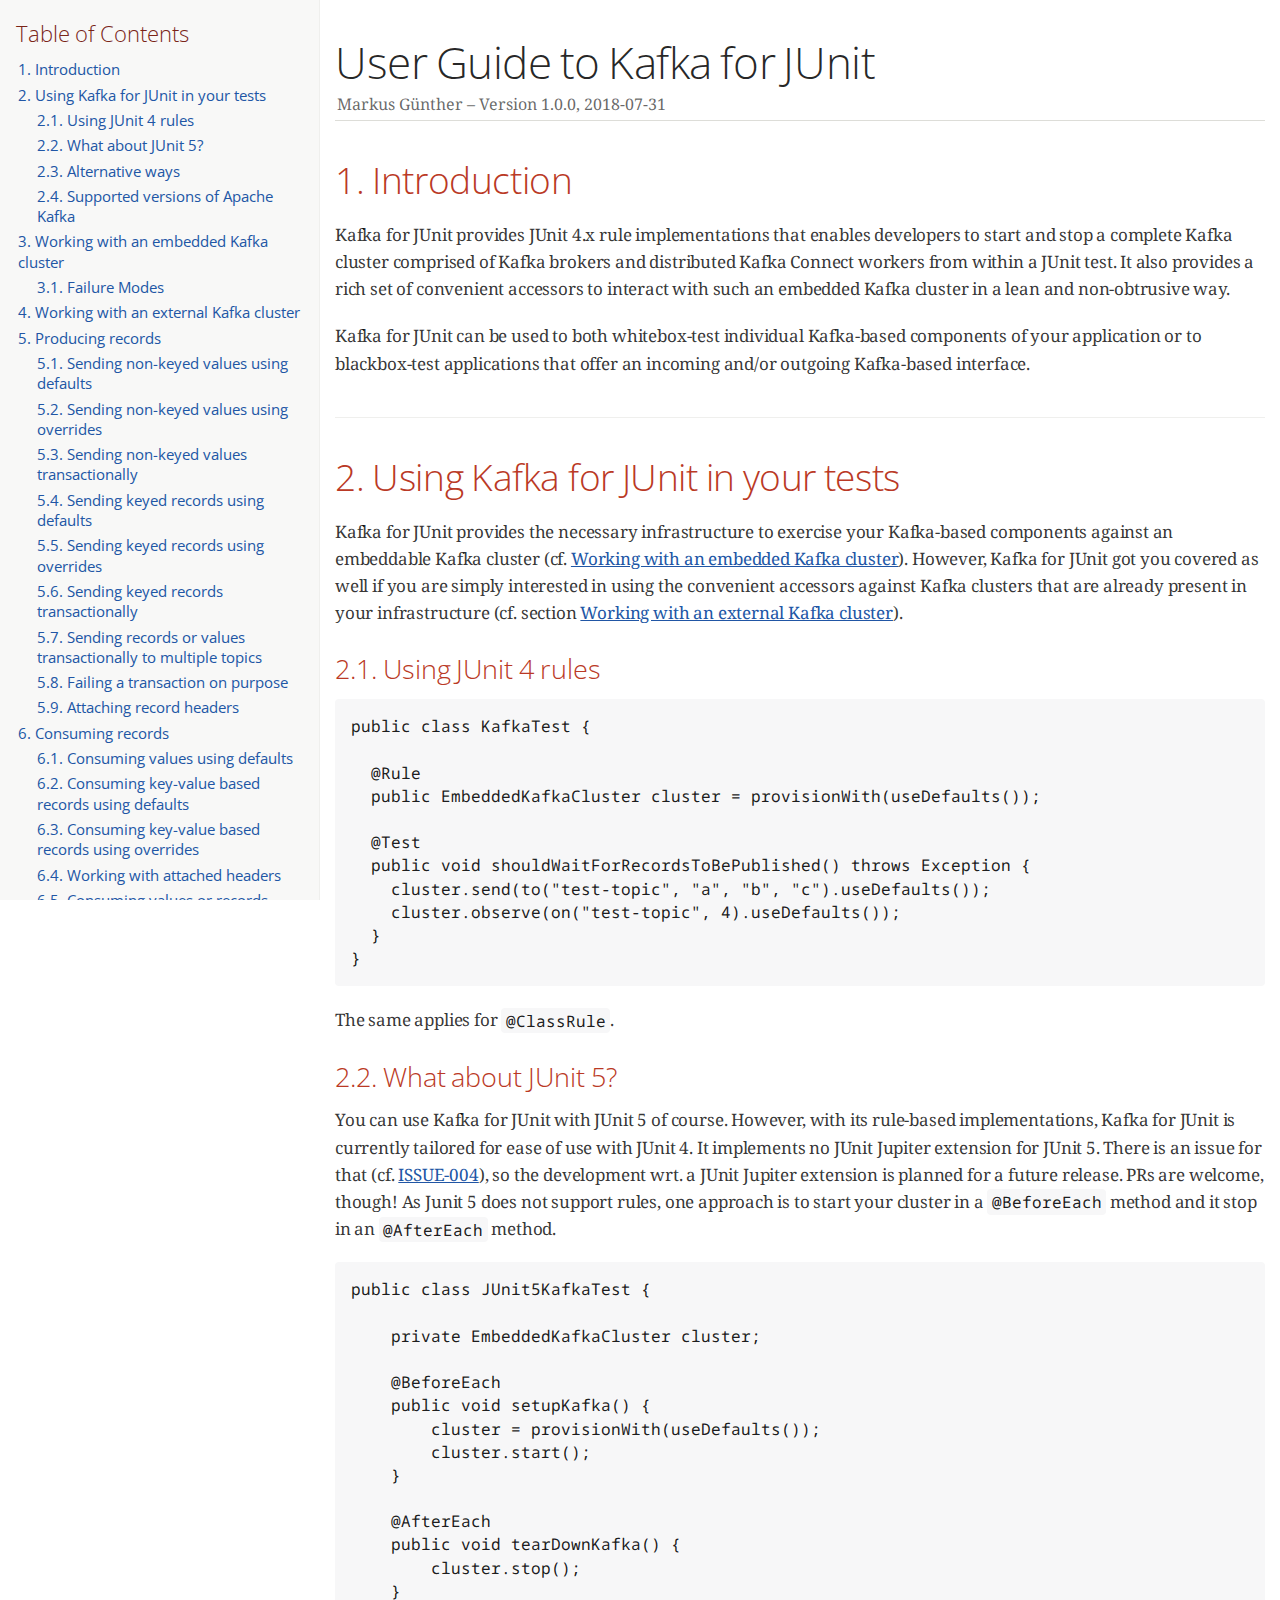
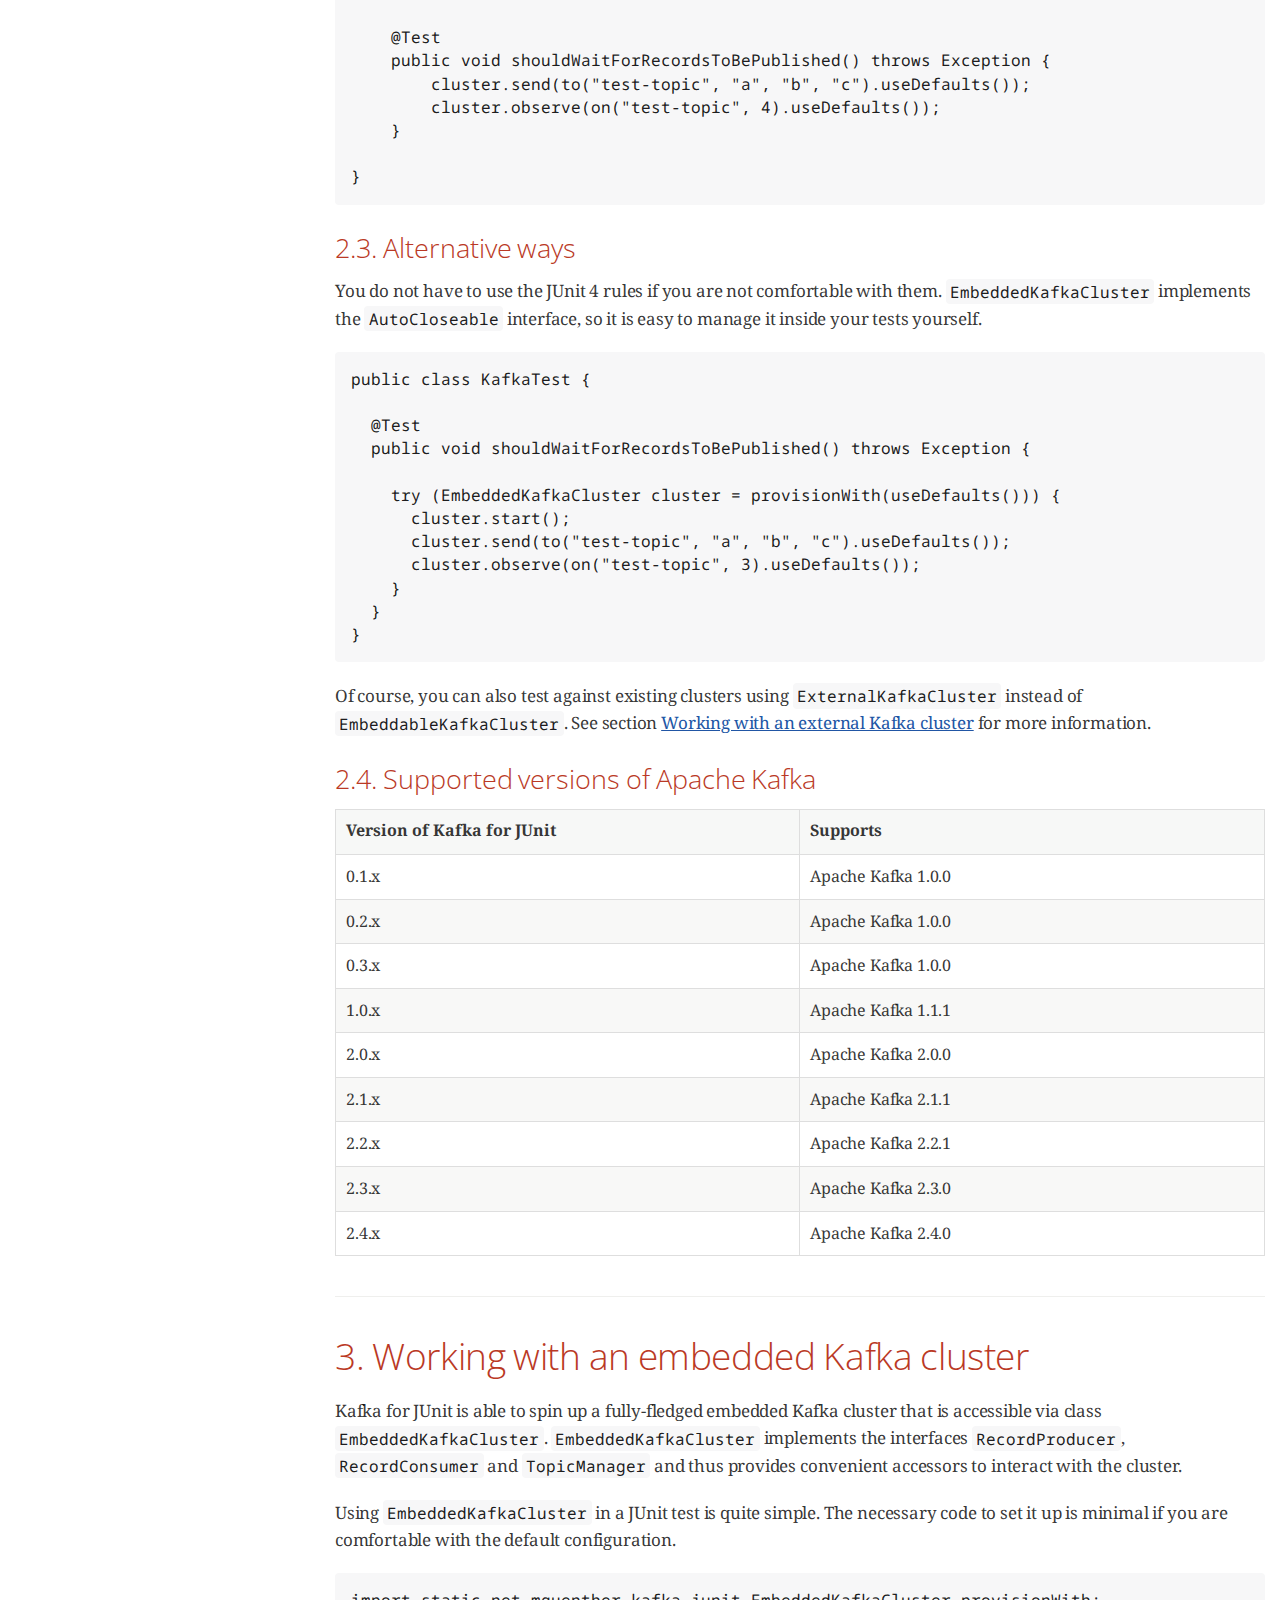
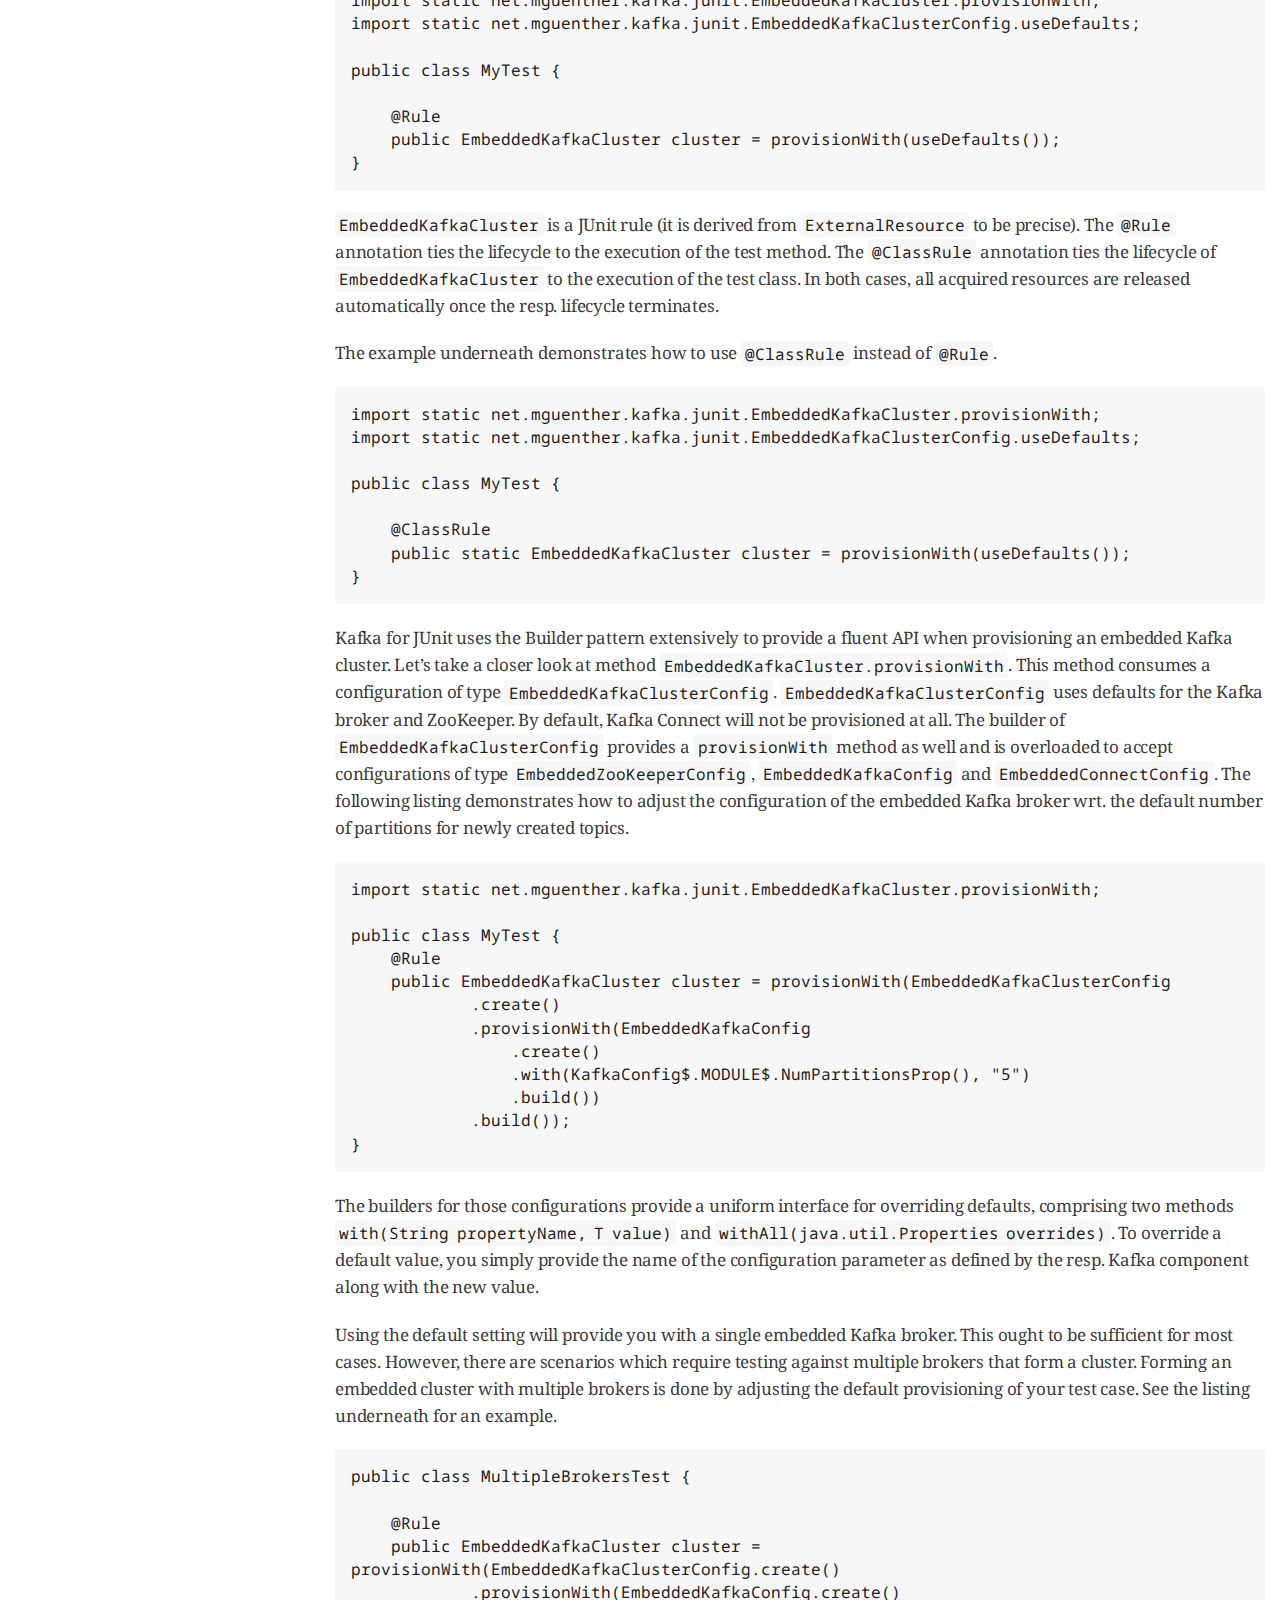
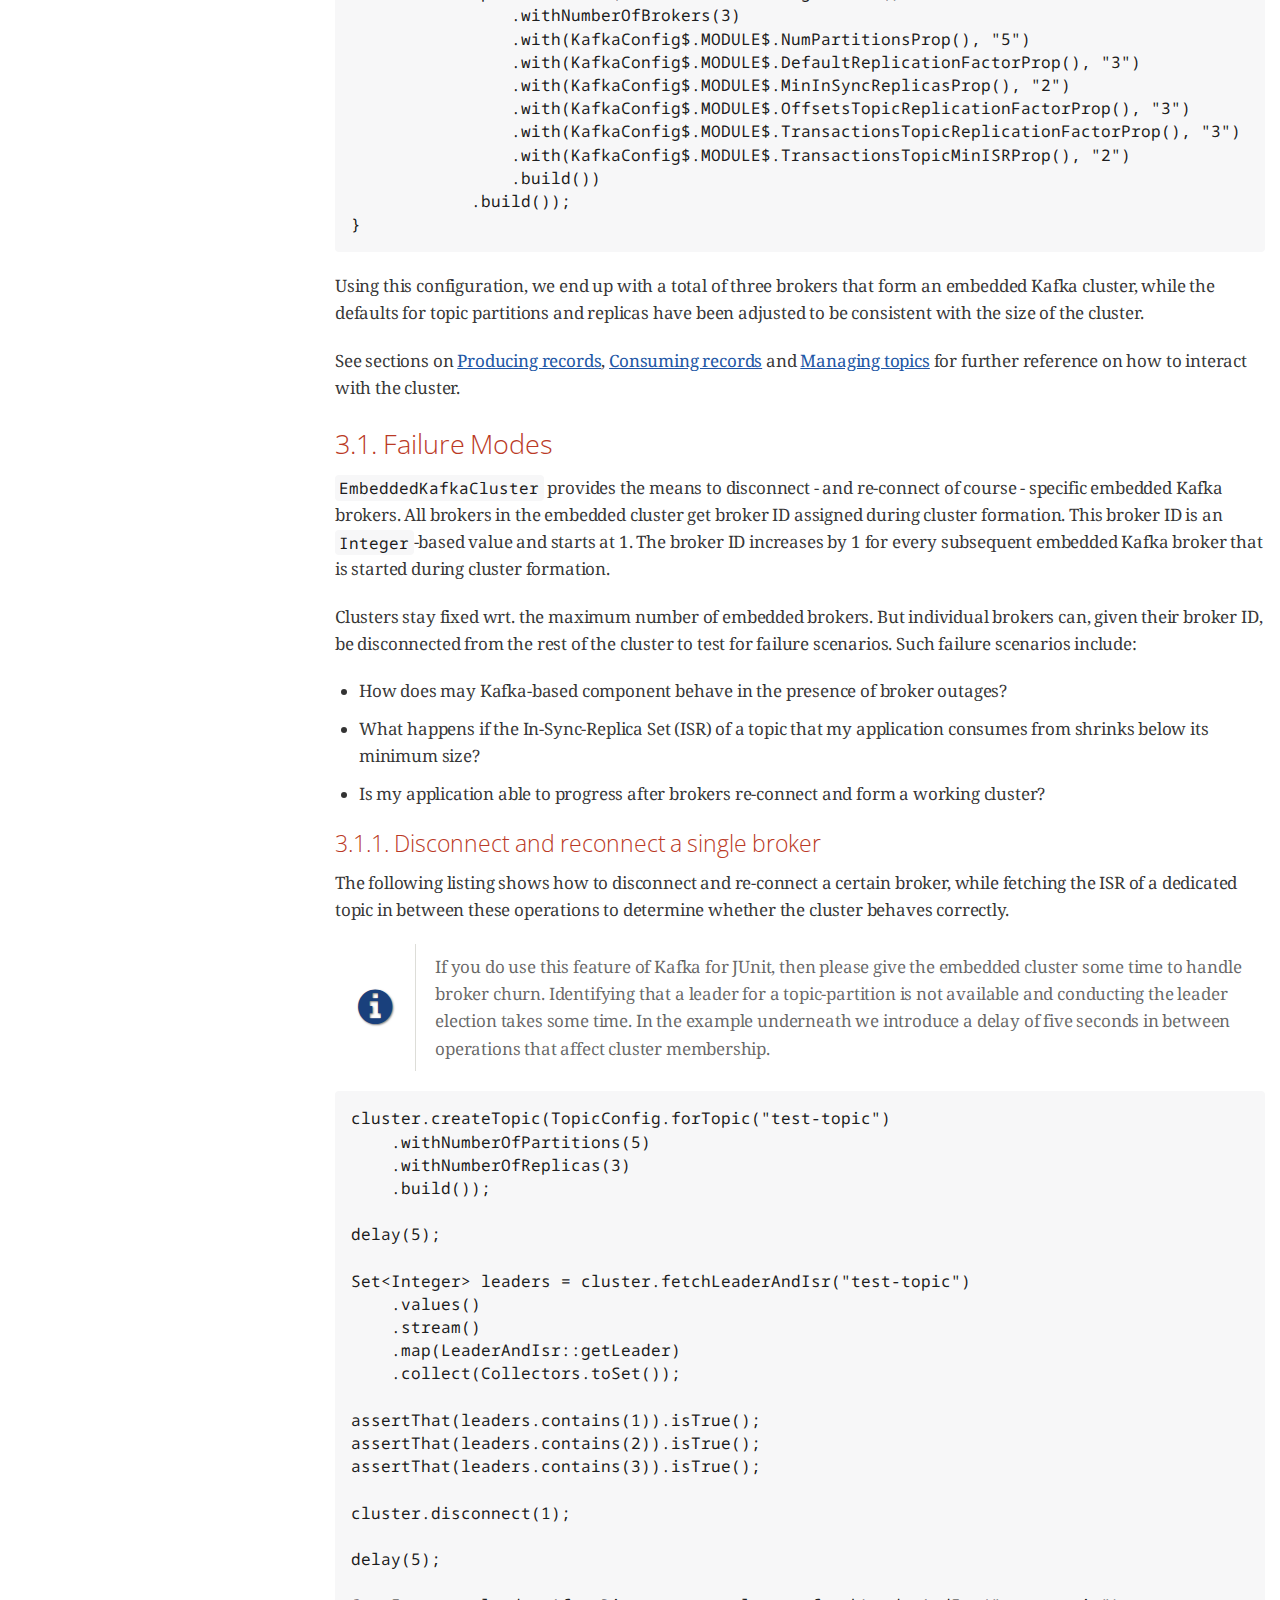
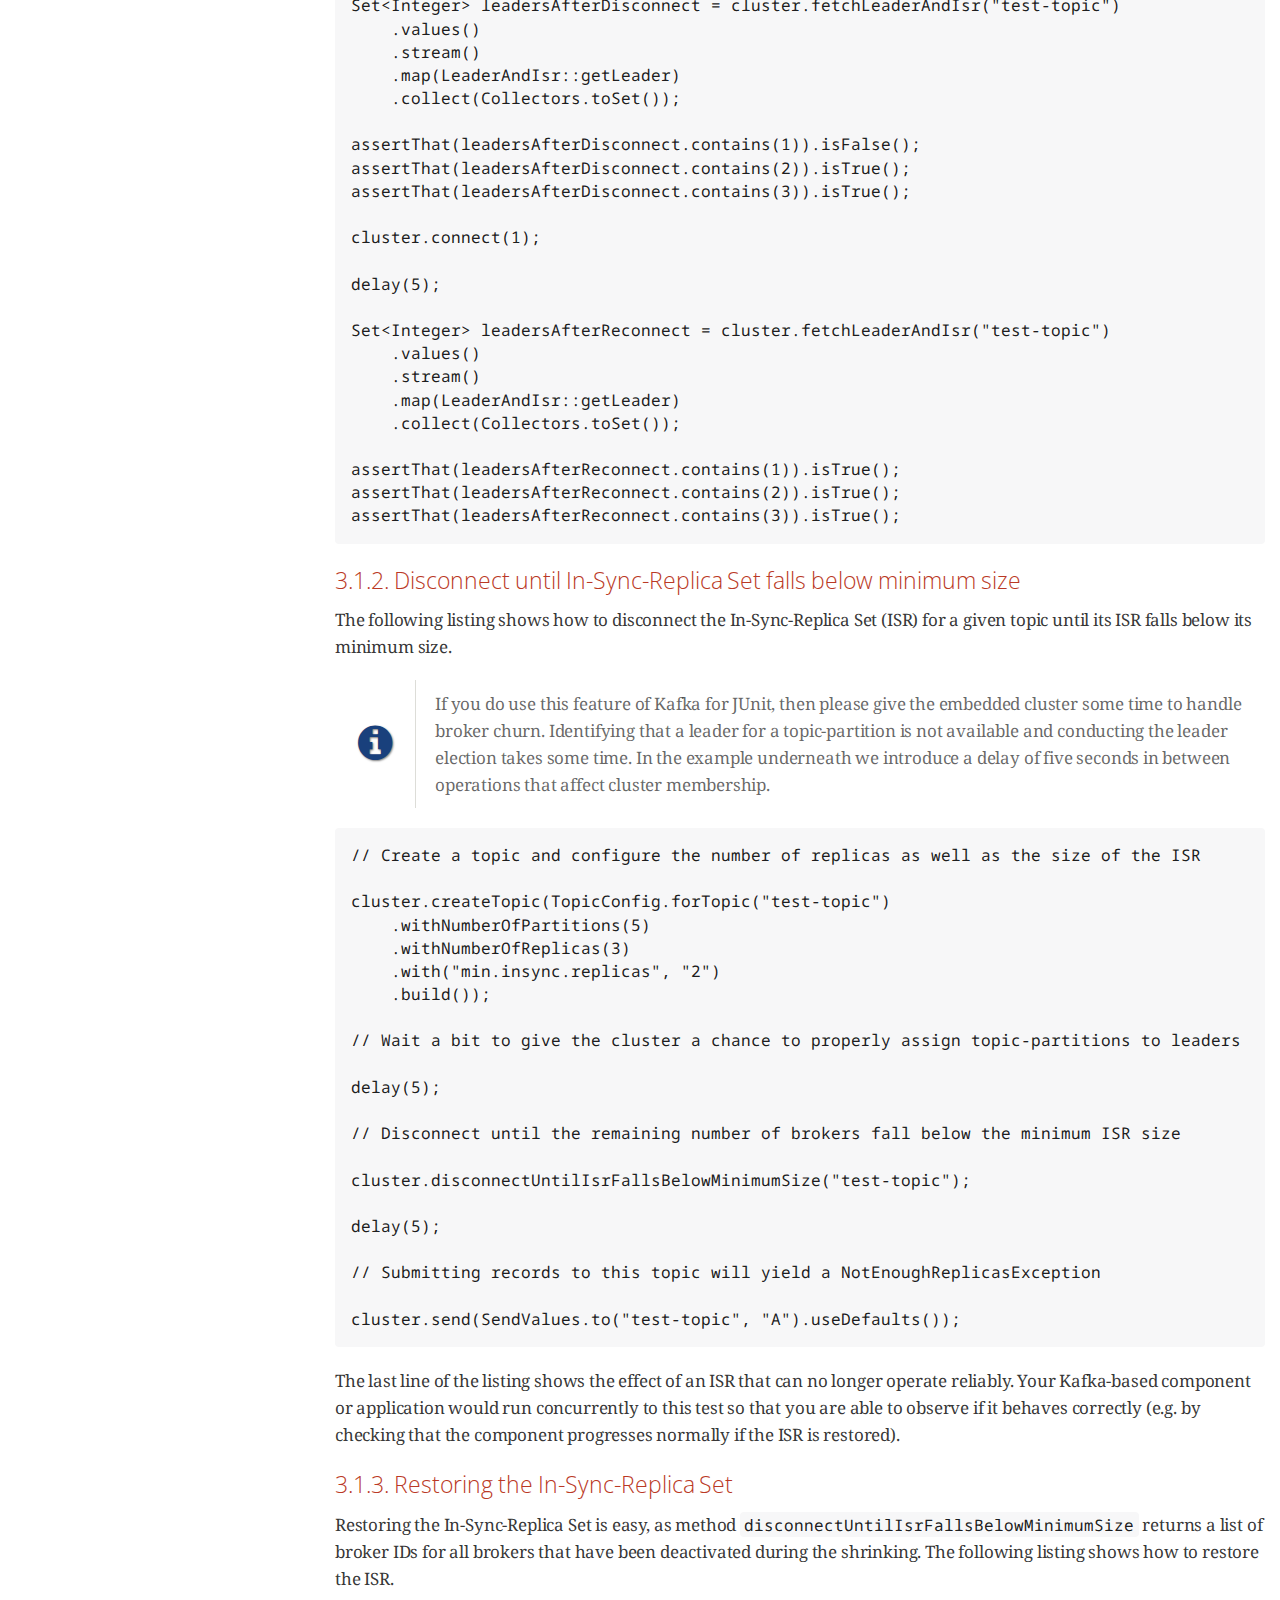
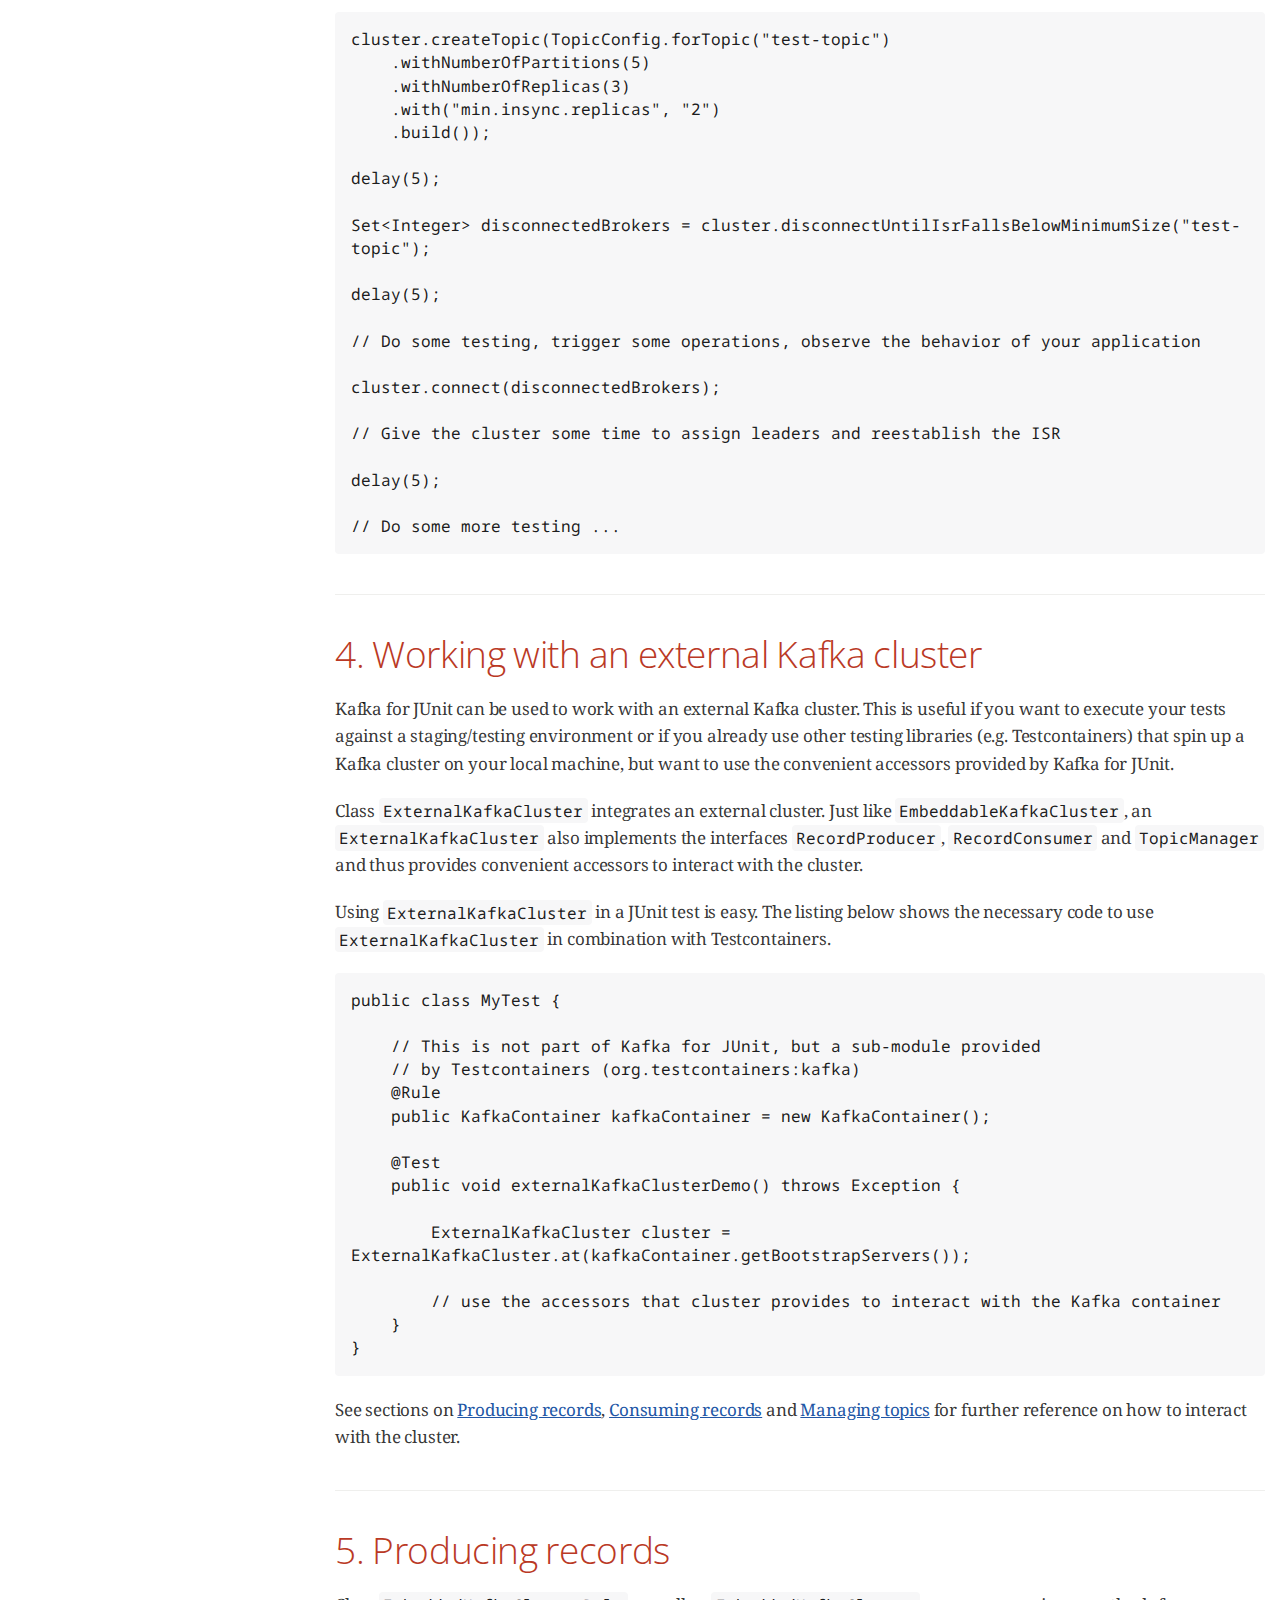
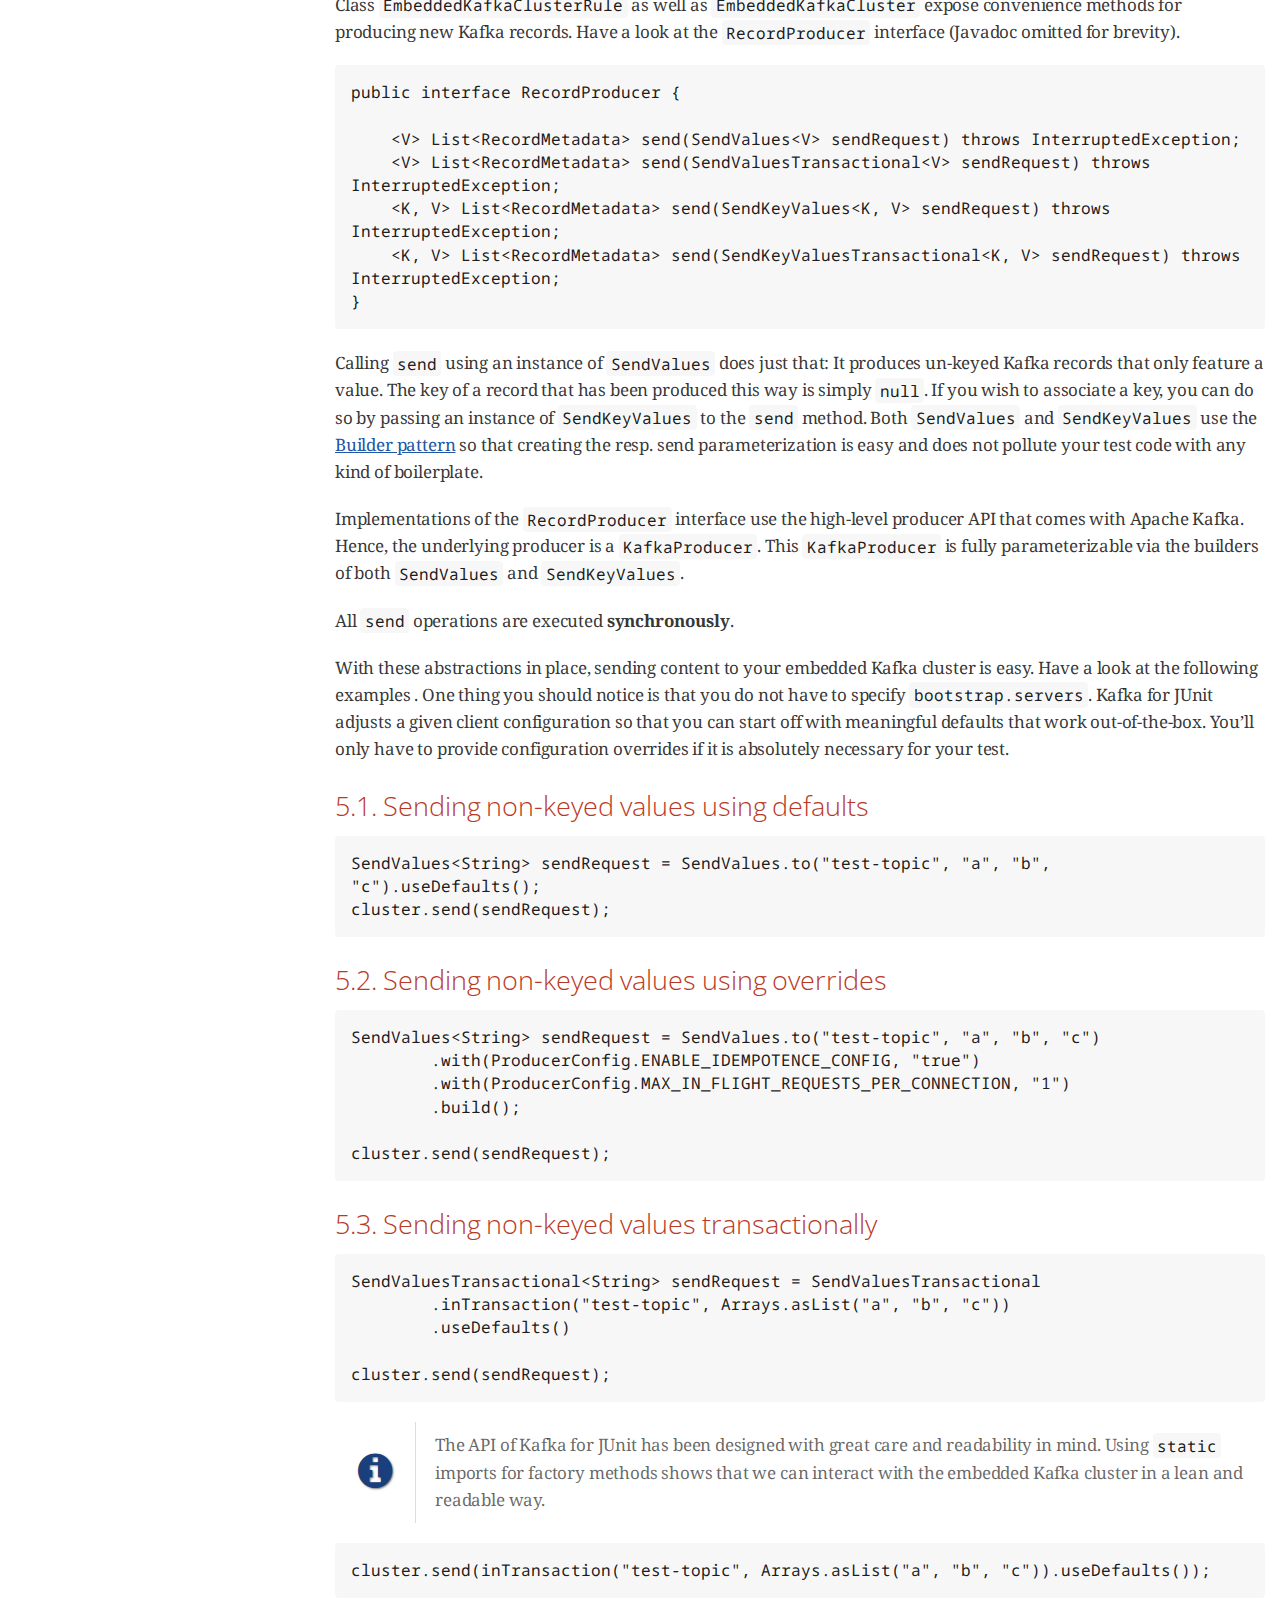
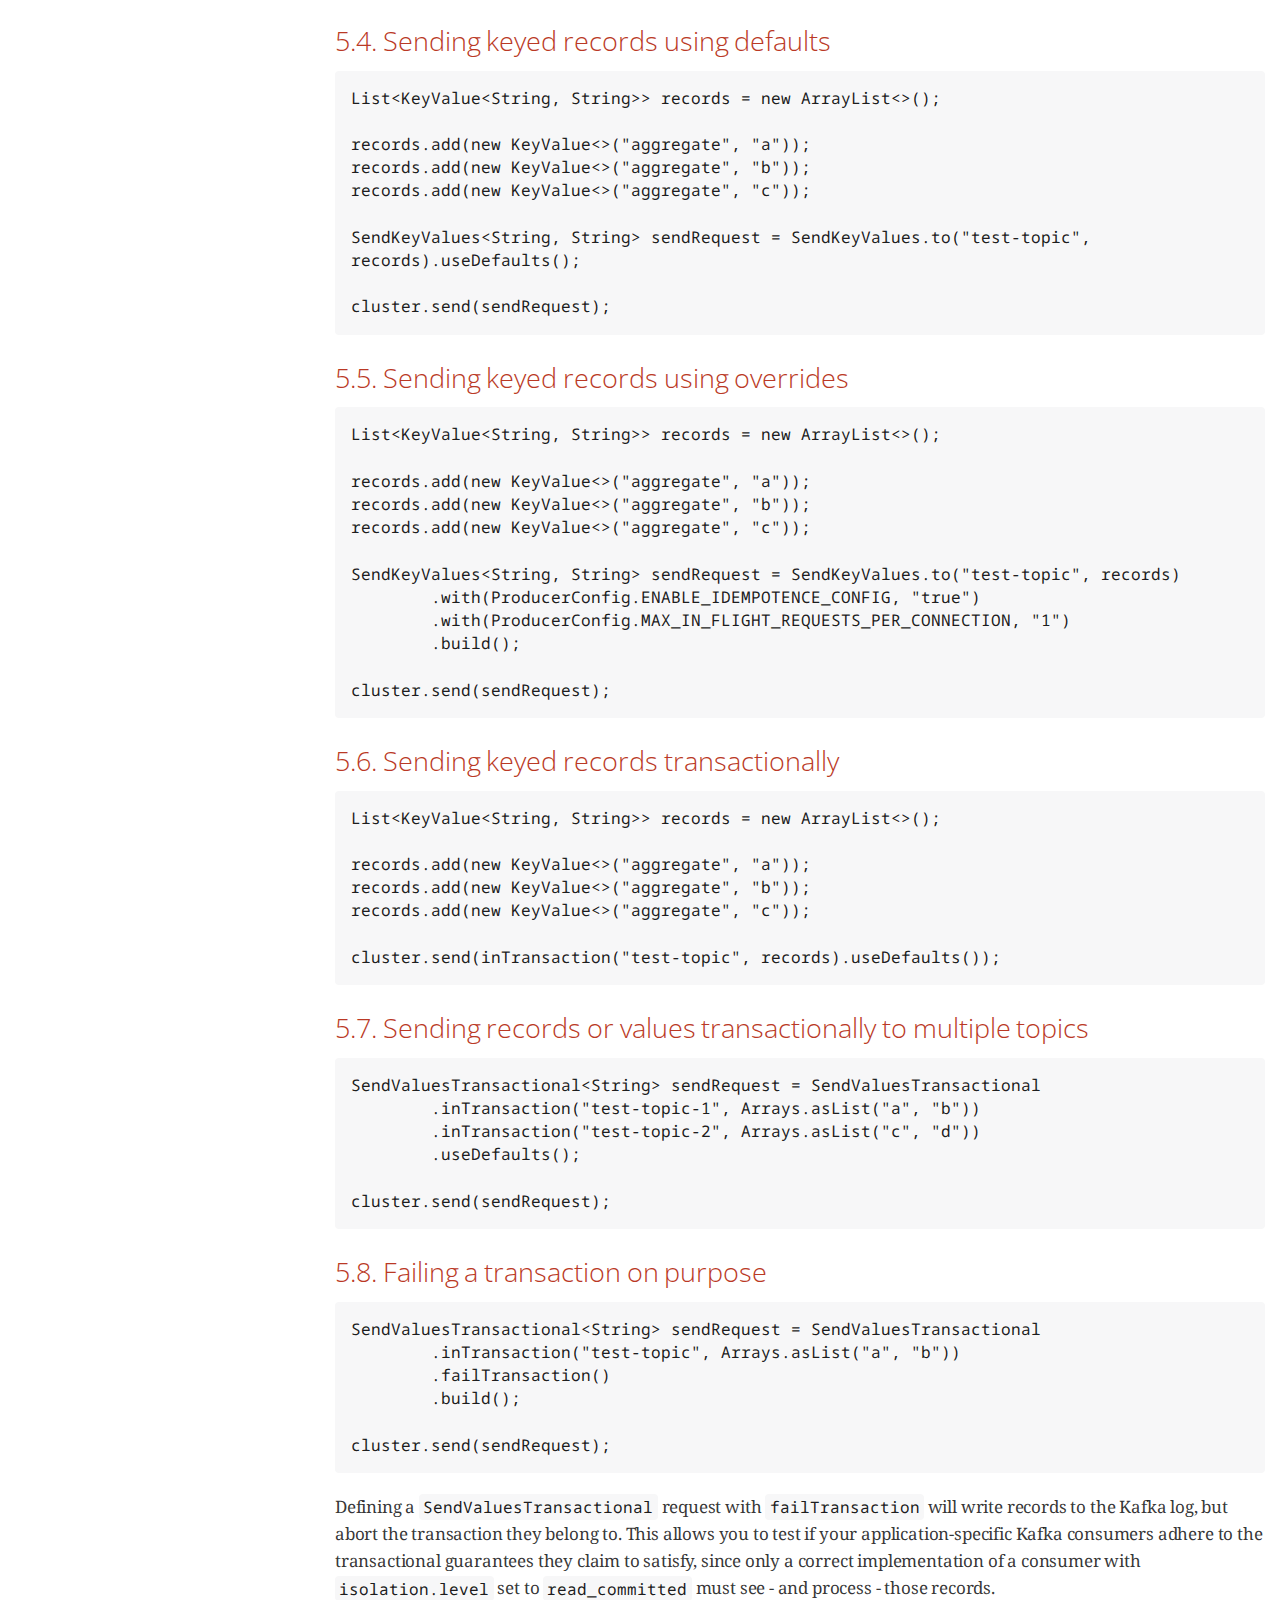
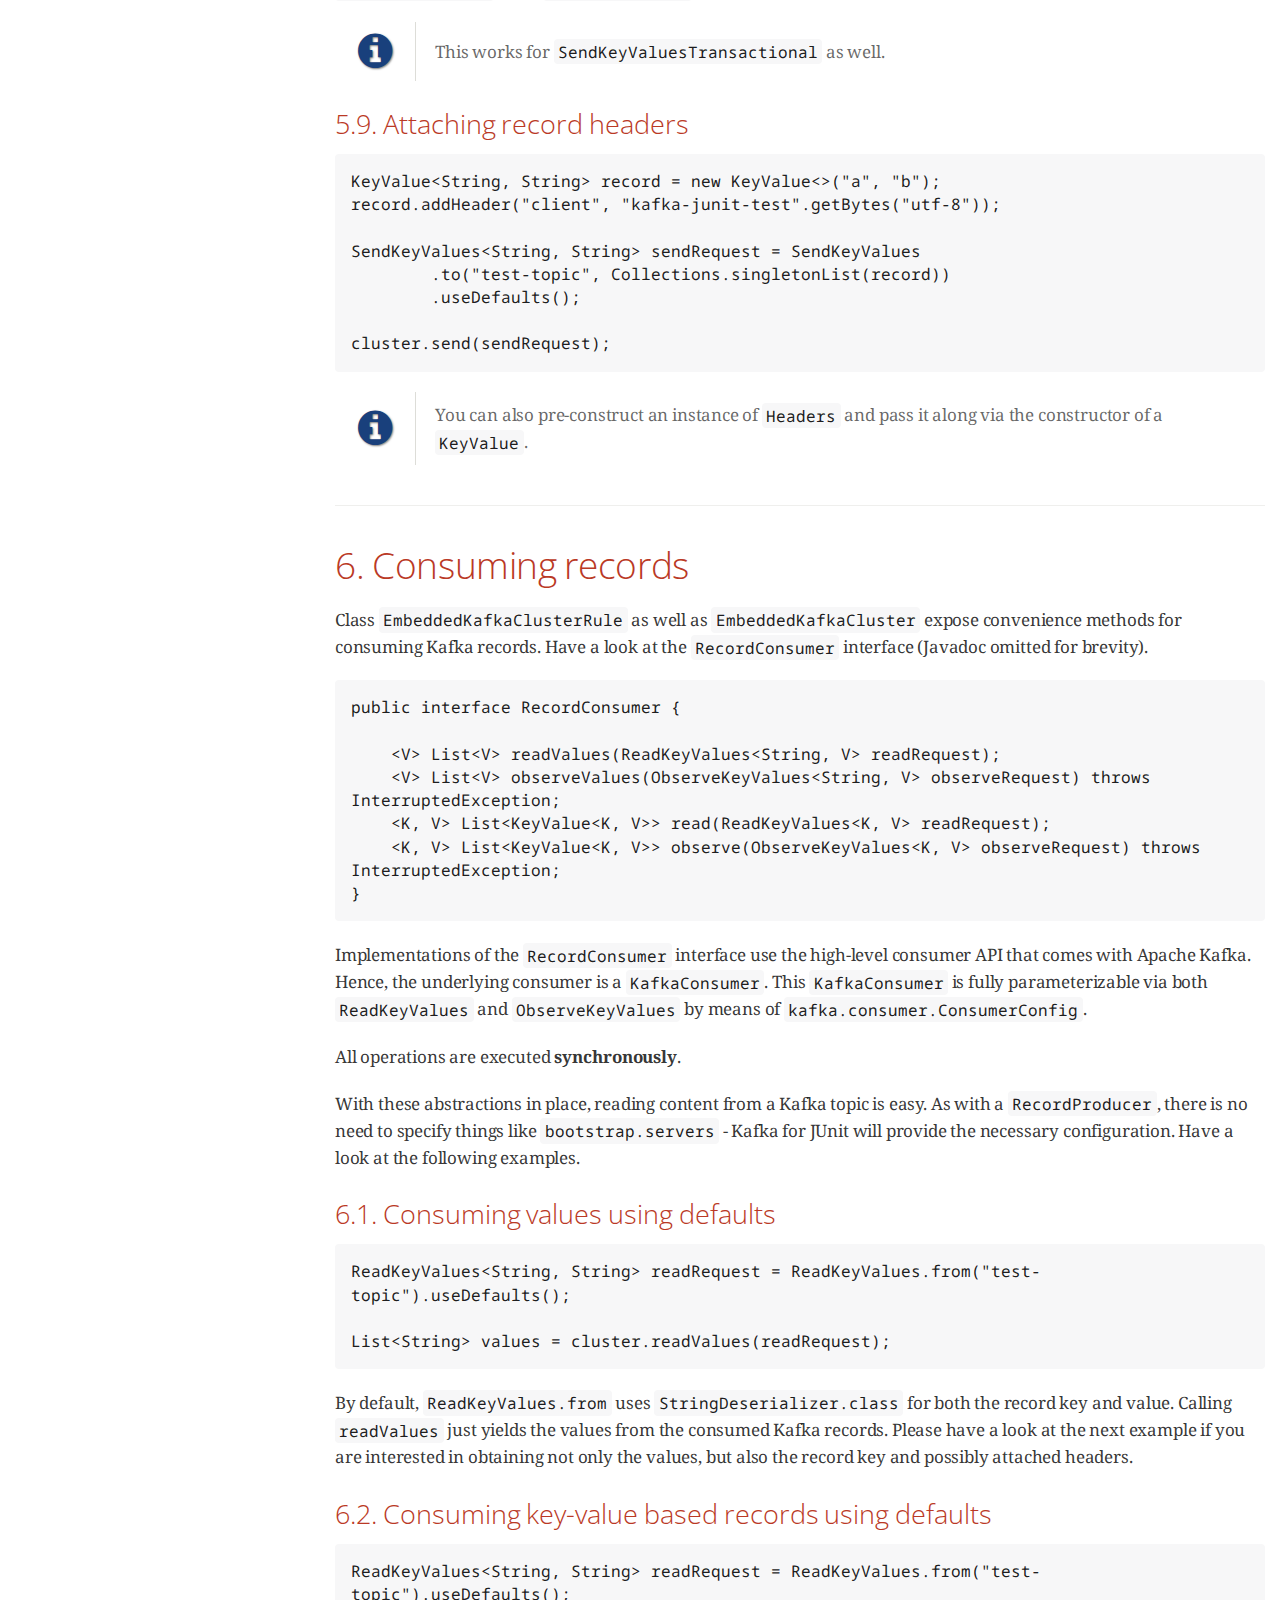
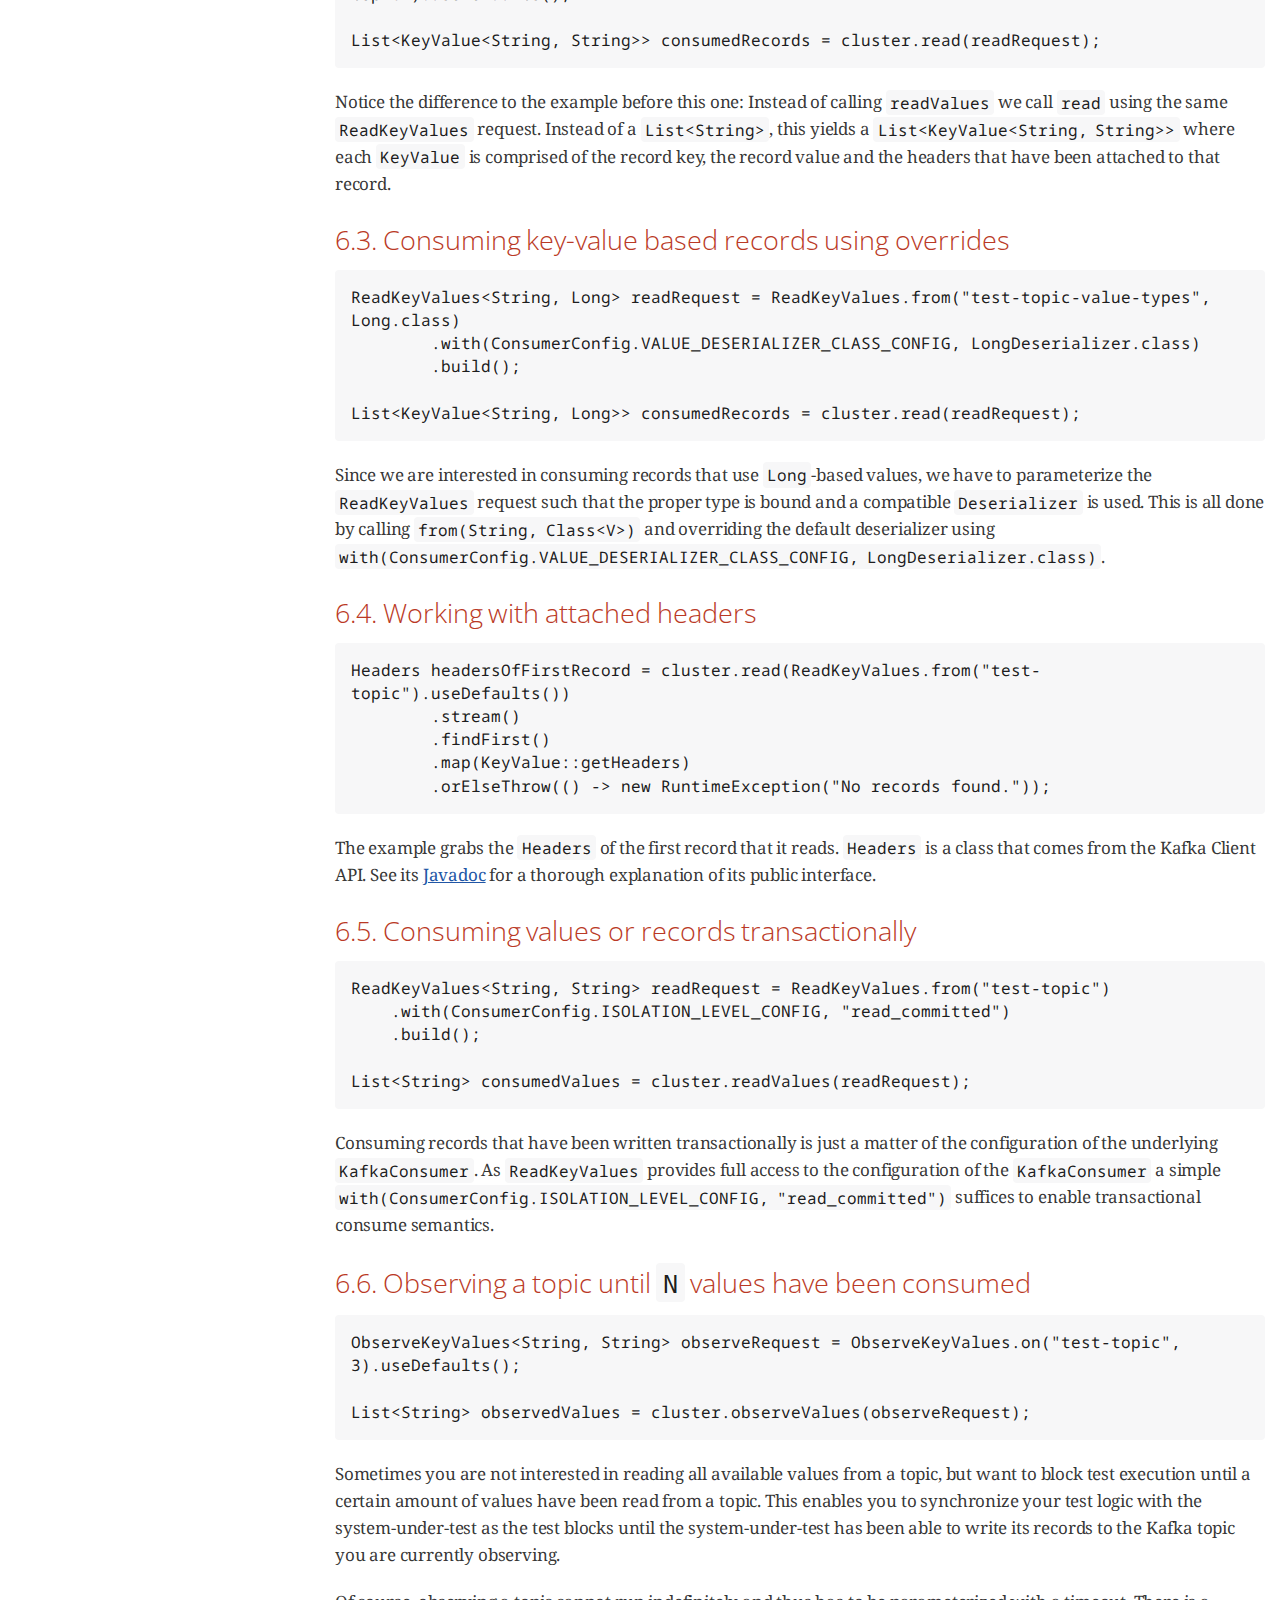
<file: index.html>
<!DOCTYPE html>
<html lang="en">
<head>
<meta charset="UTF-8">
<!--[if IE]><meta http-equiv="X-UA-Compatible" content="IE=edge"><![endif]-->
<meta name="viewport" content="width=device-width, initial-scale=1.0">
<meta name="generator" content="Asciidoctor 1.5.4">
<meta name="author" content="Markus Günther">
<title>User Guide to Kafka for JUnit</title>
<link rel="stylesheet" href="https://fonts.googleapis.com/css?family=Open+Sans:300,300italic,400,400italic,600,600italic%7CNoto+Serif:400,400italic,700,700italic%7CDroid+Sans+Mono:400,700">
<link rel="stylesheet" href="css//asciidoctor.css">
<link rel="stylesheet" href="https://cdnjs.cloudflare.com/ajax/libs/font-awesome/4.5.0/css/font-awesome.min.css">
</head>
<body class="book toc2 toc-left">
<div id="header">
<h1>User Guide to Kafka for JUnit</h1>
<div class="details">
<span id="author" class="author">Markus Günther</span><br>
<span id="revnumber">version 1.0.0,</span>
<span id="revdate">2018-07-31</span>
</div>
<div id="toc" class="toc2">
<div id="toctitle">Table of Contents</div>
<ul class="sectlevel1">
<li><a href="#section:introduction">1. Introduction</a></li>
<li><a href="#_using_kafka_for_junit_in_your_tests">2. Using Kafka for JUnit in your tests</a>
<ul class="sectlevel2">
<li><a href="#_using_junit_4_rules">2.1. Using JUnit 4 rules</a></li>
<li><a href="#_what_about_junit_5">2.2. What about JUnit 5?</a></li>
<li><a href="#_alternative_ways">2.3. Alternative ways</a></li>
<li><a href="#_supported_versions_of_apache_kafka">2.4. Supported versions of Apache Kafka</a></li>
</ul>
</li>
<li><a href="#section:embedded-kafka-cluster">3. Working with an embedded Kafka cluster</a>
<ul class="sectlevel2">
<li><a href="#_failure_modes">3.1. Failure Modes</a></li>
</ul>
</li>
<li><a href="#section:external-kafka-cluster">4. Working with an external Kafka cluster</a></li>
<li><a href="#section:producing-records">5. Producing records</a>
<ul class="sectlevel2">
<li><a href="#_sending_non_keyed_values_using_defaults">5.1. Sending non-keyed values using defaults</a></li>
<li><a href="#_sending_non_keyed_values_using_overrides">5.2. Sending non-keyed values using overrides</a></li>
<li><a href="#_sending_non_keyed_values_transactionally">5.3. Sending non-keyed values transactionally</a></li>
<li><a href="#_sending_keyed_records_using_defaults">5.4. Sending keyed records using defaults</a></li>
<li><a href="#_sending_keyed_records_using_overrides">5.5. Sending keyed records using overrides</a></li>
<li><a href="#_sending_keyed_records_transactionally">5.6. Sending keyed records transactionally</a></li>
<li><a href="#_sending_records_or_values_transactionally_to_multiple_topics">5.7. Sending records or values transactionally to multiple topics</a></li>
<li><a href="#_failing_a_transaction_on_purpose">5.8. Failing a transaction on purpose</a></li>
<li><a href="#_attaching_record_headers">5.9. Attaching record headers</a></li>
</ul>
</li>
<li><a href="#section:consuming-records">6. Consuming records</a>
<ul class="sectlevel2">
<li><a href="#_consuming_values_using_defaults">6.1. Consuming values using defaults</a></li>
<li><a href="#_consuming_key_value_based_records_using_defaults">6.2. Consuming key-value based records using defaults</a></li>
<li><a href="#_consuming_key_value_based_records_using_overrides">6.3. Consuming key-value based records using overrides</a></li>
<li><a href="#_working_with_attached_headers">6.4. Working with attached headers</a></li>
<li><a href="#_consuming_values_or_records_transactionally">6.5. Consuming values or records transactionally</a></li>
<li><a href="#_observing_a_topic_until_code_n_code_values_have_been_consumed">6.6. Observing a topic until <code>N</code> values have been consumed</a></li>
<li><a href="#_observing_a_topic_until_code_n_code_records_have_been_consumed">6.7. Observing a topic until <code>N</code> records have been consumed</a></li>
<li><a href="#_using_key_filters_when_consuming_or_observing_a_topic">6.8. Using key filters when consuming or observing a topic</a></li>
<li><a href="#_using_value_filters_when_consuming_or_observing_a_topic">6.9. Using value filters when consuming or observing a topic</a></li>
<li><a href="#_using_header_filters_when_consuming_or_observing_a_topic">6.10. Using header filters when consuming or observing a topic</a></li>
<li><a href="#_obtaining_metadata_per_record">6.11. Obtaining metadata per-record</a></li>
<li><a href="#_seeking_to_a_dedicated_offset_of_a_topic_partition">6.12. Seeking to a dedicated offset of a topic-partition</a></li>
</ul>
</li>
<li><a href="#section:managing-topics">7. Managing topics</a>
<ul class="sectlevel2">
<li><a href="#_creating_a_topic">7.1. Creating a topic</a></li>
<li><a href="#_deleting_a_topic">7.2. Deleting a topic</a></li>
<li><a href="#_determine_whether_a_topic_exists">7.3. Determine whether a topic exists</a></li>
<li><a href="#_retrieving_the_leader_and_the_in_sync_replica_set_isr">7.4. Retrieving the leader and the In-Sync-Replica Set (ISR)</a></li>
<li><a href="#_retrieving_the_topic_configuration_remotely">7.5. Retrieving the topic configuration remotely</a></li>
</ul>
</li>
<li><a href="#section:colophon">8. License</a></li>
</ul>
</div>
</div>
<div id="content">
<div class="sect1">
<h2 id="section:introduction">1. Introduction</h2>
<div class="sectionbody">
<div class="paragraph">
<p>Kafka for JUnit provides JUnit 4.x rule implementations that enables developers to start and stop a complete Kafka cluster comprised of Kafka brokers and distributed Kafka Connect workers from within a JUnit test. It also provides a rich set of convenient accessors to interact with such an embedded Kafka cluster in a lean and non-obtrusive way.</p>
</div>
<div class="paragraph">
<p>Kafka for JUnit can be used to both whitebox-test individual Kafka-based components of your application or to blackbox-test applications that offer an incoming and/or outgoing Kafka-based interface.</p>
</div>
</div>
</div>
<div class="sect1">
<h2 id="_using_kafka_for_junit_in_your_tests">2. Using Kafka for JUnit in your tests</h2>
<div class="sectionbody">
<div class="paragraph">
<p>Kafka for JUnit provides the necessary infrastructure to exercise your Kafka-based components against an embeddable Kafka cluster (cf. <a href="#section:embedded-kafka-cluster">Working with an embedded Kafka cluster</a>). However, Kafka for JUnit got you covered as well if you are simply interested in using the convenient accessors against Kafka clusters that are already present in your infrastructure (cf. section <a href="#section:external-kafka-cluster">Working with an external Kafka cluster</a>).</p>
</div>
<div class="sect2">
<h3 id="_using_junit_4_rules">2.1. Using JUnit 4 rules</h3>
<div class="listingblock">
<div class="content">
<pre class="highlight"><code class="language-java" data-lang="java">public class KafkaTest {

  @Rule
  public EmbeddedKafkaCluster cluster = provisionWith(useDefaults());

  @Test
  public void shouldWaitForRecordsToBePublished() throws Exception {
    cluster.send(to("test-topic", "a", "b", "c").useDefaults());
    cluster.observe(on("test-topic", 4).useDefaults());
  }
}</code></pre>
</div>
</div>
<div class="paragraph">
<p>The same applies for <code>@ClassRule</code>.</p>
</div>
</div>
<div class="sect2">
<h3 id="_what_about_junit_5">2.2. What about JUnit 5?</h3>
<div class="paragraph">
<p>You can use Kafka for JUnit with JUnit 5 of course. However, with its rule-based implementations, Kafka for JUnit is currently tailored for ease of use with JUnit 4. It implements no JUnit Jupiter extension for JUnit 5. There is an issue for that (cf. <a href="https://github.com/mguenther/kafka-junit/issues/4">ISSUE-004</a>), so the development wrt. a JUnit Jupiter extension is planned for a future release. PRs are welcome, though!
As Junit 5 does not support rules, one approach is to start your cluster in a <code>@BeforeEach</code> method and it stop in an <code>@AfterEach</code> method.</p>
</div>
<div class="listingblock">
<div class="content">
<pre class="highlight"><code class="language-java" data-lang="java">public class JUnit5KafkaTest {

    private EmbeddedKafkaCluster cluster;

    @BeforeEach
    public void setupKafka() {
        cluster = provisionWith(useDefaults());
        cluster.start();
    }

    @AfterEach
    public void tearDownKafka() {
        cluster.stop();
    }

    @Test
    public void shouldWaitForRecordsToBePublished() throws Exception {
        cluster.send(to("test-topic", "a", "b", "c").useDefaults());
        cluster.observe(on("test-topic", 4).useDefaults());
    }

}</code></pre>
</div>
</div>
</div>
<div class="sect2">
<h3 id="_alternative_ways">2.3. Alternative ways</h3>
<div class="paragraph">
<p>You do not have to use the JUnit 4 rules if you are not comfortable with them. <code>EmbeddedKafkaCluster</code> implements the <code>AutoCloseable</code> interface, so it is easy to manage it inside your tests yourself.</p>
</div>
<div class="listingblock">
<div class="content">
<pre class="highlight"><code class="language-java" data-lang="java">public class KafkaTest {

  @Test
  public void shouldWaitForRecordsToBePublished() throws Exception {

    try (EmbeddedKafkaCluster cluster = provisionWith(useDefaults())) {
      cluster.start();
      cluster.send(to("test-topic", "a", "b", "c").useDefaults());
      cluster.observe(on("test-topic", 3).useDefaults());
    }
  }
}</code></pre>
</div>
</div>
<div class="paragraph">
<p>Of course, you can also test against existing clusters using <code>ExternalKafkaCluster</code> instead of <code>EmbeddableKafkaCluster</code>. See section <a href="#section:external-kafka-cluster">Working with an external Kafka cluster</a> for more information.</p>
</div>
</div>
<div class="sect2">
<h3 id="_supported_versions_of_apache_kafka">2.4. Supported versions of Apache Kafka</h3>
<table class="tableblock frame-all grid-all spread">
<colgroup>
<col style="width: 50%;">
<col style="width: 50%;">
</colgroup>
<thead>
<tr>
<th class="tableblock halign-left valign-top">Version of Kafka for JUnit</th>
<th class="tableblock halign-left valign-top">Supports</th>
</tr>
</thead>
<tbody>
<tr>
<td class="tableblock halign-left valign-top"><p class="tableblock">0.1.x</p></td>
<td class="tableblock halign-left valign-top"><p class="tableblock">Apache Kafka 1.0.0</p></td>
</tr>
<tr>
<td class="tableblock halign-left valign-top"><p class="tableblock">0.2.x</p></td>
<td class="tableblock halign-left valign-top"><p class="tableblock">Apache Kafka 1.0.0</p></td>
</tr>
<tr>
<td class="tableblock halign-left valign-top"><p class="tableblock">0.3.x</p></td>
<td class="tableblock halign-left valign-top"><p class="tableblock">Apache Kafka 1.0.0</p></td>
</tr>
<tr>
<td class="tableblock halign-left valign-top"><p class="tableblock">1.0.x</p></td>
<td class="tableblock halign-left valign-top"><p class="tableblock">Apache Kafka 1.1.1</p></td>
</tr>
<tr>
<td class="tableblock halign-left valign-top"><p class="tableblock">2.0.x</p></td>
<td class="tableblock halign-left valign-top"><p class="tableblock">Apache Kafka 2.0.0</p></td>
</tr>
<tr>
<td class="tableblock halign-left valign-top"><p class="tableblock">2.1.x</p></td>
<td class="tableblock halign-left valign-top"><p class="tableblock">Apache Kafka 2.1.1</p></td>
</tr>
<tr>
<td class="tableblock halign-left valign-top"><p class="tableblock">2.2.x</p></td>
<td class="tableblock halign-left valign-top"><p class="tableblock">Apache Kafka 2.2.1</p></td>
</tr>
<tr>
<td class="tableblock halign-left valign-top"><p class="tableblock">2.3.x</p></td>
<td class="tableblock halign-left valign-top"><p class="tableblock">Apache Kafka 2.3.0</p></td>
</tr>
<tr>
<td class="tableblock halign-left valign-top"><p class="tableblock">2.4.x</p></td>
<td class="tableblock halign-left valign-top"><p class="tableblock">Apache Kafka 2.4.0</p></td>
</tr>
</tbody>
</table>
</div>
</div>
</div>
<div class="sect1">
<h2 id="section:embedded-kafka-cluster">3. Working with an embedded Kafka cluster</h2>
<div class="sectionbody">
<div class="paragraph">
<p>Kafka for JUnit is able to spin up a fully-fledged embedded Kafka cluster that is accessible via class <code>EmbeddedKafkaCluster</code>. <code>EmbeddedKafkaCluster</code> implements the interfaces <code>RecordProducer</code>, <code>RecordConsumer</code> and <code>TopicManager</code> and thus provides convenient accessors to interact with the cluster.</p>
</div>
<div class="paragraph">
<p>Using <code>EmbeddedKafkaCluster</code> in a JUnit test is quite simple. The necessary code to set it up is minimal if you are comfortable with the default configuration.</p>
</div>
<div class="listingblock">
<div class="content">
<pre class="highlight"><code class="language-java" data-lang="java">import static net.mguenther.kafka.junit.EmbeddedKafkaCluster.provisionWith;
import static net.mguenther.kafka.junit.EmbeddedKafkaClusterConfig.useDefaults;

public class MyTest {

    @Rule
    public EmbeddedKafkaCluster cluster = provisionWith(useDefaults());
}</code></pre>
</div>
</div>
<div class="paragraph">
<p><code>EmbeddedKafkaCluster</code> is a JUnit rule (it is derived from <code>ExternalResource</code> to be precise). The <code>@Rule</code> annotation ties the lifecycle to the execution of the test method. The <code>@ClassRule</code> annotation ties the lifecycle of <code>EmbeddedKafkaCluster</code> to the execution of the test class. In both cases, all acquired resources are released automatically once the resp. lifecycle terminates.</p>
</div>
<div class="paragraph">
<p>The example underneath demonstrates how to use <code>@ClassRule</code> instead of <code>@Rule</code>.</p>
</div>
<div class="listingblock">
<div class="content">
<pre class="highlight"><code class="language-java" data-lang="java">import static net.mguenther.kafka.junit.EmbeddedKafkaCluster.provisionWith;
import static net.mguenther.kafka.junit.EmbeddedKafkaClusterConfig.useDefaults;

public class MyTest {

    @ClassRule
    public static EmbeddedKafkaCluster cluster = provisionWith(useDefaults());
}</code></pre>
</div>
</div>
<div class="paragraph">
<p>Kafka for JUnit uses the Builder pattern extensively to provide a fluent API when provisioning an embedded Kafka cluster. Let&#8217;s take a closer look at method <code>EmbeddedKafkaCluster.provisionWith</code>. This method consumes a configuration of type <code>EmbeddedKafkaClusterConfig</code>. <code>EmbeddedKafkaClusterConfig</code> uses defaults for the Kafka broker and ZooKeeper. By default, Kafka Connect will not be provisioned at all. The builder of <code>EmbeddedKafkaClusterConfig</code> provides a <code>provisionWith</code> method as well and is overloaded to accept configurations of type <code>EmbeddedZooKeeperConfig</code>, <code>EmbeddedKafkaConfig</code> and <code>EmbeddedConnectConfig</code>. The following listing demonstrates how to adjust the configuration of the embedded Kafka broker wrt. the default number of partitions for newly created topics.</p>
</div>
<div class="listingblock">
<div class="content">
<pre class="highlight"><code class="language-java" data-lang="java">import static net.mguenther.kafka.junit.EmbeddedKafkaCluster.provisionWith;

public class MyTest {
    @Rule
    public EmbeddedKafkaCluster cluster = provisionWith(EmbeddedKafkaClusterConfig
            .create()
            .provisionWith(EmbeddedKafkaConfig
                .create()
                .with(KafkaConfig$.MODULE$.NumPartitionsProp(), "5")
                .build())
            .build());
}</code></pre>
</div>
</div>
<div class="paragraph">
<p>The builders for those configurations provide a uniform interface for overriding defaults, comprising two methods <code>with(String propertyName, T value)</code> and <code>withAll(java.util.Properties overrides)</code>. To override a default value, you simply provide the name of the configuration parameter as defined by the resp. Kafka component along with the new value.</p>
</div>
<div class="paragraph">
<p>Using the default setting will provide you with a single embedded Kafka broker. This ought to be sufficient for most cases. However, there are scenarios which require testing against multiple brokers that form a cluster. Forming an embedded cluster with multiple brokers is done by adjusting the default provisioning of your test case. See the listing underneath for an example.</p>
</div>
<div class="listingblock">
<div class="content">
<pre class="highlight"><code class="language-java" data-lang="java">public class MultipleBrokersTest {

    @Rule
    public EmbeddedKafkaCluster cluster = provisionWith(EmbeddedKafkaClusterConfig.create()
            .provisionWith(EmbeddedKafkaConfig.create()
                .withNumberOfBrokers(3)
                .with(KafkaConfig$.MODULE$.NumPartitionsProp(), "5")
                .with(KafkaConfig$.MODULE$.DefaultReplicationFactorProp(), "3")
                .with(KafkaConfig$.MODULE$.MinInSyncReplicasProp(), "2")
                .with(KafkaConfig$.MODULE$.OffsetsTopicReplicationFactorProp(), "3")
                .with(KafkaConfig$.MODULE$.TransactionsTopicReplicationFactorProp(), "3")
                .with(KafkaConfig$.MODULE$.TransactionsTopicMinISRProp(), "2")
                .build())
            .build());
}</code></pre>
</div>
</div>
<div class="paragraph">
<p>Using this configuration, we end up with a total of three brokers that form an embedded Kafka cluster, while the defaults for topic partitions and replicas have been adjusted to be consistent with the size of the cluster.</p>
</div>
<div class="paragraph">
<p>See sections on <a href="#section:producing-records">Producing records</a>, <a href="#section:consuming-records">Consuming records</a> and <a href="#section:managing-topics">Managing topics</a> for further reference on how to interact with the cluster.</p>
</div>
<div class="sect2">
<h3 id="_failure_modes">3.1. Failure Modes</h3>
<div class="paragraph">
<p><code>EmbeddedKafkaCluster</code> provides the means to disconnect - and re-connect of course - specific embedded Kafka brokers. All brokers in the embedded cluster get broker ID assigned during cluster formation. This broker ID is an <code>Integer</code>-based value and starts at 1. The broker ID increases by 1 for every subsequent embedded Kafka broker that is started during cluster formation.</p>
</div>
<div class="paragraph">
<p>Clusters stay fixed wrt. the maximum number of embedded brokers. But individual brokers can, given their broker ID, be disconnected from the rest of the cluster to test for failure scenarios. Such failure scenarios include:</p>
</div>
<div class="ulist">
<ul>
<li>
<p>How does may Kafka-based component behave in the presence of broker outages?</p>
</li>
<li>
<p>What happens if the In-Sync-Replica Set (ISR) of a topic that my application consumes from shrinks below its minimum size?</p>
</li>
<li>
<p>Is my application able to progress after brokers re-connect and form a working cluster?</p>
</li>
</ul>
</div>
<div class="sect3">
<h4 id="_disconnect_and_reconnect_a_single_broker">3.1.1. Disconnect and reconnect a single broker</h4>
<div class="paragraph">
<p>The following listing shows how to disconnect and re-connect a certain broker, while fetching the ISR of a dedicated topic in between these operations to determine whether the cluster behaves correctly.</p>
</div>
<div class="admonitionblock note">
<table>
<tr>
<td class="icon">
<i class="fa icon-note" title="Note"></i>
</td>
<td class="content">
If you do use this feature of Kafka for JUnit, then please give the embedded cluster some time to handle broker churn. Identifying that a leader for a topic-partition is not available and conducting the leader election takes some time. In the example underneath we introduce a delay of five seconds in between operations that affect cluster membership.
</td>
</tr>
</table>
</div>
<div class="listingblock">
<div class="content">
<pre class="highlight"><code class="language-java" data-lang="java">cluster.createTopic(TopicConfig.forTopic("test-topic")
    .withNumberOfPartitions(5)
    .withNumberOfReplicas(3)
    .build());

delay(5);

Set&lt;Integer&gt; leaders = cluster.fetchLeaderAndIsr("test-topic")
    .values()
    .stream()
    .map(LeaderAndIsr::getLeader)
    .collect(Collectors.toSet());

assertThat(leaders.contains(1)).isTrue();
assertThat(leaders.contains(2)).isTrue();
assertThat(leaders.contains(3)).isTrue();

cluster.disconnect(1);

delay(5);

Set&lt;Integer&gt; leadersAfterDisconnect = cluster.fetchLeaderAndIsr("test-topic")
    .values()
    .stream()
    .map(LeaderAndIsr::getLeader)
    .collect(Collectors.toSet());

assertThat(leadersAfterDisconnect.contains(1)).isFalse();
assertThat(leadersAfterDisconnect.contains(2)).isTrue();
assertThat(leadersAfterDisconnect.contains(3)).isTrue();

cluster.connect(1);

delay(5);

Set&lt;Integer&gt; leadersAfterReconnect = cluster.fetchLeaderAndIsr("test-topic")
    .values()
    .stream()
    .map(LeaderAndIsr::getLeader)
    .collect(Collectors.toSet());

assertThat(leadersAfterReconnect.contains(1)).isTrue();
assertThat(leadersAfterReconnect.contains(2)).isTrue();
assertThat(leadersAfterReconnect.contains(3)).isTrue();</code></pre>
</div>
</div>
</div>
<div class="sect3">
<h4 id="_disconnect_until_in_sync_replica_set_falls_below_minimum_size">3.1.2. Disconnect until In-Sync-Replica Set falls below minimum size</h4>
<div class="paragraph">
<p>The following listing shows how to disconnect the In-Sync-Replica Set (ISR) for a given topic until its ISR falls below its minimum size.</p>
</div>
<div class="admonitionblock note">
<table>
<tr>
<td class="icon">
<i class="fa icon-note" title="Note"></i>
</td>
<td class="content">
If you do use this feature of Kafka for JUnit, then please give the embedded cluster some time to handle broker churn. Identifying that a leader for a topic-partition is not available and conducting the leader election takes some time. In the example underneath we introduce a delay of five seconds in between operations that affect cluster membership.
</td>
</tr>
</table>
</div>
<div class="listingblock">
<div class="content">
<pre class="highlight"><code class="language-java" data-lang="java">// Create a topic and configure the number of replicas as well as the size of the ISR

cluster.createTopic(TopicConfig.forTopic("test-topic")
    .withNumberOfPartitions(5)
    .withNumberOfReplicas(3)
    .with("min.insync.replicas", "2")
    .build());

// Wait a bit to give the cluster a chance to properly assign topic-partitions to leaders

delay(5);

// Disconnect until the remaining number of brokers fall below the minimum ISR size

cluster.disconnectUntilIsrFallsBelowMinimumSize("test-topic");

delay(5);

// Submitting records to this topic will yield a NotEnoughReplicasException

cluster.send(SendValues.to("test-topic", "A").useDefaults());</code></pre>
</div>
</div>
<div class="paragraph">
<p>The last line of the listing shows the effect of an ISR that can no longer operate reliably. Your Kafka-based component or application would run concurrently to this test so that you are able to observe if it behaves correctly (e.g. by checking that the component progresses normally if the ISR is restored).</p>
</div>
</div>
<div class="sect3">
<h4 id="_restoring_the_in_sync_replica_set">3.1.3. Restoring the In-Sync-Replica Set</h4>
<div class="paragraph">
<p>Restoring the In-Sync-Replica Set is easy, as method <code>disconnectUntilIsrFallsBelowMinimumSize</code> returns a list of broker IDs for all brokers that have been deactivated during the shrinking. The following listing shows how to restore the ISR.</p>
</div>
<div class="listingblock">
<div class="content">
<pre class="highlight"><code class="language-java" data-lang="java">cluster.createTopic(TopicConfig.forTopic("test-topic")
    .withNumberOfPartitions(5)
    .withNumberOfReplicas(3)
    .with("min.insync.replicas", "2")
    .build());

delay(5);

Set&lt;Integer&gt; disconnectedBrokers = cluster.disconnectUntilIsrFallsBelowMinimumSize("test-topic");

delay(5);

// Do some testing, trigger some operations, observe the behavior of your application

cluster.connect(disconnectedBrokers);

// Give the cluster some time to assign leaders and reestablish the ISR

delay(5);

// Do some more testing ...</code></pre>
</div>
</div>
</div>
</div>
</div>
</div>
<div class="sect1">
<h2 id="section:external-kafka-cluster">4. Working with an external Kafka cluster</h2>
<div class="sectionbody">
<div class="paragraph">
<p>Kafka for JUnit can be used to work with an external Kafka cluster. This is useful if you want to execute your tests against a staging/testing environment or if you already use other testing libraries (e.g. Testcontainers) that spin up a Kafka cluster on your local machine, but want to use the convenient accessors provided by Kafka for JUnit.</p>
</div>
<div class="paragraph">
<p>Class <code>ExternalKafkaCluster</code> integrates an external cluster. Just like <code>EmbeddableKafkaCluster</code>, an <code>ExternalKafkaCluster</code> also implements the interfaces <code>RecordProducer</code>, <code>RecordConsumer</code> and <code>TopicManager</code> and thus provides convenient accessors to interact with the cluster.</p>
</div>
<div class="paragraph">
<p>Using <code>ExternalKafkaCluster</code> in a JUnit test is easy. The listing below shows the necessary code to use <code>ExternalKafkaCluster</code> in combination with Testcontainers.</p>
</div>
<div class="listingblock">
<div class="content">
<pre class="highlight"><code class="language-java" data-lang="java">public class MyTest {

    // This is not part of Kafka for JUnit, but a sub-module provided
    // by Testcontainers (org.testcontainers:kafka)
    @Rule
    public KafkaContainer kafkaContainer = new KafkaContainer();

    @Test
    public void externalKafkaClusterDemo() throws Exception {

        ExternalKafkaCluster cluster = ExternalKafkaCluster.at(kafkaContainer.getBootstrapServers());

        // use the accessors that cluster provides to interact with the Kafka container
    }
}</code></pre>
</div>
</div>
<div class="paragraph">
<p>See sections on <a href="#section:producing-records">Producing records</a>, <a href="#section:consuming-records">Consuming records</a> and <a href="#section:managing-topics">Managing topics</a> for further reference on how to interact with the cluster.</p>
</div>
</div>
</div>
<div class="sect1">
<h2 id="section:producing-records">5. Producing records</h2>
<div class="sectionbody">
<div class="paragraph">
<p>Class <code>EmbeddedKafkaClusterRule</code> as well as <code>EmbeddedKafkaCluster</code> expose convenience methods for producing new Kafka records. Have a look at the <code>RecordProducer</code> interface (Javadoc omitted for brevity).</p>
</div>
<div class="listingblock">
<div class="content">
<pre class="highlight"><code class="language-java" data-lang="java">public interface RecordProducer {

    &lt;V&gt; List&lt;RecordMetadata&gt; send(SendValues&lt;V&gt; sendRequest) throws InterruptedException;
    &lt;V&gt; List&lt;RecordMetadata&gt; send(SendValuesTransactional&lt;V&gt; sendRequest) throws InterruptedException;
    &lt;K, V&gt; List&lt;RecordMetadata&gt; send(SendKeyValues&lt;K, V&gt; sendRequest) throws InterruptedException;
    &lt;K, V&gt; List&lt;RecordMetadata&gt; send(SendKeyValuesTransactional&lt;K, V&gt; sendRequest) throws InterruptedException;
}</code></pre>
</div>
</div>
<div class="paragraph">
<p>Calling <code>send</code> using an instance of <code>SendValues</code> does just that: It produces un-keyed Kafka records that only feature a value. The key of a record that has been produced this way is simply <code>null</code>.  If you wish to associate a key, you can do so by passing an instance of <code>SendKeyValues</code> to the <code>send</code> method. Both <code>SendValues</code> and <code>SendKeyValues</code> use the <a href="https://en.wikipedia.org/wiki/Builder_pattern">Builder pattern</a> so that creating the resp. send parameterization is easy and does not pollute your test code with any kind of boilerplate.</p>
</div>
<div class="paragraph">
<p>Implementations of the <code>RecordProducer</code> interface use the high-level producer API that comes with Apache Kafka. Hence, the underlying producer is a <code>KafkaProducer</code>. This <code>KafkaProducer</code> is fully parameterizable via the builders of both <code>SendValues</code> and <code>SendKeyValues</code>.</p>
</div>
<div class="paragraph">
<p>All <code>send</code> operations are executed <strong>synchronously</strong>.</p>
</div>
<div class="paragraph">
<p>With these abstractions in place, sending content to your embedded Kafka cluster is easy. Have a look at the following examples . One thing you should notice is that you do not have to specify <code>bootstrap.servers</code>. Kafka for JUnit adjusts a given client configuration so that you can start off with meaningful defaults that work out-of-the-box. You&#8217;ll only have to provide configuration overrides if it is absolutely necessary for your test.</p>
</div>
<div class="sect2">
<h3 id="_sending_non_keyed_values_using_defaults">5.1. Sending non-keyed values using defaults</h3>
<div class="listingblock">
<div class="content">
<pre class="highlight"><code class="language-java" data-lang="java">SendValues&lt;String&gt; sendRequest = SendValues.to("test-topic", "a", "b", "c").useDefaults();
cluster.send(sendRequest);</code></pre>
</div>
</div>
</div>
<div class="sect2">
<h3 id="_sending_non_keyed_values_using_overrides">5.2. Sending non-keyed values using overrides</h3>
<div class="listingblock">
<div class="content">
<pre class="highlight"><code class="language-java" data-lang="java">SendValues&lt;String&gt; sendRequest = SendValues.to("test-topic", "a", "b", "c")
        .with(ProducerConfig.ENABLE_IDEMPOTENCE_CONFIG, "true")
        .with(ProducerConfig.MAX_IN_FLIGHT_REQUESTS_PER_CONNECTION, "1")
        .build();

cluster.send(sendRequest);</code></pre>
</div>
</div>
</div>
<div class="sect2">
<h3 id="_sending_non_keyed_values_transactionally">5.3. Sending non-keyed values transactionally</h3>
<div class="listingblock">
<div class="content">
<pre class="highlight"><code class="language-java" data-lang="java">SendValuesTransactional&lt;String&gt; sendRequest = SendValuesTransactional
        .inTransaction("test-topic", Arrays.asList("a", "b", "c"))
        .useDefaults()

cluster.send(sendRequest);</code></pre>
</div>
</div>
<div class="admonitionblock note">
<table>
<tr>
<td class="icon">
<i class="fa icon-note" title="Note"></i>
</td>
<td class="content">
The API of Kafka for JUnit has been designed with great care and readability in mind. Using <code>static</code> imports for factory methods shows that we can interact with the embedded Kafka cluster in a lean and readable way.
</td>
</tr>
</table>
</div>
<div class="listingblock">
<div class="content">
<pre class="highlight"><code class="language-java" data-lang="java">cluster.send(inTransaction("test-topic", Arrays.asList("a", "b", "c")).useDefaults());</code></pre>
</div>
</div>
</div>
<div class="sect2">
<h3 id="_sending_keyed_records_using_defaults">5.4. Sending keyed records using defaults</h3>
<div class="listingblock">
<div class="content">
<pre class="highlight"><code class="language-java" data-lang="java">List&lt;KeyValue&lt;String, String&gt;&gt; records = new ArrayList&lt;&gt;();

records.add(new KeyValue&lt;&gt;("aggregate", "a"));
records.add(new KeyValue&lt;&gt;("aggregate", "b"));
records.add(new KeyValue&lt;&gt;("aggregate", "c"));

SendKeyValues&lt;String, String&gt; sendRequest = SendKeyValues.to("test-topic", records).useDefaults();

cluster.send(sendRequest);</code></pre>
</div>
</div>
</div>
<div class="sect2">
<h3 id="_sending_keyed_records_using_overrides">5.5. Sending keyed records using overrides</h3>
<div class="listingblock">
<div class="content">
<pre class="highlight"><code class="language-java" data-lang="java">List&lt;KeyValue&lt;String, String&gt;&gt; records = new ArrayList&lt;&gt;();

records.add(new KeyValue&lt;&gt;("aggregate", "a"));
records.add(new KeyValue&lt;&gt;("aggregate", "b"));
records.add(new KeyValue&lt;&gt;("aggregate", "c"));

SendKeyValues&lt;String, String&gt; sendRequest = SendKeyValues.to("test-topic", records)
        .with(ProducerConfig.ENABLE_IDEMPOTENCE_CONFIG, "true")
        .with(ProducerConfig.MAX_IN_FLIGHT_REQUESTS_PER_CONNECTION, "1")
        .build();

cluster.send(sendRequest);</code></pre>
</div>
</div>
</div>
<div class="sect2">
<h3 id="_sending_keyed_records_transactionally">5.6. Sending keyed records transactionally</h3>
<div class="listingblock">
<div class="content">
<pre class="highlight"><code class="language-java" data-lang="java">List&lt;KeyValue&lt;String, String&gt;&gt; records = new ArrayList&lt;&gt;();

records.add(new KeyValue&lt;&gt;("aggregate", "a"));
records.add(new KeyValue&lt;&gt;("aggregate", "b"));
records.add(new KeyValue&lt;&gt;("aggregate", "c"));

cluster.send(inTransaction("test-topic", records).useDefaults());</code></pre>
</div>
</div>
</div>
<div class="sect2">
<h3 id="_sending_records_or_values_transactionally_to_multiple_topics">5.7. Sending records or values transactionally to multiple topics</h3>
<div class="listingblock">
<div class="content">
<pre class="highlight"><code class="language-java" data-lang="java">SendValuesTransactional&lt;String&gt; sendRequest = SendValuesTransactional
        .inTransaction("test-topic-1", Arrays.asList("a", "b"))
        .inTransaction("test-topic-2", Arrays.asList("c", "d"))
        .useDefaults();

cluster.send(sendRequest);</code></pre>
</div>
</div>
</div>
<div class="sect2">
<h3 id="_failing_a_transaction_on_purpose">5.8. Failing a transaction on purpose</h3>
<div class="listingblock">
<div class="content">
<pre class="highlight"><code class="language-java" data-lang="java">SendValuesTransactional&lt;String&gt; sendRequest = SendValuesTransactional
        .inTransaction("test-topic", Arrays.asList("a", "b"))
        .failTransaction()
        .build();

cluster.send(sendRequest);</code></pre>
</div>
</div>
<div class="paragraph">
<p>Defining a <code>SendValuesTransactional</code> request with <code>failTransaction</code> will write records to the Kafka log, but abort the transaction they belong to. This allows you to test if your application-specific Kafka consumers adhere to the transactional guarantees they claim to satisfy, since only a correct implementation of a consumer with <code>isolation.level</code> set to <code>read_committed</code> must see - and process - those records.</p>
</div>
<div class="admonitionblock note">
<table>
<tr>
<td class="icon">
<i class="fa icon-note" title="Note"></i>
</td>
<td class="content">
This works for <code>SendKeyValuesTransactional</code> as well.
</td>
</tr>
</table>
</div>
</div>
<div class="sect2">
<h3 id="_attaching_record_headers">5.9. Attaching record headers</h3>
<div class="listingblock">
<div class="content">
<pre class="highlight"><code class="language-java" data-lang="java">KeyValue&lt;String, String&gt; record = new KeyValue&lt;&gt;("a", "b");
record.addHeader("client", "kafka-junit-test".getBytes("utf-8"));

SendKeyValues&lt;String, String&gt; sendRequest = SendKeyValues
        .to("test-topic", Collections.singletonList(record))
        .useDefaults();

cluster.send(sendRequest);</code></pre>
</div>
</div>
<div class="admonitionblock note">
<table>
<tr>
<td class="icon">
<i class="fa icon-note" title="Note"></i>
</td>
<td class="content">
You can also pre-construct an instance of <code>Headers</code> and pass it along via the constructor of a <code>KeyValue</code>.
</td>
</tr>
</table>
</div>
</div>
</div>
</div>
<div class="sect1">
<h2 id="section:consuming-records">6. Consuming records</h2>
<div class="sectionbody">
<div class="paragraph">
<p>Class <code>EmbeddedKafkaClusterRule</code> as well as <code>EmbeddedKafkaCluster</code> expose convenience methods for consuming Kafka records. Have a look at the <code>RecordConsumer</code> interface (Javadoc omitted for brevity).</p>
</div>
<div class="listingblock">
<div class="content">
<pre class="highlight"><code class="language-java" data-lang="java">public interface RecordConsumer {

    &lt;V&gt; List&lt;V&gt; readValues(ReadKeyValues&lt;String, V&gt; readRequest);
    &lt;V&gt; List&lt;V&gt; observeValues(ObserveKeyValues&lt;String, V&gt; observeRequest) throws InterruptedException;
    &lt;K, V&gt; List&lt;KeyValue&lt;K, V&gt;&gt; read(ReadKeyValues&lt;K, V&gt; readRequest);
    &lt;K, V&gt; List&lt;KeyValue&lt;K, V&gt;&gt; observe(ObserveKeyValues&lt;K, V&gt; observeRequest) throws InterruptedException;
}</code></pre>
</div>
</div>
<div class="paragraph">
<p>Implementations of the <code>RecordConsumer</code> interface use the high-level consumer API that comes with Apache Kafka. Hence, the underlying consumer is a <code>KafkaConsumer</code>. This <code>KafkaConsumer</code> is fully parameterizable via both <code>ReadKeyValues</code> and <code>ObserveKeyValues</code> by means of <code>kafka.consumer.ConsumerConfig</code>.</p>
</div>
<div class="paragraph">
<p>All operations are executed <strong>synchronously</strong>.</p>
</div>
<div class="paragraph">
<p>With these abstractions in place, reading content from a Kafka topic is easy. As with a <code>RecordProducer</code>, there is no need to specify things like <code>bootstrap.servers</code> - Kafka for JUnit will provide the necessary configuration. Have a look at the following examples.</p>
</div>
<div class="sect2">
<h3 id="_consuming_values_using_defaults">6.1. Consuming values using defaults</h3>
<div class="listingblock">
<div class="content">
<pre class="highlight"><code class="language-java" data-lang="java">ReadKeyValues&lt;String, String&gt; readRequest = ReadKeyValues.from("test-topic").useDefaults();

List&lt;String&gt; values = cluster.readValues(readRequest);</code></pre>
</div>
</div>
<div class="paragraph">
<p>By default, <code>ReadKeyValues.from</code> uses <code>StringDeserializer.class</code> for both the record key and value. Calling <code>readValues</code> just yields the values from the consumed Kafka records. Please have a look at the next example if you are interested in obtaining not only the values, but also the record key and possibly attached headers.</p>
</div>
</div>
<div class="sect2">
<h3 id="_consuming_key_value_based_records_using_defaults">6.2. Consuming key-value based records using defaults</h3>
<div class="listingblock">
<div class="content">
<pre class="highlight"><code class="language-java" data-lang="java">ReadKeyValues&lt;String, String&gt; readRequest = ReadKeyValues.from("test-topic").useDefaults();

List&lt;KeyValue&lt;String, String&gt;&gt; consumedRecords = cluster.read(readRequest);</code></pre>
</div>
</div>
<div class="paragraph">
<p>Notice the difference to the example before this one: Instead of calling <code>readValues</code> we call <code>read</code> using the same <code>ReadKeyValues</code> request. Instead of a <code>List&lt;String&gt;</code>, this yields a <code>List&lt;KeyValue&lt;String, String&gt;&gt;</code> where each <code>KeyValue</code> is comprised of the record key, the record value and the headers that have been attached to that record.</p>
</div>
</div>
<div class="sect2">
<h3 id="_consuming_key_value_based_records_using_overrides">6.3. Consuming key-value based records using overrides</h3>
<div class="listingblock">
<div class="content">
<pre class="highlight"><code class="language-java" data-lang="java">ReadKeyValues&lt;String, Long&gt; readRequest = ReadKeyValues.from("test-topic-value-types", Long.class)
        .with(ConsumerConfig.VALUE_DESERIALIZER_CLASS_CONFIG, LongDeserializer.class)
        .build();

List&lt;KeyValue&lt;String, Long&gt;&gt; consumedRecords = cluster.read(readRequest);</code></pre>
</div>
</div>
<div class="paragraph">
<p>Since we are interested in consuming records that use <code>Long</code>-based values, we have to parameterize the <code>ReadKeyValues</code> request such that the proper type is bound and a compatible <code>Deserializer</code> is used. This is all done by calling <code>from(String, Class&lt;V&gt;)</code> and overriding the default deserializer using <code>with(ConsumerConfig.VALUE_DESERIALIZER_CLASS_CONFIG, LongDeserializer.class)</code>.</p>
</div>
</div>
<div class="sect2">
<h3 id="_working_with_attached_headers">6.4. Working with attached headers</h3>
<div class="listingblock">
<div class="content">
<pre class="highlight"><code class="language-java" data-lang="java">Headers headersOfFirstRecord = cluster.read(ReadKeyValues.from("test-topic").useDefaults())
        .stream()
        .findFirst()
        .map(KeyValue::getHeaders)
        .orElseThrow(() -&gt; new RuntimeException("No records found."));</code></pre>
</div>
</div>
<div class="paragraph">
<p>The example grabs the <code>Headers</code> of the first record that it reads. <code>Headers</code> is a class that comes from the Kafka Client API. See its <a href="https://kafka.apache.org/10/javadoc/org/apache/kafka/common/header/Headers.html">Javadoc</a> for a thorough explanation of its public interface.</p>
</div>
</div>
<div class="sect2">
<h3 id="_consuming_values_or_records_transactionally">6.5. Consuming values or records transactionally</h3>
<div class="listingblock">
<div class="content">
<pre class="highlight"><code class="language-java" data-lang="java">ReadKeyValues&lt;String, String&gt; readRequest = ReadKeyValues.from("test-topic")
    .with(ConsumerConfig.ISOLATION_LEVEL_CONFIG, "read_committed")
    .build();

List&lt;String&gt; consumedValues = cluster.readValues(readRequest);</code></pre>
</div>
</div>
<div class="paragraph">
<p>Consuming records that have been written transactionally is just a matter of the configuration of the underlying <code>KafkaConsumer</code>. As <code>ReadKeyValues</code> provides full access to the configuration of the <code>KafkaConsumer</code> a simple <code>with(ConsumerConfig.ISOLATION_LEVEL_CONFIG, "read_committed")</code> suffices to enable transactional consume semantics.</p>
</div>
</div>
<div class="sect2">
<h3 id="_observing_a_topic_until_code_n_code_values_have_been_consumed">6.6. Observing a topic until <code>N</code> values have been consumed</h3>
<div class="listingblock">
<div class="content">
<pre class="highlight"><code class="language-java" data-lang="java">ObserveKeyValues&lt;String, String&gt; observeRequest = ObserveKeyValues.on("test-topic", 3).useDefaults();

List&lt;String&gt; observedValues = cluster.observeValues(observeRequest);</code></pre>
</div>
</div>
<div class="paragraph">
<p>Sometimes you are not interested in reading all available values from a topic, but want to block test execution until a certain amount of values have been read from a topic. This enables you to synchronize your test logic with the system-under-test as the test blocks until the system-under-test has been able to write its records to the Kafka topic you are currently observing.</p>
</div>
<div class="paragraph">
<p>Of course, observing a topic cannot run indefinitely and thus has to be parameterized with a timeout. There is a default timeout which should be sensible for most usage scenarios. However, if you need to observe a topic for a longer amount of time, you can easily parameterize the <code>ObserveKeyValues</code> request using <code>observeFor(int, TimeUnit)</code>.</p>
</div>
<div class="paragraph">
<p>If the timeout elapses before the desired amount of values have been read from the given topic, the <code>observe</code> method will throw an <code>AssertionError</code>. Hence, if you are just interested in the fact that records have been written by the system-under-test to the topic you are observing, it fully suffices to use</p>
</div>
<div class="listingblock">
<div class="content">
<pre class="highlight"><code class="language-java" data-lang="java">cluster.observeValues(observeRequest);</code></pre>
</div>
</div>
<div class="paragraph">
<p>and let the timeout elapse to fail the test.</p>
</div>
<div class="paragraph">
<p>If you are interested in the observed values, you can however simply grab all records - like shown above - and perform additional assertions on them.</p>
</div>
</div>
<div class="sect2">
<h3 id="_observing_a_topic_until_code_n_code_records_have_been_consumed">6.7. Observing a topic until <code>N</code> records have been consumed</h3>
<div class="listingblock">
<div class="content">
<pre class="highlight"><code class="language-java" data-lang="java">ObserveKeyValues&lt;String, String&gt; observeRequest = ObserveKeyValues.on("test-topic", 3).useDefaults();

List&lt;KeyValue&lt;String, String&gt;&gt; observedValues = cluster.observe(observeRequest);</code></pre>
</div>
</div>
<div class="paragraph">
<p>This is just the same as the example above, but instead of observing and returning <code>List&lt;String&gt;</code> it returns a <code>List&lt;KeyValue&lt;String, String&gt;&gt;</code> in the example.</p>
</div>
</div>
<div class="sect2">
<h3 id="_using_key_filters_when_consuming_or_observing_a_topic">6.8. Using key filters when consuming or observing a topic</h3>
<div class="listingblock">
<div class="content">
<pre class="highlight"><code class="language-java" data-lang="java">Predicate&lt;String&gt; keyFilter = k -&gt; Integer.parseInt(k) % 2 == 0;

ReadKeyValues&lt;String, Integer&gt; readRequest = ReadKeyValues.from("test-topic", Integer.class)
        .with(ConsumerConfig.VALUE_DESERIALIZER_CLASS_CONFIG, IntegerDeserializer.class)
        .filterOnKeys(keyFilter)
        .build();

List&lt;KeyValue&lt;String, Integer&gt;&gt; consumedRecords = cluster.read(readRequest);</code></pre>
</div>
</div>
<div class="paragraph">
<p>It is possible to parameterize both <code>ReadKeyValues</code> and <code>ObserveKeyValues</code> with a key filter. The key filter is modelled using <code>java.util.function.Predicate</code> and thus can be arbitrarily complex. The default key filter evaluates to <code>true</code> every time, so unless you do not explicitly provide a filter using <code>filterOnKeys</code> like in the example, all consumed records pass the filter.</p>
</div>
<div class="paragraph">
<p>In this example, the filter is quite simply and parses the key of the record into an <code>Integer</code> and checks if it is evenly divisible by 2. So, if - for the sake of the example - the topic from which we read contains the keys <code>"1"</code>, <code>"2"</code>, <code>"3"</code> and <code>"4"</code>, only those records with keys <code>"2"</code> and <code>"4"</code> would pass the filter.</p>
</div>
<div class="admonitionblock note">
<table>
<tr>
<td class="icon">
<i class="fa icon-note" title="Note"></i>
</td>
<td class="content">
Applying a key filter is also possible when observing a topic.
</td>
</tr>
</table>
</div>
<div class="admonitionblock note">
<table>
<tr>
<td class="icon">
<i class="fa icon-note" title="Note"></i>
</td>
<td class="content">
Combining key, value and header filters is possible. Please note that in this case only such records that pass all filters are returned. Hence, conjoining key, value and header filters has <code>AND</code> semantics.
</td>
</tr>
</table>
</div>
</div>
<div class="sect2">
<h3 id="_using_value_filters_when_consuming_or_observing_a_topic">6.9. Using value filters when consuming or observing a topic</h3>
<div class="listingblock">
<div class="content">
<pre class="highlight"><code class="language-java" data-lang="java">Predicate&lt;Integer&gt; valueFilter = v -&gt; v &gt; 2;

ReadKeyValues&lt;String, Integer&gt; readRequest = ReadKeyValues.from("test-topic", Integer.class)
        .with(ConsumerConfig.VALUE_DESERIALIZER_CLASS_CONFIG, IntegerDeserializer.class)
        .filterOnValues(valueFilter)
        .build();

List&lt;KeyValue&lt;String, Integer&gt;&gt; consumedRecords = cluster.read(readRequest);</code></pre>
</div>
</div>
<div class="paragraph">
<p>It is possible to parameterize both <code>ReadKeyValues</code> and <code>ObserveKeyValues</code> with a value filter. Like the key filter, the value filter is also modelled using <code>java.util.function.Predicate</code>. The default value filter evaluates to <code>true</code> every time, so unless you do not explicitly provide a filter using <code>filterOnValues</code> like in the example, all consumed records pass the filter.</p>
</div>
<div class="paragraph">
<p>In this example, the filter only lets those records pass for which the associated <code>Integer</code>-based record value is larger than 2. So, if the topic holds records with values <code>1</code>, <code>2</code> and <code>3</code>, only the record with value <code>3</code> would pass the filter.</p>
</div>
<div class="admonitionblock note">
<table>
<tr>
<td class="icon">
<i class="fa icon-note" title="Note"></i>
</td>
<td class="content">
Applying a value filter is also possible when observing a topic.
</td>
</tr>
</table>
</div>
<div class="admonitionblock note">
<table>
<tr>
<td class="icon">
<i class="fa icon-note" title="Note"></i>
</td>
<td class="content">
Combining key, value and header filters is possible. Please note that in this case only such records that pass all filters are returned. Hence, conjoining key, value and header filters has <code>AND</code> semantics.
</td>
</tr>
</table>
</div>
</div>
<div class="sect2">
<h3 id="_using_header_filters_when_consuming_or_observing_a_topic">6.10. Using header filters when consuming or observing a topic</h3>
<div class="listingblock">
<div class="content">
<pre class="highlight"><code class="language-java" data-lang="java">Predicate&lt;Headers&gt; headersFilter = headers -&gt; new String(headers.lastHeader("aggregate").value()).equals("a");

ReadKeyValues&lt;String, Integer&gt; readRequest = ReadKeyValues.from("test-topic-header-filter", Integer.class)
        .with(ConsumerConfig.VALUE_DESERIALIZER_CLASS_CONFIG, IntegerDeserializer.class)
        .filterOnHeaders(headersFilter)
        .build();

List&lt;KeyValue&lt;String, Integer&gt;&gt; consumedRecords = cluster.read(readRequest);</code></pre>
</div>
</div>
<div class="paragraph">
<p>It is possible to parameterize both <code>ReadKeyValues</code> and <code>ObserveKeyValues</code> with a headers filter. Like key and value filters, it is modelled using a <code>java.util.function.Predicate</code> on the target type <code>org.apache.kafka.common.header.Headers</code>. The default headers filter evaluates to <code>true</code> every time, so unless you do not explicitly provide a filter using <code>filterOnHeaders</code> like in the example, all consumed records pass the filter.</p>
</div>
<div class="paragraph">
<p>In this example, the filter only lets those records pass for which the header <code>aggregate</code> is set to the <code>String</code> <code>a</code>.</p>
</div>
<div class="admonitionblock note">
<table>
<tr>
<td class="icon">
<i class="fa icon-note" title="Note"></i>
</td>
<td class="content">
Applying a header filter is also possible when observing a topic.
</td>
</tr>
</table>
</div>
<div class="admonitionblock note">
<table>
<tr>
<td class="icon">
<i class="fa icon-note" title="Note"></i>
</td>
<td class="content">
Combining key, value and header filters is possible. Please note that in this case only such records that pass all filters are returned. Hence, conjoining key, value and header filters has <code>AND</code> semantics.
</td>
</tr>
</table>
</div>
</div>
<div class="sect2">
<h3 id="_obtaining_metadata_per_record">6.11. Obtaining metadata per-record</h3>
<div class="paragraph">
<p>An instance of <code>KeyValue</code> is associated with the optional type <code>KeyValueMetadata</code>. By default, this type is not set and thus <code>KeyValue::getMetadata</code> returns <code>Optional.empty</code>. Both <code>ReadKeyValues</code> and <code>ObserveKeyValues</code> provide a method called <code>includeMetadata</code> that explicitly enables metadata on a per-record basis. The listing underneath demonstrates this:</p>
</div>
<div class="listingblock">
<div class="content">
<pre class="highlight"><code class="language-java" data-lang="java">ObserveKeyValues&lt;String, String&gt; observeRequest = ObserveKeyValues.on("test-topic", 3)
        .includeMetadata()
        .build();

List&lt;KeyValue&lt;String, String&gt;&gt; records = cluster.observe(observeRequest);</code></pre>
</div>
</div>
<div class="paragraph">
<p>In this example, all instances of <code>KeyValue</code> feature an instance of <code>Optional&lt;KeyValueMetadata&gt;</code> which contains metadata for the resp. record. Metadata is currently limited to the coordinates of the record and thus closes over the 3-tuple <code>(topic, partition, offset)</code>.</p>
</div>
</div>
<div class="sect2">
<h3 id="_seeking_to_a_dedicated_offset_of_a_topic_partition">6.12. Seeking to a dedicated offset of a topic-partition</h3>
<div class="paragraph">
<p>Consuming data continuously from topics that contain a huge amountof data may take quite some time, if a new consumer instance always starts to read from the beginning of the topic. To speed things up, you can skip to a dedicated offset for topic-partitions and start reading from there. The example underneath demonstrates how this is done when reading key-values using <code>ReadKeyValues</code>.</p>
</div>
<div class="listingblock">
<div class="content">
<pre class="highlight"><code class="language-java" data-lang="java">ReadKeyValues&lt;String, String&gt; readRequest = ReadKeyValues.from("test-topic").seekTo(0, 2).build();

List&lt;KeyValue&lt;String, String&gt;&gt; records = cluster.read(readRequest);</code></pre>
</div>
</div>
<div class="admonitionblock note">
<table>
<tr>
<td class="icon">
<i class="fa icon-note" title="Note"></i>
</td>
<td class="content">
Seeking is also a feature of <code>ObserveKeyValues</code> which means, that seeking to a dedicated offset is possible for all operations that a <code>RecordConsumer</code> provides.
</td>
</tr>
</table>
</div>
</div>
</div>
</div>
<div class="sect1">
<h2 id="section:managing-topics">7. Managing topics</h2>
<div class="sectionbody">
<div class="paragraph">
<p>Class <code>EmbeddedKafkaClusterRule</code> as well as <code>EmbeddedKafkaCluster</code> expose convenience methods for managing Kafka topics. Have a look at the <code>TopicManager</code> interface (Java omitted for brevity).</p>
</div>
<div class="listingblock">
<div class="content">
<pre class="highlight"><code class="language-java" data-lang="java">public interface TopicManager {
    void createTopic(TopicConfig config);
    void deleteTopic(String topic);
    boolean exists(String topic);
    Map&lt;Integer, LeaderAndIsr&gt; fetchLeaderAndIsr(String topic);
    Properties fetchTopicConfig(String topic);
}</code></pre>
</div>
</div>
<div class="paragraph">
<p>Implementations of the <code>TopicCreator</code> interface currently use the <code>zkclient</code> library for topic management.</p>
</div>
<div class="paragraph">
<p>All operations are executed <strong>synchronously</strong>.</p>
</div>
<div class="sect2">
<h3 id="_creating_a_topic">7.1. Creating a topic</h3>
<div class="listingblock">
<div class="content">
<pre class="highlight"><code class="language-java" data-lang="java">cluster.createTopic(TopicConfig.forTopic("test-topic").useDefaults());</code></pre>
</div>
</div>
<div class="admonitionblock note">
<table>
<tr>
<td class="icon">
<i class="fa icon-note" title="Note"></i>
</td>
<td class="content">
By default, Kafka for JUnit enables the automatic creation of topics at the broker with defaults that should be sensible for local testing. However, if you find yourself in the situation to create a topic with a specific replication factor or number of partitions that deviate from their default setting, you should create that topic with the respective settings before writing the first Kafka record to it.
</td>
</tr>
</table>
</div>
</div>
<div class="sect2">
<h3 id="_deleting_a_topic">7.2. Deleting a topic</h3>
<div class="listingblock">
<div class="content">
<pre class="highlight"><code class="language-java" data-lang="java">cluster.deleteTopic("test-topic");</code></pre>
</div>
</div>
<div class="admonitionblock note">
<table>
<tr>
<td class="icon">
<i class="fa icon-note" title="Note"></i>
</td>
<td class="content">
Deleting a topic will only set a deletion marker for that topic. The topic may not be deleted immediately after <code>deleteTopic</code> completes.
</td>
</tr>
</table>
</div>
</div>
<div class="sect2">
<h3 id="_determine_whether_a_topic_exists">7.3. Determine whether a topic exists</h3>
<div class="listingblock">
<div class="content">
<pre class="highlight"><code class="language-java" data-lang="java">cluster.exists("test-topic");</code></pre>
</div>
</div>
<div class="admonitionblock note">
<table>
<tr>
<td class="icon">
<i class="fa icon-note" title="Note"></i>
</td>
<td class="content">
Returns <code>true</code> even if the topic is marked for deletion.
</td>
</tr>
</table>
</div>
</div>
<div class="sect2">
<h3 id="_retrieving_the_leader_and_the_in_sync_replica_set_isr">7.4. Retrieving the leader and the In-Sync-Replica Set (ISR)</h3>
<div class="paragraph">
<p>In case you have multiple brokers running and want to query their assignments and roles for a specific topic, you can use <code>TopicManager#fetchLeaderAndIsr</code> to retrieve that kind of information. The method returns an unmodifiable <code>java.util.Map</code> of <code>LeaderAndIsr</code> instances by their designated partition. The listing underneath shows how to retrieve this information for the topic named <code>test-topic</code>.</p>
</div>
<div class="listingblock">
<div class="content">
<pre class="highlight"><code class="language-java" data-lang="java">Map&lt;Integer, LeaderAndIsr&gt; leaderAndIsr = cluster.fetchLeaderAndIsr("test-topic");</code></pre>
</div>
</div>
<div class="paragraph">
<p>The type <code>LeaderAndIsr</code> is not to be confused with the same type in package <code>kafka.api</code>. The <code>LeaderAndIsr</code> implementation Kafka for JUnit is a simple transfer object that only contains the ID of the leader node and the IDs of all nodes that comprise the ISR.</p>
</div>
</div>
<div class="sect2">
<h3 id="_retrieving_the_topic_configuration_remotely">7.5. Retrieving the topic configuration remotely</h3>
<div class="paragraph">
<p>Looking up the topic configuration by accessing the cluster is easily done using the <code>TopicManager</code>.</p>
</div>
<div class="listingblock">
<div class="content">
<pre class="highlight"><code class="language-java" data-lang="java">Properties topicConfig = cluster.fetchTopicConfig("test-topic");</code></pre>
</div>
</div>
</div>
</div>
</div>
<div class="sect1">
<h2 id="section:colophon">8. License</h2>
<div class="sectionbody">
<div class="paragraph">
<p>This work is released under the terms of the Apache 2.0 license.</p>
</div>
</div>
</div>
</div>
<div id="footer">
<div id="footer-text">
Version 1.0.0<br>
 2019-12-29 06:39:40 CET
</div>
</div>
</body>
</html>
</file>
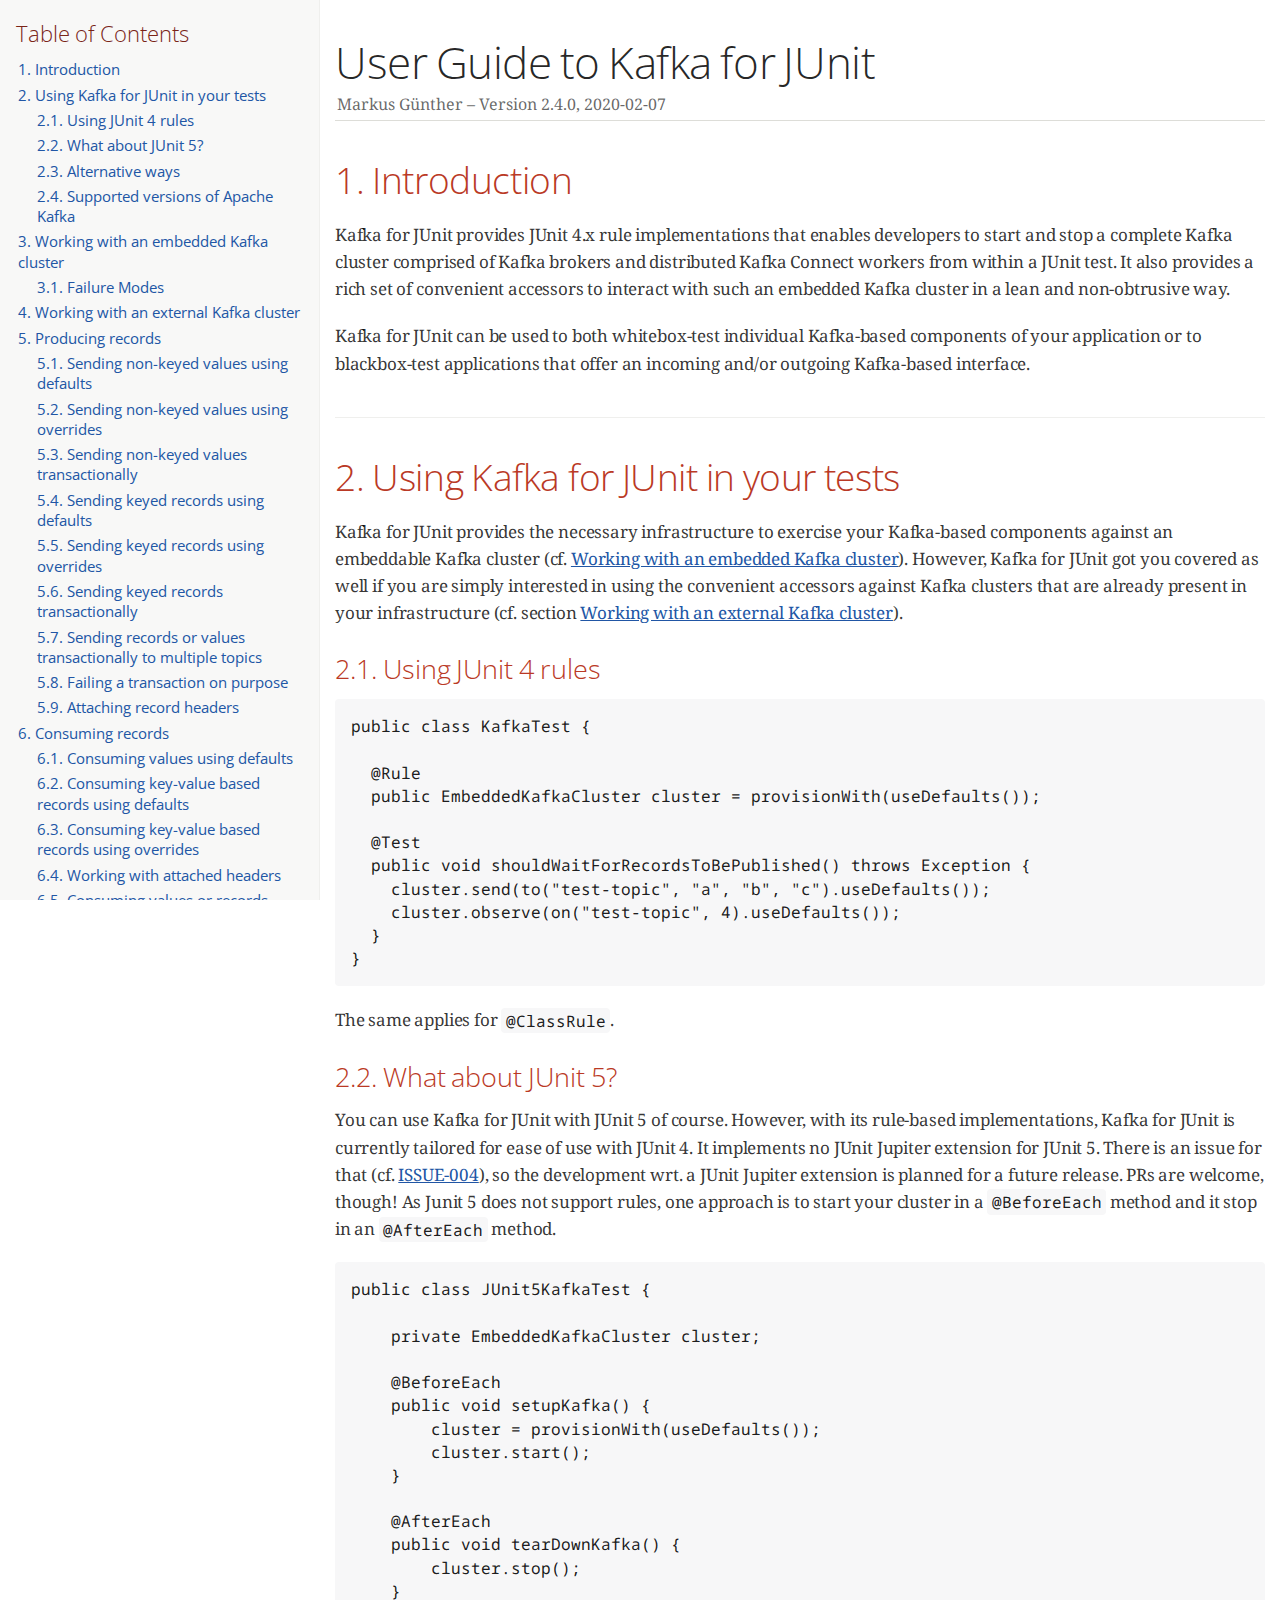
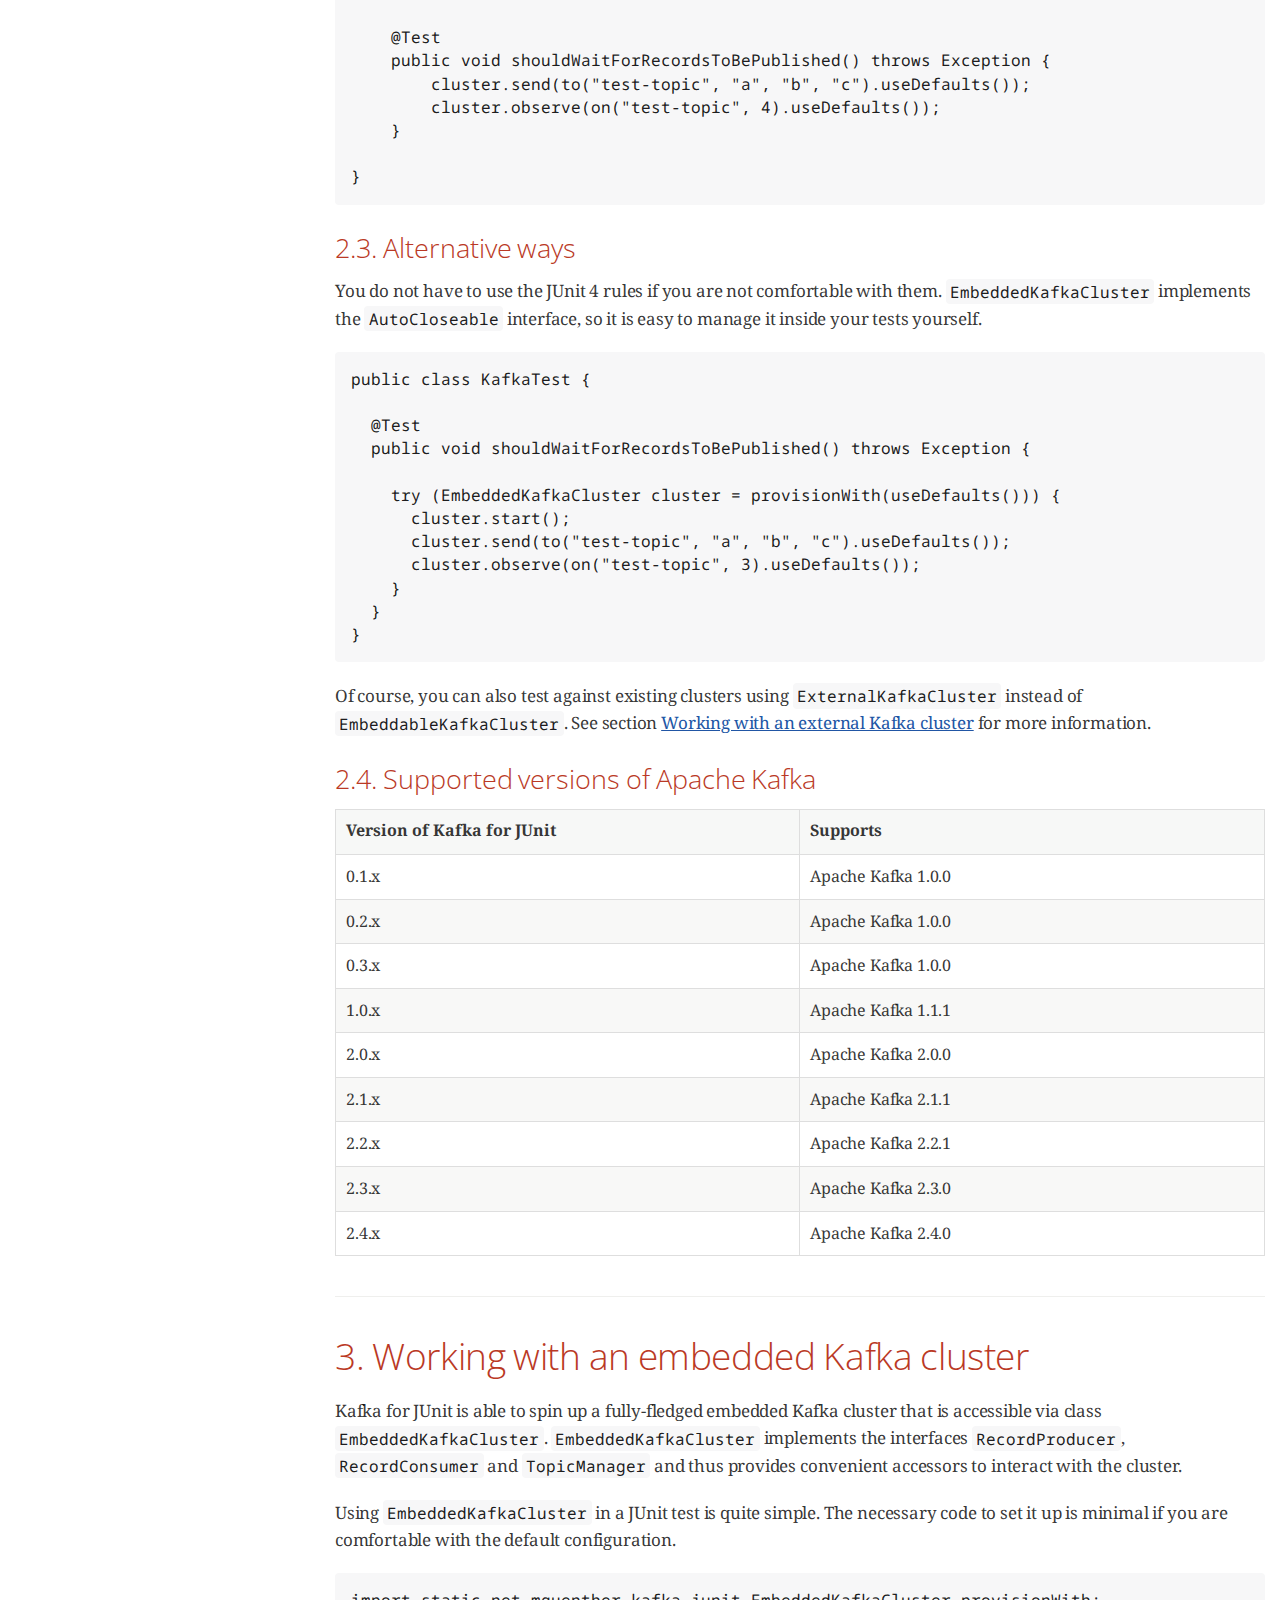
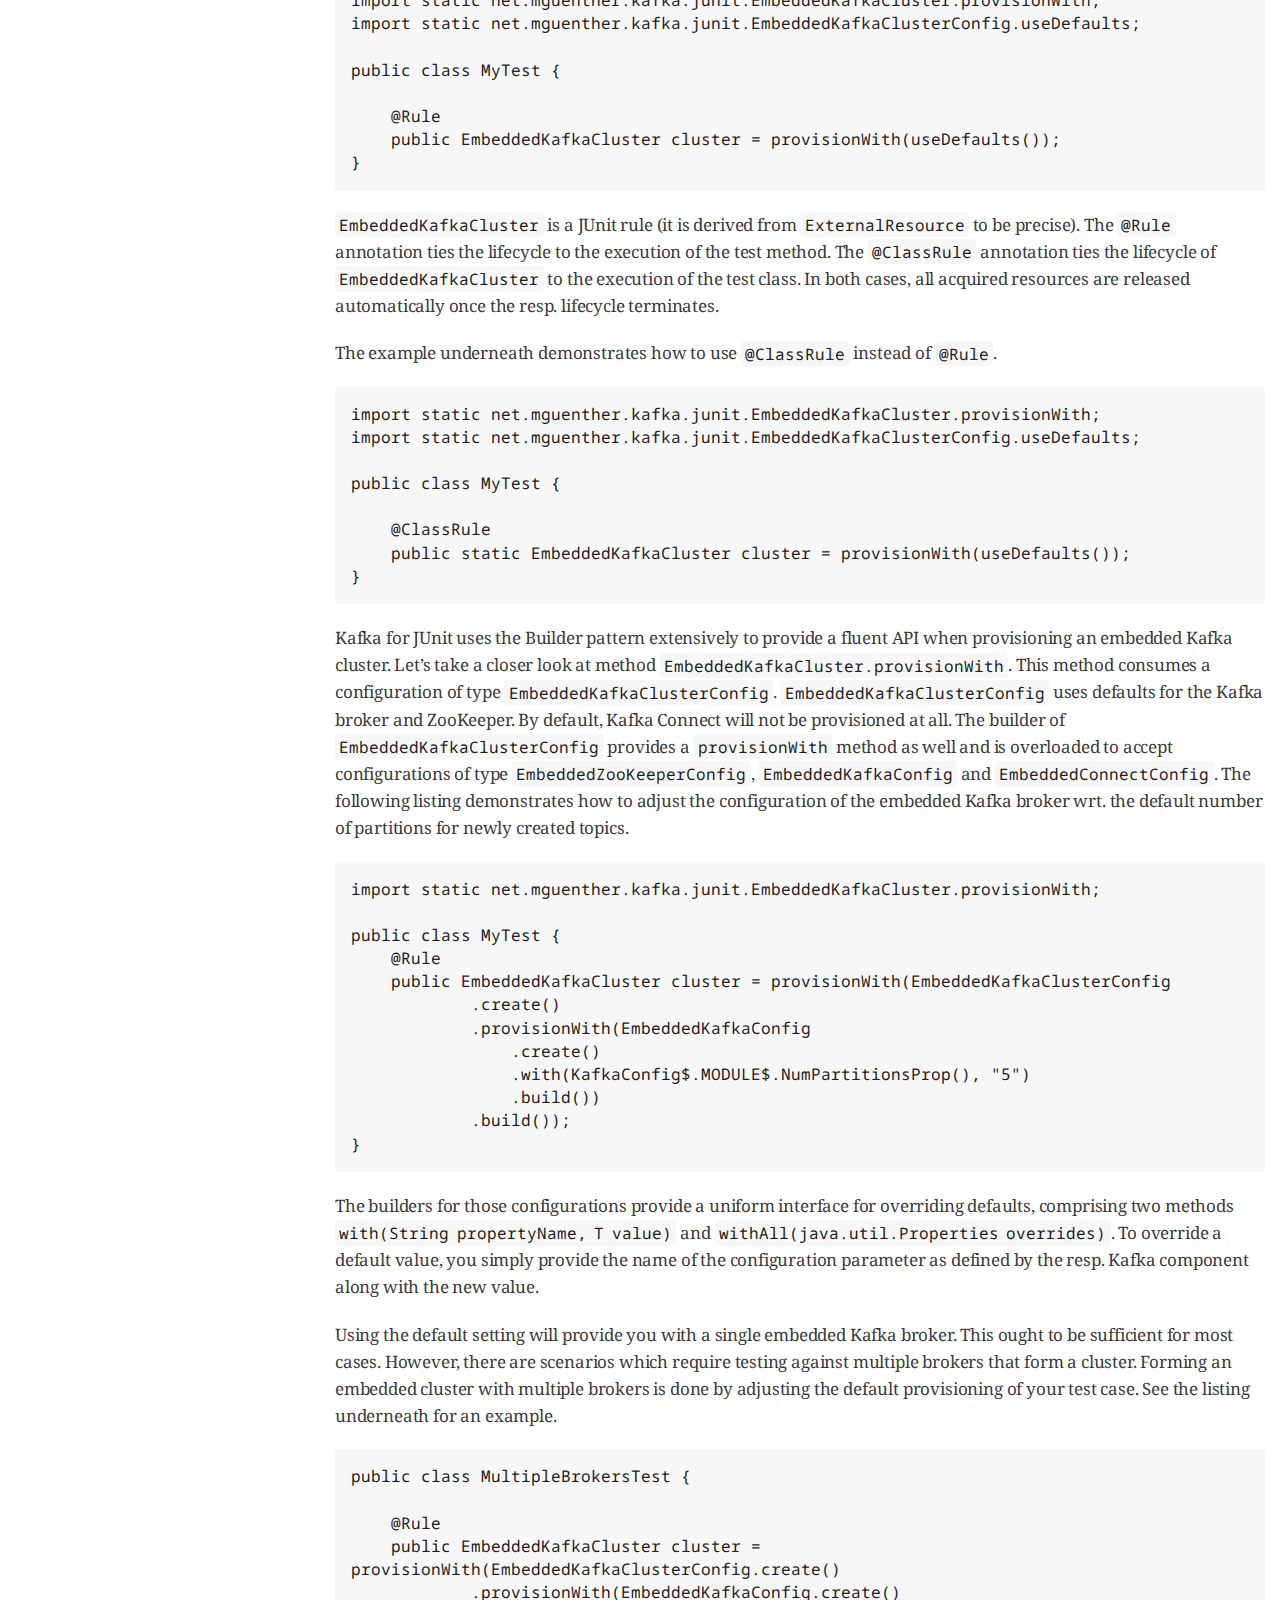
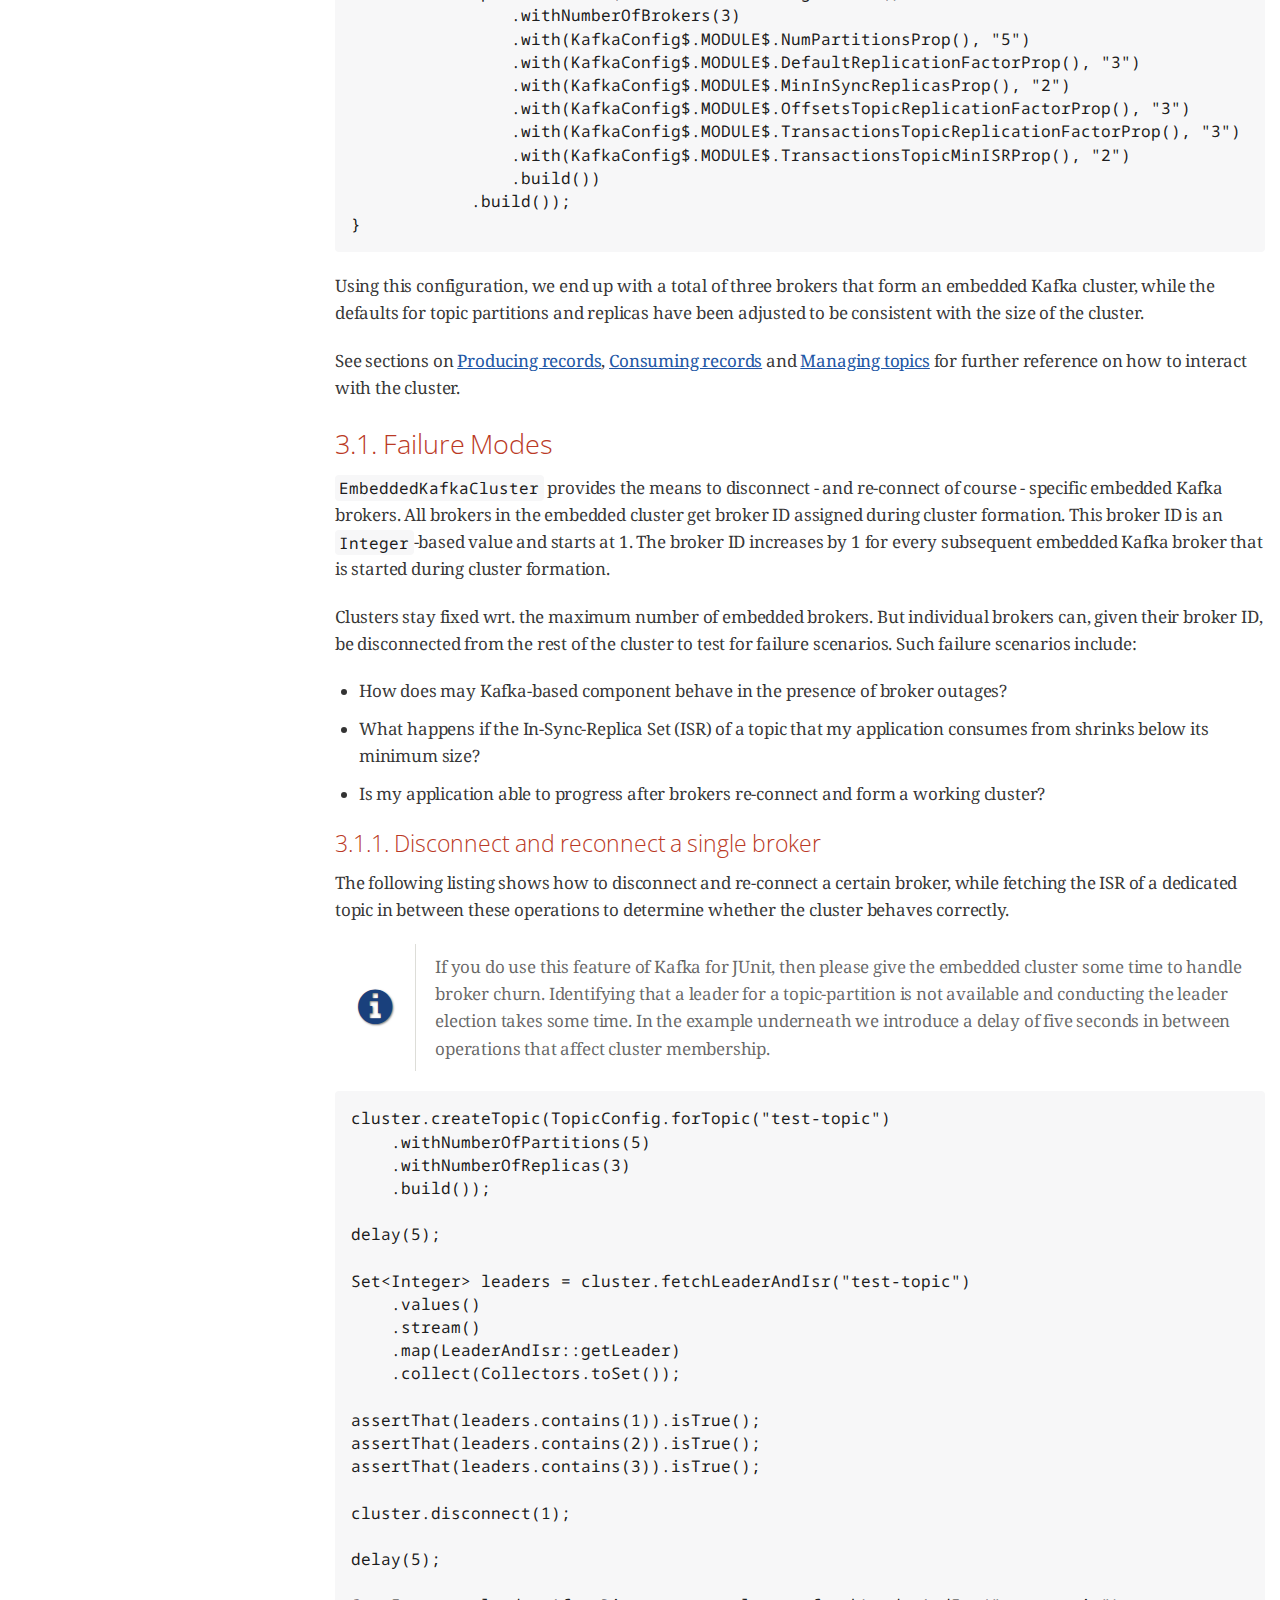
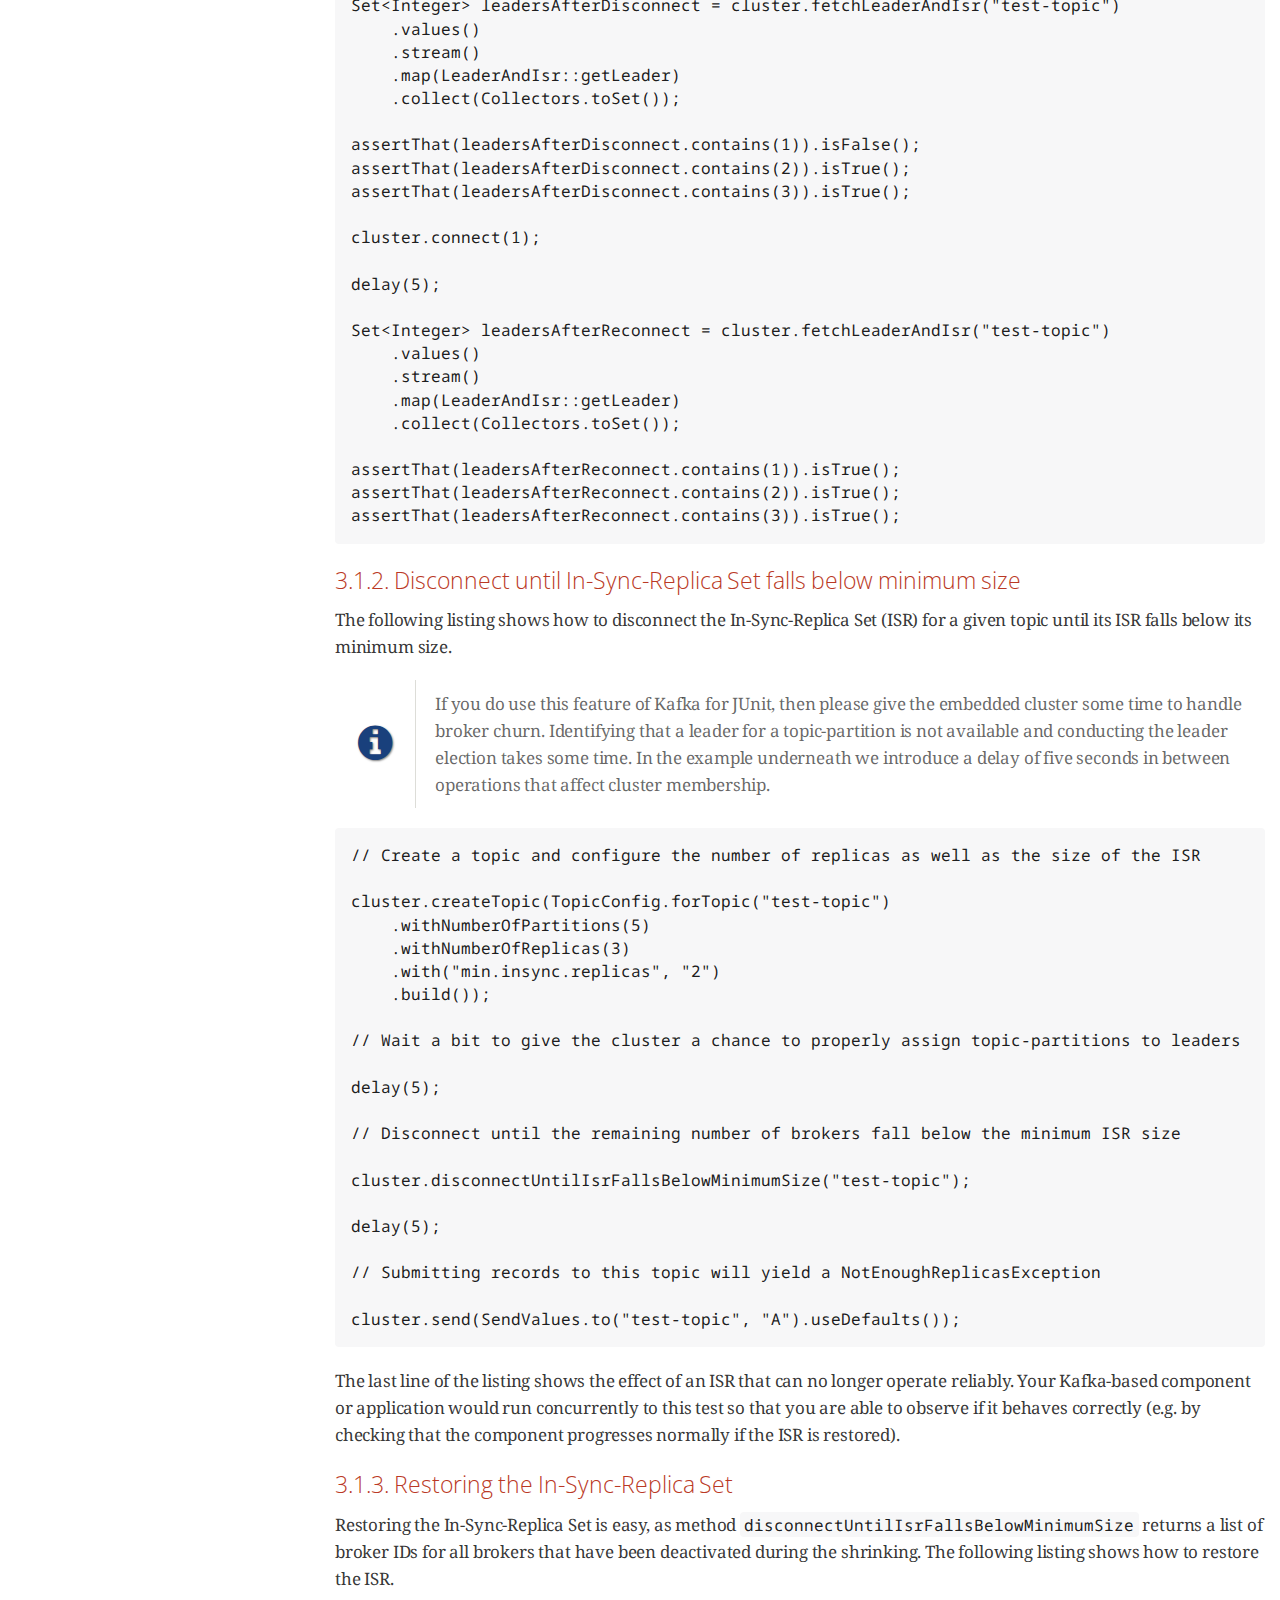
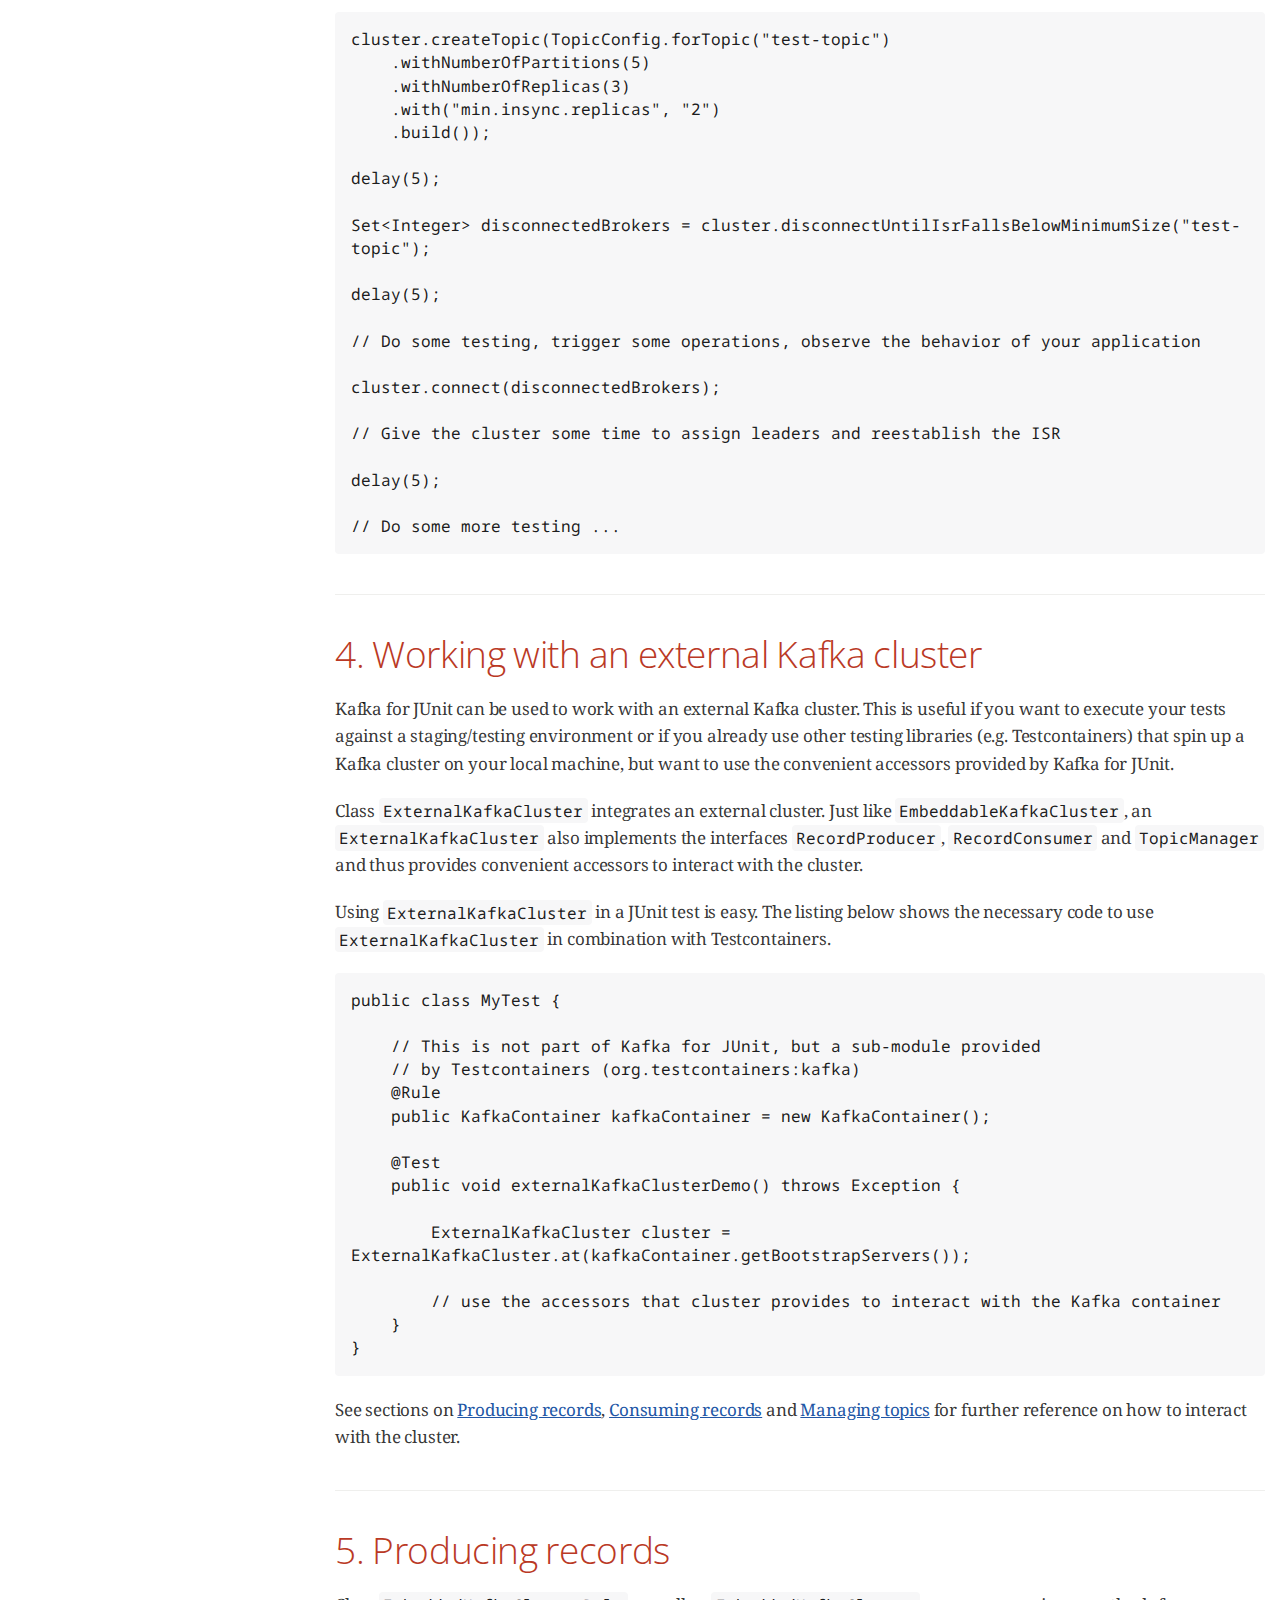
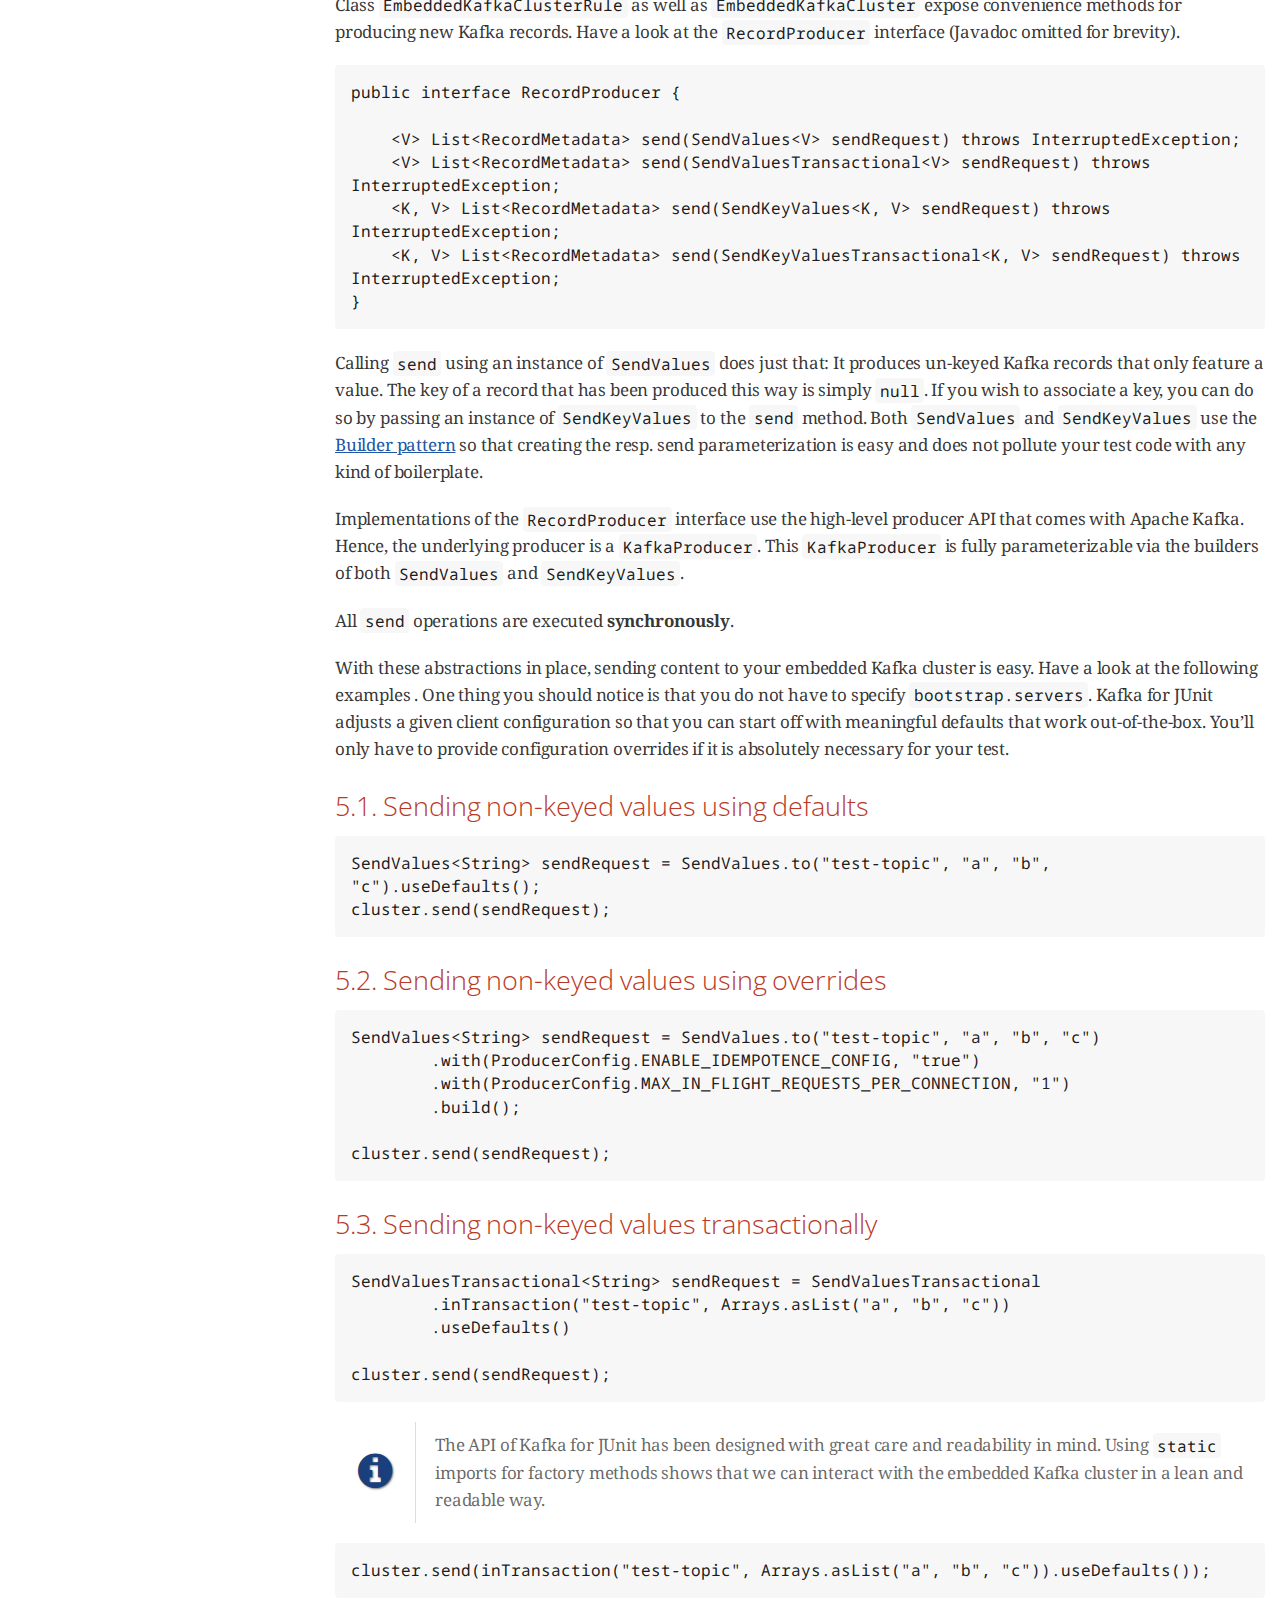
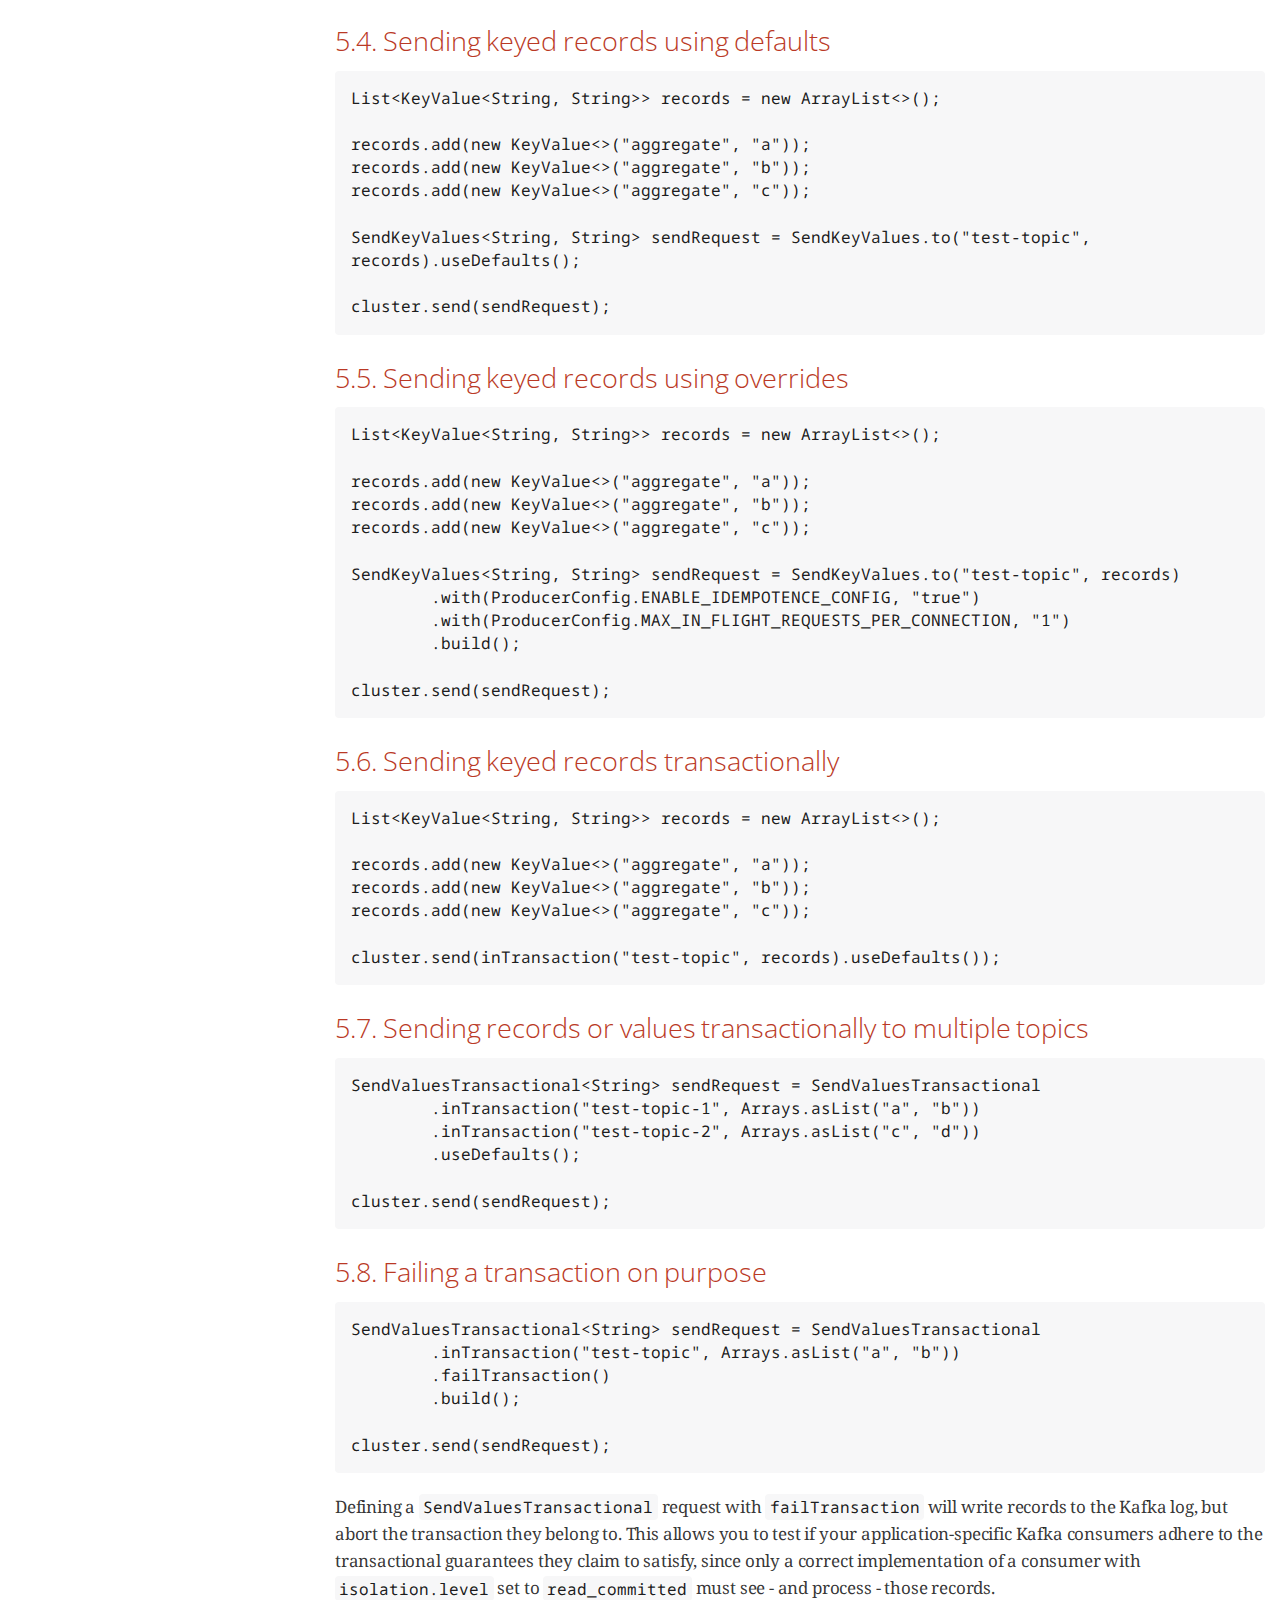
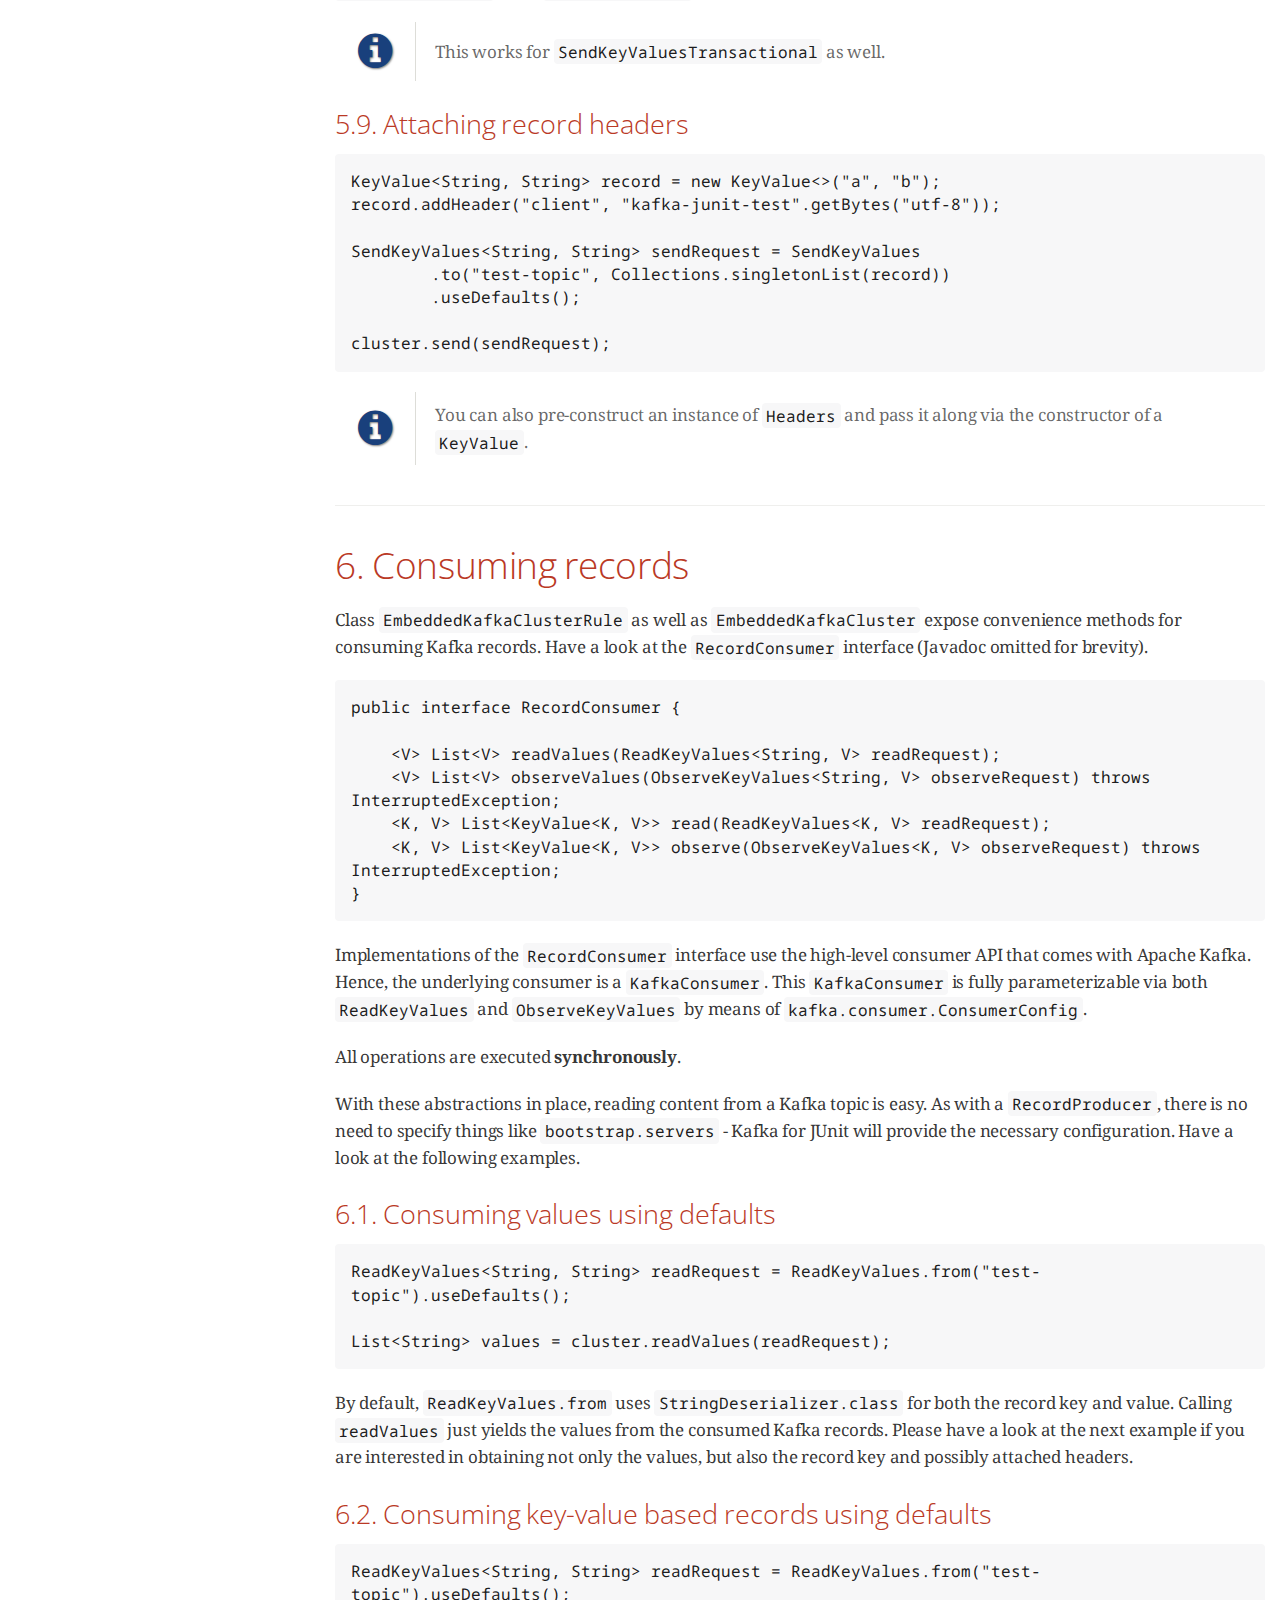
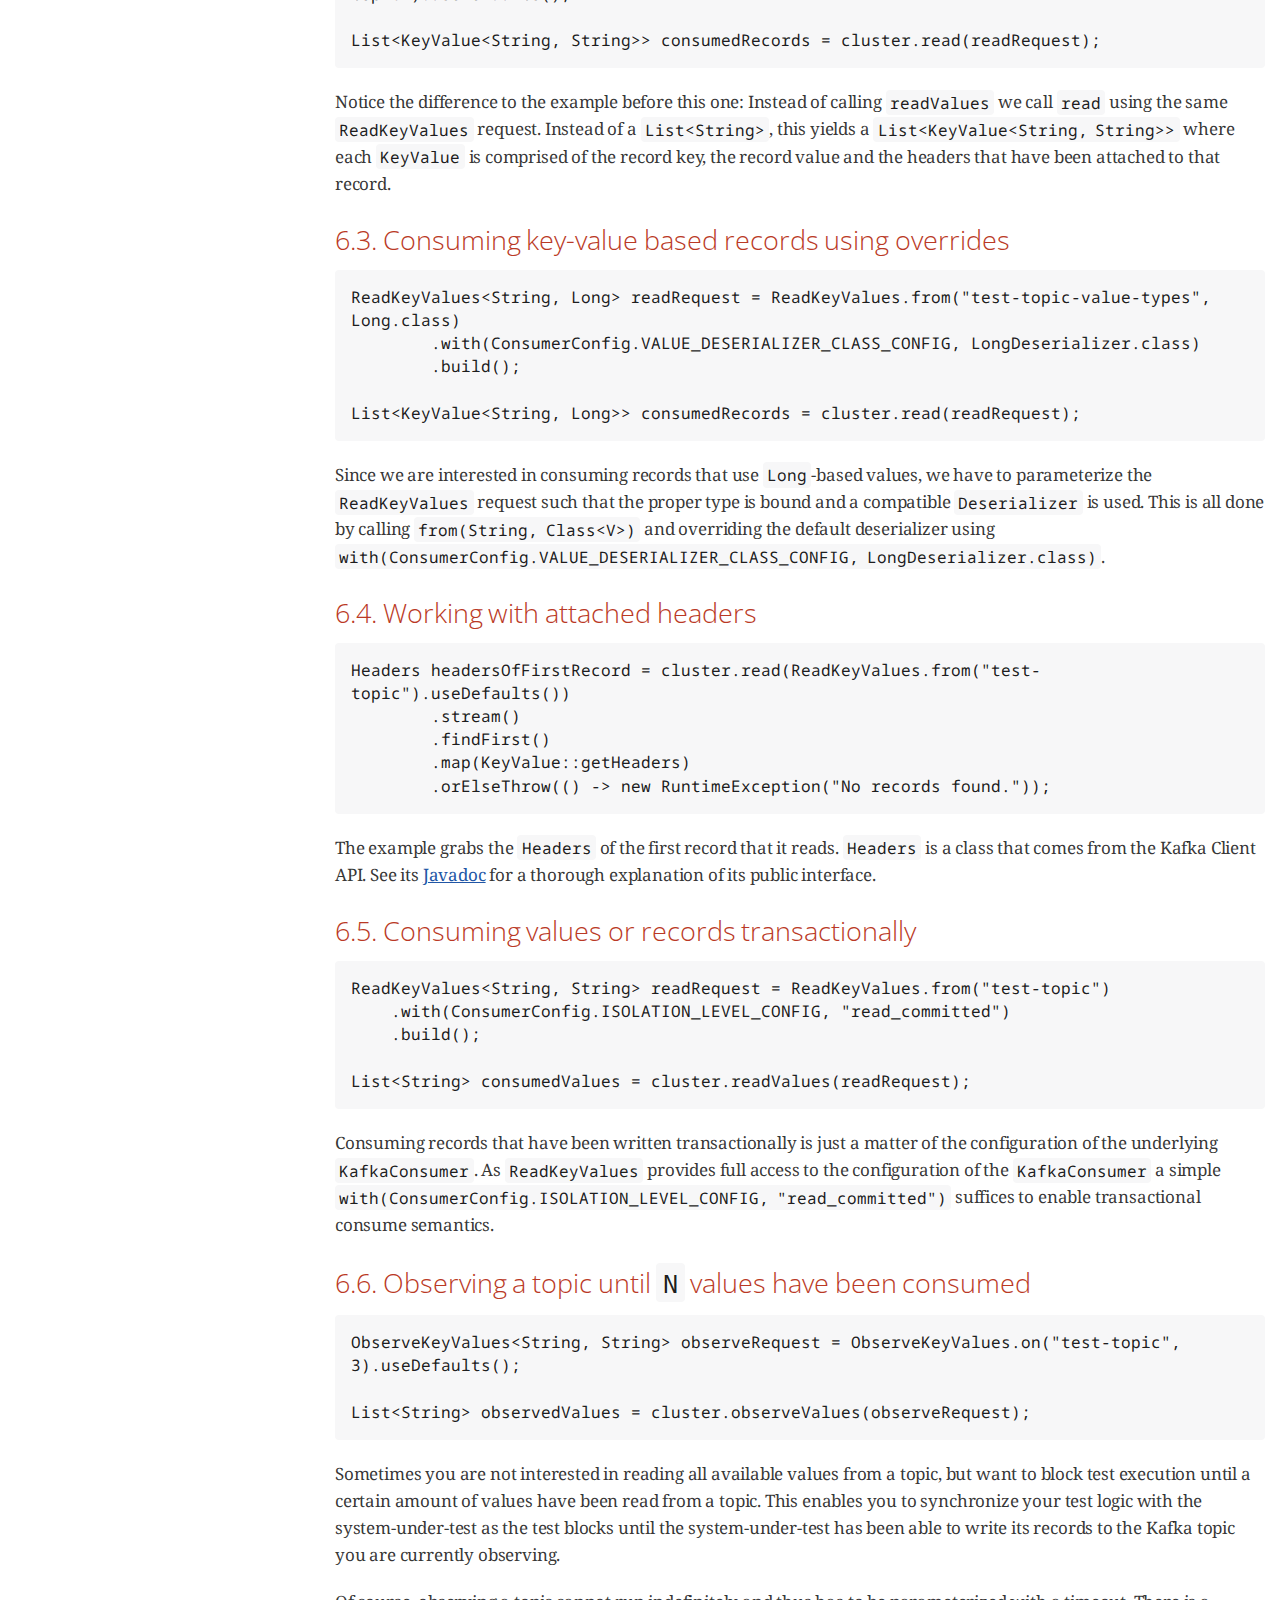
<file: 2.4.0/index.html>
<!DOCTYPE html>
<html lang="en">
<head>
<meta charset="UTF-8">
<!--[if IE]><meta http-equiv="X-UA-Compatible" content="IE=edge"><![endif]-->
<meta name="viewport" content="width=device-width, initial-scale=1.0">
<meta name="generator" content="Asciidoctor 1.5.4">
<meta name="author" content="Markus Günther">
<title>User Guide to Kafka for JUnit</title>
<link rel="stylesheet" href="https://fonts.googleapis.com/css?family=Open+Sans:300,300italic,400,400italic,600,600italic%7CNoto+Serif:400,400italic,700,700italic%7CDroid+Sans+Mono:400,700">
<link rel="stylesheet" href="css//asciidoctor.css">
<link rel="stylesheet" href="https://cdnjs.cloudflare.com/ajax/libs/font-awesome/4.5.0/css/font-awesome.min.css">
</head>
<body class="book toc2 toc-left">
<div id="header">
<h1>User Guide to Kafka for JUnit</h1>
<div class="details">
<span id="author" class="author">Markus Günther</span><br>
<span id="revnumber">version 2.4.0,</span>
<span id="revdate">2020-02-07</span>
</div>
<div id="toc" class="toc2">
<div id="toctitle">Table of Contents</div>
<ul class="sectlevel1">
<li><a href="#section:introduction">1. Introduction</a></li>
<li><a href="#_using_kafka_for_junit_in_your_tests">2. Using Kafka for JUnit in your tests</a>
<ul class="sectlevel2">
<li><a href="#_using_junit_4_rules">2.1. Using JUnit 4 rules</a></li>
<li><a href="#_what_about_junit_5">2.2. What about JUnit 5?</a></li>
<li><a href="#_alternative_ways">2.3. Alternative ways</a></li>
<li><a href="#_supported_versions_of_apache_kafka">2.4. Supported versions of Apache Kafka</a></li>
</ul>
</li>
<li><a href="#section:embedded-kafka-cluster">3. Working with an embedded Kafka cluster</a>
<ul class="sectlevel2">
<li><a href="#_failure_modes">3.1. Failure Modes</a></li>
</ul>
</li>
<li><a href="#section:external-kafka-cluster">4. Working with an external Kafka cluster</a></li>
<li><a href="#section:producing-records">5. Producing records</a>
<ul class="sectlevel2">
<li><a href="#_sending_non_keyed_values_using_defaults">5.1. Sending non-keyed values using defaults</a></li>
<li><a href="#_sending_non_keyed_values_using_overrides">5.2. Sending non-keyed values using overrides</a></li>
<li><a href="#_sending_non_keyed_values_transactionally">5.3. Sending non-keyed values transactionally</a></li>
<li><a href="#_sending_keyed_records_using_defaults">5.4. Sending keyed records using defaults</a></li>
<li><a href="#_sending_keyed_records_using_overrides">5.5. Sending keyed records using overrides</a></li>
<li><a href="#_sending_keyed_records_transactionally">5.6. Sending keyed records transactionally</a></li>
<li><a href="#_sending_records_or_values_transactionally_to_multiple_topics">5.7. Sending records or values transactionally to multiple topics</a></li>
<li><a href="#_failing_a_transaction_on_purpose">5.8. Failing a transaction on purpose</a></li>
<li><a href="#_attaching_record_headers">5.9. Attaching record headers</a></li>
</ul>
</li>
<li><a href="#section:consuming-records">6. Consuming records</a>
<ul class="sectlevel2">
<li><a href="#_consuming_values_using_defaults">6.1. Consuming values using defaults</a></li>
<li><a href="#_consuming_key_value_based_records_using_defaults">6.2. Consuming key-value based records using defaults</a></li>
<li><a href="#_consuming_key_value_based_records_using_overrides">6.3. Consuming key-value based records using overrides</a></li>
<li><a href="#_working_with_attached_headers">6.4. Working with attached headers</a></li>
<li><a href="#_consuming_values_or_records_transactionally">6.5. Consuming values or records transactionally</a></li>
<li><a href="#_observing_a_topic_until_code_n_code_values_have_been_consumed">6.6. Observing a topic until <code>N</code> values have been consumed</a></li>
<li><a href="#_observing_a_topic_until_code_n_code_records_have_been_consumed">6.7. Observing a topic until <code>N</code> records have been consumed</a></li>
<li><a href="#_using_key_filters_when_consuming_or_observing_a_topic">6.8. Using key filters when consuming or observing a topic</a></li>
<li><a href="#_using_value_filters_when_consuming_or_observing_a_topic">6.9. Using value filters when consuming or observing a topic</a></li>
<li><a href="#_using_header_filters_when_consuming_or_observing_a_topic">6.10. Using header filters when consuming or observing a topic</a></li>
<li><a href="#_obtaining_metadata_per_record">6.11. Obtaining metadata per-record</a></li>
<li><a href="#_seeking_to_a_dedicated_offset_of_a_topic_partition">6.12. Seeking to a dedicated offset of a topic-partition</a></li>
</ul>
</li>
<li><a href="#section:managing-topics">7. Managing topics</a>
<ul class="sectlevel2">
<li><a href="#_creating_a_topic">7.1. Creating a topic</a></li>
<li><a href="#_deleting_a_topic">7.2. Deleting a topic</a></li>
<li><a href="#_determine_whether_a_topic_exists">7.3. Determine whether a topic exists</a></li>
<li><a href="#_retrieving_the_leader_and_the_in_sync_replica_set_isr">7.4. Retrieving the leader and the In-Sync-Replica Set (ISR)</a></li>
<li><a href="#_retrieving_the_topic_configuration_remotely">7.5. Retrieving the topic configuration remotely</a></li>
</ul>
</li>
<li><a href="#section:colophon">8. License</a></li>
</ul>
</div>
</div>
<div id="content">
<div class="sect1">
<h2 id="section:introduction">1. Introduction</h2>
<div class="sectionbody">
<div class="paragraph">
<p>Kafka for JUnit provides JUnit 4.x rule implementations that enables developers to start and stop a complete Kafka cluster comprised of Kafka brokers and distributed Kafka Connect workers from within a JUnit test. It also provides a rich set of convenient accessors to interact with such an embedded Kafka cluster in a lean and non-obtrusive way.</p>
</div>
<div class="paragraph">
<p>Kafka for JUnit can be used to both whitebox-test individual Kafka-based components of your application or to blackbox-test applications that offer an incoming and/or outgoing Kafka-based interface.</p>
</div>
</div>
</div>
<div class="sect1">
<h2 id="_using_kafka_for_junit_in_your_tests">2. Using Kafka for JUnit in your tests</h2>
<div class="sectionbody">
<div class="paragraph">
<p>Kafka for JUnit provides the necessary infrastructure to exercise your Kafka-based components against an embeddable Kafka cluster (cf. <a href="#section:embedded-kafka-cluster">Working with an embedded Kafka cluster</a>). However, Kafka for JUnit got you covered as well if you are simply interested in using the convenient accessors against Kafka clusters that are already present in your infrastructure (cf. section <a href="#section:external-kafka-cluster">Working with an external Kafka cluster</a>).</p>
</div>
<div class="sect2">
<h3 id="_using_junit_4_rules">2.1. Using JUnit 4 rules</h3>
<div class="listingblock">
<div class="content">
<pre class="highlight"><code class="language-java" data-lang="java">public class KafkaTest {

  @Rule
  public EmbeddedKafkaCluster cluster = provisionWith(useDefaults());

  @Test
  public void shouldWaitForRecordsToBePublished() throws Exception {
    cluster.send(to("test-topic", "a", "b", "c").useDefaults());
    cluster.observe(on("test-topic", 4).useDefaults());
  }
}</code></pre>
</div>
</div>
<div class="paragraph">
<p>The same applies for <code>@ClassRule</code>.</p>
</div>
</div>
<div class="sect2">
<h3 id="_what_about_junit_5">2.2. What about JUnit 5?</h3>
<div class="paragraph">
<p>You can use Kafka for JUnit with JUnit 5 of course. However, with its rule-based implementations, Kafka for JUnit is currently tailored for ease of use with JUnit 4. It implements no JUnit Jupiter extension for JUnit 5. There is an issue for that (cf. <a href="https://github.com/mguenther/kafka-junit/issues/4">ISSUE-004</a>), so the development wrt. a JUnit Jupiter extension is planned for a future release. PRs are welcome, though!
As Junit 5 does not support rules, one approach is to start your cluster in a <code>@BeforeEach</code> method and it stop in an <code>@AfterEach</code> method.</p>
</div>
<div class="listingblock">
<div class="content">
<pre class="highlight"><code class="language-java" data-lang="java">public class JUnit5KafkaTest {

    private EmbeddedKafkaCluster cluster;

    @BeforeEach
    public void setupKafka() {
        cluster = provisionWith(useDefaults());
        cluster.start();
    }

    @AfterEach
    public void tearDownKafka() {
        cluster.stop();
    }

    @Test
    public void shouldWaitForRecordsToBePublished() throws Exception {
        cluster.send(to("test-topic", "a", "b", "c").useDefaults());
        cluster.observe(on("test-topic", 4).useDefaults());
    }

}</code></pre>
</div>
</div>
</div>
<div class="sect2">
<h3 id="_alternative_ways">2.3. Alternative ways</h3>
<div class="paragraph">
<p>You do not have to use the JUnit 4 rules if you are not comfortable with them. <code>EmbeddedKafkaCluster</code> implements the <code>AutoCloseable</code> interface, so it is easy to manage it inside your tests yourself.</p>
</div>
<div class="listingblock">
<div class="content">
<pre class="highlight"><code class="language-java" data-lang="java">public class KafkaTest {

  @Test
  public void shouldWaitForRecordsToBePublished() throws Exception {

    try (EmbeddedKafkaCluster cluster = provisionWith(useDefaults())) {
      cluster.start();
      cluster.send(to("test-topic", "a", "b", "c").useDefaults());
      cluster.observe(on("test-topic", 3).useDefaults());
    }
  }
}</code></pre>
</div>
</div>
<div class="paragraph">
<p>Of course, you can also test against existing clusters using <code>ExternalKafkaCluster</code> instead of <code>EmbeddableKafkaCluster</code>. See section <a href="#section:external-kafka-cluster">Working with an external Kafka cluster</a> for more information.</p>
</div>
</div>
<div class="sect2">
<h3 id="_supported_versions_of_apache_kafka">2.4. Supported versions of Apache Kafka</h3>
<table class="tableblock frame-all grid-all spread">
<colgroup>
<col style="width: 50%;">
<col style="width: 50%;">
</colgroup>
<thead>
<tr>
<th class="tableblock halign-left valign-top">Version of Kafka for JUnit</th>
<th class="tableblock halign-left valign-top">Supports</th>
</tr>
</thead>
<tbody>
<tr>
<td class="tableblock halign-left valign-top"><p class="tableblock">0.1.x</p></td>
<td class="tableblock halign-left valign-top"><p class="tableblock">Apache Kafka 1.0.0</p></td>
</tr>
<tr>
<td class="tableblock halign-left valign-top"><p class="tableblock">0.2.x</p></td>
<td class="tableblock halign-left valign-top"><p class="tableblock">Apache Kafka 1.0.0</p></td>
</tr>
<tr>
<td class="tableblock halign-left valign-top"><p class="tableblock">0.3.x</p></td>
<td class="tableblock halign-left valign-top"><p class="tableblock">Apache Kafka 1.0.0</p></td>
</tr>
<tr>
<td class="tableblock halign-left valign-top"><p class="tableblock">1.0.x</p></td>
<td class="tableblock halign-left valign-top"><p class="tableblock">Apache Kafka 1.1.1</p></td>
</tr>
<tr>
<td class="tableblock halign-left valign-top"><p class="tableblock">2.0.x</p></td>
<td class="tableblock halign-left valign-top"><p class="tableblock">Apache Kafka 2.0.0</p></td>
</tr>
<tr>
<td class="tableblock halign-left valign-top"><p class="tableblock">2.1.x</p></td>
<td class="tableblock halign-left valign-top"><p class="tableblock">Apache Kafka 2.1.1</p></td>
</tr>
<tr>
<td class="tableblock halign-left valign-top"><p class="tableblock">2.2.x</p></td>
<td class="tableblock halign-left valign-top"><p class="tableblock">Apache Kafka 2.2.1</p></td>
</tr>
<tr>
<td class="tableblock halign-left valign-top"><p class="tableblock">2.3.x</p></td>
<td class="tableblock halign-left valign-top"><p class="tableblock">Apache Kafka 2.3.0</p></td>
</tr>
<tr>
<td class="tableblock halign-left valign-top"><p class="tableblock">2.4.x</p></td>
<td class="tableblock halign-left valign-top"><p class="tableblock">Apache Kafka 2.4.0</p></td>
</tr>
</tbody>
</table>
</div>
</div>
</div>
<div class="sect1">
<h2 id="section:embedded-kafka-cluster">3. Working with an embedded Kafka cluster</h2>
<div class="sectionbody">
<div class="paragraph">
<p>Kafka for JUnit is able to spin up a fully-fledged embedded Kafka cluster that is accessible via class <code>EmbeddedKafkaCluster</code>. <code>EmbeddedKafkaCluster</code> implements the interfaces <code>RecordProducer</code>, <code>RecordConsumer</code> and <code>TopicManager</code> and thus provides convenient accessors to interact with the cluster.</p>
</div>
<div class="paragraph">
<p>Using <code>EmbeddedKafkaCluster</code> in a JUnit test is quite simple. The necessary code to set it up is minimal if you are comfortable with the default configuration.</p>
</div>
<div class="listingblock">
<div class="content">
<pre class="highlight"><code class="language-java" data-lang="java">import static net.mguenther.kafka.junit.EmbeddedKafkaCluster.provisionWith;
import static net.mguenther.kafka.junit.EmbeddedKafkaClusterConfig.useDefaults;

public class MyTest {

    @Rule
    public EmbeddedKafkaCluster cluster = provisionWith(useDefaults());
}</code></pre>
</div>
</div>
<div class="paragraph">
<p><code>EmbeddedKafkaCluster</code> is a JUnit rule (it is derived from <code>ExternalResource</code> to be precise). The <code>@Rule</code> annotation ties the lifecycle to the execution of the test method. The <code>@ClassRule</code> annotation ties the lifecycle of <code>EmbeddedKafkaCluster</code> to the execution of the test class. In both cases, all acquired resources are released automatically once the resp. lifecycle terminates.</p>
</div>
<div class="paragraph">
<p>The example underneath demonstrates how to use <code>@ClassRule</code> instead of <code>@Rule</code>.</p>
</div>
<div class="listingblock">
<div class="content">
<pre class="highlight"><code class="language-java" data-lang="java">import static net.mguenther.kafka.junit.EmbeddedKafkaCluster.provisionWith;
import static net.mguenther.kafka.junit.EmbeddedKafkaClusterConfig.useDefaults;

public class MyTest {

    @ClassRule
    public static EmbeddedKafkaCluster cluster = provisionWith(useDefaults());
}</code></pre>
</div>
</div>
<div class="paragraph">
<p>Kafka for JUnit uses the Builder pattern extensively to provide a fluent API when provisioning an embedded Kafka cluster. Let&#8217;s take a closer look at method <code>EmbeddedKafkaCluster.provisionWith</code>. This method consumes a configuration of type <code>EmbeddedKafkaClusterConfig</code>. <code>EmbeddedKafkaClusterConfig</code> uses defaults for the Kafka broker and ZooKeeper. By default, Kafka Connect will not be provisioned at all. The builder of <code>EmbeddedKafkaClusterConfig</code> provides a <code>provisionWith</code> method as well and is overloaded to accept configurations of type <code>EmbeddedZooKeeperConfig</code>, <code>EmbeddedKafkaConfig</code> and <code>EmbeddedConnectConfig</code>. The following listing demonstrates how to adjust the configuration of the embedded Kafka broker wrt. the default number of partitions for newly created topics.</p>
</div>
<div class="listingblock">
<div class="content">
<pre class="highlight"><code class="language-java" data-lang="java">import static net.mguenther.kafka.junit.EmbeddedKafkaCluster.provisionWith;

public class MyTest {
    @Rule
    public EmbeddedKafkaCluster cluster = provisionWith(EmbeddedKafkaClusterConfig
            .create()
            .provisionWith(EmbeddedKafkaConfig
                .create()
                .with(KafkaConfig$.MODULE$.NumPartitionsProp(), "5")
                .build())
            .build());
}</code></pre>
</div>
</div>
<div class="paragraph">
<p>The builders for those configurations provide a uniform interface for overriding defaults, comprising two methods <code>with(String propertyName, T value)</code> and <code>withAll(java.util.Properties overrides)</code>. To override a default value, you simply provide the name of the configuration parameter as defined by the resp. Kafka component along with the new value.</p>
</div>
<div class="paragraph">
<p>Using the default setting will provide you with a single embedded Kafka broker. This ought to be sufficient for most cases. However, there are scenarios which require testing against multiple brokers that form a cluster. Forming an embedded cluster with multiple brokers is done by adjusting the default provisioning of your test case. See the listing underneath for an example.</p>
</div>
<div class="listingblock">
<div class="content">
<pre class="highlight"><code class="language-java" data-lang="java">public class MultipleBrokersTest {

    @Rule
    public EmbeddedKafkaCluster cluster = provisionWith(EmbeddedKafkaClusterConfig.create()
            .provisionWith(EmbeddedKafkaConfig.create()
                .withNumberOfBrokers(3)
                .with(KafkaConfig$.MODULE$.NumPartitionsProp(), "5")
                .with(KafkaConfig$.MODULE$.DefaultReplicationFactorProp(), "3")
                .with(KafkaConfig$.MODULE$.MinInSyncReplicasProp(), "2")
                .with(KafkaConfig$.MODULE$.OffsetsTopicReplicationFactorProp(), "3")
                .with(KafkaConfig$.MODULE$.TransactionsTopicReplicationFactorProp(), "3")
                .with(KafkaConfig$.MODULE$.TransactionsTopicMinISRProp(), "2")
                .build())
            .build());
}</code></pre>
</div>
</div>
<div class="paragraph">
<p>Using this configuration, we end up with a total of three brokers that form an embedded Kafka cluster, while the defaults for topic partitions and replicas have been adjusted to be consistent with the size of the cluster.</p>
</div>
<div class="paragraph">
<p>See sections on <a href="#section:producing-records">Producing records</a>, <a href="#section:consuming-records">Consuming records</a> and <a href="#section:managing-topics">Managing topics</a> for further reference on how to interact with the cluster.</p>
</div>
<div class="sect2">
<h3 id="_failure_modes">3.1. Failure Modes</h3>
<div class="paragraph">
<p><code>EmbeddedKafkaCluster</code> provides the means to disconnect - and re-connect of course - specific embedded Kafka brokers. All brokers in the embedded cluster get broker ID assigned during cluster formation. This broker ID is an <code>Integer</code>-based value and starts at 1. The broker ID increases by 1 for every subsequent embedded Kafka broker that is started during cluster formation.</p>
</div>
<div class="paragraph">
<p>Clusters stay fixed wrt. the maximum number of embedded brokers. But individual brokers can, given their broker ID, be disconnected from the rest of the cluster to test for failure scenarios. Such failure scenarios include:</p>
</div>
<div class="ulist">
<ul>
<li>
<p>How does may Kafka-based component behave in the presence of broker outages?</p>
</li>
<li>
<p>What happens if the In-Sync-Replica Set (ISR) of a topic that my application consumes from shrinks below its minimum size?</p>
</li>
<li>
<p>Is my application able to progress after brokers re-connect and form a working cluster?</p>
</li>
</ul>
</div>
<div class="sect3">
<h4 id="_disconnect_and_reconnect_a_single_broker">3.1.1. Disconnect and reconnect a single broker</h4>
<div class="paragraph">
<p>The following listing shows how to disconnect and re-connect a certain broker, while fetching the ISR of a dedicated topic in between these operations to determine whether the cluster behaves correctly.</p>
</div>
<div class="admonitionblock note">
<table>
<tr>
<td class="icon">
<i class="fa icon-note" title="Note"></i>
</td>
<td class="content">
If you do use this feature of Kafka for JUnit, then please give the embedded cluster some time to handle broker churn. Identifying that a leader for a topic-partition is not available and conducting the leader election takes some time. In the example underneath we introduce a delay of five seconds in between operations that affect cluster membership.
</td>
</tr>
</table>
</div>
<div class="listingblock">
<div class="content">
<pre class="highlight"><code class="language-java" data-lang="java">cluster.createTopic(TopicConfig.forTopic("test-topic")
    .withNumberOfPartitions(5)
    .withNumberOfReplicas(3)
    .build());

delay(5);

Set&lt;Integer&gt; leaders = cluster.fetchLeaderAndIsr("test-topic")
    .values()
    .stream()
    .map(LeaderAndIsr::getLeader)
    .collect(Collectors.toSet());

assertThat(leaders.contains(1)).isTrue();
assertThat(leaders.contains(2)).isTrue();
assertThat(leaders.contains(3)).isTrue();

cluster.disconnect(1);

delay(5);

Set&lt;Integer&gt; leadersAfterDisconnect = cluster.fetchLeaderAndIsr("test-topic")
    .values()
    .stream()
    .map(LeaderAndIsr::getLeader)
    .collect(Collectors.toSet());

assertThat(leadersAfterDisconnect.contains(1)).isFalse();
assertThat(leadersAfterDisconnect.contains(2)).isTrue();
assertThat(leadersAfterDisconnect.contains(3)).isTrue();

cluster.connect(1);

delay(5);

Set&lt;Integer&gt; leadersAfterReconnect = cluster.fetchLeaderAndIsr("test-topic")
    .values()
    .stream()
    .map(LeaderAndIsr::getLeader)
    .collect(Collectors.toSet());

assertThat(leadersAfterReconnect.contains(1)).isTrue();
assertThat(leadersAfterReconnect.contains(2)).isTrue();
assertThat(leadersAfterReconnect.contains(3)).isTrue();</code></pre>
</div>
</div>
</div>
<div class="sect3">
<h4 id="_disconnect_until_in_sync_replica_set_falls_below_minimum_size">3.1.2. Disconnect until In-Sync-Replica Set falls below minimum size</h4>
<div class="paragraph">
<p>The following listing shows how to disconnect the In-Sync-Replica Set (ISR) for a given topic until its ISR falls below its minimum size.</p>
</div>
<div class="admonitionblock note">
<table>
<tr>
<td class="icon">
<i class="fa icon-note" title="Note"></i>
</td>
<td class="content">
If you do use this feature of Kafka for JUnit, then please give the embedded cluster some time to handle broker churn. Identifying that a leader for a topic-partition is not available and conducting the leader election takes some time. In the example underneath we introduce a delay of five seconds in between operations that affect cluster membership.
</td>
</tr>
</table>
</div>
<div class="listingblock">
<div class="content">
<pre class="highlight"><code class="language-java" data-lang="java">// Create a topic and configure the number of replicas as well as the size of the ISR

cluster.createTopic(TopicConfig.forTopic("test-topic")
    .withNumberOfPartitions(5)
    .withNumberOfReplicas(3)
    .with("min.insync.replicas", "2")
    .build());

// Wait a bit to give the cluster a chance to properly assign topic-partitions to leaders

delay(5);

// Disconnect until the remaining number of brokers fall below the minimum ISR size

cluster.disconnectUntilIsrFallsBelowMinimumSize("test-topic");

delay(5);

// Submitting records to this topic will yield a NotEnoughReplicasException

cluster.send(SendValues.to("test-topic", "A").useDefaults());</code></pre>
</div>
</div>
<div class="paragraph">
<p>The last line of the listing shows the effect of an ISR that can no longer operate reliably. Your Kafka-based component or application would run concurrently to this test so that you are able to observe if it behaves correctly (e.g. by checking that the component progresses normally if the ISR is restored).</p>
</div>
</div>
<div class="sect3">
<h4 id="_restoring_the_in_sync_replica_set">3.1.3. Restoring the In-Sync-Replica Set</h4>
<div class="paragraph">
<p>Restoring the In-Sync-Replica Set is easy, as method <code>disconnectUntilIsrFallsBelowMinimumSize</code> returns a list of broker IDs for all brokers that have been deactivated during the shrinking. The following listing shows how to restore the ISR.</p>
</div>
<div class="listingblock">
<div class="content">
<pre class="highlight"><code class="language-java" data-lang="java">cluster.createTopic(TopicConfig.forTopic("test-topic")
    .withNumberOfPartitions(5)
    .withNumberOfReplicas(3)
    .with("min.insync.replicas", "2")
    .build());

delay(5);

Set&lt;Integer&gt; disconnectedBrokers = cluster.disconnectUntilIsrFallsBelowMinimumSize("test-topic");

delay(5);

// Do some testing, trigger some operations, observe the behavior of your application

cluster.connect(disconnectedBrokers);

// Give the cluster some time to assign leaders and reestablish the ISR

delay(5);

// Do some more testing ...</code></pre>
</div>
</div>
</div>
</div>
</div>
</div>
<div class="sect1">
<h2 id="section:external-kafka-cluster">4. Working with an external Kafka cluster</h2>
<div class="sectionbody">
<div class="paragraph">
<p>Kafka for JUnit can be used to work with an external Kafka cluster. This is useful if you want to execute your tests against a staging/testing environment or if you already use other testing libraries (e.g. Testcontainers) that spin up a Kafka cluster on your local machine, but want to use the convenient accessors provided by Kafka for JUnit.</p>
</div>
<div class="paragraph">
<p>Class <code>ExternalKafkaCluster</code> integrates an external cluster. Just like <code>EmbeddableKafkaCluster</code>, an <code>ExternalKafkaCluster</code> also implements the interfaces <code>RecordProducer</code>, <code>RecordConsumer</code> and <code>TopicManager</code> and thus provides convenient accessors to interact with the cluster.</p>
</div>
<div class="paragraph">
<p>Using <code>ExternalKafkaCluster</code> in a JUnit test is easy. The listing below shows the necessary code to use <code>ExternalKafkaCluster</code> in combination with Testcontainers.</p>
</div>
<div class="listingblock">
<div class="content">
<pre class="highlight"><code class="language-java" data-lang="java">public class MyTest {

    // This is not part of Kafka for JUnit, but a sub-module provided
    // by Testcontainers (org.testcontainers:kafka)
    @Rule
    public KafkaContainer kafkaContainer = new KafkaContainer();

    @Test
    public void externalKafkaClusterDemo() throws Exception {

        ExternalKafkaCluster cluster = ExternalKafkaCluster.at(kafkaContainer.getBootstrapServers());

        // use the accessors that cluster provides to interact with the Kafka container
    }
}</code></pre>
</div>
</div>
<div class="paragraph">
<p>See sections on <a href="#section:producing-records">Producing records</a>, <a href="#section:consuming-records">Consuming records</a> and <a href="#section:managing-topics">Managing topics</a> for further reference on how to interact with the cluster.</p>
</div>
</div>
</div>
<div class="sect1">
<h2 id="section:producing-records">5. Producing records</h2>
<div class="sectionbody">
<div class="paragraph">
<p>Class <code>EmbeddedKafkaClusterRule</code> as well as <code>EmbeddedKafkaCluster</code> expose convenience methods for producing new Kafka records. Have a look at the <code>RecordProducer</code> interface (Javadoc omitted for brevity).</p>
</div>
<div class="listingblock">
<div class="content">
<pre class="highlight"><code class="language-java" data-lang="java">public interface RecordProducer {

    &lt;V&gt; List&lt;RecordMetadata&gt; send(SendValues&lt;V&gt; sendRequest) throws InterruptedException;
    &lt;V&gt; List&lt;RecordMetadata&gt; send(SendValuesTransactional&lt;V&gt; sendRequest) throws InterruptedException;
    &lt;K, V&gt; List&lt;RecordMetadata&gt; send(SendKeyValues&lt;K, V&gt; sendRequest) throws InterruptedException;
    &lt;K, V&gt; List&lt;RecordMetadata&gt; send(SendKeyValuesTransactional&lt;K, V&gt; sendRequest) throws InterruptedException;
}</code></pre>
</div>
</div>
<div class="paragraph">
<p>Calling <code>send</code> using an instance of <code>SendValues</code> does just that: It produces un-keyed Kafka records that only feature a value. The key of a record that has been produced this way is simply <code>null</code>.  If you wish to associate a key, you can do so by passing an instance of <code>SendKeyValues</code> to the <code>send</code> method. Both <code>SendValues</code> and <code>SendKeyValues</code> use the <a href="https://en.wikipedia.org/wiki/Builder_pattern">Builder pattern</a> so that creating the resp. send parameterization is easy and does not pollute your test code with any kind of boilerplate.</p>
</div>
<div class="paragraph">
<p>Implementations of the <code>RecordProducer</code> interface use the high-level producer API that comes with Apache Kafka. Hence, the underlying producer is a <code>KafkaProducer</code>. This <code>KafkaProducer</code> is fully parameterizable via the builders of both <code>SendValues</code> and <code>SendKeyValues</code>.</p>
</div>
<div class="paragraph">
<p>All <code>send</code> operations are executed <strong>synchronously</strong>.</p>
</div>
<div class="paragraph">
<p>With these abstractions in place, sending content to your embedded Kafka cluster is easy. Have a look at the following examples . One thing you should notice is that you do not have to specify <code>bootstrap.servers</code>. Kafka for JUnit adjusts a given client configuration so that you can start off with meaningful defaults that work out-of-the-box. You&#8217;ll only have to provide configuration overrides if it is absolutely necessary for your test.</p>
</div>
<div class="sect2">
<h3 id="_sending_non_keyed_values_using_defaults">5.1. Sending non-keyed values using defaults</h3>
<div class="listingblock">
<div class="content">
<pre class="highlight"><code class="language-java" data-lang="java">SendValues&lt;String&gt; sendRequest = SendValues.to("test-topic", "a", "b", "c").useDefaults();
cluster.send(sendRequest);</code></pre>
</div>
</div>
</div>
<div class="sect2">
<h3 id="_sending_non_keyed_values_using_overrides">5.2. Sending non-keyed values using overrides</h3>
<div class="listingblock">
<div class="content">
<pre class="highlight"><code class="language-java" data-lang="java">SendValues&lt;String&gt; sendRequest = SendValues.to("test-topic", "a", "b", "c")
        .with(ProducerConfig.ENABLE_IDEMPOTENCE_CONFIG, "true")
        .with(ProducerConfig.MAX_IN_FLIGHT_REQUESTS_PER_CONNECTION, "1")
        .build();

cluster.send(sendRequest);</code></pre>
</div>
</div>
</div>
<div class="sect2">
<h3 id="_sending_non_keyed_values_transactionally">5.3. Sending non-keyed values transactionally</h3>
<div class="listingblock">
<div class="content">
<pre class="highlight"><code class="language-java" data-lang="java">SendValuesTransactional&lt;String&gt; sendRequest = SendValuesTransactional
        .inTransaction("test-topic", Arrays.asList("a", "b", "c"))
        .useDefaults()

cluster.send(sendRequest);</code></pre>
</div>
</div>
<div class="admonitionblock note">
<table>
<tr>
<td class="icon">
<i class="fa icon-note" title="Note"></i>
</td>
<td class="content">
The API of Kafka for JUnit has been designed with great care and readability in mind. Using <code>static</code> imports for factory methods shows that we can interact with the embedded Kafka cluster in a lean and readable way.
</td>
</tr>
</table>
</div>
<div class="listingblock">
<div class="content">
<pre class="highlight"><code class="language-java" data-lang="java">cluster.send(inTransaction("test-topic", Arrays.asList("a", "b", "c")).useDefaults());</code></pre>
</div>
</div>
</div>
<div class="sect2">
<h3 id="_sending_keyed_records_using_defaults">5.4. Sending keyed records using defaults</h3>
<div class="listingblock">
<div class="content">
<pre class="highlight"><code class="language-java" data-lang="java">List&lt;KeyValue&lt;String, String&gt;&gt; records = new ArrayList&lt;&gt;();

records.add(new KeyValue&lt;&gt;("aggregate", "a"));
records.add(new KeyValue&lt;&gt;("aggregate", "b"));
records.add(new KeyValue&lt;&gt;("aggregate", "c"));

SendKeyValues&lt;String, String&gt; sendRequest = SendKeyValues.to("test-topic", records).useDefaults();

cluster.send(sendRequest);</code></pre>
</div>
</div>
</div>
<div class="sect2">
<h3 id="_sending_keyed_records_using_overrides">5.5. Sending keyed records using overrides</h3>
<div class="listingblock">
<div class="content">
<pre class="highlight"><code class="language-java" data-lang="java">List&lt;KeyValue&lt;String, String&gt;&gt; records = new ArrayList&lt;&gt;();

records.add(new KeyValue&lt;&gt;("aggregate", "a"));
records.add(new KeyValue&lt;&gt;("aggregate", "b"));
records.add(new KeyValue&lt;&gt;("aggregate", "c"));

SendKeyValues&lt;String, String&gt; sendRequest = SendKeyValues.to("test-topic", records)
        .with(ProducerConfig.ENABLE_IDEMPOTENCE_CONFIG, "true")
        .with(ProducerConfig.MAX_IN_FLIGHT_REQUESTS_PER_CONNECTION, "1")
        .build();

cluster.send(sendRequest);</code></pre>
</div>
</div>
</div>
<div class="sect2">
<h3 id="_sending_keyed_records_transactionally">5.6. Sending keyed records transactionally</h3>
<div class="listingblock">
<div class="content">
<pre class="highlight"><code class="language-java" data-lang="java">List&lt;KeyValue&lt;String, String&gt;&gt; records = new ArrayList&lt;&gt;();

records.add(new KeyValue&lt;&gt;("aggregate", "a"));
records.add(new KeyValue&lt;&gt;("aggregate", "b"));
records.add(new KeyValue&lt;&gt;("aggregate", "c"));

cluster.send(inTransaction("test-topic", records).useDefaults());</code></pre>
</div>
</div>
</div>
<div class="sect2">
<h3 id="_sending_records_or_values_transactionally_to_multiple_topics">5.7. Sending records or values transactionally to multiple topics</h3>
<div class="listingblock">
<div class="content">
<pre class="highlight"><code class="language-java" data-lang="java">SendValuesTransactional&lt;String&gt; sendRequest = SendValuesTransactional
        .inTransaction("test-topic-1", Arrays.asList("a", "b"))
        .inTransaction("test-topic-2", Arrays.asList("c", "d"))
        .useDefaults();

cluster.send(sendRequest);</code></pre>
</div>
</div>
</div>
<div class="sect2">
<h3 id="_failing_a_transaction_on_purpose">5.8. Failing a transaction on purpose</h3>
<div class="listingblock">
<div class="content">
<pre class="highlight"><code class="language-java" data-lang="java">SendValuesTransactional&lt;String&gt; sendRequest = SendValuesTransactional
        .inTransaction("test-topic", Arrays.asList("a", "b"))
        .failTransaction()
        .build();

cluster.send(sendRequest);</code></pre>
</div>
</div>
<div class="paragraph">
<p>Defining a <code>SendValuesTransactional</code> request with <code>failTransaction</code> will write records to the Kafka log, but abort the transaction they belong to. This allows you to test if your application-specific Kafka consumers adhere to the transactional guarantees they claim to satisfy, since only a correct implementation of a consumer with <code>isolation.level</code> set to <code>read_committed</code> must see - and process - those records.</p>
</div>
<div class="admonitionblock note">
<table>
<tr>
<td class="icon">
<i class="fa icon-note" title="Note"></i>
</td>
<td class="content">
This works for <code>SendKeyValuesTransactional</code> as well.
</td>
</tr>
</table>
</div>
</div>
<div class="sect2">
<h3 id="_attaching_record_headers">5.9. Attaching record headers</h3>
<div class="listingblock">
<div class="content">
<pre class="highlight"><code class="language-java" data-lang="java">KeyValue&lt;String, String&gt; record = new KeyValue&lt;&gt;("a", "b");
record.addHeader("client", "kafka-junit-test".getBytes("utf-8"));

SendKeyValues&lt;String, String&gt; sendRequest = SendKeyValues
        .to("test-topic", Collections.singletonList(record))
        .useDefaults();

cluster.send(sendRequest);</code></pre>
</div>
</div>
<div class="admonitionblock note">
<table>
<tr>
<td class="icon">
<i class="fa icon-note" title="Note"></i>
</td>
<td class="content">
You can also pre-construct an instance of <code>Headers</code> and pass it along via the constructor of a <code>KeyValue</code>.
</td>
</tr>
</table>
</div>
</div>
</div>
</div>
<div class="sect1">
<h2 id="section:consuming-records">6. Consuming records</h2>
<div class="sectionbody">
<div class="paragraph">
<p>Class <code>EmbeddedKafkaClusterRule</code> as well as <code>EmbeddedKafkaCluster</code> expose convenience methods for consuming Kafka records. Have a look at the <code>RecordConsumer</code> interface (Javadoc omitted for brevity).</p>
</div>
<div class="listingblock">
<div class="content">
<pre class="highlight"><code class="language-java" data-lang="java">public interface RecordConsumer {

    &lt;V&gt; List&lt;V&gt; readValues(ReadKeyValues&lt;String, V&gt; readRequest);
    &lt;V&gt; List&lt;V&gt; observeValues(ObserveKeyValues&lt;String, V&gt; observeRequest) throws InterruptedException;
    &lt;K, V&gt; List&lt;KeyValue&lt;K, V&gt;&gt; read(ReadKeyValues&lt;K, V&gt; readRequest);
    &lt;K, V&gt; List&lt;KeyValue&lt;K, V&gt;&gt; observe(ObserveKeyValues&lt;K, V&gt; observeRequest) throws InterruptedException;
}</code></pre>
</div>
</div>
<div class="paragraph">
<p>Implementations of the <code>RecordConsumer</code> interface use the high-level consumer API that comes with Apache Kafka. Hence, the underlying consumer is a <code>KafkaConsumer</code>. This <code>KafkaConsumer</code> is fully parameterizable via both <code>ReadKeyValues</code> and <code>ObserveKeyValues</code> by means of <code>kafka.consumer.ConsumerConfig</code>.</p>
</div>
<div class="paragraph">
<p>All operations are executed <strong>synchronously</strong>.</p>
</div>
<div class="paragraph">
<p>With these abstractions in place, reading content from a Kafka topic is easy. As with a <code>RecordProducer</code>, there is no need to specify things like <code>bootstrap.servers</code> - Kafka for JUnit will provide the necessary configuration. Have a look at the following examples.</p>
</div>
<div class="sect2">
<h3 id="_consuming_values_using_defaults">6.1. Consuming values using defaults</h3>
<div class="listingblock">
<div class="content">
<pre class="highlight"><code class="language-java" data-lang="java">ReadKeyValues&lt;String, String&gt; readRequest = ReadKeyValues.from("test-topic").useDefaults();

List&lt;String&gt; values = cluster.readValues(readRequest);</code></pre>
</div>
</div>
<div class="paragraph">
<p>By default, <code>ReadKeyValues.from</code> uses <code>StringDeserializer.class</code> for both the record key and value. Calling <code>readValues</code> just yields the values from the consumed Kafka records. Please have a look at the next example if you are interested in obtaining not only the values, but also the record key and possibly attached headers.</p>
</div>
</div>
<div class="sect2">
<h3 id="_consuming_key_value_based_records_using_defaults">6.2. Consuming key-value based records using defaults</h3>
<div class="listingblock">
<div class="content">
<pre class="highlight"><code class="language-java" data-lang="java">ReadKeyValues&lt;String, String&gt; readRequest = ReadKeyValues.from("test-topic").useDefaults();

List&lt;KeyValue&lt;String, String&gt;&gt; consumedRecords = cluster.read(readRequest);</code></pre>
</div>
</div>
<div class="paragraph">
<p>Notice the difference to the example before this one: Instead of calling <code>readValues</code> we call <code>read</code> using the same <code>ReadKeyValues</code> request. Instead of a <code>List&lt;String&gt;</code>, this yields a <code>List&lt;KeyValue&lt;String, String&gt;&gt;</code> where each <code>KeyValue</code> is comprised of the record key, the record value and the headers that have been attached to that record.</p>
</div>
</div>
<div class="sect2">
<h3 id="_consuming_key_value_based_records_using_overrides">6.3. Consuming key-value based records using overrides</h3>
<div class="listingblock">
<div class="content">
<pre class="highlight"><code class="language-java" data-lang="java">ReadKeyValues&lt;String, Long&gt; readRequest = ReadKeyValues.from("test-topic-value-types", Long.class)
        .with(ConsumerConfig.VALUE_DESERIALIZER_CLASS_CONFIG, LongDeserializer.class)
        .build();

List&lt;KeyValue&lt;String, Long&gt;&gt; consumedRecords = cluster.read(readRequest);</code></pre>
</div>
</div>
<div class="paragraph">
<p>Since we are interested in consuming records that use <code>Long</code>-based values, we have to parameterize the <code>ReadKeyValues</code> request such that the proper type is bound and a compatible <code>Deserializer</code> is used. This is all done by calling <code>from(String, Class&lt;V&gt;)</code> and overriding the default deserializer using <code>with(ConsumerConfig.VALUE_DESERIALIZER_CLASS_CONFIG, LongDeserializer.class)</code>.</p>
</div>
</div>
<div class="sect2">
<h3 id="_working_with_attached_headers">6.4. Working with attached headers</h3>
<div class="listingblock">
<div class="content">
<pre class="highlight"><code class="language-java" data-lang="java">Headers headersOfFirstRecord = cluster.read(ReadKeyValues.from("test-topic").useDefaults())
        .stream()
        .findFirst()
        .map(KeyValue::getHeaders)
        .orElseThrow(() -&gt; new RuntimeException("No records found."));</code></pre>
</div>
</div>
<div class="paragraph">
<p>The example grabs the <code>Headers</code> of the first record that it reads. <code>Headers</code> is a class that comes from the Kafka Client API. See its <a href="https://kafka.apache.org/10/javadoc/org/apache/kafka/common/header/Headers.html">Javadoc</a> for a thorough explanation of its public interface.</p>
</div>
</div>
<div class="sect2">
<h3 id="_consuming_values_or_records_transactionally">6.5. Consuming values or records transactionally</h3>
<div class="listingblock">
<div class="content">
<pre class="highlight"><code class="language-java" data-lang="java">ReadKeyValues&lt;String, String&gt; readRequest = ReadKeyValues.from("test-topic")
    .with(ConsumerConfig.ISOLATION_LEVEL_CONFIG, "read_committed")
    .build();

List&lt;String&gt; consumedValues = cluster.readValues(readRequest);</code></pre>
</div>
</div>
<div class="paragraph">
<p>Consuming records that have been written transactionally is just a matter of the configuration of the underlying <code>KafkaConsumer</code>. As <code>ReadKeyValues</code> provides full access to the configuration of the <code>KafkaConsumer</code> a simple <code>with(ConsumerConfig.ISOLATION_LEVEL_CONFIG, "read_committed")</code> suffices to enable transactional consume semantics.</p>
</div>
</div>
<div class="sect2">
<h3 id="_observing_a_topic_until_code_n_code_values_have_been_consumed">6.6. Observing a topic until <code>N</code> values have been consumed</h3>
<div class="listingblock">
<div class="content">
<pre class="highlight"><code class="language-java" data-lang="java">ObserveKeyValues&lt;String, String&gt; observeRequest = ObserveKeyValues.on("test-topic", 3).useDefaults();

List&lt;String&gt; observedValues = cluster.observeValues(observeRequest);</code></pre>
</div>
</div>
<div class="paragraph">
<p>Sometimes you are not interested in reading all available values from a topic, but want to block test execution until a certain amount of values have been read from a topic. This enables you to synchronize your test logic with the system-under-test as the test blocks until the system-under-test has been able to write its records to the Kafka topic you are currently observing.</p>
</div>
<div class="paragraph">
<p>Of course, observing a topic cannot run indefinitely and thus has to be parameterized with a timeout. There is a default timeout which should be sensible for most usage scenarios. However, if you need to observe a topic for a longer amount of time, you can easily parameterize the <code>ObserveKeyValues</code> request using <code>observeFor(int, TimeUnit)</code>.</p>
</div>
<div class="paragraph">
<p>If the timeout elapses before the desired amount of values have been read from the given topic, the <code>observe</code> method will throw an <code>AssertionError</code>. Hence, if you are just interested in the fact that records have been written by the system-under-test to the topic you are observing, it fully suffices to use</p>
</div>
<div class="listingblock">
<div class="content">
<pre class="highlight"><code class="language-java" data-lang="java">cluster.observeValues(observeRequest);</code></pre>
</div>
</div>
<div class="paragraph">
<p>and let the timeout elapse to fail the test.</p>
</div>
<div class="paragraph">
<p>If you are interested in the observed values, you can however simply grab all records - like shown above - and perform additional assertions on them.</p>
</div>
</div>
<div class="sect2">
<h3 id="_observing_a_topic_until_code_n_code_records_have_been_consumed">6.7. Observing a topic until <code>N</code> records have been consumed</h3>
<div class="listingblock">
<div class="content">
<pre class="highlight"><code class="language-java" data-lang="java">ObserveKeyValues&lt;String, String&gt; observeRequest = ObserveKeyValues.on("test-topic", 3).useDefaults();

List&lt;KeyValue&lt;String, String&gt;&gt; observedValues = cluster.observe(observeRequest);</code></pre>
</div>
</div>
<div class="paragraph">
<p>This is just the same as the example above, but instead of observing and returning <code>List&lt;String&gt;</code> it returns a <code>List&lt;KeyValue&lt;String, String&gt;&gt;</code> in the example.</p>
</div>
</div>
<div class="sect2">
<h3 id="_using_key_filters_when_consuming_or_observing_a_topic">6.8. Using key filters when consuming or observing a topic</h3>
<div class="listingblock">
<div class="content">
<pre class="highlight"><code class="language-java" data-lang="java">Predicate&lt;String&gt; keyFilter = k -&gt; Integer.parseInt(k) % 2 == 0;

ReadKeyValues&lt;String, Integer&gt; readRequest = ReadKeyValues.from("test-topic", Integer.class)
        .with(ConsumerConfig.VALUE_DESERIALIZER_CLASS_CONFIG, IntegerDeserializer.class)
        .filterOnKeys(keyFilter)
        .build();

List&lt;KeyValue&lt;String, Integer&gt;&gt; consumedRecords = cluster.read(readRequest);</code></pre>
</div>
</div>
<div class="paragraph">
<p>It is possible to parameterize both <code>ReadKeyValues</code> and <code>ObserveKeyValues</code> with a key filter. The key filter is modelled using <code>java.util.function.Predicate</code> and thus can be arbitrarily complex. The default key filter evaluates to <code>true</code> every time, so unless you do not explicitly provide a filter using <code>filterOnKeys</code> like in the example, all consumed records pass the filter.</p>
</div>
<div class="paragraph">
<p>In this example, the filter is quite simply and parses the key of the record into an <code>Integer</code> and checks if it is evenly divisible by 2. So, if - for the sake of the example - the topic from which we read contains the keys <code>"1"</code>, <code>"2"</code>, <code>"3"</code> and <code>"4"</code>, only those records with keys <code>"2"</code> and <code>"4"</code> would pass the filter.</p>
</div>
<div class="admonitionblock note">
<table>
<tr>
<td class="icon">
<i class="fa icon-note" title="Note"></i>
</td>
<td class="content">
Applying a key filter is also possible when observing a topic.
</td>
</tr>
</table>
</div>
<div class="admonitionblock note">
<table>
<tr>
<td class="icon">
<i class="fa icon-note" title="Note"></i>
</td>
<td class="content">
Combining key, value and header filters is possible. Please note that in this case only such records that pass all filters are returned. Hence, conjoining key, value and header filters has <code>AND</code> semantics.
</td>
</tr>
</table>
</div>
</div>
<div class="sect2">
<h3 id="_using_value_filters_when_consuming_or_observing_a_topic">6.9. Using value filters when consuming or observing a topic</h3>
<div class="listingblock">
<div class="content">
<pre class="highlight"><code class="language-java" data-lang="java">Predicate&lt;Integer&gt; valueFilter = v -&gt; v &gt; 2;

ReadKeyValues&lt;String, Integer&gt; readRequest = ReadKeyValues.from("test-topic", Integer.class)
        .with(ConsumerConfig.VALUE_DESERIALIZER_CLASS_CONFIG, IntegerDeserializer.class)
        .filterOnValues(valueFilter)
        .build();

List&lt;KeyValue&lt;String, Integer&gt;&gt; consumedRecords = cluster.read(readRequest);</code></pre>
</div>
</div>
<div class="paragraph">
<p>It is possible to parameterize both <code>ReadKeyValues</code> and <code>ObserveKeyValues</code> with a value filter. Like the key filter, the value filter is also modelled using <code>java.util.function.Predicate</code>. The default value filter evaluates to <code>true</code> every time, so unless you do not explicitly provide a filter using <code>filterOnValues</code> like in the example, all consumed records pass the filter.</p>
</div>
<div class="paragraph">
<p>In this example, the filter only lets those records pass for which the associated <code>Integer</code>-based record value is larger than 2. So, if the topic holds records with values <code>1</code>, <code>2</code> and <code>3</code>, only the record with value <code>3</code> would pass the filter.</p>
</div>
<div class="admonitionblock note">
<table>
<tr>
<td class="icon">
<i class="fa icon-note" title="Note"></i>
</td>
<td class="content">
Applying a value filter is also possible when observing a topic.
</td>
</tr>
</table>
</div>
<div class="admonitionblock note">
<table>
<tr>
<td class="icon">
<i class="fa icon-note" title="Note"></i>
</td>
<td class="content">
Combining key, value and header filters is possible. Please note that in this case only such records that pass all filters are returned. Hence, conjoining key, value and header filters has <code>AND</code> semantics.
</td>
</tr>
</table>
</div>
</div>
<div class="sect2">
<h3 id="_using_header_filters_when_consuming_or_observing_a_topic">6.10. Using header filters when consuming or observing a topic</h3>
<div class="listingblock">
<div class="content">
<pre class="highlight"><code class="language-java" data-lang="java">Predicate&lt;Headers&gt; headersFilter = headers -&gt; new String(headers.lastHeader("aggregate").value()).equals("a");

ReadKeyValues&lt;String, Integer&gt; readRequest = ReadKeyValues.from("test-topic-header-filter", Integer.class)
        .with(ConsumerConfig.VALUE_DESERIALIZER_CLASS_CONFIG, IntegerDeserializer.class)
        .filterOnHeaders(headersFilter)
        .build();

List&lt;KeyValue&lt;String, Integer&gt;&gt; consumedRecords = cluster.read(readRequest);</code></pre>
</div>
</div>
<div class="paragraph">
<p>It is possible to parameterize both <code>ReadKeyValues</code> and <code>ObserveKeyValues</code> with a headers filter. Like key and value filters, it is modelled using a <code>java.util.function.Predicate</code> on the target type <code>org.apache.kafka.common.header.Headers</code>. The default headers filter evaluates to <code>true</code> every time, so unless you do not explicitly provide a filter using <code>filterOnHeaders</code> like in the example, all consumed records pass the filter.</p>
</div>
<div class="paragraph">
<p>In this example, the filter only lets those records pass for which the header <code>aggregate</code> is set to the <code>String</code> <code>a</code>.</p>
</div>
<div class="admonitionblock note">
<table>
<tr>
<td class="icon">
<i class="fa icon-note" title="Note"></i>
</td>
<td class="content">
Applying a header filter is also possible when observing a topic.
</td>
</tr>
</table>
</div>
<div class="admonitionblock note">
<table>
<tr>
<td class="icon">
<i class="fa icon-note" title="Note"></i>
</td>
<td class="content">
Combining key, value and header filters is possible. Please note that in this case only such records that pass all filters are returned. Hence, conjoining key, value and header filters has <code>AND</code> semantics.
</td>
</tr>
</table>
</div>
</div>
<div class="sect2">
<h3 id="_obtaining_metadata_per_record">6.11. Obtaining metadata per-record</h3>
<div class="paragraph">
<p>An instance of <code>KeyValue</code> is associated with the optional type <code>KeyValueMetadata</code>. By default, this type is not set and thus <code>KeyValue::getMetadata</code> returns <code>Optional.empty</code>. Both <code>ReadKeyValues</code> and <code>ObserveKeyValues</code> provide a method called <code>includeMetadata</code> that explicitly enables metadata on a per-record basis. The listing underneath demonstrates this:</p>
</div>
<div class="listingblock">
<div class="content">
<pre class="highlight"><code class="language-java" data-lang="java">ObserveKeyValues&lt;String, String&gt; observeRequest = ObserveKeyValues.on("test-topic", 3)
        .includeMetadata()
        .build();

List&lt;KeyValue&lt;String, String&gt;&gt; records = cluster.observe(observeRequest);</code></pre>
</div>
</div>
<div class="paragraph">
<p>In this example, all instances of <code>KeyValue</code> feature an instance of <code>Optional&lt;KeyValueMetadata&gt;</code> which contains metadata for the resp. record. Metadata is currently limited to the coordinates of the record and thus closes over the 3-tuple <code>(topic, partition, offset)</code>.</p>
</div>
</div>
<div class="sect2">
<h3 id="_seeking_to_a_dedicated_offset_of_a_topic_partition">6.12. Seeking to a dedicated offset of a topic-partition</h3>
<div class="paragraph">
<p>Consuming data continuously from topics that contain a huge amountof data may take quite some time, if a new consumer instance always starts to read from the beginning of the topic. To speed things up, you can skip to a dedicated offset for topic-partitions and start reading from there. The example underneath demonstrates how this is done when reading key-values using <code>ReadKeyValues</code>.</p>
</div>
<div class="listingblock">
<div class="content">
<pre class="highlight"><code class="language-java" data-lang="java">ReadKeyValues&lt;String, String&gt; readRequest = ReadKeyValues.from("test-topic").seekTo(0, 2).build();

List&lt;KeyValue&lt;String, String&gt;&gt; records = cluster.read(readRequest);</code></pre>
</div>
</div>
<div class="admonitionblock note">
<table>
<tr>
<td class="icon">
<i class="fa icon-note" title="Note"></i>
</td>
<td class="content">
Seeking is also a feature of <code>ObserveKeyValues</code> which means, that seeking to a dedicated offset is possible for all operations that a <code>RecordConsumer</code> provides.
</td>
</tr>
</table>
</div>
</div>
</div>
</div>
<div class="sect1">
<h2 id="section:managing-topics">7. Managing topics</h2>
<div class="sectionbody">
<div class="paragraph">
<p>Class <code>EmbeddedKafkaClusterRule</code> as well as <code>EmbeddedKafkaCluster</code> expose convenience methods for managing Kafka topics. Have a look at the <code>TopicManager</code> interface (Java omitted for brevity).</p>
</div>
<div class="listingblock">
<div class="content">
<pre class="highlight"><code class="language-java" data-lang="java">public interface TopicManager {
    void createTopic(TopicConfig config);
    void deleteTopic(String topic);
    boolean exists(String topic);
    Map&lt;Integer, LeaderAndIsr&gt; fetchLeaderAndIsr(String topic);
    Properties fetchTopicConfig(String topic);
}</code></pre>
</div>
</div>
<div class="paragraph">
<p>Implementations of the <code>TopicCreator</code> interface currently use the <code>zkclient</code> library for topic management.</p>
</div>
<div class="paragraph">
<p>All operations are executed <strong>synchronously</strong>.</p>
</div>
<div class="sect2">
<h3 id="_creating_a_topic">7.1. Creating a topic</h3>
<div class="listingblock">
<div class="content">
<pre class="highlight"><code class="language-java" data-lang="java">cluster.createTopic(TopicConfig.forTopic("test-topic").useDefaults());</code></pre>
</div>
</div>
<div class="admonitionblock note">
<table>
<tr>
<td class="icon">
<i class="fa icon-note" title="Note"></i>
</td>
<td class="content">
By default, Kafka for JUnit enables the automatic creation of topics at the broker with defaults that should be sensible for local testing. However, if you find yourself in the situation to create a topic with a specific replication factor or number of partitions that deviate from their default setting, you should create that topic with the respective settings before writing the first Kafka record to it.
</td>
</tr>
</table>
</div>
</div>
<div class="sect2">
<h3 id="_deleting_a_topic">7.2. Deleting a topic</h3>
<div class="listingblock">
<div class="content">
<pre class="highlight"><code class="language-java" data-lang="java">cluster.deleteTopic("test-topic");</code></pre>
</div>
</div>
<div class="admonitionblock note">
<table>
<tr>
<td class="icon">
<i class="fa icon-note" title="Note"></i>
</td>
<td class="content">
Deleting a topic will only set a deletion marker for that topic. The topic may not be deleted immediately after <code>deleteTopic</code> completes.
</td>
</tr>
</table>
</div>
</div>
<div class="sect2">
<h3 id="_determine_whether_a_topic_exists">7.3. Determine whether a topic exists</h3>
<div class="listingblock">
<div class="content">
<pre class="highlight"><code class="language-java" data-lang="java">cluster.exists("test-topic");</code></pre>
</div>
</div>
<div class="admonitionblock note">
<table>
<tr>
<td class="icon">
<i class="fa icon-note" title="Note"></i>
</td>
<td class="content">
Returns <code>true</code> even if the topic is marked for deletion.
</td>
</tr>
</table>
</div>
</div>
<div class="sect2">
<h3 id="_retrieving_the_leader_and_the_in_sync_replica_set_isr">7.4. Retrieving the leader and the In-Sync-Replica Set (ISR)</h3>
<div class="paragraph">
<p>In case you have multiple brokers running and want to query their assignments and roles for a specific topic, you can use <code>TopicManager#fetchLeaderAndIsr</code> to retrieve that kind of information. The method returns an unmodifiable <code>java.util.Map</code> of <code>LeaderAndIsr</code> instances by their designated partition. The listing underneath shows how to retrieve this information for the topic named <code>test-topic</code>.</p>
</div>
<div class="listingblock">
<div class="content">
<pre class="highlight"><code class="language-java" data-lang="java">Map&lt;Integer, LeaderAndIsr&gt; leaderAndIsr = cluster.fetchLeaderAndIsr("test-topic");</code></pre>
</div>
</div>
<div class="paragraph">
<p>The type <code>LeaderAndIsr</code> is not to be confused with the same type in package <code>kafka.api</code>. The <code>LeaderAndIsr</code> implementation Kafka for JUnit is a simple transfer object that only contains the ID of the leader node and the IDs of all nodes that comprise the ISR.</p>
</div>
</div>
<div class="sect2">
<h3 id="_retrieving_the_topic_configuration_remotely">7.5. Retrieving the topic configuration remotely</h3>
<div class="paragraph">
<p>Looking up the topic configuration by accessing the cluster is easily done using the <code>TopicManager</code>.</p>
</div>
<div class="listingblock">
<div class="content">
<pre class="highlight"><code class="language-java" data-lang="java">Properties topicConfig = cluster.fetchTopicConfig("test-topic");</code></pre>
</div>
</div>
</div>
</div>
</div>
<div class="sect1">
<h2 id="section:colophon">8. License</h2>
<div class="sectionbody">
<div class="paragraph">
<p>This work is released under the terms of the Apache 2.0 license.</p>
</div>
</div>
</div>
</div>
<div id="footer">
<div id="footer-text">
Version 2.4.0<br>
 2020-02-07 20:02:00 CET
</div>
</div>
</body>
</html>
</file>
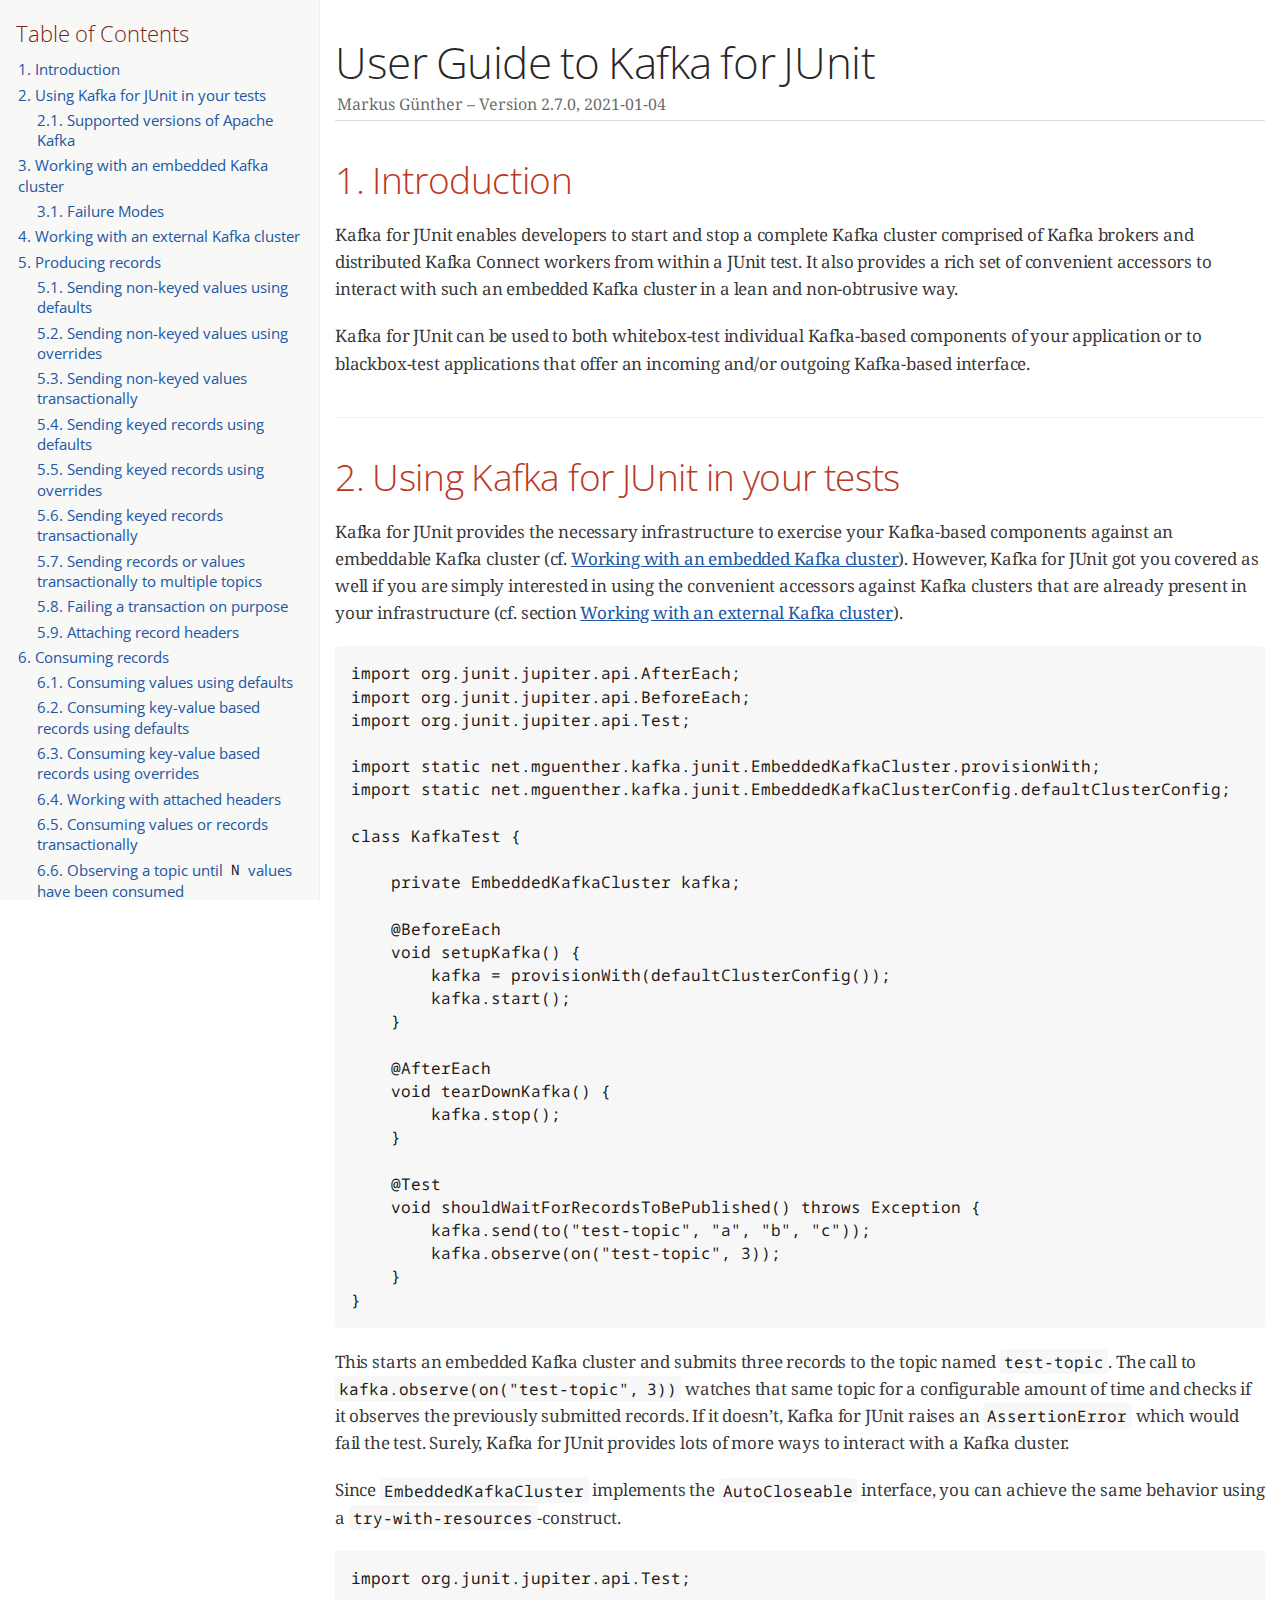
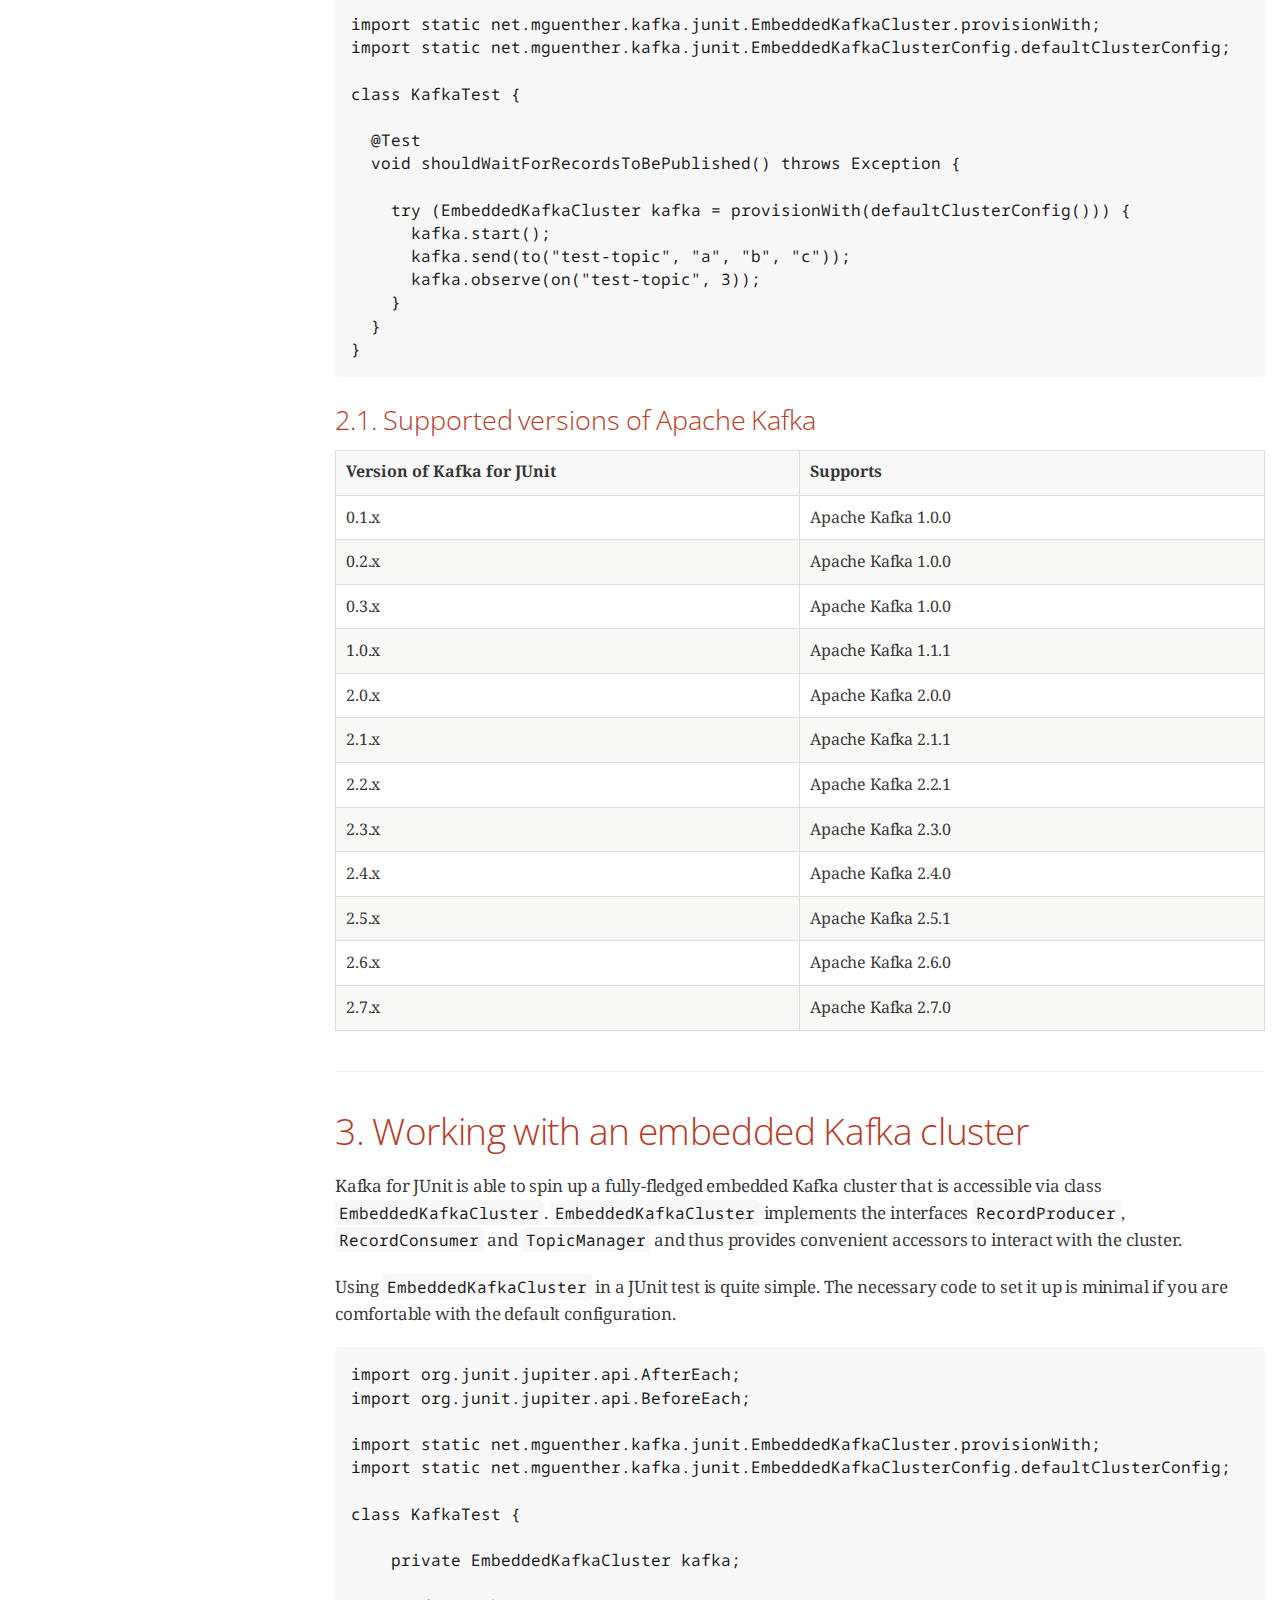
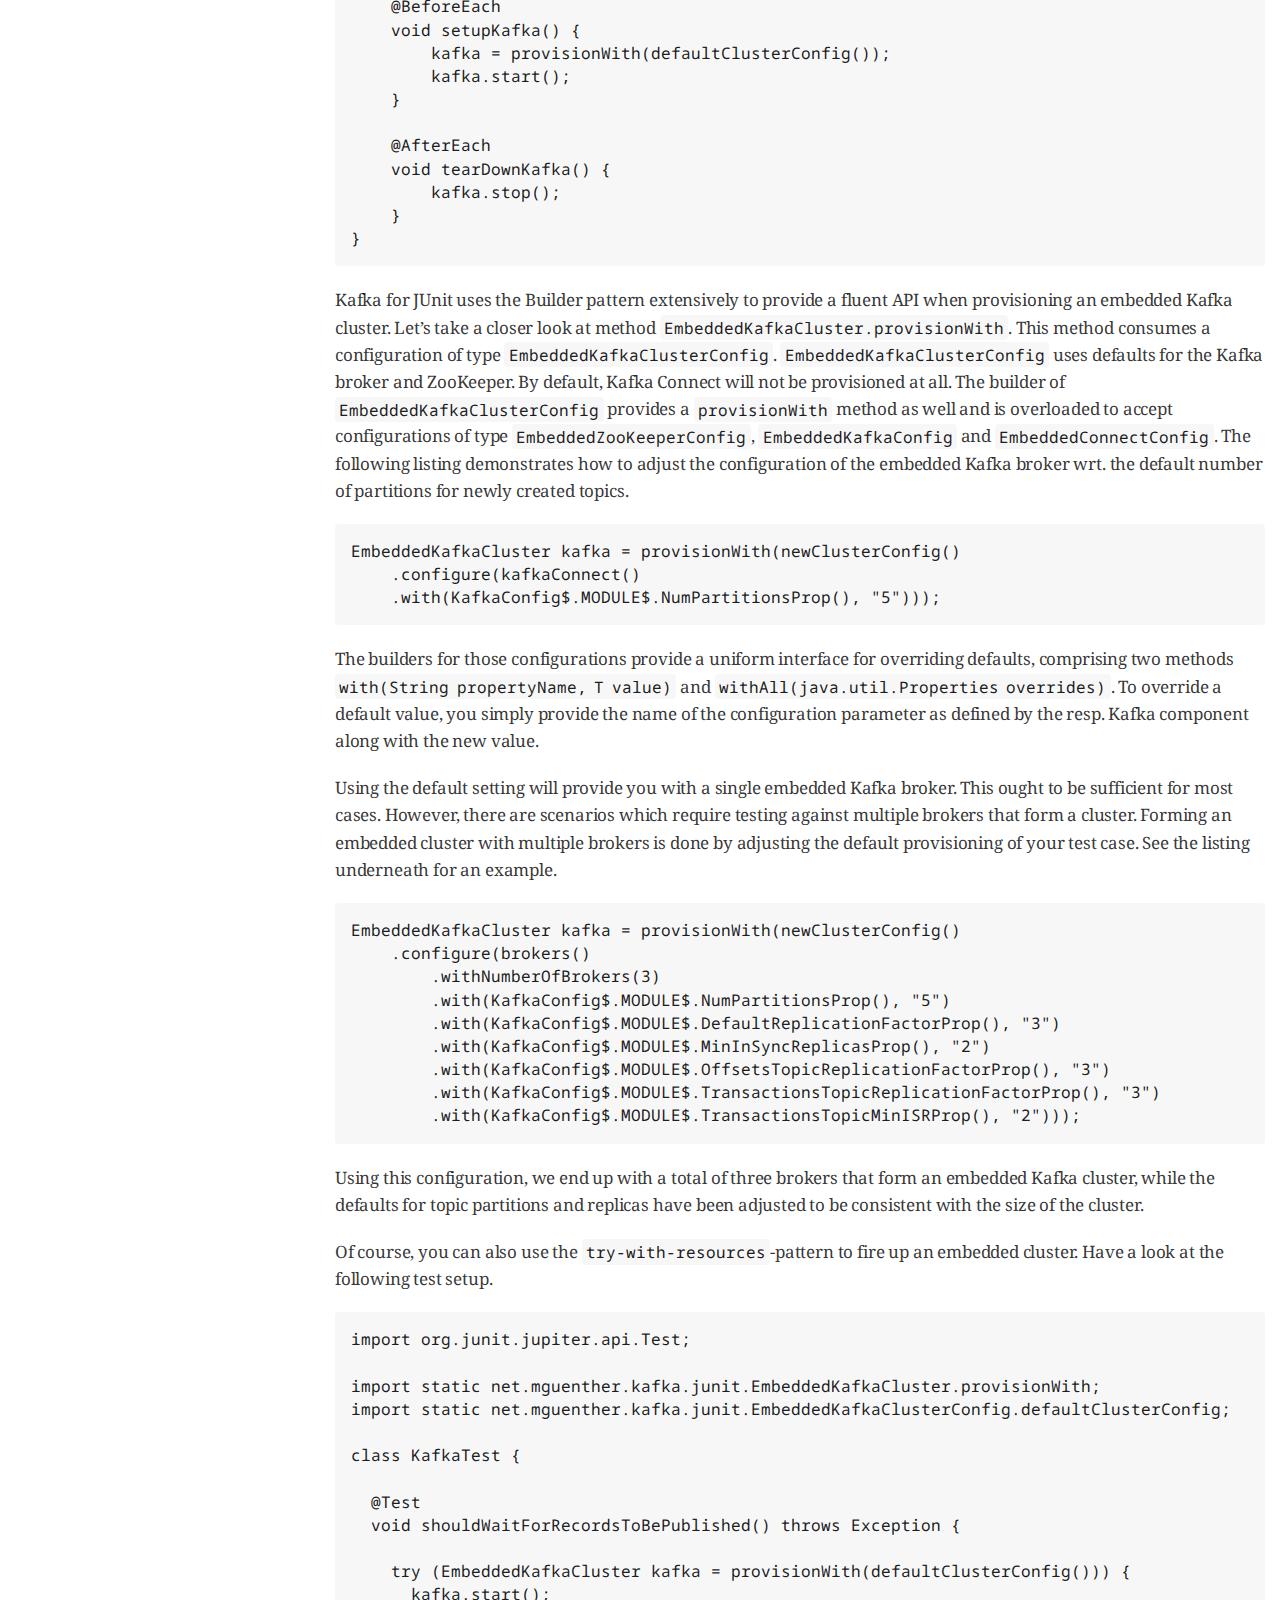
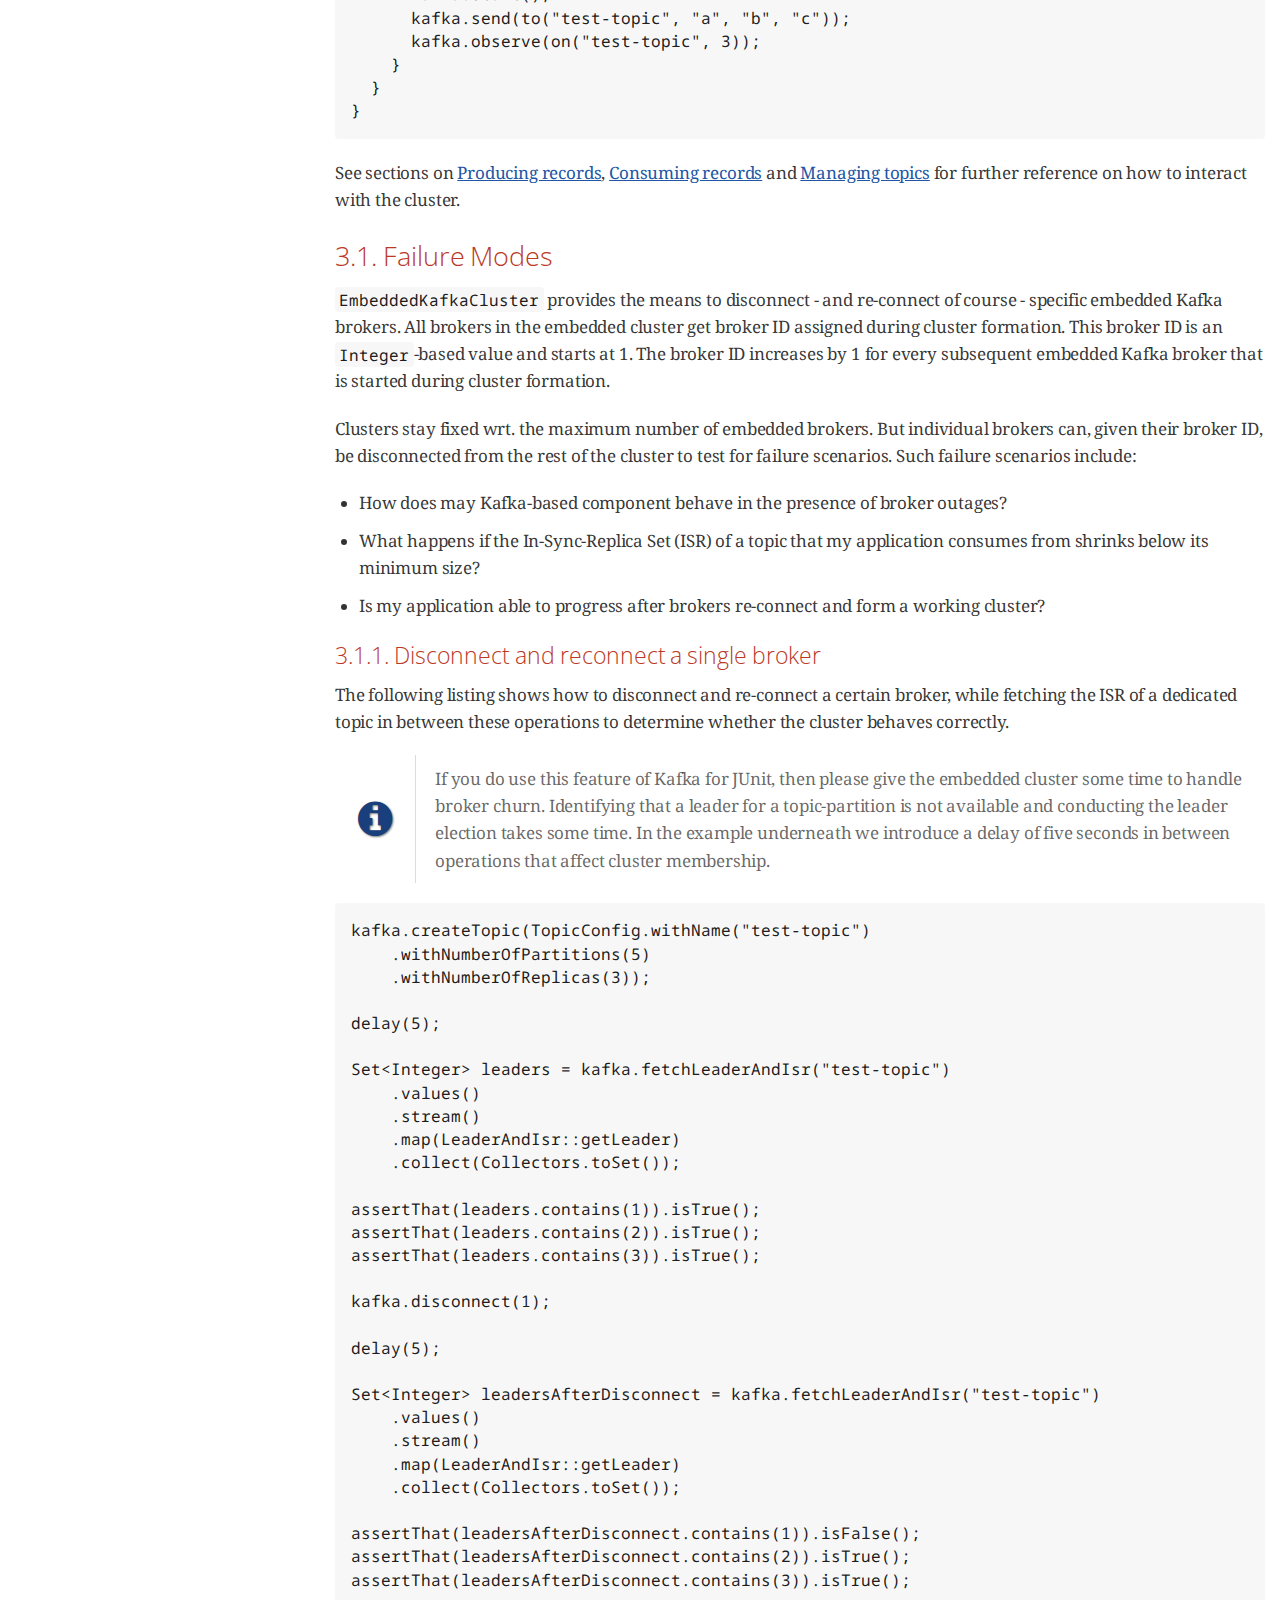
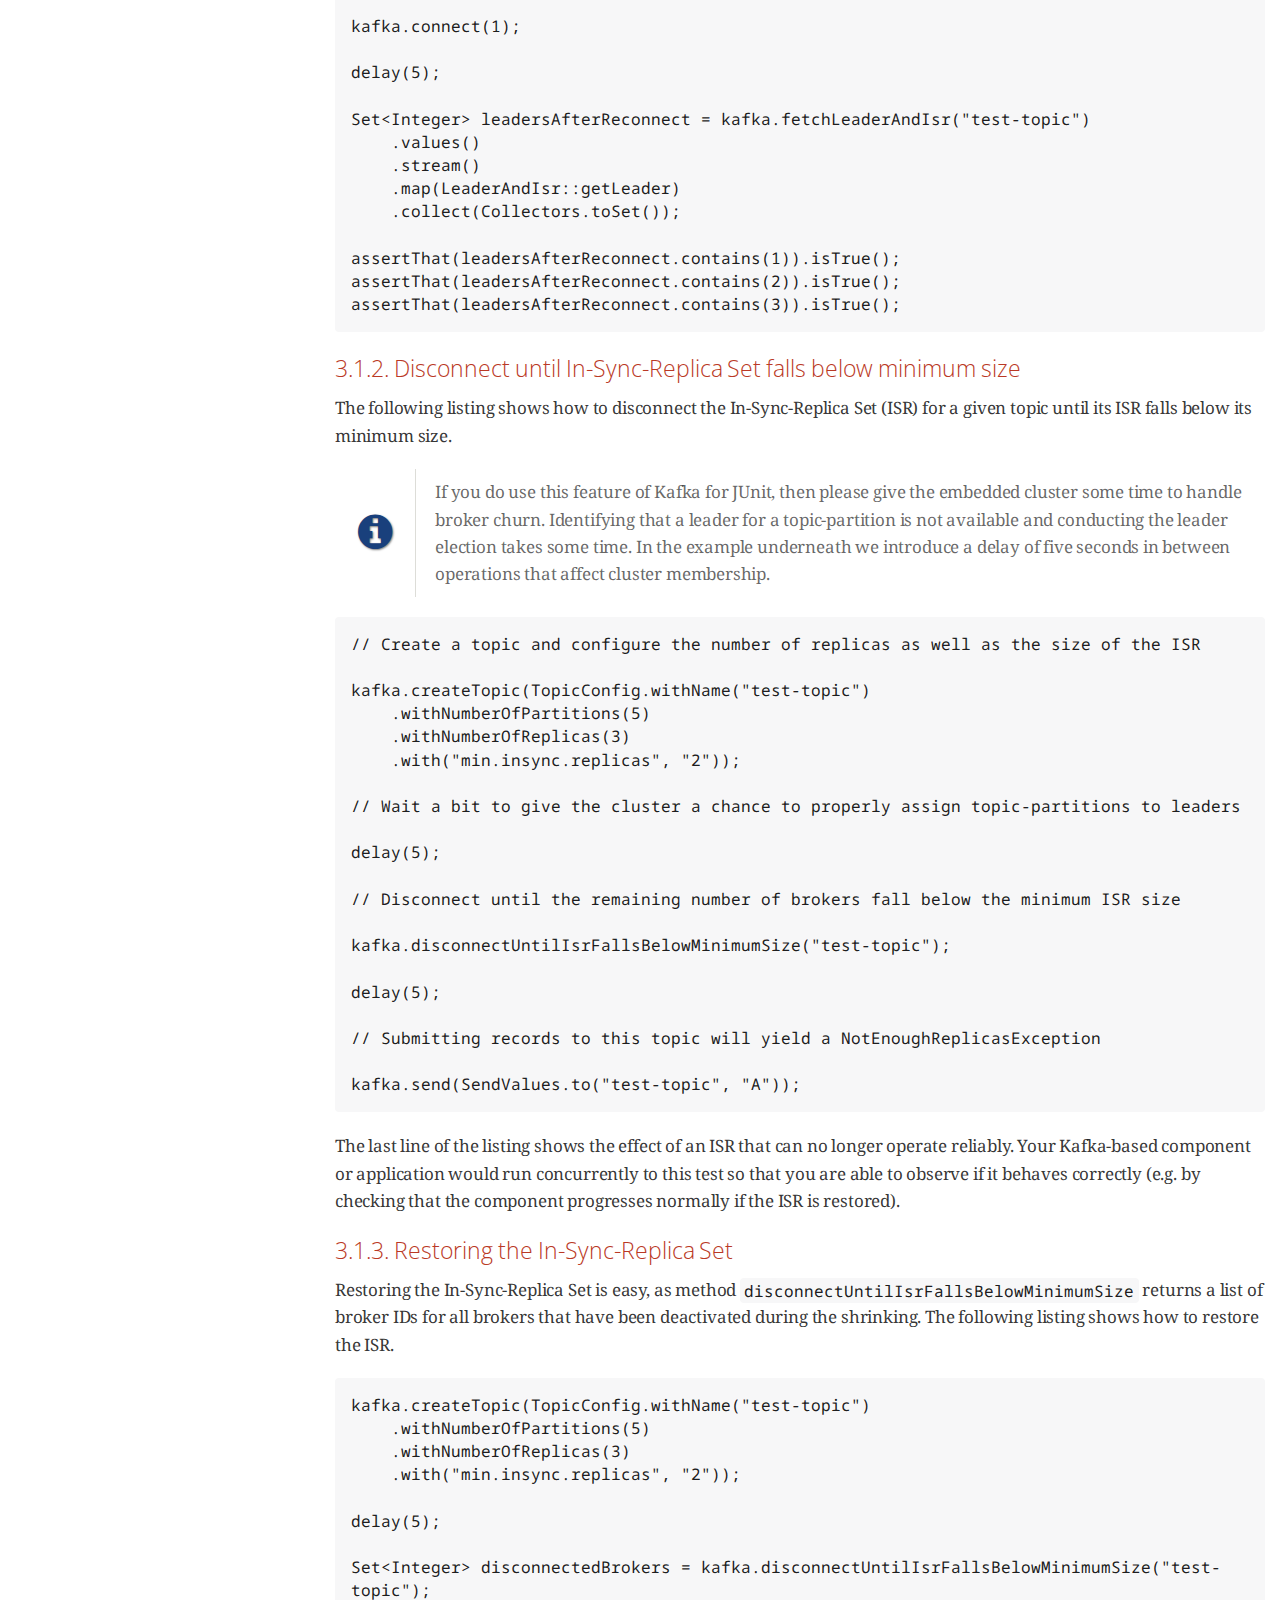
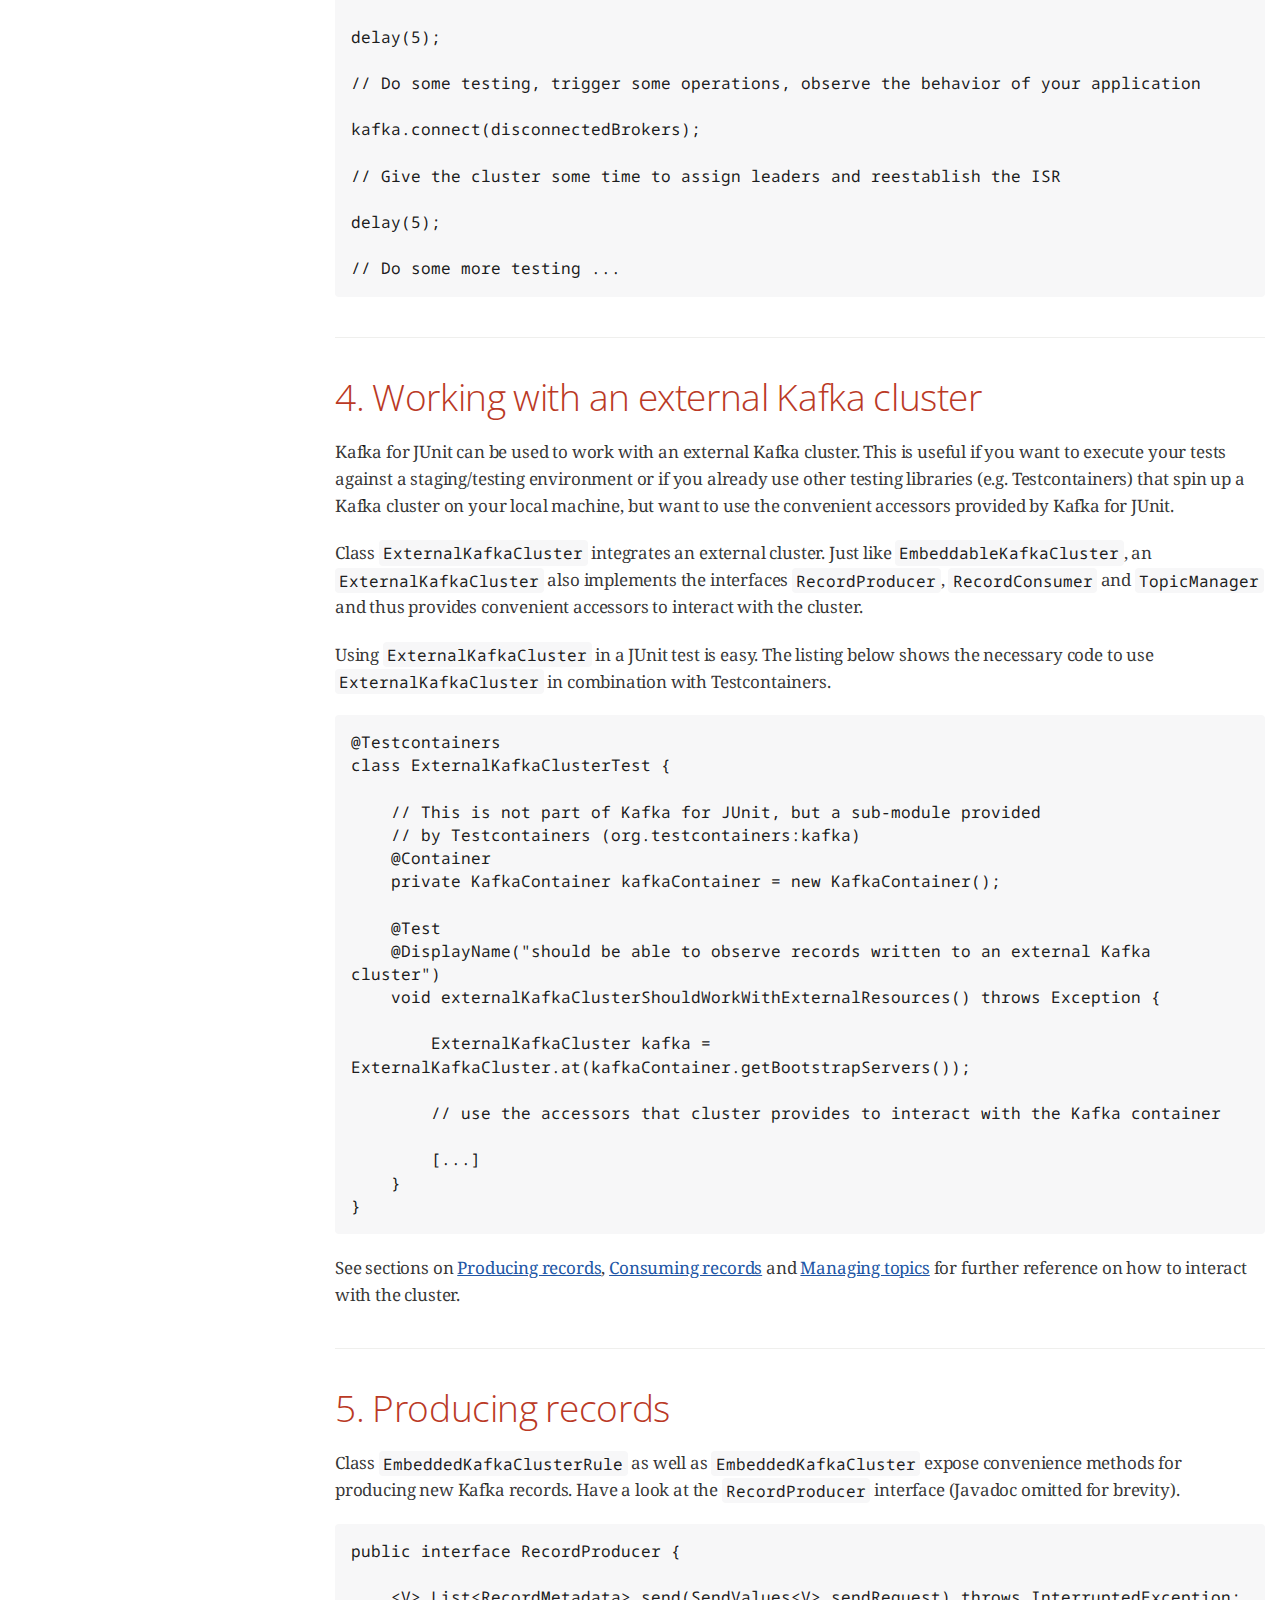
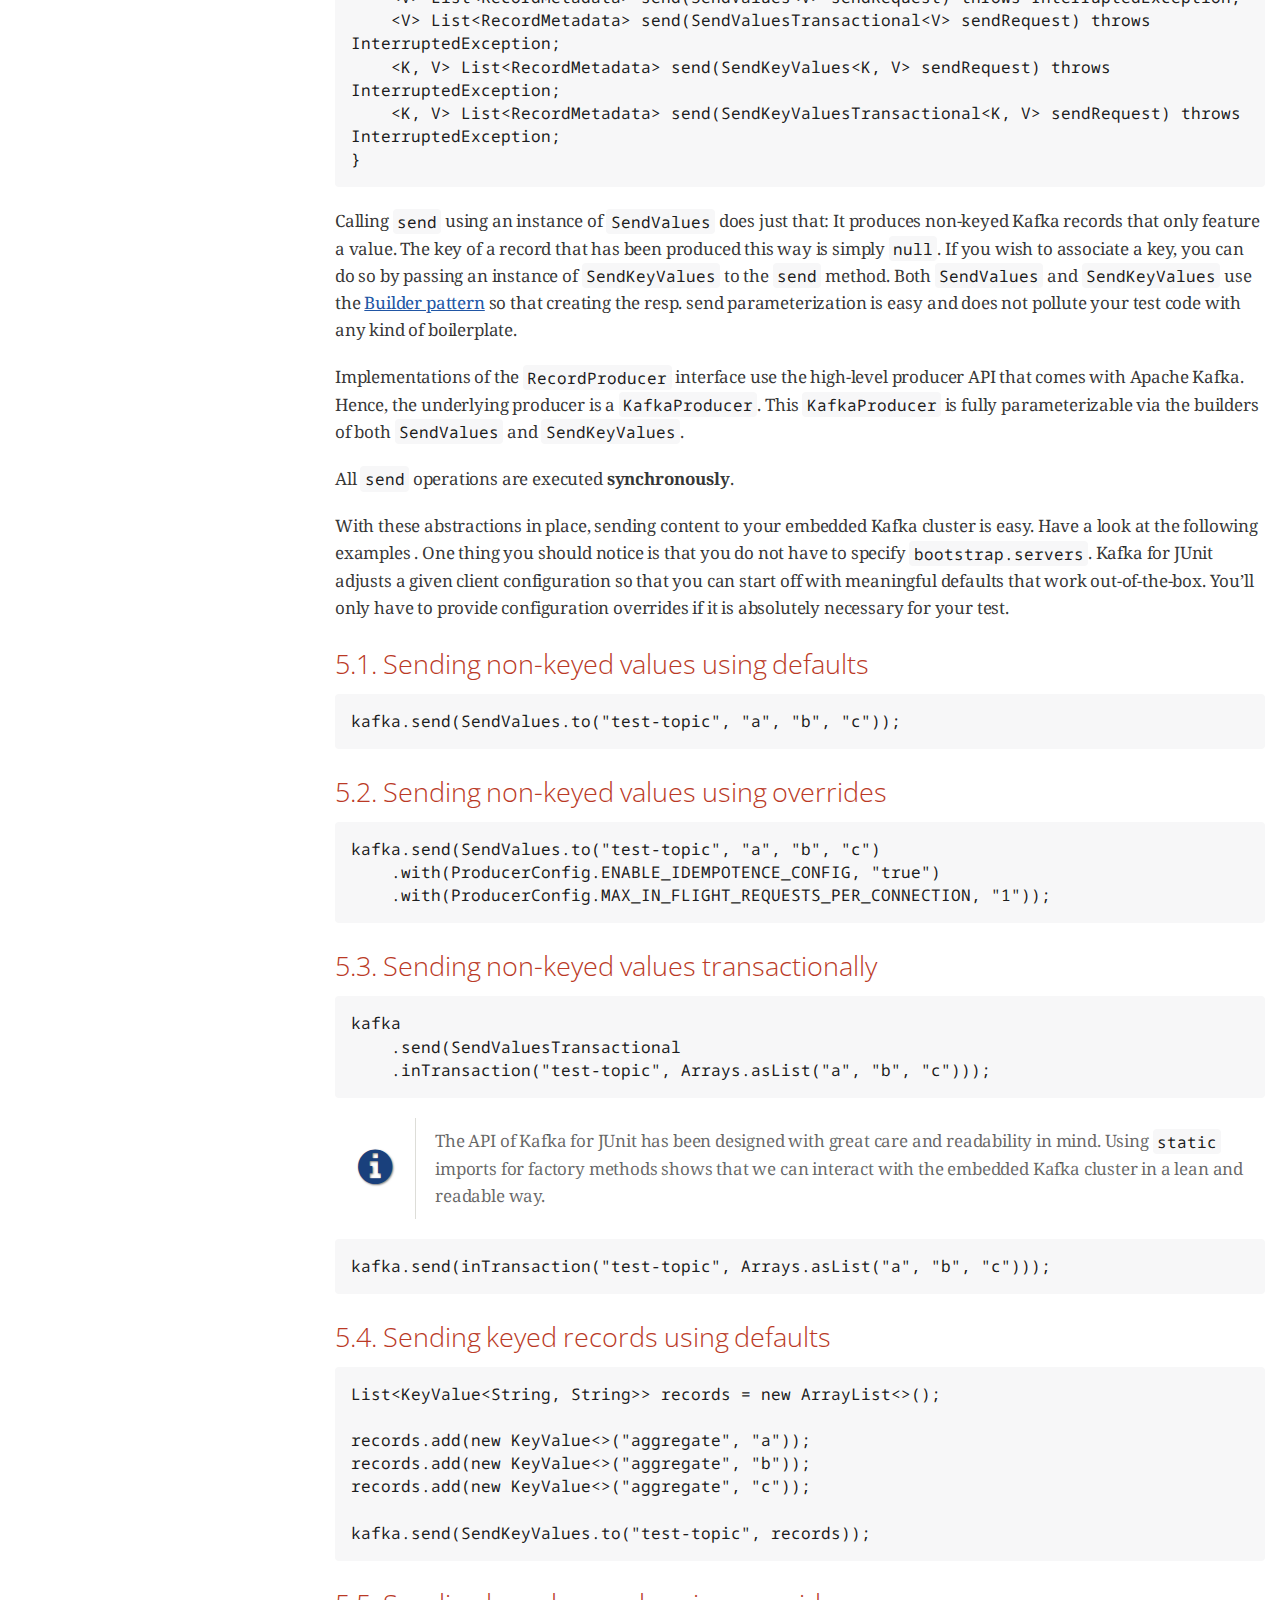
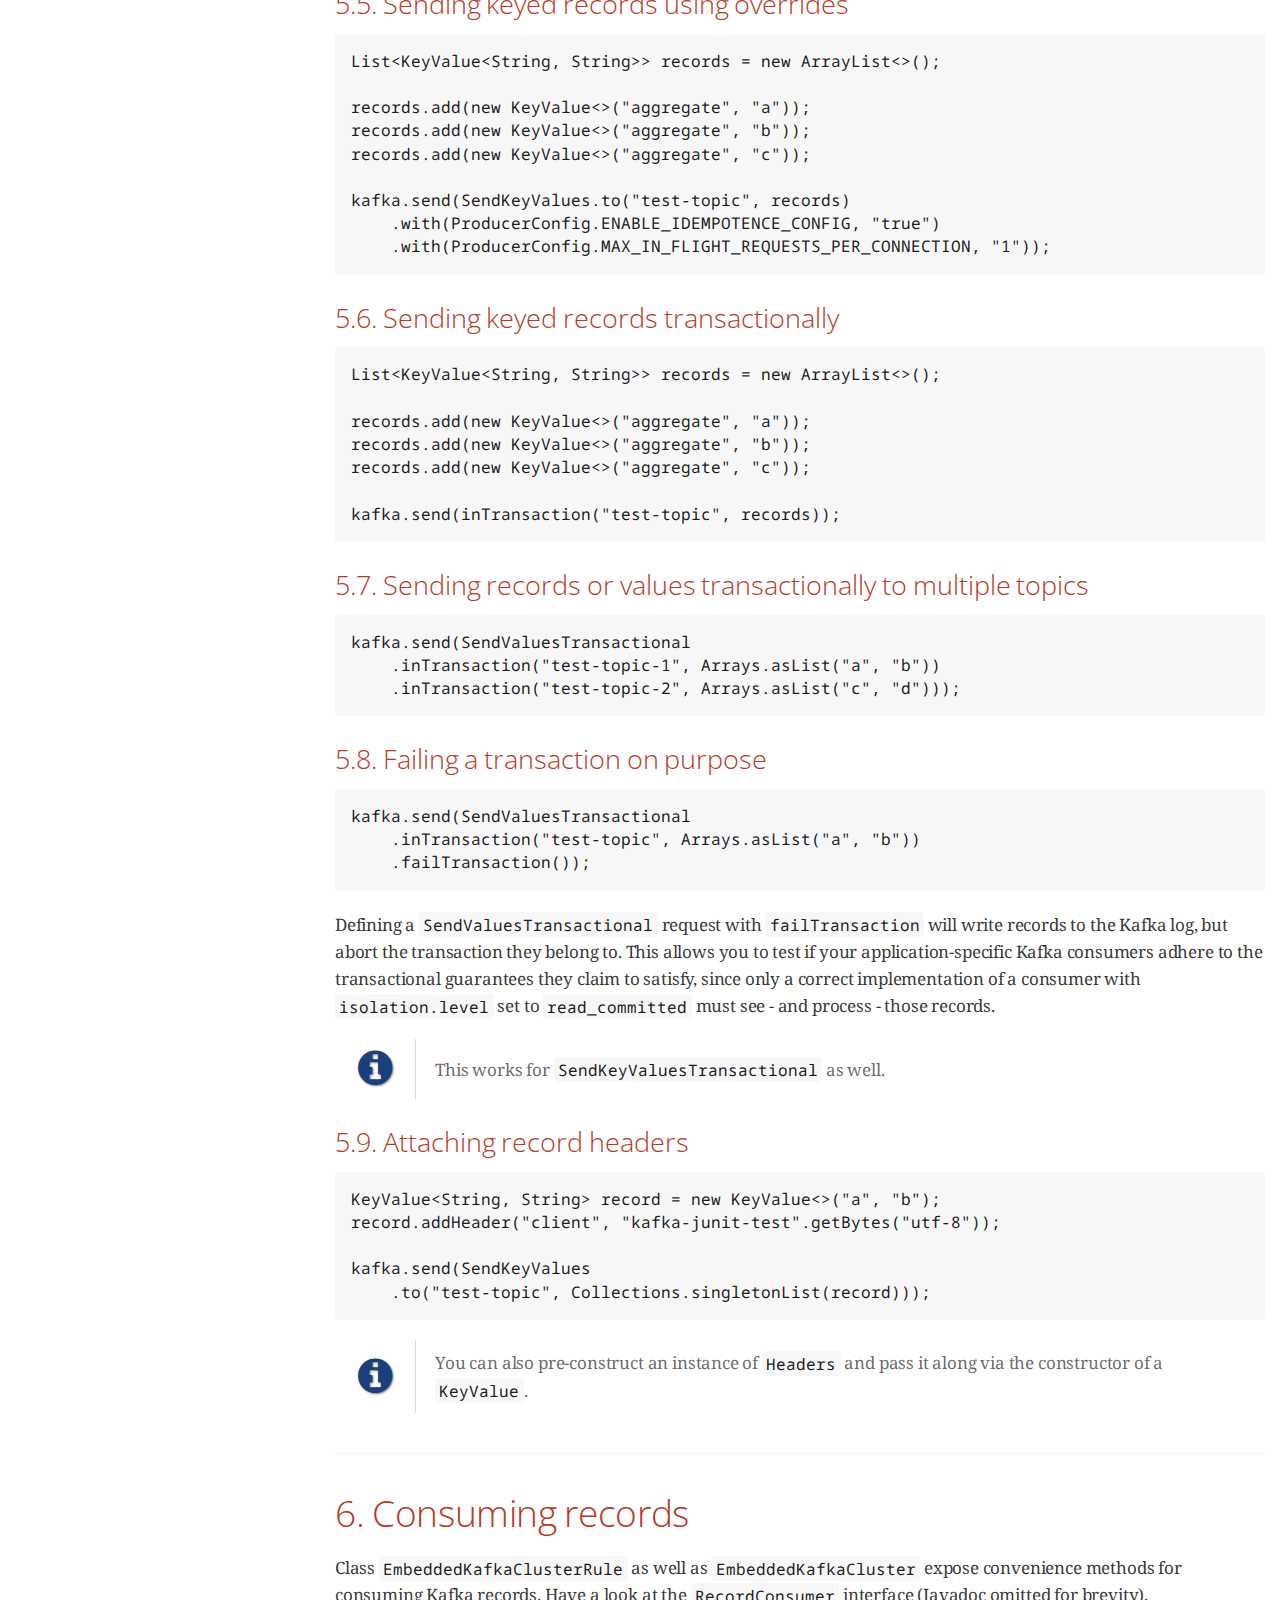
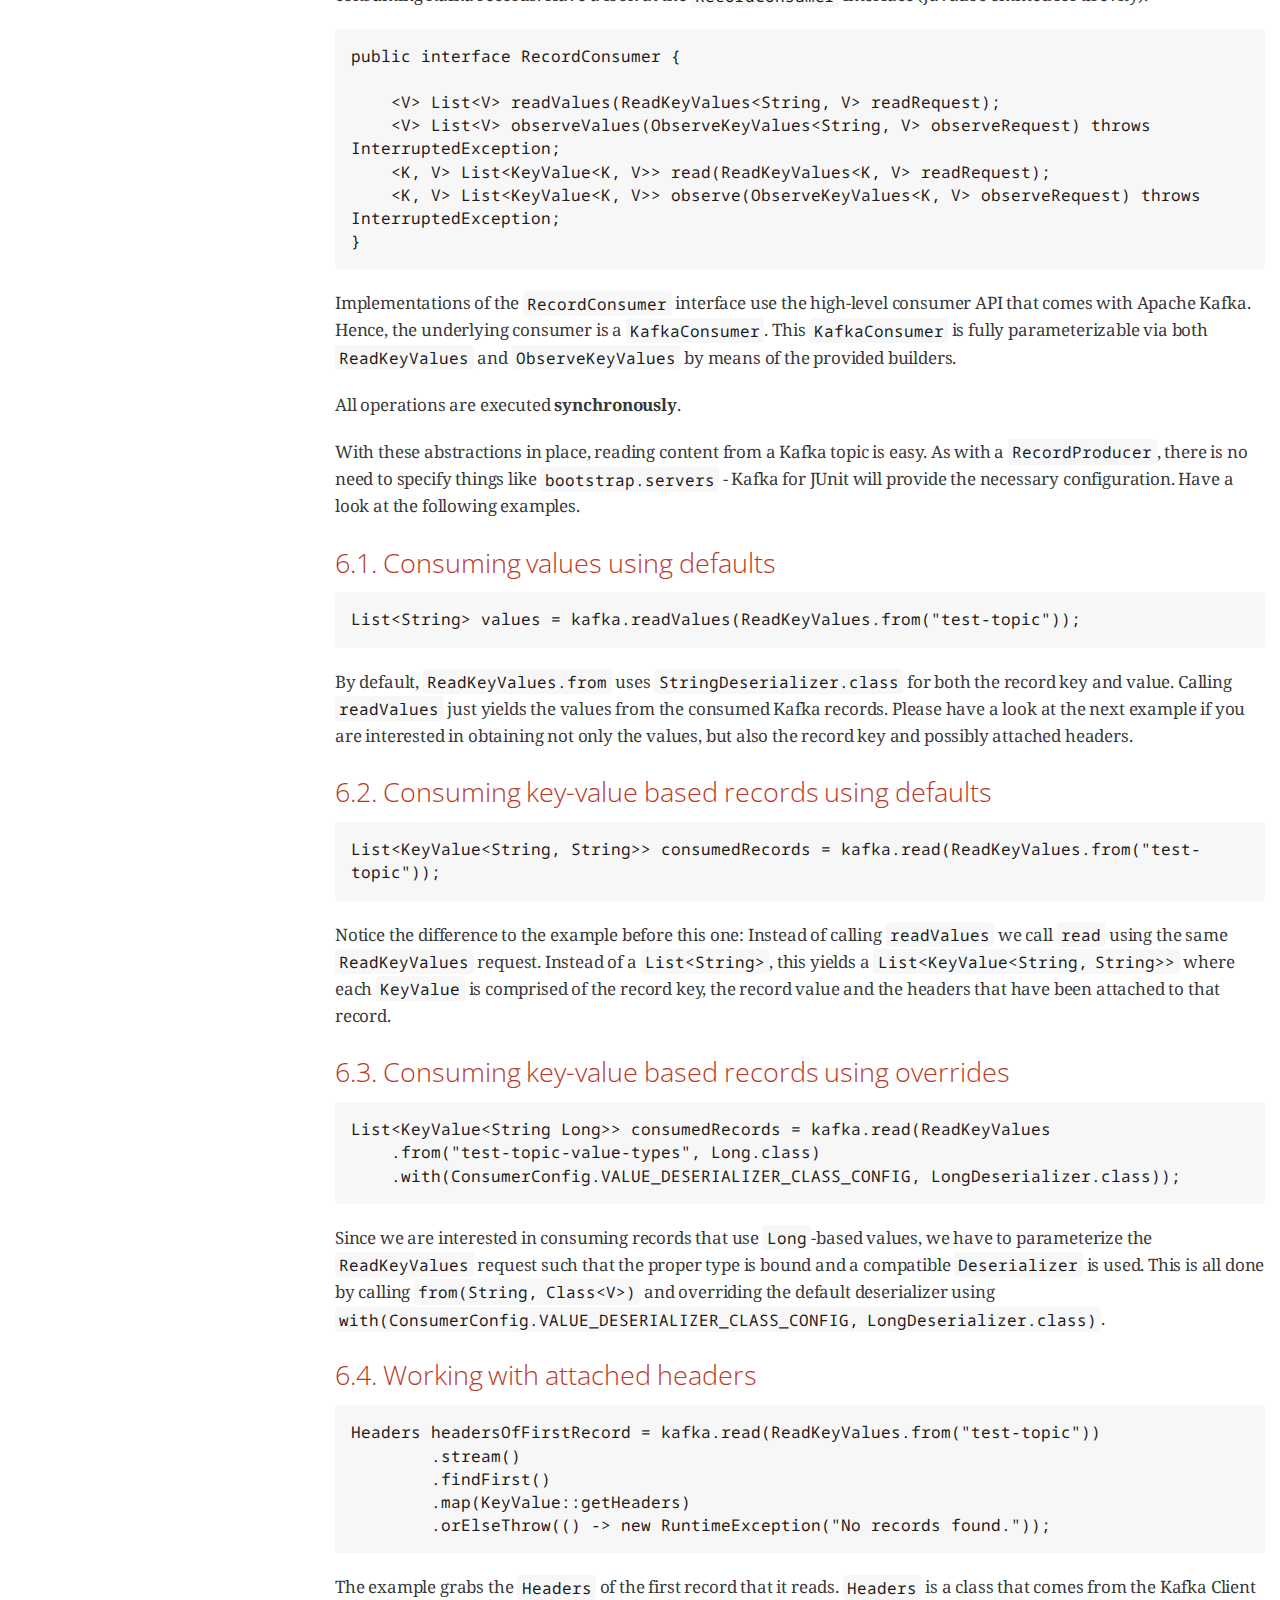
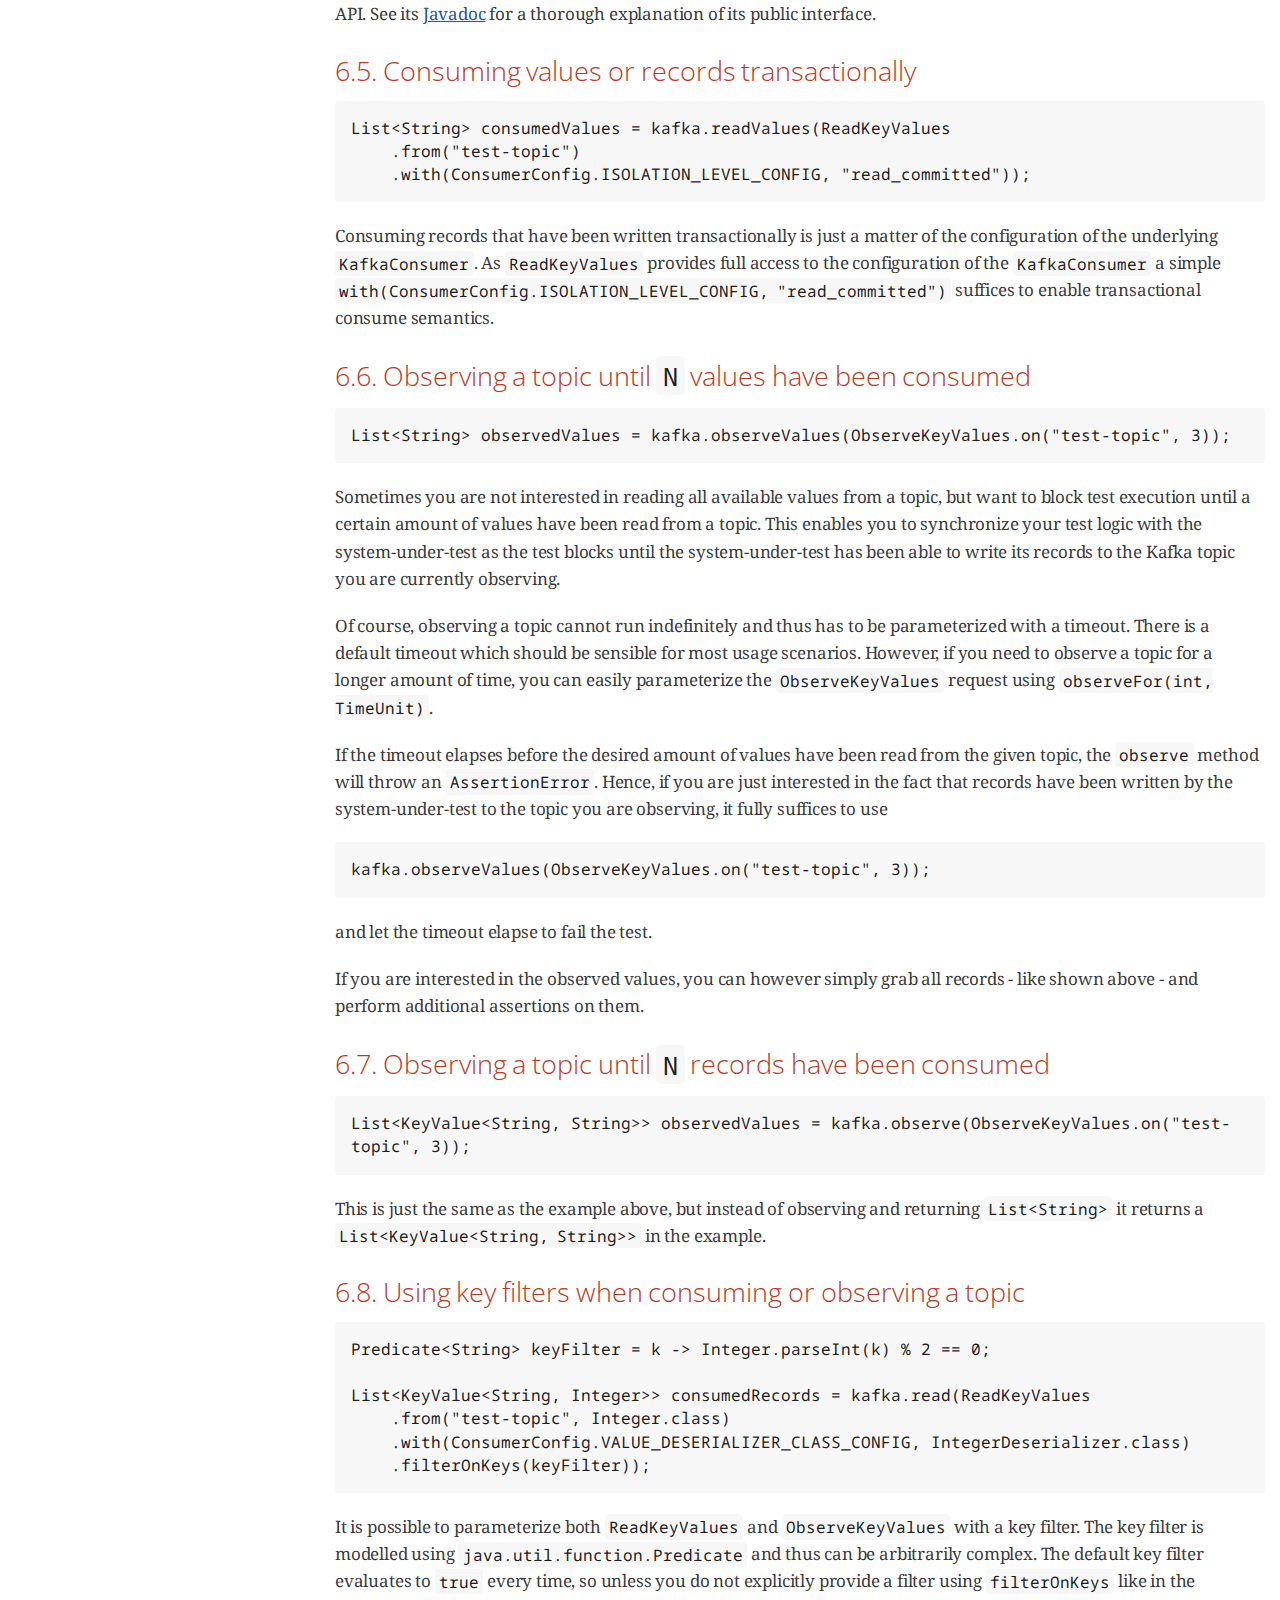
<file: 2.7.0/index.html>
<!DOCTYPE html>
<html lang="en">
<head>
<meta charset="UTF-8">
<!--[if IE]><meta http-equiv="X-UA-Compatible" content="IE=edge"><![endif]-->
<meta name="viewport" content="width=device-width, initial-scale=1.0">
<meta name="generator" content="Asciidoctor 1.5.4">
<meta name="author" content="Markus Günther">
<title>User Guide to Kafka for JUnit</title>
<link rel="stylesheet" href="https://fonts.googleapis.com/css?family=Open+Sans:300,300italic,400,400italic,600,600italic%7CNoto+Serif:400,400italic,700,700italic%7CDroid+Sans+Mono:400,700">
<link rel="stylesheet" href="css//asciidoctor.css">
<link rel="stylesheet" href="https://cdnjs.cloudflare.com/ajax/libs/font-awesome/4.5.0/css/font-awesome.min.css">
</head>
<body class="book toc2 toc-left">
<div id="header">
<h1>User Guide to Kafka for JUnit</h1>
<div class="details">
<span id="author" class="author">Markus Günther</span><br>
<span id="revnumber">version 2.7.0,</span>
<span id="revdate">2021-01-04</span>
</div>
<div id="toc" class="toc2">
<div id="toctitle">Table of Contents</div>
<ul class="sectlevel1">
<li><a href="#section:introduction">1. Introduction</a></li>
<li><a href="#_using_kafka_for_junit_in_your_tests">2. Using Kafka for JUnit in your tests</a>
<ul class="sectlevel2">
<li><a href="#_supported_versions_of_apache_kafka">2.1. Supported versions of Apache Kafka</a></li>
</ul>
</li>
<li><a href="#section:embedded-kafka-cluster">3. Working with an embedded Kafka cluster</a>
<ul class="sectlevel2">
<li><a href="#_failure_modes">3.1. Failure Modes</a></li>
</ul>
</li>
<li><a href="#section:external-kafka-cluster">4. Working with an external Kafka cluster</a></li>
<li><a href="#section:producing-records">5. Producing records</a>
<ul class="sectlevel2">
<li><a href="#_sending_non_keyed_values_using_defaults">5.1. Sending non-keyed values using defaults</a></li>
<li><a href="#_sending_non_keyed_values_using_overrides">5.2. Sending non-keyed values using overrides</a></li>
<li><a href="#_sending_non_keyed_values_transactionally">5.3. Sending non-keyed values transactionally</a></li>
<li><a href="#_sending_keyed_records_using_defaults">5.4. Sending keyed records using defaults</a></li>
<li><a href="#_sending_keyed_records_using_overrides">5.5. Sending keyed records using overrides</a></li>
<li><a href="#_sending_keyed_records_transactionally">5.6. Sending keyed records transactionally</a></li>
<li><a href="#_sending_records_or_values_transactionally_to_multiple_topics">5.7. Sending records or values transactionally to multiple topics</a></li>
<li><a href="#_failing_a_transaction_on_purpose">5.8. Failing a transaction on purpose</a></li>
<li><a href="#_attaching_record_headers">5.9. Attaching record headers</a></li>
</ul>
</li>
<li><a href="#section:consuming-records">6. Consuming records</a>
<ul class="sectlevel2">
<li><a href="#_consuming_values_using_defaults">6.1. Consuming values using defaults</a></li>
<li><a href="#_consuming_key_value_based_records_using_defaults">6.2. Consuming key-value based records using defaults</a></li>
<li><a href="#_consuming_key_value_based_records_using_overrides">6.3. Consuming key-value based records using overrides</a></li>
<li><a href="#_working_with_attached_headers">6.4. Working with attached headers</a></li>
<li><a href="#_consuming_values_or_records_transactionally">6.5. Consuming values or records transactionally</a></li>
<li><a href="#_observing_a_topic_until_code_n_code_values_have_been_consumed">6.6. Observing a topic until <code>N</code> values have been consumed</a></li>
<li><a href="#_observing_a_topic_until_code_n_code_records_have_been_consumed">6.7. Observing a topic until <code>N</code> records have been consumed</a></li>
<li><a href="#_using_key_filters_when_consuming_or_observing_a_topic">6.8. Using key filters when consuming or observing a topic</a></li>
<li><a href="#_using_value_filters_when_consuming_or_observing_a_topic">6.9. Using value filters when consuming or observing a topic</a></li>
<li><a href="#_using_header_filters_when_consuming_or_observing_a_topic">6.10. Using header filters when consuming or observing a topic</a></li>
<li><a href="#_obtaining_metadata_per_record">6.11. Obtaining metadata per-record</a></li>
<li><a href="#_seeking_to_a_dedicated_offset_of_a_topic_partition">6.12. Seeking to a dedicated offset of a topic-partition</a></li>
</ul>
</li>
<li><a href="#section:managing-topics">7. Managing topics</a>
<ul class="sectlevel2">
<li><a href="#_creating_a_topic">7.1. Creating a topic</a></li>
<li><a href="#_deleting_a_topic">7.2. Deleting a topic</a></li>
<li><a href="#_determine_whether_a_topic_exists">7.3. Determine whether a topic exists</a></li>
<li><a href="#_retrieving_the_leader_and_the_in_sync_replica_set_isr">7.4. Retrieving the leader and the In-Sync-Replica Set (ISR)</a></li>
<li><a href="#_retrieving_the_topic_configuration_remotely">7.5. Retrieving the topic configuration remotely</a></li>
</ul>
</li>
<li><a href="#section:colophon">8. License</a></li>
</ul>
</div>
</div>
<div id="content">
<div class="sect1">
<h2 id="section:introduction">1. Introduction</h2>
<div class="sectionbody">
<div class="paragraph">
<p>Kafka for JUnit enables developers to start and stop a complete Kafka cluster comprised of Kafka brokers and distributed Kafka Connect workers from within a JUnit test. It also provides a rich set of convenient accessors to interact with such an embedded Kafka cluster in a lean and non-obtrusive way.</p>
</div>
<div class="paragraph">
<p>Kafka for JUnit can be used to both whitebox-test individual Kafka-based components of your application or to blackbox-test applications that offer an incoming and/or outgoing Kafka-based interface.</p>
</div>
</div>
</div>
<div class="sect1">
<h2 id="_using_kafka_for_junit_in_your_tests">2. Using Kafka for JUnit in your tests</h2>
<div class="sectionbody">
<div class="paragraph">
<p>Kafka for JUnit provides the necessary infrastructure to exercise your Kafka-based components against an embeddable Kafka cluster (cf. <a href="#section:embedded-kafka-cluster">Working with an embedded Kafka cluster</a>). However, Kafka for JUnit got you covered as well if you are simply interested in using the convenient accessors against Kafka clusters that are already present in your infrastructure (cf. section <a href="#section:external-kafka-cluster">Working with an external Kafka cluster</a>).</p>
</div>
<div class="listingblock">
<div class="content">
<pre class="highlight"><code class="language-java" data-lang="java">import org.junit.jupiter.api.AfterEach;
import org.junit.jupiter.api.BeforeEach;
import org.junit.jupiter.api.Test;

import static net.mguenther.kafka.junit.EmbeddedKafkaCluster.provisionWith;
import static net.mguenther.kafka.junit.EmbeddedKafkaClusterConfig.defaultClusterConfig;

class KafkaTest {

    private EmbeddedKafkaCluster kafka;

    @BeforeEach
    void setupKafka() {
        kafka = provisionWith(defaultClusterConfig());
        kafka.start();
    }

    @AfterEach
    void tearDownKafka() {
        kafka.stop();
    }

    @Test
    void shouldWaitForRecordsToBePublished() throws Exception {
        kafka.send(to("test-topic", "a", "b", "c"));
        kafka.observe(on("test-topic", 3));
    }
}</code></pre>
</div>
</div>
<div class="paragraph">
<p>This starts an embedded Kafka cluster and submits three records to the topic named <code>test-topic</code>. The call to <code>kafka.observe(on("test-topic", 3))</code> watches that same topic for a configurable amount of time and checks if it observes the previously submitted records. If it doesn&#8217;t, Kafka for JUnit raises an <code>AssertionError</code> which would fail the test. Surely, Kafka for JUnit provides lots of more ways to interact with a Kafka cluster.</p>
</div>
<div class="paragraph">
<p>Since <code>EmbeddedKafkaCluster</code> implements the <code>AutoCloseable</code> interface, you can achieve the same behavior using a <code>try-with-resources</code>-construct.</p>
</div>
<div class="listingblock">
<div class="content">
<pre class="highlight"><code class="language-java" data-lang="java">import org.junit.jupiter.api.Test;

import static net.mguenther.kafka.junit.EmbeddedKafkaCluster.provisionWith;
import static net.mguenther.kafka.junit.EmbeddedKafkaClusterConfig.defaultClusterConfig;

class KafkaTest {

  @Test
  void shouldWaitForRecordsToBePublished() throws Exception {

    try (EmbeddedKafkaCluster kafka = provisionWith(defaultClusterConfig())) {
      kafka.start();
      kafka.send(to("test-topic", "a", "b", "c"));
      kafka.observe(on("test-topic", 3));
    }
  }
}</code></pre>
</div>
</div>
<div class="sect2">
<h3 id="_supported_versions_of_apache_kafka">2.1. Supported versions of Apache Kafka</h3>
<table class="tableblock frame-all grid-all spread">
<colgroup>
<col style="width: 50%;">
<col style="width: 50%;">
</colgroup>
<thead>
<tr>
<th class="tableblock halign-left valign-top">Version of Kafka for JUnit</th>
<th class="tableblock halign-left valign-top">Supports</th>
</tr>
</thead>
<tbody>
<tr>
<td class="tableblock halign-left valign-top"><p class="tableblock">0.1.x</p></td>
<td class="tableblock halign-left valign-top"><p class="tableblock">Apache Kafka 1.0.0</p></td>
</tr>
<tr>
<td class="tableblock halign-left valign-top"><p class="tableblock">0.2.x</p></td>
<td class="tableblock halign-left valign-top"><p class="tableblock">Apache Kafka 1.0.0</p></td>
</tr>
<tr>
<td class="tableblock halign-left valign-top"><p class="tableblock">0.3.x</p></td>
<td class="tableblock halign-left valign-top"><p class="tableblock">Apache Kafka 1.0.0</p></td>
</tr>
<tr>
<td class="tableblock halign-left valign-top"><p class="tableblock">1.0.x</p></td>
<td class="tableblock halign-left valign-top"><p class="tableblock">Apache Kafka 1.1.1</p></td>
</tr>
<tr>
<td class="tableblock halign-left valign-top"><p class="tableblock">2.0.x</p></td>
<td class="tableblock halign-left valign-top"><p class="tableblock">Apache Kafka 2.0.0</p></td>
</tr>
<tr>
<td class="tableblock halign-left valign-top"><p class="tableblock">2.1.x</p></td>
<td class="tableblock halign-left valign-top"><p class="tableblock">Apache Kafka 2.1.1</p></td>
</tr>
<tr>
<td class="tableblock halign-left valign-top"><p class="tableblock">2.2.x</p></td>
<td class="tableblock halign-left valign-top"><p class="tableblock">Apache Kafka 2.2.1</p></td>
</tr>
<tr>
<td class="tableblock halign-left valign-top"><p class="tableblock">2.3.x</p></td>
<td class="tableblock halign-left valign-top"><p class="tableblock">Apache Kafka 2.3.0</p></td>
</tr>
<tr>
<td class="tableblock halign-left valign-top"><p class="tableblock">2.4.x</p></td>
<td class="tableblock halign-left valign-top"><p class="tableblock">Apache Kafka 2.4.0</p></td>
</tr>
<tr>
<td class="tableblock halign-left valign-top"><p class="tableblock">2.5.x</p></td>
<td class="tableblock halign-left valign-top"><p class="tableblock">Apache Kafka 2.5.1</p></td>
</tr>
<tr>
<td class="tableblock halign-left valign-top"><p class="tableblock">2.6.x</p></td>
<td class="tableblock halign-left valign-top"><p class="tableblock">Apache Kafka 2.6.0</p></td>
</tr>
<tr>
<td class="tableblock halign-left valign-top"><p class="tableblock">2.7.x</p></td>
<td class="tableblock halign-left valign-top"><p class="tableblock">Apache Kafka 2.7.0</p></td>
</tr>
</tbody>
</table>
</div>
</div>
</div>
<div class="sect1">
<h2 id="section:embedded-kafka-cluster">3. Working with an embedded Kafka cluster</h2>
<div class="sectionbody">
<div class="paragraph">
<p>Kafka for JUnit is able to spin up a fully-fledged embedded Kafka cluster that is accessible via class <code>EmbeddedKafkaCluster</code>. <code>EmbeddedKafkaCluster</code> implements the interfaces <code>RecordProducer</code>, <code>RecordConsumer</code> and <code>TopicManager</code> and thus provides convenient accessors to interact with the cluster.</p>
</div>
<div class="paragraph">
<p>Using <code>EmbeddedKafkaCluster</code> in a JUnit test is quite simple. The necessary code to set it up is minimal if you are comfortable with the default configuration.</p>
</div>
<div class="listingblock">
<div class="content">
<pre class="highlight"><code class="language-java" data-lang="java">import org.junit.jupiter.api.AfterEach;
import org.junit.jupiter.api.BeforeEach;

import static net.mguenther.kafka.junit.EmbeddedKafkaCluster.provisionWith;
import static net.mguenther.kafka.junit.EmbeddedKafkaClusterConfig.defaultClusterConfig;

class KafkaTest {

    private EmbeddedKafkaCluster kafka;

    @BeforeEach
    void setupKafka() {
        kafka = provisionWith(defaultClusterConfig());
        kafka.start();
    }

    @AfterEach
    void tearDownKafka() {
        kafka.stop();
    }
}</code></pre>
</div>
</div>
<div class="paragraph">
<p>Kafka for JUnit uses the Builder pattern extensively to provide a fluent API when provisioning an embedded Kafka cluster. Let&#8217;s take a closer look at method <code>EmbeddedKafkaCluster.provisionWith</code>. This method consumes a configuration of type <code>EmbeddedKafkaClusterConfig</code>. <code>EmbeddedKafkaClusterConfig</code> uses defaults for the Kafka broker and ZooKeeper. By default, Kafka Connect will not be provisioned at all. The builder of <code>EmbeddedKafkaClusterConfig</code> provides a <code>provisionWith</code> method as well and is overloaded to accept configurations of type <code>EmbeddedZooKeeperConfig</code>, <code>EmbeddedKafkaConfig</code> and <code>EmbeddedConnectConfig</code>. The following listing demonstrates how to adjust the configuration of the embedded Kafka broker wrt. the default number of partitions for newly created topics.</p>
</div>
<div class="listingblock">
<div class="content">
<pre class="highlight"><code class="language-java" data-lang="java">EmbeddedKafkaCluster kafka = provisionWith(newClusterConfig()
    .configure(kafkaConnect()
    .with(KafkaConfig$.MODULE$.NumPartitionsProp(), "5")));</code></pre>
</div>
</div>
<div class="paragraph">
<p>The builders for those configurations provide a uniform interface for overriding defaults, comprising two methods <code>with(String propertyName, T value)</code> and <code>withAll(java.util.Properties overrides)</code>. To override a default value, you simply provide the name of the configuration parameter as defined by the resp. Kafka component along with the new value.</p>
</div>
<div class="paragraph">
<p>Using the default setting will provide you with a single embedded Kafka broker. This ought to be sufficient for most cases. However, there are scenarios which require testing against multiple brokers that form a cluster. Forming an embedded cluster with multiple brokers is done by adjusting the default provisioning of your test case. See the listing underneath for an example.</p>
</div>
<div class="listingblock">
<div class="content">
<pre class="highlight"><code class="language-java" data-lang="java">EmbeddedKafkaCluster kafka = provisionWith(newClusterConfig()
    .configure(brokers()
        .withNumberOfBrokers(3)
        .with(KafkaConfig$.MODULE$.NumPartitionsProp(), "5")
        .with(KafkaConfig$.MODULE$.DefaultReplicationFactorProp(), "3")
        .with(KafkaConfig$.MODULE$.MinInSyncReplicasProp(), "2")
        .with(KafkaConfig$.MODULE$.OffsetsTopicReplicationFactorProp(), "3")
        .with(KafkaConfig$.MODULE$.TransactionsTopicReplicationFactorProp(), "3")
        .with(KafkaConfig$.MODULE$.TransactionsTopicMinISRProp(), "2")));</code></pre>
</div>
</div>
<div class="paragraph">
<p>Using this configuration, we end up with a total of three brokers that form an embedded Kafka cluster, while the defaults for topic partitions and replicas have been adjusted to be consistent with the size of the cluster.</p>
</div>
<div class="paragraph">
<p>Of course, you can also use the <code>try-with-resources</code>-pattern to fire up an embedded cluster. Have a look at the following test setup.</p>
</div>
<div class="listingblock">
<div class="content">
<pre class="highlight"><code class="language-java" data-lang="java">import org.junit.jupiter.api.Test;

import static net.mguenther.kafka.junit.EmbeddedKafkaCluster.provisionWith;
import static net.mguenther.kafka.junit.EmbeddedKafkaClusterConfig.defaultClusterConfig;

class KafkaTest {

  @Test
  void shouldWaitForRecordsToBePublished() throws Exception {

    try (EmbeddedKafkaCluster kafka = provisionWith(defaultClusterConfig())) {
      kafka.start();
      kafka.send(to("test-topic", "a", "b", "c"));
      kafka.observe(on("test-topic", 3));
    }
  }
}</code></pre>
</div>
</div>
<div class="paragraph">
<p>See sections on <a href="#section:producing-records">Producing records</a>, <a href="#section:consuming-records">Consuming records</a> and <a href="#section:managing-topics">Managing topics</a> for further reference on how to interact with the cluster.</p>
</div>
<div class="sect2">
<h3 id="_failure_modes">3.1. Failure Modes</h3>
<div class="paragraph">
<p><code>EmbeddedKafkaCluster</code> provides the means to disconnect - and re-connect of course - specific embedded Kafka brokers. All brokers in the embedded cluster get broker ID assigned during cluster formation. This broker ID is an <code>Integer</code>-based value and starts at 1. The broker ID increases by 1 for every subsequent embedded Kafka broker that is started during cluster formation.</p>
</div>
<div class="paragraph">
<p>Clusters stay fixed wrt. the maximum number of embedded brokers. But individual brokers can, given their broker ID, be disconnected from the rest of the cluster to test for failure scenarios. Such failure scenarios include:</p>
</div>
<div class="ulist">
<ul>
<li>
<p>How does may Kafka-based component behave in the presence of broker outages?</p>
</li>
<li>
<p>What happens if the In-Sync-Replica Set (ISR) of a topic that my application consumes from shrinks below its minimum size?</p>
</li>
<li>
<p>Is my application able to progress after brokers re-connect and form a working cluster?</p>
</li>
</ul>
</div>
<div class="sect3">
<h4 id="_disconnect_and_reconnect_a_single_broker">3.1.1. Disconnect and reconnect a single broker</h4>
<div class="paragraph">
<p>The following listing shows how to disconnect and re-connect a certain broker, while fetching the ISR of a dedicated topic in between these operations to determine whether the cluster behaves correctly.</p>
</div>
<div class="admonitionblock note">
<table>
<tr>
<td class="icon">
<i class="fa icon-note" title="Note"></i>
</td>
<td class="content">
If you do use this feature of Kafka for JUnit, then please give the embedded cluster some time to handle broker churn. Identifying that a leader for a topic-partition is not available and conducting the leader election takes some time. In the example underneath we introduce a delay of five seconds in between operations that affect cluster membership.
</td>
</tr>
</table>
</div>
<div class="listingblock">
<div class="content">
<pre class="highlight"><code class="language-java" data-lang="java">kafka.createTopic(TopicConfig.withName("test-topic")
    .withNumberOfPartitions(5)
    .withNumberOfReplicas(3));

delay(5);

Set&lt;Integer&gt; leaders = kafka.fetchLeaderAndIsr("test-topic")
    .values()
    .stream()
    .map(LeaderAndIsr::getLeader)
    .collect(Collectors.toSet());

assertThat(leaders.contains(1)).isTrue();
assertThat(leaders.contains(2)).isTrue();
assertThat(leaders.contains(3)).isTrue();

kafka.disconnect(1);

delay(5);

Set&lt;Integer&gt; leadersAfterDisconnect = kafka.fetchLeaderAndIsr("test-topic")
    .values()
    .stream()
    .map(LeaderAndIsr::getLeader)
    .collect(Collectors.toSet());

assertThat(leadersAfterDisconnect.contains(1)).isFalse();
assertThat(leadersAfterDisconnect.contains(2)).isTrue();
assertThat(leadersAfterDisconnect.contains(3)).isTrue();

kafka.connect(1);

delay(5);

Set&lt;Integer&gt; leadersAfterReconnect = kafka.fetchLeaderAndIsr("test-topic")
    .values()
    .stream()
    .map(LeaderAndIsr::getLeader)
    .collect(Collectors.toSet());

assertThat(leadersAfterReconnect.contains(1)).isTrue();
assertThat(leadersAfterReconnect.contains(2)).isTrue();
assertThat(leadersAfterReconnect.contains(3)).isTrue();</code></pre>
</div>
</div>
</div>
<div class="sect3">
<h4 id="_disconnect_until_in_sync_replica_set_falls_below_minimum_size">3.1.2. Disconnect until In-Sync-Replica Set falls below minimum size</h4>
<div class="paragraph">
<p>The following listing shows how to disconnect the In-Sync-Replica Set (ISR) for a given topic until its ISR falls below its minimum size.</p>
</div>
<div class="admonitionblock note">
<table>
<tr>
<td class="icon">
<i class="fa icon-note" title="Note"></i>
</td>
<td class="content">
If you do use this feature of Kafka for JUnit, then please give the embedded cluster some time to handle broker churn. Identifying that a leader for a topic-partition is not available and conducting the leader election takes some time. In the example underneath we introduce a delay of five seconds in between operations that affect cluster membership.
</td>
</tr>
</table>
</div>
<div class="listingblock">
<div class="content">
<pre class="highlight"><code class="language-java" data-lang="java">// Create a topic and configure the number of replicas as well as the size of the ISR

kafka.createTopic(TopicConfig.withName("test-topic")
    .withNumberOfPartitions(5)
    .withNumberOfReplicas(3)
    .with("min.insync.replicas", "2"));

// Wait a bit to give the cluster a chance to properly assign topic-partitions to leaders

delay(5);

// Disconnect until the remaining number of brokers fall below the minimum ISR size

kafka.disconnectUntilIsrFallsBelowMinimumSize("test-topic");

delay(5);

// Submitting records to this topic will yield a NotEnoughReplicasException

kafka.send(SendValues.to("test-topic", "A"));</code></pre>
</div>
</div>
<div class="paragraph">
<p>The last line of the listing shows the effect of an ISR that can no longer operate reliably. Your Kafka-based component or application would run concurrently to this test so that you are able to observe if it behaves correctly (e.g. by checking that the component progresses normally if the ISR is restored).</p>
</div>
</div>
<div class="sect3">
<h4 id="_restoring_the_in_sync_replica_set">3.1.3. Restoring the In-Sync-Replica Set</h4>
<div class="paragraph">
<p>Restoring the In-Sync-Replica Set is easy, as method <code>disconnectUntilIsrFallsBelowMinimumSize</code> returns a list of broker IDs for all brokers that have been deactivated during the shrinking. The following listing shows how to restore the ISR.</p>
</div>
<div class="listingblock">
<div class="content">
<pre class="highlight"><code class="language-java" data-lang="java">kafka.createTopic(TopicConfig.withName("test-topic")
    .withNumberOfPartitions(5)
    .withNumberOfReplicas(3)
    .with("min.insync.replicas", "2"));

delay(5);

Set&lt;Integer&gt; disconnectedBrokers = kafka.disconnectUntilIsrFallsBelowMinimumSize("test-topic");

delay(5);

// Do some testing, trigger some operations, observe the behavior of your application

kafka.connect(disconnectedBrokers);

// Give the cluster some time to assign leaders and reestablish the ISR

delay(5);

// Do some more testing ...</code></pre>
</div>
</div>
</div>
</div>
</div>
</div>
<div class="sect1">
<h2 id="section:external-kafka-cluster">4. Working with an external Kafka cluster</h2>
<div class="sectionbody">
<div class="paragraph">
<p>Kafka for JUnit can be used to work with an external Kafka cluster. This is useful if you want to execute your tests against a staging/testing environment or if you already use other testing libraries (e.g. Testcontainers) that spin up a Kafka cluster on your local machine, but want to use the convenient accessors provided by Kafka for JUnit.</p>
</div>
<div class="paragraph">
<p>Class <code>ExternalKafkaCluster</code> integrates an external cluster. Just like <code>EmbeddableKafkaCluster</code>, an <code>ExternalKafkaCluster</code> also implements the interfaces <code>RecordProducer</code>, <code>RecordConsumer</code> and <code>TopicManager</code> and thus provides convenient accessors to interact with the cluster.</p>
</div>
<div class="paragraph">
<p>Using <code>ExternalKafkaCluster</code> in a JUnit test is easy. The listing below shows the necessary code to use <code>ExternalKafkaCluster</code> in combination with Testcontainers.</p>
</div>
<div class="listingblock">
<div class="content">
<pre class="highlight"><code class="language-java" data-lang="java">@Testcontainers
class ExternalKafkaClusterTest {

    // This is not part of Kafka for JUnit, but a sub-module provided
    // by Testcontainers (org.testcontainers:kafka)
    @Container
    private KafkaContainer kafkaContainer = new KafkaContainer();

    @Test
    @DisplayName("should be able to observe records written to an external Kafka cluster")
    void externalKafkaClusterShouldWorkWithExternalResources() throws Exception {

        ExternalKafkaCluster kafka = ExternalKafkaCluster.at(kafkaContainer.getBootstrapServers());

        // use the accessors that cluster provides to interact with the Kafka container

        [...]
    }
}</code></pre>
</div>
</div>
<div class="paragraph">
<p>See sections on <a href="#section:producing-records">Producing records</a>, <a href="#section:consuming-records">Consuming records</a> and <a href="#section:managing-topics">Managing topics</a> for further reference on how to interact with the cluster.</p>
</div>
</div>
</div>
<div class="sect1">
<h2 id="section:producing-records">5. Producing records</h2>
<div class="sectionbody">
<div class="paragraph">
<p>Class <code>EmbeddedKafkaClusterRule</code> as well as <code>EmbeddedKafkaCluster</code> expose convenience methods for producing new Kafka records. Have a look at the <code>RecordProducer</code> interface (Javadoc omitted for brevity).</p>
</div>
<div class="listingblock">
<div class="content">
<pre class="highlight"><code class="language-java" data-lang="java">public interface RecordProducer {

    &lt;V&gt; List&lt;RecordMetadata&gt; send(SendValues&lt;V&gt; sendRequest) throws InterruptedException;
    &lt;V&gt; List&lt;RecordMetadata&gt; send(SendValuesTransactional&lt;V&gt; sendRequest) throws InterruptedException;
    &lt;K, V&gt; List&lt;RecordMetadata&gt; send(SendKeyValues&lt;K, V&gt; sendRequest) throws InterruptedException;
    &lt;K, V&gt; List&lt;RecordMetadata&gt; send(SendKeyValuesTransactional&lt;K, V&gt; sendRequest) throws InterruptedException;
}</code></pre>
</div>
</div>
<div class="paragraph">
<p>Calling <code>send</code> using an instance of <code>SendValues</code> does just that: It produces non-keyed Kafka records that only feature a value. The key of a record that has been produced this way is simply <code>null</code>.  If you wish to associate a key, you can do so by passing an instance of <code>SendKeyValues</code> to the <code>send</code> method. Both <code>SendValues</code> and <code>SendKeyValues</code> use the <a href="https://en.wikipedia.org/wiki/Builder_pattern">Builder pattern</a> so that creating the resp. send parameterization is easy and does not pollute your test code with any kind of boilerplate.</p>
</div>
<div class="paragraph">
<p>Implementations of the <code>RecordProducer</code> interface use the high-level producer API that comes with Apache Kafka. Hence, the underlying producer is a <code>KafkaProducer</code>. This <code>KafkaProducer</code> is fully parameterizable via the builders of both <code>SendValues</code> and <code>SendKeyValues</code>.</p>
</div>
<div class="paragraph">
<p>All <code>send</code> operations are executed <strong>synchronously</strong>.</p>
</div>
<div class="paragraph">
<p>With these abstractions in place, sending content to your embedded Kafka cluster is easy. Have a look at the following examples . One thing you should notice is that you do not have to specify <code>bootstrap.servers</code>. Kafka for JUnit adjusts a given client configuration so that you can start off with meaningful defaults that work out-of-the-box. You&#8217;ll only have to provide configuration overrides if it is absolutely necessary for your test.</p>
</div>
<div class="sect2">
<h3 id="_sending_non_keyed_values_using_defaults">5.1. Sending non-keyed values using defaults</h3>
<div class="listingblock">
<div class="content">
<pre class="highlight"><code class="language-java" data-lang="java">kafka.send(SendValues.to("test-topic", "a", "b", "c"));</code></pre>
</div>
</div>
</div>
<div class="sect2">
<h3 id="_sending_non_keyed_values_using_overrides">5.2. Sending non-keyed values using overrides</h3>
<div class="listingblock">
<div class="content">
<pre class="highlight"><code class="language-java" data-lang="java">kafka.send(SendValues.to("test-topic", "a", "b", "c")
    .with(ProducerConfig.ENABLE_IDEMPOTENCE_CONFIG, "true")
    .with(ProducerConfig.MAX_IN_FLIGHT_REQUESTS_PER_CONNECTION, "1"));</code></pre>
</div>
</div>
</div>
<div class="sect2">
<h3 id="_sending_non_keyed_values_transactionally">5.3. Sending non-keyed values transactionally</h3>
<div class="listingblock">
<div class="content">
<pre class="highlight"><code class="language-java" data-lang="java">kafka
    .send(SendValuesTransactional
    .inTransaction("test-topic", Arrays.asList("a", "b", "c")));</code></pre>
</div>
</div>
<div class="admonitionblock note">
<table>
<tr>
<td class="icon">
<i class="fa icon-note" title="Note"></i>
</td>
<td class="content">
The API of Kafka for JUnit has been designed with great care and readability in mind. Using <code>static</code> imports for factory methods shows that we can interact with the embedded Kafka cluster in a lean and readable way.
</td>
</tr>
</table>
</div>
<div class="listingblock">
<div class="content">
<pre class="highlight"><code class="language-java" data-lang="java">kafka.send(inTransaction("test-topic", Arrays.asList("a", "b", "c")));</code></pre>
</div>
</div>
</div>
<div class="sect2">
<h3 id="_sending_keyed_records_using_defaults">5.4. Sending keyed records using defaults</h3>
<div class="listingblock">
<div class="content">
<pre class="highlight"><code class="language-java" data-lang="java">List&lt;KeyValue&lt;String, String&gt;&gt; records = new ArrayList&lt;&gt;();

records.add(new KeyValue&lt;&gt;("aggregate", "a"));
records.add(new KeyValue&lt;&gt;("aggregate", "b"));
records.add(new KeyValue&lt;&gt;("aggregate", "c"));

kafka.send(SendKeyValues.to("test-topic", records));</code></pre>
</div>
</div>
</div>
<div class="sect2">
<h3 id="_sending_keyed_records_using_overrides">5.5. Sending keyed records using overrides</h3>
<div class="listingblock">
<div class="content">
<pre class="highlight"><code class="language-java" data-lang="java">List&lt;KeyValue&lt;String, String&gt;&gt; records = new ArrayList&lt;&gt;();

records.add(new KeyValue&lt;&gt;("aggregate", "a"));
records.add(new KeyValue&lt;&gt;("aggregate", "b"));
records.add(new KeyValue&lt;&gt;("aggregate", "c"));

kafka.send(SendKeyValues.to("test-topic", records)
    .with(ProducerConfig.ENABLE_IDEMPOTENCE_CONFIG, "true")
    .with(ProducerConfig.MAX_IN_FLIGHT_REQUESTS_PER_CONNECTION, "1"));</code></pre>
</div>
</div>
</div>
<div class="sect2">
<h3 id="_sending_keyed_records_transactionally">5.6. Sending keyed records transactionally</h3>
<div class="listingblock">
<div class="content">
<pre class="highlight"><code class="language-java" data-lang="java">List&lt;KeyValue&lt;String, String&gt;&gt; records = new ArrayList&lt;&gt;();

records.add(new KeyValue&lt;&gt;("aggregate", "a"));
records.add(new KeyValue&lt;&gt;("aggregate", "b"));
records.add(new KeyValue&lt;&gt;("aggregate", "c"));

kafka.send(inTransaction("test-topic", records));</code></pre>
</div>
</div>
</div>
<div class="sect2">
<h3 id="_sending_records_or_values_transactionally_to_multiple_topics">5.7. Sending records or values transactionally to multiple topics</h3>
<div class="listingblock">
<div class="content">
<pre class="highlight"><code class="language-java" data-lang="java">kafka.send(SendValuesTransactional
    .inTransaction("test-topic-1", Arrays.asList("a", "b"))
    .inTransaction("test-topic-2", Arrays.asList("c", "d")));</code></pre>
</div>
</div>
</div>
<div class="sect2">
<h3 id="_failing_a_transaction_on_purpose">5.8. Failing a transaction on purpose</h3>
<div class="listingblock">
<div class="content">
<pre class="highlight"><code class="language-java" data-lang="java">kafka.send(SendValuesTransactional
    .inTransaction("test-topic", Arrays.asList("a", "b"))
    .failTransaction());</code></pre>
</div>
</div>
<div class="paragraph">
<p>Defining a <code>SendValuesTransactional</code> request with <code>failTransaction</code> will write records to the Kafka log, but abort the transaction they belong to. This allows you to test if your application-specific Kafka consumers adhere to the transactional guarantees they claim to satisfy, since only a correct implementation of a consumer with <code>isolation.level</code> set to <code>read_committed</code> must see - and process - those records.</p>
</div>
<div class="admonitionblock note">
<table>
<tr>
<td class="icon">
<i class="fa icon-note" title="Note"></i>
</td>
<td class="content">
This works for <code>SendKeyValuesTransactional</code> as well.
</td>
</tr>
</table>
</div>
</div>
<div class="sect2">
<h3 id="_attaching_record_headers">5.9. Attaching record headers</h3>
<div class="listingblock">
<div class="content">
<pre class="highlight"><code class="language-java" data-lang="java">KeyValue&lt;String, String&gt; record = new KeyValue&lt;&gt;("a", "b");
record.addHeader("client", "kafka-junit-test".getBytes("utf-8"));

kafka.send(SendKeyValues
    .to("test-topic", Collections.singletonList(record)));</code></pre>
</div>
</div>
<div class="admonitionblock note">
<table>
<tr>
<td class="icon">
<i class="fa icon-note" title="Note"></i>
</td>
<td class="content">
You can also pre-construct an instance of <code>Headers</code> and pass it along via the constructor of a <code>KeyValue</code>.
</td>
</tr>
</table>
</div>
</div>
</div>
</div>
<div class="sect1">
<h2 id="section:consuming-records">6. Consuming records</h2>
<div class="sectionbody">
<div class="paragraph">
<p>Class <code>EmbeddedKafkaClusterRule</code> as well as <code>EmbeddedKafkaCluster</code> expose convenience methods for consuming Kafka records. Have a look at the <code>RecordConsumer</code> interface (Javadoc omitted for brevity).</p>
</div>
<div class="listingblock">
<div class="content">
<pre class="highlight"><code class="language-java" data-lang="java">public interface RecordConsumer {

    &lt;V&gt; List&lt;V&gt; readValues(ReadKeyValues&lt;String, V&gt; readRequest);
    &lt;V&gt; List&lt;V&gt; observeValues(ObserveKeyValues&lt;String, V&gt; observeRequest) throws InterruptedException;
    &lt;K, V&gt; List&lt;KeyValue&lt;K, V&gt;&gt; read(ReadKeyValues&lt;K, V&gt; readRequest);
    &lt;K, V&gt; List&lt;KeyValue&lt;K, V&gt;&gt; observe(ObserveKeyValues&lt;K, V&gt; observeRequest) throws InterruptedException;
}</code></pre>
</div>
</div>
<div class="paragraph">
<p>Implementations of the <code>RecordConsumer</code> interface use the high-level consumer API that comes with Apache Kafka. Hence, the underlying consumer is a <code>KafkaConsumer</code>. This <code>KafkaConsumer</code> is fully parameterizable via both <code>ReadKeyValues</code> and <code>ObserveKeyValues</code> by means of the provided builders.</p>
</div>
<div class="paragraph">
<p>All operations are executed <strong>synchronously</strong>.</p>
</div>
<div class="paragraph">
<p>With these abstractions in place, reading content from a Kafka topic is easy. As with a <code>RecordProducer</code>, there is no need to specify things like <code>bootstrap.servers</code> - Kafka for JUnit will provide the necessary configuration. Have a look at the following examples.</p>
</div>
<div class="sect2">
<h3 id="_consuming_values_using_defaults">6.1. Consuming values using defaults</h3>
<div class="listingblock">
<div class="content">
<pre class="highlight"><code class="language-java" data-lang="java">List&lt;String&gt; values = kafka.readValues(ReadKeyValues.from("test-topic"));</code></pre>
</div>
</div>
<div class="paragraph">
<p>By default, <code>ReadKeyValues.from</code> uses <code>StringDeserializer.class</code> for both the record key and value. Calling <code>readValues</code> just yields the values from the consumed Kafka records. Please have a look at the next example if you are interested in obtaining not only the values, but also the record key and possibly attached headers.</p>
</div>
</div>
<div class="sect2">
<h3 id="_consuming_key_value_based_records_using_defaults">6.2. Consuming key-value based records using defaults</h3>
<div class="listingblock">
<div class="content">
<pre class="highlight"><code class="language-java" data-lang="java">List&lt;KeyValue&lt;String, String&gt;&gt; consumedRecords = kafka.read(ReadKeyValues.from("test-topic"));</code></pre>
</div>
</div>
<div class="paragraph">
<p>Notice the difference to the example before this one: Instead of calling <code>readValues</code> we call <code>read</code> using the same <code>ReadKeyValues</code> request. Instead of a <code>List&lt;String&gt;</code>, this yields a <code>List&lt;KeyValue&lt;String, String&gt;&gt;</code> where each <code>KeyValue</code> is comprised of the record key, the record value and the headers that have been attached to that record.</p>
</div>
</div>
<div class="sect2">
<h3 id="_consuming_key_value_based_records_using_overrides">6.3. Consuming key-value based records using overrides</h3>
<div class="listingblock">
<div class="content">
<pre class="highlight"><code class="language-java" data-lang="java">List&lt;KeyValue&lt;String Long&gt;&gt; consumedRecords = kafka.read(ReadKeyValues
    .from("test-topic-value-types", Long.class)
    .with(ConsumerConfig.VALUE_DESERIALIZER_CLASS_CONFIG, LongDeserializer.class));</code></pre>
</div>
</div>
<div class="paragraph">
<p>Since we are interested in consuming records that use <code>Long</code>-based values, we have to parameterize the <code>ReadKeyValues</code> request such that the proper type is bound and a compatible <code>Deserializer</code> is used. This is all done by calling <code>from(String, Class&lt;V&gt;)</code> and overriding the default deserializer using <code>with(ConsumerConfig.VALUE_DESERIALIZER_CLASS_CONFIG, LongDeserializer.class)</code>.</p>
</div>
</div>
<div class="sect2">
<h3 id="_working_with_attached_headers">6.4. Working with attached headers</h3>
<div class="listingblock">
<div class="content">
<pre class="highlight"><code class="language-java" data-lang="java">Headers headersOfFirstRecord = kafka.read(ReadKeyValues.from("test-topic"))
        .stream()
        .findFirst()
        .map(KeyValue::getHeaders)
        .orElseThrow(() -&gt; new RuntimeException("No records found."));</code></pre>
</div>
</div>
<div class="paragraph">
<p>The example grabs the <code>Headers</code> of the first record that it reads. <code>Headers</code> is a class that comes from the Kafka Client API. See its <a href="https://kafka.apache.org/10/javadoc/org/apache/kafka/common/header/Headers.html">Javadoc</a> for a thorough explanation of its public interface.</p>
</div>
</div>
<div class="sect2">
<h3 id="_consuming_values_or_records_transactionally">6.5. Consuming values or records transactionally</h3>
<div class="listingblock">
<div class="content">
<pre class="highlight"><code class="language-java" data-lang="java">List&lt;String&gt; consumedValues = kafka.readValues(ReadKeyValues
    .from("test-topic")
    .with(ConsumerConfig.ISOLATION_LEVEL_CONFIG, "read_committed"));</code></pre>
</div>
</div>
<div class="paragraph">
<p>Consuming records that have been written transactionally is just a matter of the configuration of the underlying <code>KafkaConsumer</code>. As <code>ReadKeyValues</code> provides full access to the configuration of the <code>KafkaConsumer</code> a simple <code>with(ConsumerConfig.ISOLATION_LEVEL_CONFIG, "read_committed")</code> suffices to enable transactional consume semantics.</p>
</div>
</div>
<div class="sect2">
<h3 id="_observing_a_topic_until_code_n_code_values_have_been_consumed">6.6. Observing a topic until <code>N</code> values have been consumed</h3>
<div class="listingblock">
<div class="content">
<pre class="highlight"><code class="language-java" data-lang="java">List&lt;String&gt; observedValues = kafka.observeValues(ObserveKeyValues.on("test-topic", 3));</code></pre>
</div>
</div>
<div class="paragraph">
<p>Sometimes you are not interested in reading all available values from a topic, but want to block test execution until a certain amount of values have been read from a topic. This enables you to synchronize your test logic with the system-under-test as the test blocks until the system-under-test has been able to write its records to the Kafka topic you are currently observing.</p>
</div>
<div class="paragraph">
<p>Of course, observing a topic cannot run indefinitely and thus has to be parameterized with a timeout. There is a default timeout which should be sensible for most usage scenarios. However, if you need to observe a topic for a longer amount of time, you can easily parameterize the <code>ObserveKeyValues</code> request using <code>observeFor(int, TimeUnit)</code>.</p>
</div>
<div class="paragraph">
<p>If the timeout elapses before the desired amount of values have been read from the given topic, the <code>observe</code> method will throw an <code>AssertionError</code>. Hence, if you are just interested in the fact that records have been written by the system-under-test to the topic you are observing, it fully suffices to use</p>
</div>
<div class="listingblock">
<div class="content">
<pre class="highlight"><code class="language-java" data-lang="java">kafka.observeValues(ObserveKeyValues.on("test-topic", 3));</code></pre>
</div>
</div>
<div class="paragraph">
<p>and let the timeout elapse to fail the test.</p>
</div>
<div class="paragraph">
<p>If you are interested in the observed values, you can however simply grab all records - like shown above - and perform additional assertions on them.</p>
</div>
</div>
<div class="sect2">
<h3 id="_observing_a_topic_until_code_n_code_records_have_been_consumed">6.7. Observing a topic until <code>N</code> records have been consumed</h3>
<div class="listingblock">
<div class="content">
<pre class="highlight"><code class="language-java" data-lang="java">List&lt;KeyValue&lt;String, String&gt;&gt; observedValues = kafka.observe(ObserveKeyValues.on("test-topic", 3));</code></pre>
</div>
</div>
<div class="paragraph">
<p>This is just the same as the example above, but instead of observing and returning <code>List&lt;String&gt;</code> it returns a <code>List&lt;KeyValue&lt;String, String&gt;&gt;</code> in the example.</p>
</div>
</div>
<div class="sect2">
<h3 id="_using_key_filters_when_consuming_or_observing_a_topic">6.8. Using key filters when consuming or observing a topic</h3>
<div class="listingblock">
<div class="content">
<pre class="highlight"><code class="language-java" data-lang="java">Predicate&lt;String&gt; keyFilter = k -&gt; Integer.parseInt(k) % 2 == 0;

List&lt;KeyValue&lt;String, Integer&gt;&gt; consumedRecords = kafka.read(ReadKeyValues
    .from("test-topic", Integer.class)
    .with(ConsumerConfig.VALUE_DESERIALIZER_CLASS_CONFIG, IntegerDeserializer.class)
    .filterOnKeys(keyFilter));</code></pre>
</div>
</div>
<div class="paragraph">
<p>It is possible to parameterize both <code>ReadKeyValues</code> and <code>ObserveKeyValues</code> with a key filter. The key filter is modelled using <code>java.util.function.Predicate</code> and thus can be arbitrarily complex. The default key filter evaluates to <code>true</code> every time, so unless you do not explicitly provide a filter using <code>filterOnKeys</code> like in the example, all consumed records pass the filter.</p>
</div>
<div class="paragraph">
<p>In this example, the filter is quite simply and parses the key of the record into an <code>Integer</code> and checks if it is evenly divisible by 2. So, if - for the sake of the example - the topic from which we read contains the keys <code>"1"</code>, <code>"2"</code>, <code>"3"</code> and <code>"4"</code>, only those records with keys <code>"2"</code> and <code>"4"</code> would pass the filter.</p>
</div>
<div class="admonitionblock note">
<table>
<tr>
<td class="icon">
<i class="fa icon-note" title="Note"></i>
</td>
<td class="content">
Applying a key filter is also possible when observing a topic.
</td>
</tr>
</table>
</div>
<div class="admonitionblock note">
<table>
<tr>
<td class="icon">
<i class="fa icon-note" title="Note"></i>
</td>
<td class="content">
Combining key, value and header filters is possible. Please note that in this case only such records that pass all filters are returned. Hence, conjoining key, value and header filters has <code>AND</code> semantics.
</td>
</tr>
</table>
</div>
</div>
<div class="sect2">
<h3 id="_using_value_filters_when_consuming_or_observing_a_topic">6.9. Using value filters when consuming or observing a topic</h3>
<div class="listingblock">
<div class="content">
<pre class="highlight"><code class="language-java" data-lang="java">Predicate&lt;Integer&gt; valueFilter = v -&gt; v &gt; 2;

List&lt;KeyValue&lt;String, Integer&gt;&gt; consumedRecords = kafka.read(ReadKeyValues
    .from("test-topic", Integer.class)
    .with(ConsumerConfig.VALUE_DESERIALIZER_CLASS_CONFIG, IntegerDeserializer.class)
    .filterOnValues(valueFilter));</code></pre>
</div>
</div>
<div class="paragraph">
<p>It is possible to parameterize both <code>ReadKeyValues</code> and <code>ObserveKeyValues</code> with a value filter. Like the key filter, the value filter is also modelled using <code>java.util.function.Predicate</code>. The default value filter evaluates to <code>true</code> every time, so unless you do not explicitly provide a filter using <code>filterOnValues</code> like in the example, all consumed records pass the filter.</p>
</div>
<div class="paragraph">
<p>In this example, the filter only lets those records pass for which the associated <code>Integer</code>-based record value is larger than 2. So, if the topic holds records with values <code>1</code>, <code>2</code> and <code>3</code>, only the record with value <code>3</code> would pass the filter.</p>
</div>
<div class="admonitionblock note">
<table>
<tr>
<td class="icon">
<i class="fa icon-note" title="Note"></i>
</td>
<td class="content">
Applying a value filter is also possible when observing a topic.
</td>
</tr>
</table>
</div>
<div class="admonitionblock note">
<table>
<tr>
<td class="icon">
<i class="fa icon-note" title="Note"></i>
</td>
<td class="content">
Combining key, value and header filters is possible. Please note that in this case only such records that pass all filters are returned. Hence, conjoining key, value and header filters has <code>AND</code> semantics.
</td>
</tr>
</table>
</div>
</div>
<div class="sect2">
<h3 id="_using_header_filters_when_consuming_or_observing_a_topic">6.10. Using header filters when consuming or observing a topic</h3>
<div class="listingblock">
<div class="content">
<pre class="highlight"><code class="language-java" data-lang="java">Predicate&lt;Headers&gt; headersFilter = headers -&gt; new String(headers.lastHeader("aggregate").value()).equals("a");

List&lt;KeyValue&lt;String, Integer&gt;&gt; consumedRecords = kafka.read(ReadKeyValues
    .from("test-topic-header-filter", Integer.class)
    .with(ConsumerConfig.VALUE_DESERIALIZER_CLASS_CONFIG, IntegerDeserializer.class)
    .filterOnHeaders(headersFilter));</code></pre>
</div>
</div>
<div class="paragraph">
<p>It is possible to parameterize both <code>ReadKeyValues</code> and <code>ObserveKeyValues</code> with a headers filter. Like key and value filters, it is modelled using a <code>java.util.function.Predicate</code> on the target type <code>org.apache.kafka.common.header.Headers</code>. The default headers filter evaluates to <code>true</code> every time, so unless you do not explicitly provide a filter using <code>filterOnHeaders</code> like in the example, all consumed records pass the filter.</p>
</div>
<div class="paragraph">
<p>In this example, the filter only lets those records pass for which the header <code>aggregate</code> is set to the <code>String</code> <code>a</code>.</p>
</div>
<div class="admonitionblock note">
<table>
<tr>
<td class="icon">
<i class="fa icon-note" title="Note"></i>
</td>
<td class="content">
Applying a header filter is also possible when observing a topic.
</td>
</tr>
</table>
</div>
<div class="admonitionblock note">
<table>
<tr>
<td class="icon">
<i class="fa icon-note" title="Note"></i>
</td>
<td class="content">
Combining key, value and header filters is possible. Please note that in this case only such records that pass all filters are returned. Hence, conjoining key, value and header filters has <code>AND</code> semantics.
</td>
</tr>
</table>
</div>
</div>
<div class="sect2">
<h3 id="_obtaining_metadata_per_record">6.11. Obtaining metadata per-record</h3>
<div class="paragraph">
<p>An instance of <code>KeyValue</code> is associated with the optional type <code>KeyValueMetadata</code>. By default, this type is not set and thus <code>KeyValue::getMetadata</code> returns <code>Optional.empty</code>. Both <code>ReadKeyValues</code> and <code>ObserveKeyValues</code> provide a method called <code>includeMetadata</code> that explicitly enables metadata on a per-record basis. The listing underneath demonstrates this:</p>
</div>
<div class="listingblock">
<div class="content">
<pre class="highlight"><code class="language-java" data-lang="java">List&lt;KeyValue&lt;String, String&gt;&gt; records = kafka.observe(ObserveKeyValues
    .on("test-topic", 3)
    .includeMetadata());</code></pre>
</div>
</div>
<div class="paragraph">
<p>In this example, all instances of <code>KeyValue</code> feature an instance of <code>Optional&lt;KeyValueMetadata&gt;</code> which contains metadata for the resp. record. Metadata is currently limited to the coordinates of the record and thus closes over the 3-tuple <code>(topic, partition, offset)</code>.</p>
</div>
</div>
<div class="sect2">
<h3 id="_seeking_to_a_dedicated_offset_of_a_topic_partition">6.12. Seeking to a dedicated offset of a topic-partition</h3>
<div class="paragraph">
<p>Consuming data continuously from topics that contain a huge amountof data may take quite some time, if a new consumer instance always starts to read from the beginning of the topic. To speed things up, you can skip to a dedicated offset for topic-partitions and start reading from there. The example underneath demonstrates how this is done when reading key-values using <code>ReadKeyValues</code>.</p>
</div>
<div class="listingblock">
<div class="content">
<pre class="highlight"><code class="language-java" data-lang="java">List&lt;KeyValue&lt;String, String&gt;&gt; records = kafka.read(ReadKeyValues
    .from("test-topic")
    .seekTo(0, 2));</code></pre>
</div>
</div>
<div class="admonitionblock note">
<table>
<tr>
<td class="icon">
<i class="fa icon-note" title="Note"></i>
</td>
<td class="content">
Seeking is also a feature of <code>ObserveKeyValues</code> which means, that seeking to a dedicated offset is possible for all operations that a <code>RecordConsumer</code> provides.
</td>
</tr>
</table>
</div>
</div>
</div>
</div>
<div class="sect1">
<h2 id="section:managing-topics">7. Managing topics</h2>
<div class="sectionbody">
<div class="paragraph">
<p>Class <code>EmbeddedKafkaClusterRule</code> as well as <code>EmbeddedKafkaCluster</code> expose convenience methods for managing Kafka topics. Have a look at the <code>TopicManager</code> interface (Java omitted for brevity).</p>
</div>
<div class="listingblock">
<div class="content">
<pre class="highlight"><code class="language-java" data-lang="java">public interface TopicManager {
    void createTopic(TopicConfig config);
    void deleteTopic(String topic);
    boolean exists(String topic);
    Map&lt;Integer, LeaderAndIsr&gt; fetchLeaderAndIsr(String topic);
    Properties fetchTopicConfig(String topic);
}</code></pre>
</div>
</div>
<div class="paragraph">
<p>Implementations of the <code>TopicManager</code> interface currently use the <code>AdminClient</code> implementation of the Kafka Client library for topic management.</p>
</div>
<div class="paragraph">
<p>All operations are executed <strong>synchronously</strong>.</p>
</div>
<div class="sect2">
<h3 id="_creating_a_topic">7.1. Creating a topic</h3>
<div class="listingblock">
<div class="content">
<pre class="highlight"><code class="language-java" data-lang="java">kafka.createTopic(TopicConfig.withName("test-topic"));</code></pre>
</div>
</div>
<div class="admonitionblock note">
<table>
<tr>
<td class="icon">
<i class="fa icon-note" title="Note"></i>
</td>
<td class="content">
By default, Kafka for JUnit enables the automatic creation of topics at the broker with defaults that should be sensible for local testing. However, if you find yourself in the situation to create a topic with a specific replication factor or number of partitions that deviate from their default setting, you should create that topic with the respective settings before writing the first Kafka record to it.
</td>
</tr>
</table>
</div>
</div>
<div class="sect2">
<h3 id="_deleting_a_topic">7.2. Deleting a topic</h3>
<div class="listingblock">
<div class="content">
<pre class="highlight"><code class="language-java" data-lang="java">kafka.deleteTopic("test-topic");</code></pre>
</div>
</div>
<div class="admonitionblock note">
<table>
<tr>
<td class="icon">
<i class="fa icon-note" title="Note"></i>
</td>
<td class="content">
Deleting a topic will only set a deletion marker for that topic. The topic may not be deleted immediately after <code>deleteTopic</code> completes.
</td>
</tr>
</table>
</div>
</div>
<div class="sect2">
<h3 id="_determine_whether_a_topic_exists">7.3. Determine whether a topic exists</h3>
<div class="listingblock">
<div class="content">
<pre class="highlight"><code class="language-java" data-lang="java">kafka.exists("test-topic");</code></pre>
</div>
</div>
<div class="admonitionblock note">
<table>
<tr>
<td class="icon">
<i class="fa icon-note" title="Note"></i>
</td>
<td class="content">
Returns <code>true</code> even if the topic is marked for deletion.
</td>
</tr>
</table>
</div>
</div>
<div class="sect2">
<h3 id="_retrieving_the_leader_and_the_in_sync_replica_set_isr">7.4. Retrieving the leader and the In-Sync-Replica Set (ISR)</h3>
<div class="paragraph">
<p>In case you have multiple brokers running and want to query their assignments and roles for a specific topic, you can use <code>TopicManager#fetchLeaderAndIsr</code> to retrieve that kind of information. The method returns an unmodifiable <code>java.util.Map</code> of <code>LeaderAndIsr</code> instances by their designated partition. The listing underneath shows how to retrieve this information for the topic named <code>test-topic</code>.</p>
</div>
<div class="listingblock">
<div class="content">
<pre class="highlight"><code class="language-java" data-lang="java">Map&lt;Integer, LeaderAndIsr&gt; leaderAndIsr = kafka.fetchLeaderAndIsr("test-topic");</code></pre>
</div>
</div>
<div class="paragraph">
<p>The type <code>LeaderAndIsr</code> is not to be confused with the same type in package <code>kafka.api</code>. The <code>LeaderAndIsr</code> implementation Kafka for JUnit is a simple transfer object that only contains the ID of the leader node and the IDs of all nodes that comprise the ISR.</p>
</div>
</div>
<div class="sect2">
<h3 id="_retrieving_the_topic_configuration_remotely">7.5. Retrieving the topic configuration remotely</h3>
<div class="paragraph">
<p>Looking up the topic configuration by accessing the cluster is easily done using the <code>TopicManager</code>.</p>
</div>
<div class="listingblock">
<div class="content">
<pre class="highlight"><code class="language-java" data-lang="java">Properties topicConfig = kafka.fetchTopicConfig("test-topic");</code></pre>
</div>
</div>
</div>
</div>
</div>
<div class="sect1">
<h2 id="section:colophon">8. License</h2>
<div class="sectionbody">
<div class="paragraph">
<p>This work is released under the terms of the Apache 2.0 license.</p>
</div>
</div>
</div>
</div>
<div id="footer">
<div id="footer-text">
Version 2.7.0<br>
 2021-01-04 14:04:31 CET
</div>
</div>
</body>
</html>
</file>
<file: css/asciidoctor.css>
/* Asciidoctor default stylesheet | MIT License | http://asciidoctor.org */
/* Remove comment around @import statement below when using as a custom stylesheet */
/*@import "https://fonts.googleapis.com/css?family=Open+Sans:300,300italic,400,400italic,600,600italic%7CNoto+Serif:400,400italic,700,700italic%7CDroid+Sans+Mono:400,700";*/
article,aside,details,figcaption,figure,footer,header,hgroup,main,nav,section,summary{display:block}
audio,canvas,video{display:inline-block}
audio:not([controls]){display:none;height:0}
[hidden],template{display:none}
script{display:none!important}
html{font-family:sans-serif;-ms-text-size-adjust:100%;-webkit-text-size-adjust:100%}
body{margin:0}
a{background:transparent}
a:focus{outline:thin dotted}
a:active,a:hover{outline:0}
h1{font-size:2em;margin:.67em 0}
abbr[title]{border-bottom:1px dotted}
b,strong{font-weight:bold}
dfn{font-style:italic}
hr{-moz-box-sizing:content-box;box-sizing:content-box;height:0}
mark{background:#ff0;color:#000}
code,kbd,pre,samp{font-family:monospace;font-size:1em}
pre{white-space:pre-wrap}
q{quotes:"\201C" "\201D" "\2018" "\2019"}
small{font-size:80%}
sub,sup{font-size:75%;line-height:0;position:relative;vertical-align:baseline}
sup{top:-.5em}
sub{bottom:-.25em}
img{border:0}
svg:not(:root){overflow:hidden}
figure{margin:0}
fieldset{border:1px solid silver;margin:0 2px;padding:.35em .625em .75em}
legend{border:0;padding:0}
button,input,select,textarea{font-family:inherit;font-size:100%;margin:0}
button,input{line-height:normal}
button,select{text-transform:none}
button,html input[type="button"],input[type="reset"],input[type="submit"]{-webkit-appearance:button;cursor:pointer}
button[disabled],html input[disabled]{cursor:default}
input[type="checkbox"],input[type="radio"]{box-sizing:border-box;padding:0}
input[type="search"]{-webkit-appearance:textfield;-moz-box-sizing:content-box;-webkit-box-sizing:content-box;box-sizing:content-box}
input[type="search"]::-webkit-search-cancel-button,input[type="search"]::-webkit-search-decoration{-webkit-appearance:none}
button::-moz-focus-inner,input::-moz-focus-inner{border:0;padding:0}
textarea{overflow:auto;vertical-align:top}
table{border-collapse:collapse;border-spacing:0}
*,*:before,*:after{-moz-box-sizing:border-box;-webkit-box-sizing:border-box;box-sizing:border-box}
html,body{font-size:100%}
body{background:#fff;color:rgba(0,0,0,.8);padding:0;margin:0;font-family:"Noto Serif","DejaVu Serif",serif;font-weight:400;font-style:normal;line-height:1;position:relative;cursor:auto}
a:hover{cursor:pointer}
img,object,embed{max-width:100%;height:auto}
object,embed{height:100%}
img{-ms-interpolation-mode:bicubic}
.left{float:left!important}
.right{float:right!important}
.text-left{text-align:left!important}
.text-right{text-align:right!important}
.text-center{text-align:center!important}
.text-justify{text-align:justify!important}
.hide{display:none}
body{-webkit-font-smoothing:antialiased}
img,object,svg{display:inline-block;vertical-align:middle}
textarea{height:auto;min-height:50px}
select{width:100%}
.center{margin-left:auto;margin-right:auto}
.spread{width:100%}
p.lead,.paragraph.lead>p,#preamble>.sectionbody>.paragraph:first-of-type p{font-size:1.21875em;line-height:1.6}
.subheader,.admonitionblock td.content>.title,.audioblock>.title,.exampleblock>.title,.imageblock>.title,.listingblock>.title,.literalblock>.title,.stemblock>.title,.openblock>.title,.paragraph>.title,.quoteblock>.title,table.tableblock>.title,.verseblock>.title,.videoblock>.title,.dlist>.title,.olist>.title,.ulist>.title,.qlist>.title,.hdlist>.title{line-height:1.45;color:#7a2518;font-weight:400;margin-top:0;margin-bottom:.25em}
div,dl,dt,dd,ul,ol,li,h1,h2,h3,#toctitle,.sidebarblock>.content>.title,h4,h5,h6,pre,form,p,blockquote,th,td{margin:0;padding:0;direction:ltr}
a{color:#2156a5;text-decoration:underline;line-height:inherit}
a:hover,a:focus{color:#1d4b8f}
a img{border:none}
p{font-family:inherit;font-weight:400;font-size:1em;line-height:1.6;margin-bottom:1.25em;text-rendering:optimizeLegibility}
p aside{font-size:.875em;line-height:1.35;font-style:italic}
h1,h2,h3,#toctitle,.sidebarblock>.content>.title,h4,h5,h6{font-family:"Open Sans","DejaVu Sans",sans-serif;font-weight:300;font-style:normal;color:#ba3925;text-rendering:optimizeLegibility;margin-top:1em;margin-bottom:.5em;line-height:1.0125em}
h1 small,h2 small,h3 small,#toctitle small,.sidebarblock>.content>.title small,h4 small,h5 small,h6 small{font-size:60%;color:#e99b8f;line-height:0}
h1{font-size:2.125em}
h2{font-size:1.6875em}
h3,#toctitle,.sidebarblock>.content>.title{font-size:1.375em}
h4,h5{font-size:1.125em}
h6{font-size:1em}
hr{border:solid #ddddd8;border-width:1px 0 0;clear:both;margin:1.25em 0 1.1875em;height:0}
em,i{font-style:italic;line-height:inherit}
strong,b{font-weight:bold;line-height:inherit}
small{font-size:60%;line-height:inherit}
code{font-family:"Droid Sans Mono","DejaVu Sans Mono",monospace;font-weight:400;color:rgba(0,0,0,.9)}
ul,ol,dl{font-size:1em;line-height:1.6;margin-bottom:1.25em;list-style-position:outside;font-family:inherit}
ul,ol,ul.no-bullet,ol.no-bullet{margin-left:1.5em}
ul li ul,ul li ol{margin-left:1.25em;margin-bottom:0;font-size:1em}
ul.square li ul,ul.circle li ul,ul.disc li ul{list-style:inherit}
ul.square{list-style-type:square}
ul.circle{list-style-type:circle}
ul.disc{list-style-type:disc}
ul.no-bullet{list-style:none}
ol li ul,ol li ol{margin-left:1.25em;margin-bottom:0}
dl dt{margin-bottom:.3125em;font-weight:bold}
dl dd{margin-bottom:1.25em}
abbr,acronym{text-transform:uppercase;font-size:90%;color:rgba(0,0,0,.8);border-bottom:1px dotted #ddd;cursor:help}
abbr{text-transform:none}
blockquote{margin:0 0 1.25em;padding:.5625em 1.25em 0 1.1875em;border-left:1px solid #ddd}
blockquote cite{display:block;font-size:.9375em;color:rgba(0,0,0,.6)}
blockquote cite:before{content:"\2014 \0020"}
blockquote cite a,blockquote cite a:visited{color:rgba(0,0,0,.6)}
blockquote,blockquote p{line-height:1.6;color:rgba(0,0,0,.85)}
@media only screen and (min-width:768px){h1,h2,h3,#toctitle,.sidebarblock>.content>.title,h4,h5,h6{line-height:1.2}
	h1{font-size:2.75em}
	h2{font-size:2.3125em}
	h3,#toctitle,.sidebarblock>.content>.title{font-size:1.6875em}
	h4{font-size:1.4375em}}
	table{background:#fff;margin-bottom:1.25em;border:solid 1px #dedede}
	table thead,table tfoot{background:#f7f8f7;font-weight:bold}
	table thead tr th,table thead tr td,table tfoot tr th,table tfoot tr td{padding:.5em .625em .625em;font-size:inherit;color:rgba(0,0,0,.8);text-align:left}
	table tr th,table tr td{padding:.5625em .625em;font-size:inherit;color:rgba(0,0,0,.8)}
	table tr.even,table tr.alt,table tr:nth-of-type(even){background:#f8f8f7}
	table thead tr th,table tfoot tr th,table tbody tr td,table tr td,table tfoot tr td{display:table-cell;line-height:1.6}
	body{tab-size:4}
	h1,h2,h3,#toctitle,.sidebarblock>.content>.title,h4,h5,h6{line-height:1.2;word-spacing:-.05em}
	h1 strong,h2 strong,h3 strong,#toctitle strong,.sidebarblock>.content>.title strong,h4 strong,h5 strong,h6 strong{font-weight:400}
	.clearfix:before,.clearfix:after,.float-group:before,.float-group:after{content:" ";display:table}
	.clearfix:after,.float-group:after{clear:both}
	*:not(pre)>code{font-size:.9375em;font-style:normal!important;letter-spacing:0;padding:.1em .5ex;word-spacing:-.15em;background-color:#f7f7f8;-webkit-border-radius:4px;border-radius:4px;line-height:1.45;text-rendering:optimizeSpeed}
	pre,pre>code{line-height:1.45;color:rgba(0,0,0,.9);font-family:"Droid Sans Mono","DejaVu Sans Mono",monospace;font-weight:400;text-rendering:optimizeSpeed}
	.keyseq{color:rgba(51,51,51,.8)}
	kbd{font-family:"Droid Sans Mono","DejaVu Sans Mono",monospace;display:inline-block;color:rgba(0,0,0,.8);font-size:.65em;line-height:1.45;background-color:#f7f7f7;border:1px solid #ccc;-webkit-border-radius:3px;border-radius:3px;-webkit-box-shadow:0 1px 0 rgba(0,0,0,.2),0 0 0 .1em white inset;box-shadow:0 1px 0 rgba(0,0,0,.2),0 0 0 .1em #fff inset;margin:0 .15em;padding:.2em .5em;vertical-align:middle;position:relative;top:-.1em;white-space:nowrap}
	.keyseq kbd:first-child{margin-left:0}
	.keyseq kbd:last-child{margin-right:0}
	.menuseq,.menu{color:rgba(0,0,0,.8)}
	b.button:before,b.button:after{position:relative;top:-1px;font-weight:400}
	b.button:before{content:"[";padding:0 3px 0 2px}
	b.button:after{content:"]";padding:0 2px 0 3px}
	p a>code:hover{color:rgba(0,0,0,.9)}
	#header,#content,#footnotes,#footer{width:100%;margin-left:auto;margin-right:auto;margin-top:0;margin-bottom:0;max-width:62.5em;*zoom:1;position:relative;padding-left:.9375em;padding-right:.9375em}
	#header:before,#header:after,#content:before,#content:after,#footnotes:before,#footnotes:after,#footer:before,#footer:after{content:" ";display:table}
	#header:after,#content:after,#footnotes:after,#footer:after{clear:both}
	#content{margin-top:1.25em}
	#content:before{content:none}
	#header>h1:first-child{color:rgba(0,0,0,.85);margin-top:2.25rem;margin-bottom:0}
	#header>h1:first-child+#toc{margin-top:8px;border-top:1px solid #ddddd8}
	#header>h1:only-child,body.toc2 #header>h1:nth-last-child(2){border-bottom:1px solid #ddddd8;padding-bottom:8px}
	#header .details{border-bottom:1px solid #ddddd8;line-height:1.45;padding-top:.25em;padding-bottom:.25em;padding-left:.25em;color:rgba(0,0,0,.6);display:-ms-flexbox;display:-webkit-flex;display:flex;-ms-flex-flow:row wrap;-webkit-flex-flow:row wrap;flex-flow:row wrap}
	#header .details span:first-child{margin-left:-.125em}
	#header .details span.email a{color:rgba(0,0,0,.85)}
	#header .details br{display:none}
	#header .details br+span:before{content:"\00a0\2013\00a0"}
	#header .details br+span.author:before{content:"\00a0\22c5\00a0";color:rgba(0,0,0,.85)}
	#header .details br+span#revremark:before{content:"\00a0|\00a0"}
	#header #revnumber{text-transform:capitalize}
	#header #revnumber:after{content:"\00a0"}
	#content>h1:first-child:not([class]){color:rgba(0,0,0,.85);border-bottom:1px solid #ddddd8;padding-bottom:8px;margin-top:0;padding-top:1rem;margin-bottom:1.25rem}
	#toc{border-bottom:1px solid #efefed;padding-bottom:.5em}
	#toc>ul{margin-left:.125em}
	#toc ul.sectlevel0>li>a{font-style:italic}
	#toc ul.sectlevel0 ul.sectlevel1{margin:.5em 0}
	#toc ul{font-family:"Open Sans","DejaVu Sans",sans-serif;list-style-type:none}
	#toc li{line-height:1.3334;margin-top:.3334em}
	#toc a{text-decoration:none}
	#toc a:active{text-decoration:underline}
	#toctitle{color:#7a2518;font-size:1.2em}
	@media only screen and (min-width:768px){#toctitle{font-size:1.375em}
		body.toc2{padding-left:15em;padding-right:0}
		#toc.toc2{margin-top:0!important;background-color:#f8f8f7;position:fixed;width:15em;left:0;top:0;border-right:1px solid #efefed;border-top-width:0!important;border-bottom-width:0!important;z-index:1000;padding:1.25em 1em;height:100%;overflow:auto}
		#toc.toc2 #toctitle{margin-top:0;margin-bottom:.8rem;font-size:1.2em}
		#toc.toc2>ul{font-size:.9em;margin-bottom:0}
		#toc.toc2 ul ul{margin-left:0;padding-left:1em}
		#toc.toc2 ul.sectlevel0 ul.sectlevel1{padding-left:0;margin-top:.5em;margin-bottom:.5em}
		body.toc2.toc-right{padding-left:0;padding-right:15em}
		body.toc2.toc-right #toc.toc2{border-right-width:0;border-left:1px solid #efefed;left:auto;right:0}}
		@media only screen and (min-width:1280px){body.toc2{padding-left:20em;padding-right:0}
			#toc.toc2{width:20em}
			#toc.toc2 #toctitle{font-size:1.375em}
			#toc.toc2>ul{font-size:.95em}
			#toc.toc2 ul ul{padding-left:1.25em}
			body.toc2.toc-right{padding-left:0;padding-right:20em}}
			#content #toc{border-style:solid;border-width:1px;border-color:#e0e0dc;margin-bottom:1.25em;padding:1.25em;background:#f8f8f7;-webkit-border-radius:4px;border-radius:4px}
			#content #toc>:first-child{margin-top:0}
			#content #toc>:last-child{margin-bottom:0}
			#footer{max-width:100%;background-color:rgba(0,0,0,.8);padding:1.25em}
			#footer-text{color:rgba(255,255,255,.8);line-height:1.44}
			.sect1{padding-bottom:.625em}
			@media only screen and (min-width:768px){.sect1{padding-bottom:1.25em}}
			.sect1+.sect1{border-top:1px solid #efefed}
			#content h1>a.anchor,h2>a.anchor,h3>a.anchor,#toctitle>a.anchor,.sidebarblock>.content>.title>a.anchor,h4>a.anchor,h5>a.anchor,h6>a.anchor{position:absolute;z-index:1001;width:1.5ex;margin-left:-1.5ex;display:block;text-decoration:none!important;visibility:hidden;text-align:center;font-weight:400}
			#content h1>a.anchor:before,h2>a.anchor:before,h3>a.anchor:before,#toctitle>a.anchor:before,.sidebarblock>.content>.title>a.anchor:before,h4>a.anchor:before,h5>a.anchor:before,h6>a.anchor:before{content:"\00A7";font-size:.85em;display:block;padding-top:.1em}
			#content h1:hover>a.anchor,#content h1>a.anchor:hover,h2:hover>a.anchor,h2>a.anchor:hover,h3:hover>a.anchor,#toctitle:hover>a.anchor,.sidebarblock>.content>.title:hover>a.anchor,h3>a.anchor:hover,#toctitle>a.anchor:hover,.sidebarblock>.content>.title>a.anchor:hover,h4:hover>a.anchor,h4>a.anchor:hover,h5:hover>a.anchor,h5>a.anchor:hover,h6:hover>a.anchor,h6>a.anchor:hover{visibility:visible}
			#content h1>a.link,h2>a.link,h3>a.link,#toctitle>a.link,.sidebarblock>.content>.title>a.link,h4>a.link,h5>a.link,h6>a.link{color:#ba3925;text-decoration:none}
			#content h1>a.link:hover,h2>a.link:hover,h3>a.link:hover,#toctitle>a.link:hover,.sidebarblock>.content>.title>a.link:hover,h4>a.link:hover,h5>a.link:hover,h6>a.link:hover{color:#a53221}
			.audioblock,.imageblock,.literalblock,.listingblock,.stemblock,.videoblock{margin-bottom:1.25em}
			.admonitionblock td.content>.title,.audioblock>.title,.exampleblock>.title,.imageblock>.title,.listingblock>.title,.literalblock>.title,.stemblock>.title,.openblock>.title,.paragraph>.title,.quoteblock>.title,table.tableblock>.title,.verseblock>.title,.videoblock>.title,.dlist>.title,.olist>.title,.ulist>.title,.qlist>.title,.hdlist>.title{text-rendering:optimizeLegibility;text-align:left;font-family:"Noto Serif","DejaVu Serif",serif;font-size:1rem;font-style:italic}
			table.tableblock>caption.title{white-space:nowrap;overflow:visible;max-width:0}
			.paragraph.lead>p,#preamble>.sectionbody>.paragraph:first-of-type p{color:rgba(0,0,0,.85)}
			table.tableblock #preamble>.sectionbody>.paragraph:first-of-type p{font-size:inherit}
			.admonitionblock>table{border-collapse:separate;border:0;background:none;width:100%}
			.admonitionblock>table td.icon{text-align:center;width:80px}
			.admonitionblock>table td.icon img{max-width:none}
			.admonitionblock>table td.icon .title{font-weight:bold;font-family:"Open Sans","DejaVu Sans",sans-serif;text-transform:uppercase}
			.admonitionblock>table td.content{padding-left:1.125em;padding-right:1.25em;border-left:1px solid #ddddd8;color:rgba(0,0,0,.6)}
			.admonitionblock>table td.content>:last-child>:last-child{margin-bottom:0}
			.exampleblock>.content{border-style:solid;border-width:1px;border-color:#e6e6e6;margin-bottom:1.25em;padding:1.25em;background:#fff;-webkit-border-radius:4px;border-radius:4px}
			.exampleblock>.content>:first-child{margin-top:0}
			.exampleblock>.content>:last-child{margin-bottom:0}
			.sidebarblock{border-style:solid;border-width:1px;border-color:#e0e0dc;margin-bottom:1.25em;padding:1.25em;background:#f8f8f7;-webkit-border-radius:4px;border-radius:4px}
			.sidebarblock>:first-child{margin-top:0}
			.sidebarblock>:last-child{margin-bottom:0}
			.sidebarblock>.content>.title{color:#7a2518;margin-top:0;text-align:center}
			.exampleblock>.content>:last-child>:last-child,.exampleblock>.content .olist>ol>li:last-child>:last-child,.exampleblock>.content .ulist>ul>li:last-child>:last-child,.exampleblock>.content .qlist>ol>li:last-child>:last-child,.sidebarblock>.content>:last-child>:last-child,.sidebarblock>.content .olist>ol>li:last-child>:last-child,.sidebarblock>.content .ulist>ul>li:last-child>:last-child,.sidebarblock>.content .qlist>ol>li:last-child>:last-child{margin-bottom:0}
			.literalblock pre,.listingblock pre:not(.highlight),.listingblock pre[class="highlight"],.listingblock pre[class^="highlight "],.listingblock pre.CodeRay,.listingblock pre.prettyprint{background:#f7f7f8}
			.sidebarblock .literalblock pre,.sidebarblock .listingblock pre:not(.highlight),.sidebarblock .listingblock pre[class="highlight"],.sidebarblock .listingblock pre[class^="highlight "],.sidebarblock .listingblock pre.CodeRay,.sidebarblock .listingblock pre.prettyprint{background:#f2f1f1}
			.literalblock pre,.literalblock pre[class],.listingblock pre,.listingblock pre[class]{-webkit-border-radius:4px;border-radius:4px;word-wrap:break-word;padding:1em;font-size:.8125em}
			.literalblock pre.nowrap,.literalblock pre[class].nowrap,.listingblock pre.nowrap,.listingblock pre[class].nowrap{overflow-x:auto;white-space:pre;word-wrap:normal}
			@media only screen and (min-width:768px){.literalblock pre,.literalblock pre[class],.listingblock pre,.listingblock pre[class]{font-size:.90625em}}
			@media only screen and (min-width:1280px){.literalblock pre,.literalblock pre[class],.listingblock pre,.listingblock pre[class]{font-size:1em}}
			.literalblock.output pre{color:#f7f7f8;background-color:rgba(0,0,0,.9)}
			.listingblock pre.highlightjs{padding:0}
			.listingblock pre.highlightjs>code{padding:1em;-webkit-border-radius:4px;border-radius:4px}
			.listingblock pre.prettyprint{border-width:0}
			.listingblock>.content{position:relative}
			.listingblock code[data-lang]:before{display:none;content:attr(data-lang);position:absolute;font-size:.75em;top:.425rem;right:.5rem;line-height:1;text-transform:uppercase;color:#999}
			.listingblock:hover code[data-lang]:before{display:block}
			.listingblock.terminal pre .command:before{content:attr(data-prompt);padding-right:.5em;color:#999}
			.listingblock.terminal pre .command:not([data-prompt]):before{content:"$"}
			table.pyhltable{border-collapse:separate;border:0;margin-bottom:0;background:none}
			table.pyhltable td{vertical-align:top;padding-top:0;padding-bottom:0;line-height:1.45}
			table.pyhltable td.code{padding-left:.75em;padding-right:0}
			pre.pygments .lineno,table.pyhltable td:not(.code){color:#999;padding-left:0;padding-right:.5em;border-right:1px solid #ddddd8}
			pre.pygments .lineno{display:inline-block;margin-right:.25em}
			table.pyhltable .linenodiv{background:none!important;padding-right:0!important}
			.quoteblock{margin:0 1em 1.25em 1.5em;display:table}
			.quoteblock>.title{margin-left:-1.5em;margin-bottom:.75em}
			.quoteblock blockquote,.quoteblock blockquote p{color:rgba(0,0,0,.85);font-size:1.15rem;line-height:1.75;word-spacing:.1em;letter-spacing:0;font-style:italic;text-align:justify}
			.quoteblock blockquote{margin:0;padding:0;border:0}
			.quoteblock blockquote:before{content:"\201c";float:left;font-size:2.75em;font-weight:bold;line-height:.6em;margin-left:-.6em;color:#7a2518;text-shadow:0 1px 2px rgba(0,0,0,.1)}
			.quoteblock blockquote>.paragraph:last-child p{margin-bottom:0}
			.quoteblock .attribution{margin-top:.5em;margin-right:.5ex;text-align:right}
			.quoteblock .quoteblock{margin-left:0;margin-right:0;padding:.5em 0;border-left:3px solid rgba(0,0,0,.6)}
			.quoteblock .quoteblock blockquote{padding:0 0 0 .75em}
			.quoteblock .quoteblock blockquote:before{display:none}
			.verseblock{margin:0 1em 1.25em 1em}
			.verseblock pre{font-family:"Open Sans","DejaVu Sans",sans;font-size:1.15rem;color:rgba(0,0,0,.85);font-weight:300;text-rendering:optimizeLegibility}
			.verseblock pre strong{font-weight:400}
			.verseblock .attribution{margin-top:1.25rem;margin-left:.5ex}
			.quoteblock .attribution,.verseblock .attribution{font-size:.9375em;line-height:1.45;font-style:italic}
			.quoteblock .attribution br,.verseblock .attribution br{display:none}
			.quoteblock .attribution cite,.verseblock .attribution cite{display:block;letter-spacing:-.025em;color:rgba(0,0,0,.6)}
			.quoteblock.abstract{margin:0 0 1.25em 0;display:block}
			.quoteblock.abstract blockquote,.quoteblock.abstract blockquote p{text-align:left;word-spacing:0}
			.quoteblock.abstract blockquote:before,.quoteblock.abstract blockquote p:first-of-type:before{display:none}
			table.tableblock{max-width:100%;border-collapse:separate}
			table.tableblock td>.paragraph:last-child p>p:last-child,table.tableblock th>p:last-child,table.tableblock td>p:last-child{margin-bottom:0}
			table.tableblock,th.tableblock,td.tableblock{border:0 solid #dedede}
			table.grid-all th.tableblock,table.grid-all td.tableblock{border-width:0 1px 1px 0}
			table.grid-all tfoot>tr>th.tableblock,table.grid-all tfoot>tr>td.tableblock{border-width:1px 1px 0 0}
			table.grid-cols th.tableblock,table.grid-cols td.tableblock{border-width:0 1px 0 0}
			table.grid-all *>tr>.tableblock:last-child,table.grid-cols *>tr>.tableblock:last-child{border-right-width:0}
			table.grid-rows th.tableblock,table.grid-rows td.tableblock{border-width:0 0 1px 0}
			table.grid-all tbody>tr:last-child>th.tableblock,table.grid-all tbody>tr:last-child>td.tableblock,table.grid-all thead:last-child>tr>th.tableblock,table.grid-rows tbody>tr:last-child>th.tableblock,table.grid-rows tbody>tr:last-child>td.tableblock,table.grid-rows thead:last-child>tr>th.tableblock{border-bottom-width:0}
			table.grid-rows tfoot>tr>th.tableblock,table.grid-rows tfoot>tr>td.tableblock{border-width:1px 0 0 0}
			table.frame-all{border-width:1px}
			table.frame-sides{border-width:0 1px}
			table.frame-topbot{border-width:1px 0}
			th.halign-left,td.halign-left{text-align:left}
			th.halign-right,td.halign-right{text-align:right}
			th.halign-center,td.halign-center{text-align:center}
			th.valign-top,td.valign-top{vertical-align:top}
			th.valign-bottom,td.valign-bottom{vertical-align:bottom}
			th.valign-middle,td.valign-middle{vertical-align:middle}
			table thead th,table tfoot th{font-weight:bold}
			tbody tr th{display:table-cell;line-height:1.6;background:#f7f8f7}
			tbody tr th,tbody tr th p,tfoot tr th,tfoot tr th p{color:rgba(0,0,0,.8);font-weight:bold}
			p.tableblock>code:only-child{background:none;padding:0}
			p.tableblock{font-size:1em}
			td>div.verse{white-space:pre}
			ol{margin-left:1.75em}
			ul li ol{margin-left:1.5em}
			dl dd{margin-left:1.125em}
			dl dd:last-child,dl dd:last-child>:last-child{margin-bottom:0}
			ol>li p,ul>li p,ul dd,ol dd,.olist .olist,.ulist .ulist,.ulist .olist,.olist .ulist{margin-bottom:.625em}
			ul.unstyled,ol.unnumbered,ul.checklist,ul.none{list-style-type:none}
			ul.unstyled,ol.unnumbered,ul.checklist{margin-left:.625em}
			ul.checklist li>p:first-child>.fa-square-o:first-child,ul.checklist li>p:first-child>.fa-check-square-o:first-child{width:1em;font-size:.85em}
			ul.checklist li>p:first-child>input[type="checkbox"]:first-child{width:1em;position:relative;top:1px}
			ul.inline{margin:0 auto .625em auto;margin-left:-1.375em;margin-right:0;padding:0;list-style:none;overflow:hidden}
			ul.inline>li{list-style:none;float:left;margin-left:1.375em;display:block}
			ul.inline>li>*{display:block}
			.unstyled dl dt{font-weight:400;font-style:normal}
			ol.arabic{list-style-type:decimal}
			ol.decimal{list-style-type:decimal-leading-zero}
			ol.loweralpha{list-style-type:lower-alpha}
			ol.upperalpha{list-style-type:upper-alpha}
			ol.lowerroman{list-style-type:lower-roman}
			ol.upperroman{list-style-type:upper-roman}
			ol.lowergreek{list-style-type:lower-greek}
			.hdlist>table,.colist>table{border:0;background:none}
			.hdlist>table>tbody>tr,.colist>table>tbody>tr{background:none}
			td.hdlist1,td.hdlist2{vertical-align:top;padding:0 .625em}
			td.hdlist1{font-weight:bold;padding-bottom:1.25em}
			.literalblock+.colist,.listingblock+.colist{margin-top:-.5em}
			.colist>table tr>td:first-of-type{padding:0 .75em;line-height:1}
			.colist>table tr>td:last-of-type{padding:.25em 0}
			.thumb,.th{line-height:0;display:inline-block;border:solid 4px #fff;-webkit-box-shadow:0 0 0 1px #ddd;box-shadow:0 0 0 1px #ddd}
			.imageblock.left,.imageblock[style*="float: left"]{margin:.25em .625em 1.25em 0}
			.imageblock.right,.imageblock[style*="float: right"]{margin:.25em 0 1.25em .625em}
			.imageblock>.title{margin-bottom:0}
			.imageblock.thumb,.imageblock.th{border-width:6px}
			.imageblock.thumb>.title,.imageblock.th>.title{padding:0 .125em}
			.image.left,.image.right{margin-top:.25em;margin-bottom:.25em;display:inline-block;line-height:0}
			.image.left{margin-right:.625em}
			.image.right{margin-left:.625em}
			a.image{text-decoration:none;display:inline-block}
			a.image object{pointer-events:none}
			sup.footnote,sup.footnoteref{font-size:.875em;position:static;vertical-align:super}
			sup.footnote a,sup.footnoteref a{text-decoration:none}
			sup.footnote a:active,sup.footnoteref a:active{text-decoration:underline}
			#footnotes{padding-top:.75em;padding-bottom:.75em;margin-bottom:.625em}
			#footnotes hr{width:20%;min-width:6.25em;margin:-.25em 0 .75em 0;border-width:1px 0 0 0}
			#footnotes .footnote{padding:0 .375em 0 .225em;line-height:1.3334;font-size:.875em;margin-left:1.2em;text-indent:-1.05em;margin-bottom:.2em}
			#footnotes .footnote a:first-of-type{font-weight:bold;text-decoration:none}
			#footnotes .footnote:last-of-type{margin-bottom:0}
			#content #footnotes{margin-top:-.625em;margin-bottom:0;padding:.75em 0}
			.gist .file-data>table{border:0;background:#fff;width:100%;margin-bottom:0}
			.gist .file-data>table td.line-data{width:99%}
			div.unbreakable{page-break-inside:avoid}
			.big{font-size:larger}
			.small{font-size:smaller}
			.underline{text-decoration:underline}
			.overline{text-decoration:overline}
			.line-through{text-decoration:line-through}
			.aqua{color:#00bfbf}
			.aqua-background{background-color:#00fafa}
			.black{color:#000}
			.black-background{background-color:#000}
			.blue{color:#0000bf}
			.blue-background{background-color:#0000fa}
			.fuchsia{color:#bf00bf}
			.fuchsia-background{background-color:#fa00fa}
			.gray{color:#606060}
			.gray-background{background-color:#7d7d7d}
			.green{color:#006000}
			.green-background{background-color:#007d00}
			.lime{color:#00bf00}
			.lime-background{background-color:#00fa00}
			.maroon{color:#600000}
			.maroon-background{background-color:#7d0000}
			.navy{color:#000060}
			.navy-background{background-color:#00007d}
			.olive{color:#606000}
			.olive-background{background-color:#7d7d00}
			.purple{color:#600060}
			.purple-background{background-color:#7d007d}
			.red{color:#bf0000}
			.red-background{background-color:#fa0000}
			.silver{color:#909090}
			.silver-background{background-color:#bcbcbc}
			.teal{color:#006060}
			.teal-background{background-color:#007d7d}
			.white{color:#bfbfbf}
			.white-background{background-color:#fafafa}
			.yellow{color:#bfbf00}
			.yellow-background{background-color:#fafa00}
			span.icon>.fa{cursor:default}
			.admonitionblock td.icon [class^="fa icon-"]{font-size:2.5em;text-shadow:1px 1px 2px rgba(0,0,0,.5);cursor:default}
			.admonitionblock td.icon .icon-note:before{content:"\f05a";color:#19407c}
			.admonitionblock td.icon .icon-tip:before{content:"\f0eb";text-shadow:1px 1px 2px rgba(155,155,0,.8);color:#111}
			.admonitionblock td.icon .icon-warning:before{content:"\f071";color:#bf6900}
			.admonitionblock td.icon .icon-caution:before{content:"\f06d";color:#bf3400}
			.admonitionblock td.icon .icon-important:before{content:"\f06a";color:#bf0000}
			.conum[data-value]{display:inline-block;color:#fff!important;background-color:rgba(0,0,0,.8);-webkit-border-radius:100px;border-radius:100px;text-align:center;font-size:.75em;width:1.67em;height:1.67em;line-height:1.67em;font-family:"Open Sans","DejaVu Sans",sans-serif;font-style:normal;font-weight:bold}
			.conum[data-value] *{color:#fff!important}
			.conum[data-value]+b{display:none}
			.conum[data-value]:after{content:attr(data-value)}
			pre .conum[data-value]{position:relative;top:-.125em}
			b.conum *{color:inherit!important}
			.conum:not([data-value]):empty{display:none}
			dt,th.tableblock,td.content,div.footnote{text-rendering:optimizeLegibility}
			h1,h2,p,td.content,span.alt{letter-spacing:-.01em}
			p strong,td.content strong,div.footnote strong{letter-spacing:-.005em}
			p,blockquote,dt,td.content,span.alt{font-size:1.0625rem}
			p{margin-bottom:1.25rem}
			.sidebarblock p,.sidebarblock dt,.sidebarblock td.content,p.tableblock{font-size:1em}
			.exampleblock>.content{background-color:#fffef7;border-color:#e0e0dc;-webkit-box-shadow:0 1px 4px #e0e0dc;box-shadow:0 1px 4px #e0e0dc}
			.print-only{display:none!important}
			@media print{@page{margin:1.25cm .75cm}
				*{-webkit-box-shadow:none!important;box-shadow:none!important;text-shadow:none!important}
				a{color:inherit!important;text-decoration:underline!important}
				a.bare,a[href^="#"],a[href^="mailto:"]{text-decoration:none!important}
				a[href^="http:"]:not(.bare):after,a[href^="https:"]:not(.bare):after{content:"(" attr(href) ")";display:inline-block;font-size:.875em;padding-left:.25em}
				abbr[title]:after{content:" (" attr(title) ")"}
				pre,blockquote,tr,img,object,svg{page-break-inside:avoid}
				thead{display:table-header-group}
				svg{max-width:100%}
				p,blockquote,dt,td.content{font-size:1em;orphans:3;widows:3}
				h2,h3,#toctitle,.sidebarblock>.content>.title{page-break-after:avoid}
				#toc,.sidebarblock,.exampleblock>.content{background:none!important}
				#toc{border-bottom:1px solid #ddddd8!important;padding-bottom:0!important}
				.sect1{padding-bottom:0!important}
				.sect1+.sect1{border:0!important}
				#header>h1:first-child{margin-top:1.25rem}
				body.book #header{text-align:center}
				body.book #header>h1:first-child{border:0!important;margin:2.5em 0 1em 0}
				body.book #header .details{border:0!important;display:block;padding:0!important}
				body.book #header .details span:first-child{margin-left:0!important}
				body.book #header .details br{display:block}
				body.book #header .details br+span:before{content:none!important}
				body.book #toc{border:0!important;text-align:left!important;padding:0!important;margin:0!important}
				body.book #toc,body.book #preamble,body.book h1.sect0,body.book .sect1>h2{page-break-before:always}
				.listingblock code[data-lang]:before{display:block}
				#footer{background:none!important;padding:0 .9375em}
				#footer-text{color:rgba(0,0,0,.6)!important;font-size:.9em}
				.hide-on-print{display:none!important}
				.print-only{display:block!important}
				.hide-for-print{display:none!important}
				.show-for-print{display:inherit!important}}
</file>
<file: 2.4.0/css/asciidoctor.css>
/* Asciidoctor default stylesheet | MIT License | http://asciidoctor.org */
/* Remove comment around @import statement below when using as a custom stylesheet */
/*@import "https://fonts.googleapis.com/css?family=Open+Sans:300,300italic,400,400italic,600,600italic%7CNoto+Serif:400,400italic,700,700italic%7CDroid+Sans+Mono:400,700";*/
article,aside,details,figcaption,figure,footer,header,hgroup,main,nav,section,summary{display:block}
audio,canvas,video{display:inline-block}
audio:not([controls]){display:none;height:0}
[hidden],template{display:none}
script{display:none!important}
html{font-family:sans-serif;-ms-text-size-adjust:100%;-webkit-text-size-adjust:100%}
body{margin:0}
a{background:transparent}
a:focus{outline:thin dotted}
a:active,a:hover{outline:0}
h1{font-size:2em;margin:.67em 0}
abbr[title]{border-bottom:1px dotted}
b,strong{font-weight:bold}
dfn{font-style:italic}
hr{-moz-box-sizing:content-box;box-sizing:content-box;height:0}
mark{background:#ff0;color:#000}
code,kbd,pre,samp{font-family:monospace;font-size:1em}
pre{white-space:pre-wrap}
q{quotes:"\201C" "\201D" "\2018" "\2019"}
small{font-size:80%}
sub,sup{font-size:75%;line-height:0;position:relative;vertical-align:baseline}
sup{top:-.5em}
sub{bottom:-.25em}
img{border:0}
svg:not(:root){overflow:hidden}
figure{margin:0}
fieldset{border:1px solid silver;margin:0 2px;padding:.35em .625em .75em}
legend{border:0;padding:0}
button,input,select,textarea{font-family:inherit;font-size:100%;margin:0}
button,input{line-height:normal}
button,select{text-transform:none}
button,html input[type="button"],input[type="reset"],input[type="submit"]{-webkit-appearance:button;cursor:pointer}
button[disabled],html input[disabled]{cursor:default}
input[type="checkbox"],input[type="radio"]{box-sizing:border-box;padding:0}
input[type="search"]{-webkit-appearance:textfield;-moz-box-sizing:content-box;-webkit-box-sizing:content-box;box-sizing:content-box}
input[type="search"]::-webkit-search-cancel-button,input[type="search"]::-webkit-search-decoration{-webkit-appearance:none}
button::-moz-focus-inner,input::-moz-focus-inner{border:0;padding:0}
textarea{overflow:auto;vertical-align:top}
table{border-collapse:collapse;border-spacing:0}
*,*:before,*:after{-moz-box-sizing:border-box;-webkit-box-sizing:border-box;box-sizing:border-box}
html,body{font-size:100%}
body{background:#fff;color:rgba(0,0,0,.8);padding:0;margin:0;font-family:"Noto Serif","DejaVu Serif",serif;font-weight:400;font-style:normal;line-height:1;position:relative;cursor:auto}
a:hover{cursor:pointer}
img,object,embed{max-width:100%;height:auto}
object,embed{height:100%}
img{-ms-interpolation-mode:bicubic}
.left{float:left!important}
.right{float:right!important}
.text-left{text-align:left!important}
.text-right{text-align:right!important}
.text-center{text-align:center!important}
.text-justify{text-align:justify!important}
.hide{display:none}
body{-webkit-font-smoothing:antialiased}
img,object,svg{display:inline-block;vertical-align:middle}
textarea{height:auto;min-height:50px}
select{width:100%}
.center{margin-left:auto;margin-right:auto}
.spread{width:100%}
p.lead,.paragraph.lead>p,#preamble>.sectionbody>.paragraph:first-of-type p{font-size:1.21875em;line-height:1.6}
.subheader,.admonitionblock td.content>.title,.audioblock>.title,.exampleblock>.title,.imageblock>.title,.listingblock>.title,.literalblock>.title,.stemblock>.title,.openblock>.title,.paragraph>.title,.quoteblock>.title,table.tableblock>.title,.verseblock>.title,.videoblock>.title,.dlist>.title,.olist>.title,.ulist>.title,.qlist>.title,.hdlist>.title{line-height:1.45;color:#7a2518;font-weight:400;margin-top:0;margin-bottom:.25em}
div,dl,dt,dd,ul,ol,li,h1,h2,h3,#toctitle,.sidebarblock>.content>.title,h4,h5,h6,pre,form,p,blockquote,th,td{margin:0;padding:0;direction:ltr}
a{color:#2156a5;text-decoration:underline;line-height:inherit}
a:hover,a:focus{color:#1d4b8f}
a img{border:none}
p{font-family:inherit;font-weight:400;font-size:1em;line-height:1.6;margin-bottom:1.25em;text-rendering:optimizeLegibility}
p aside{font-size:.875em;line-height:1.35;font-style:italic}
h1,h2,h3,#toctitle,.sidebarblock>.content>.title,h4,h5,h6{font-family:"Open Sans","DejaVu Sans",sans-serif;font-weight:300;font-style:normal;color:#ba3925;text-rendering:optimizeLegibility;margin-top:1em;margin-bottom:.5em;line-height:1.0125em}
h1 small,h2 small,h3 small,#toctitle small,.sidebarblock>.content>.title small,h4 small,h5 small,h6 small{font-size:60%;color:#e99b8f;line-height:0}
h1{font-size:2.125em}
h2{font-size:1.6875em}
h3,#toctitle,.sidebarblock>.content>.title{font-size:1.375em}
h4,h5{font-size:1.125em}
h6{font-size:1em}
hr{border:solid #ddddd8;border-width:1px 0 0;clear:both;margin:1.25em 0 1.1875em;height:0}
em,i{font-style:italic;line-height:inherit}
strong,b{font-weight:bold;line-height:inherit}
small{font-size:60%;line-height:inherit}
code{font-family:"Droid Sans Mono","DejaVu Sans Mono",monospace;font-weight:400;color:rgba(0,0,0,.9)}
ul,ol,dl{font-size:1em;line-height:1.6;margin-bottom:1.25em;list-style-position:outside;font-family:inherit}
ul,ol,ul.no-bullet,ol.no-bullet{margin-left:1.5em}
ul li ul,ul li ol{margin-left:1.25em;margin-bottom:0;font-size:1em}
ul.square li ul,ul.circle li ul,ul.disc li ul{list-style:inherit}
ul.square{list-style-type:square}
ul.circle{list-style-type:circle}
ul.disc{list-style-type:disc}
ul.no-bullet{list-style:none}
ol li ul,ol li ol{margin-left:1.25em;margin-bottom:0}
dl dt{margin-bottom:.3125em;font-weight:bold}
dl dd{margin-bottom:1.25em}
abbr,acronym{text-transform:uppercase;font-size:90%;color:rgba(0,0,0,.8);border-bottom:1px dotted #ddd;cursor:help}
abbr{text-transform:none}
blockquote{margin:0 0 1.25em;padding:.5625em 1.25em 0 1.1875em;border-left:1px solid #ddd}
blockquote cite{display:block;font-size:.9375em;color:rgba(0,0,0,.6)}
blockquote cite:before{content:"\2014 \0020"}
blockquote cite a,blockquote cite a:visited{color:rgba(0,0,0,.6)}
blockquote,blockquote p{line-height:1.6;color:rgba(0,0,0,.85)}
@media only screen and (min-width:768px){h1,h2,h3,#toctitle,.sidebarblock>.content>.title,h4,h5,h6{line-height:1.2}
	h1{font-size:2.75em}
	h2{font-size:2.3125em}
	h3,#toctitle,.sidebarblock>.content>.title{font-size:1.6875em}
	h4{font-size:1.4375em}}
	table{background:#fff;margin-bottom:1.25em;border:solid 1px #dedede}
	table thead,table tfoot{background:#f7f8f7;font-weight:bold}
	table thead tr th,table thead tr td,table tfoot tr th,table tfoot tr td{padding:.5em .625em .625em;font-size:inherit;color:rgba(0,0,0,.8);text-align:left}
	table tr th,table tr td{padding:.5625em .625em;font-size:inherit;color:rgba(0,0,0,.8)}
	table tr.even,table tr.alt,table tr:nth-of-type(even){background:#f8f8f7}
	table thead tr th,table tfoot tr th,table tbody tr td,table tr td,table tfoot tr td{display:table-cell;line-height:1.6}
	body{tab-size:4}
	h1,h2,h3,#toctitle,.sidebarblock>.content>.title,h4,h5,h6{line-height:1.2;word-spacing:-.05em}
	h1 strong,h2 strong,h3 strong,#toctitle strong,.sidebarblock>.content>.title strong,h4 strong,h5 strong,h6 strong{font-weight:400}
	.clearfix:before,.clearfix:after,.float-group:before,.float-group:after{content:" ";display:table}
	.clearfix:after,.float-group:after{clear:both}
	*:not(pre)>code{font-size:.9375em;font-style:normal!important;letter-spacing:0;padding:.1em .5ex;word-spacing:-.15em;background-color:#f7f7f8;-webkit-border-radius:4px;border-radius:4px;line-height:1.45;text-rendering:optimizeSpeed}
	pre,pre>code{line-height:1.45;color:rgba(0,0,0,.9);font-family:"Droid Sans Mono","DejaVu Sans Mono",monospace;font-weight:400;text-rendering:optimizeSpeed}
	.keyseq{color:rgba(51,51,51,.8)}
	kbd{font-family:"Droid Sans Mono","DejaVu Sans Mono",monospace;display:inline-block;color:rgba(0,0,0,.8);font-size:.65em;line-height:1.45;background-color:#f7f7f7;border:1px solid #ccc;-webkit-border-radius:3px;border-radius:3px;-webkit-box-shadow:0 1px 0 rgba(0,0,0,.2),0 0 0 .1em white inset;box-shadow:0 1px 0 rgba(0,0,0,.2),0 0 0 .1em #fff inset;margin:0 .15em;padding:.2em .5em;vertical-align:middle;position:relative;top:-.1em;white-space:nowrap}
	.keyseq kbd:first-child{margin-left:0}
	.keyseq kbd:last-child{margin-right:0}
	.menuseq,.menu{color:rgba(0,0,0,.8)}
	b.button:before,b.button:after{position:relative;top:-1px;font-weight:400}
	b.button:before{content:"[";padding:0 3px 0 2px}
	b.button:after{content:"]";padding:0 2px 0 3px}
	p a>code:hover{color:rgba(0,0,0,.9)}
	#header,#content,#footnotes,#footer{width:100%;margin-left:auto;margin-right:auto;margin-top:0;margin-bottom:0;max-width:62.5em;*zoom:1;position:relative;padding-left:.9375em;padding-right:.9375em}
	#header:before,#header:after,#content:before,#content:after,#footnotes:before,#footnotes:after,#footer:before,#footer:after{content:" ";display:table}
	#header:after,#content:after,#footnotes:after,#footer:after{clear:both}
	#content{margin-top:1.25em}
	#content:before{content:none}
	#header>h1:first-child{color:rgba(0,0,0,.85);margin-top:2.25rem;margin-bottom:0}
	#header>h1:first-child+#toc{margin-top:8px;border-top:1px solid #ddddd8}
	#header>h1:only-child,body.toc2 #header>h1:nth-last-child(2){border-bottom:1px solid #ddddd8;padding-bottom:8px}
	#header .details{border-bottom:1px solid #ddddd8;line-height:1.45;padding-top:.25em;padding-bottom:.25em;padding-left:.25em;color:rgba(0,0,0,.6);display:-ms-flexbox;display:-webkit-flex;display:flex;-ms-flex-flow:row wrap;-webkit-flex-flow:row wrap;flex-flow:row wrap}
	#header .details span:first-child{margin-left:-.125em}
	#header .details span.email a{color:rgba(0,0,0,.85)}
	#header .details br{display:none}
	#header .details br+span:before{content:"\00a0\2013\00a0"}
	#header .details br+span.author:before{content:"\00a0\22c5\00a0";color:rgba(0,0,0,.85)}
	#header .details br+span#revremark:before{content:"\00a0|\00a0"}
	#header #revnumber{text-transform:capitalize}
	#header #revnumber:after{content:"\00a0"}
	#content>h1:first-child:not([class]){color:rgba(0,0,0,.85);border-bottom:1px solid #ddddd8;padding-bottom:8px;margin-top:0;padding-top:1rem;margin-bottom:1.25rem}
	#toc{border-bottom:1px solid #efefed;padding-bottom:.5em}
	#toc>ul{margin-left:.125em}
	#toc ul.sectlevel0>li>a{font-style:italic}
	#toc ul.sectlevel0 ul.sectlevel1{margin:.5em 0}
	#toc ul{font-family:"Open Sans","DejaVu Sans",sans-serif;list-style-type:none}
	#toc li{line-height:1.3334;margin-top:.3334em}
	#toc a{text-decoration:none}
	#toc a:active{text-decoration:underline}
	#toctitle{color:#7a2518;font-size:1.2em}
	@media only screen and (min-width:768px){#toctitle{font-size:1.375em}
		body.toc2{padding-left:15em;padding-right:0}
		#toc.toc2{margin-top:0!important;background-color:#f8f8f7;position:fixed;width:15em;left:0;top:0;border-right:1px solid #efefed;border-top-width:0!important;border-bottom-width:0!important;z-index:1000;padding:1.25em 1em;height:100%;overflow:auto}
		#toc.toc2 #toctitle{margin-top:0;margin-bottom:.8rem;font-size:1.2em}
		#toc.toc2>ul{font-size:.9em;margin-bottom:0}
		#toc.toc2 ul ul{margin-left:0;padding-left:1em}
		#toc.toc2 ul.sectlevel0 ul.sectlevel1{padding-left:0;margin-top:.5em;margin-bottom:.5em}
		body.toc2.toc-right{padding-left:0;padding-right:15em}
		body.toc2.toc-right #toc.toc2{border-right-width:0;border-left:1px solid #efefed;left:auto;right:0}}
		@media only screen and (min-width:1280px){body.toc2{padding-left:20em;padding-right:0}
			#toc.toc2{width:20em}
			#toc.toc2 #toctitle{font-size:1.375em}
			#toc.toc2>ul{font-size:.95em}
			#toc.toc2 ul ul{padding-left:1.25em}
			body.toc2.toc-right{padding-left:0;padding-right:20em}}
			#content #toc{border-style:solid;border-width:1px;border-color:#e0e0dc;margin-bottom:1.25em;padding:1.25em;background:#f8f8f7;-webkit-border-radius:4px;border-radius:4px}
			#content #toc>:first-child{margin-top:0}
			#content #toc>:last-child{margin-bottom:0}
			#footer{max-width:100%;background-color:rgba(0,0,0,.8);padding:1.25em}
			#footer-text{color:rgba(255,255,255,.8);line-height:1.44}
			.sect1{padding-bottom:.625em}
			@media only screen and (min-width:768px){.sect1{padding-bottom:1.25em}}
			.sect1+.sect1{border-top:1px solid #efefed}
			#content h1>a.anchor,h2>a.anchor,h3>a.anchor,#toctitle>a.anchor,.sidebarblock>.content>.title>a.anchor,h4>a.anchor,h5>a.anchor,h6>a.anchor{position:absolute;z-index:1001;width:1.5ex;margin-left:-1.5ex;display:block;text-decoration:none!important;visibility:hidden;text-align:center;font-weight:400}
			#content h1>a.anchor:before,h2>a.anchor:before,h3>a.anchor:before,#toctitle>a.anchor:before,.sidebarblock>.content>.title>a.anchor:before,h4>a.anchor:before,h5>a.anchor:before,h6>a.anchor:before{content:"\00A7";font-size:.85em;display:block;padding-top:.1em}
			#content h1:hover>a.anchor,#content h1>a.anchor:hover,h2:hover>a.anchor,h2>a.anchor:hover,h3:hover>a.anchor,#toctitle:hover>a.anchor,.sidebarblock>.content>.title:hover>a.anchor,h3>a.anchor:hover,#toctitle>a.anchor:hover,.sidebarblock>.content>.title>a.anchor:hover,h4:hover>a.anchor,h4>a.anchor:hover,h5:hover>a.anchor,h5>a.anchor:hover,h6:hover>a.anchor,h6>a.anchor:hover{visibility:visible}
			#content h1>a.link,h2>a.link,h3>a.link,#toctitle>a.link,.sidebarblock>.content>.title>a.link,h4>a.link,h5>a.link,h6>a.link{color:#ba3925;text-decoration:none}
			#content h1>a.link:hover,h2>a.link:hover,h3>a.link:hover,#toctitle>a.link:hover,.sidebarblock>.content>.title>a.link:hover,h4>a.link:hover,h5>a.link:hover,h6>a.link:hover{color:#a53221}
			.audioblock,.imageblock,.literalblock,.listingblock,.stemblock,.videoblock{margin-bottom:1.25em}
			.admonitionblock td.content>.title,.audioblock>.title,.exampleblock>.title,.imageblock>.title,.listingblock>.title,.literalblock>.title,.stemblock>.title,.openblock>.title,.paragraph>.title,.quoteblock>.title,table.tableblock>.title,.verseblock>.title,.videoblock>.title,.dlist>.title,.olist>.title,.ulist>.title,.qlist>.title,.hdlist>.title{text-rendering:optimizeLegibility;text-align:left;font-family:"Noto Serif","DejaVu Serif",serif;font-size:1rem;font-style:italic}
			table.tableblock>caption.title{white-space:nowrap;overflow:visible;max-width:0}
			.paragraph.lead>p,#preamble>.sectionbody>.paragraph:first-of-type p{color:rgba(0,0,0,.85)}
			table.tableblock #preamble>.sectionbody>.paragraph:first-of-type p{font-size:inherit}
			.admonitionblock>table{border-collapse:separate;border:0;background:none;width:100%}
			.admonitionblock>table td.icon{text-align:center;width:80px}
			.admonitionblock>table td.icon img{max-width:none}
			.admonitionblock>table td.icon .title{font-weight:bold;font-family:"Open Sans","DejaVu Sans",sans-serif;text-transform:uppercase}
			.admonitionblock>table td.content{padding-left:1.125em;padding-right:1.25em;border-left:1px solid #ddddd8;color:rgba(0,0,0,.6)}
			.admonitionblock>table td.content>:last-child>:last-child{margin-bottom:0}
			.exampleblock>.content{border-style:solid;border-width:1px;border-color:#e6e6e6;margin-bottom:1.25em;padding:1.25em;background:#fff;-webkit-border-radius:4px;border-radius:4px}
			.exampleblock>.content>:first-child{margin-top:0}
			.exampleblock>.content>:last-child{margin-bottom:0}
			.sidebarblock{border-style:solid;border-width:1px;border-color:#e0e0dc;margin-bottom:1.25em;padding:1.25em;background:#f8f8f7;-webkit-border-radius:4px;border-radius:4px}
			.sidebarblock>:first-child{margin-top:0}
			.sidebarblock>:last-child{margin-bottom:0}
			.sidebarblock>.content>.title{color:#7a2518;margin-top:0;text-align:center}
			.exampleblock>.content>:last-child>:last-child,.exampleblock>.content .olist>ol>li:last-child>:last-child,.exampleblock>.content .ulist>ul>li:last-child>:last-child,.exampleblock>.content .qlist>ol>li:last-child>:last-child,.sidebarblock>.content>:last-child>:last-child,.sidebarblock>.content .olist>ol>li:last-child>:last-child,.sidebarblock>.content .ulist>ul>li:last-child>:last-child,.sidebarblock>.content .qlist>ol>li:last-child>:last-child{margin-bottom:0}
			.literalblock pre,.listingblock pre:not(.highlight),.listingblock pre[class="highlight"],.listingblock pre[class^="highlight "],.listingblock pre.CodeRay,.listingblock pre.prettyprint{background:#f7f7f8}
			.sidebarblock .literalblock pre,.sidebarblock .listingblock pre:not(.highlight),.sidebarblock .listingblock pre[class="highlight"],.sidebarblock .listingblock pre[class^="highlight "],.sidebarblock .listingblock pre.CodeRay,.sidebarblock .listingblock pre.prettyprint{background:#f2f1f1}
			.literalblock pre,.literalblock pre[class],.listingblock pre,.listingblock pre[class]{-webkit-border-radius:4px;border-radius:4px;word-wrap:break-word;padding:1em;font-size:.8125em}
			.literalblock pre.nowrap,.literalblock pre[class].nowrap,.listingblock pre.nowrap,.listingblock pre[class].nowrap{overflow-x:auto;white-space:pre;word-wrap:normal}
			@media only screen and (min-width:768px){.literalblock pre,.literalblock pre[class],.listingblock pre,.listingblock pre[class]{font-size:.90625em}}
			@media only screen and (min-width:1280px){.literalblock pre,.literalblock pre[class],.listingblock pre,.listingblock pre[class]{font-size:1em}}
			.literalblock.output pre{color:#f7f7f8;background-color:rgba(0,0,0,.9)}
			.listingblock pre.highlightjs{padding:0}
			.listingblock pre.highlightjs>code{padding:1em;-webkit-border-radius:4px;border-radius:4px}
			.listingblock pre.prettyprint{border-width:0}
			.listingblock>.content{position:relative}
			.listingblock code[data-lang]:before{display:none;content:attr(data-lang);position:absolute;font-size:.75em;top:.425rem;right:.5rem;line-height:1;text-transform:uppercase;color:#999}
			.listingblock:hover code[data-lang]:before{display:block}
			.listingblock.terminal pre .command:before{content:attr(data-prompt);padding-right:.5em;color:#999}
			.listingblock.terminal pre .command:not([data-prompt]):before{content:"$"}
			table.pyhltable{border-collapse:separate;border:0;margin-bottom:0;background:none}
			table.pyhltable td{vertical-align:top;padding-top:0;padding-bottom:0;line-height:1.45}
			table.pyhltable td.code{padding-left:.75em;padding-right:0}
			pre.pygments .lineno,table.pyhltable td:not(.code){color:#999;padding-left:0;padding-right:.5em;border-right:1px solid #ddddd8}
			pre.pygments .lineno{display:inline-block;margin-right:.25em}
			table.pyhltable .linenodiv{background:none!important;padding-right:0!important}
			.quoteblock{margin:0 1em 1.25em 1.5em;display:table}
			.quoteblock>.title{margin-left:-1.5em;margin-bottom:.75em}
			.quoteblock blockquote,.quoteblock blockquote p{color:rgba(0,0,0,.85);font-size:1.15rem;line-height:1.75;word-spacing:.1em;letter-spacing:0;font-style:italic;text-align:justify}
			.quoteblock blockquote{margin:0;padding:0;border:0}
			.quoteblock blockquote:before{content:"\201c";float:left;font-size:2.75em;font-weight:bold;line-height:.6em;margin-left:-.6em;color:#7a2518;text-shadow:0 1px 2px rgba(0,0,0,.1)}
			.quoteblock blockquote>.paragraph:last-child p{margin-bottom:0}
			.quoteblock .attribution{margin-top:.5em;margin-right:.5ex;text-align:right}
			.quoteblock .quoteblock{margin-left:0;margin-right:0;padding:.5em 0;border-left:3px solid rgba(0,0,0,.6)}
			.quoteblock .quoteblock blockquote{padding:0 0 0 .75em}
			.quoteblock .quoteblock blockquote:before{display:none}
			.verseblock{margin:0 1em 1.25em 1em}
			.verseblock pre{font-family:"Open Sans","DejaVu Sans",sans;font-size:1.15rem;color:rgba(0,0,0,.85);font-weight:300;text-rendering:optimizeLegibility}
			.verseblock pre strong{font-weight:400}
			.verseblock .attribution{margin-top:1.25rem;margin-left:.5ex}
			.quoteblock .attribution,.verseblock .attribution{font-size:.9375em;line-height:1.45;font-style:italic}
			.quoteblock .attribution br,.verseblock .attribution br{display:none}
			.quoteblock .attribution cite,.verseblock .attribution cite{display:block;letter-spacing:-.025em;color:rgba(0,0,0,.6)}
			.quoteblock.abstract{margin:0 0 1.25em 0;display:block}
			.quoteblock.abstract blockquote,.quoteblock.abstract blockquote p{text-align:left;word-spacing:0}
			.quoteblock.abstract blockquote:before,.quoteblock.abstract blockquote p:first-of-type:before{display:none}
			table.tableblock{max-width:100%;border-collapse:separate}
			table.tableblock td>.paragraph:last-child p>p:last-child,table.tableblock th>p:last-child,table.tableblock td>p:last-child{margin-bottom:0}
			table.tableblock,th.tableblock,td.tableblock{border:0 solid #dedede}
			table.grid-all th.tableblock,table.grid-all td.tableblock{border-width:0 1px 1px 0}
			table.grid-all tfoot>tr>th.tableblock,table.grid-all tfoot>tr>td.tableblock{border-width:1px 1px 0 0}
			table.grid-cols th.tableblock,table.grid-cols td.tableblock{border-width:0 1px 0 0}
			table.grid-all *>tr>.tableblock:last-child,table.grid-cols *>tr>.tableblock:last-child{border-right-width:0}
			table.grid-rows th.tableblock,table.grid-rows td.tableblock{border-width:0 0 1px 0}
			table.grid-all tbody>tr:last-child>th.tableblock,table.grid-all tbody>tr:last-child>td.tableblock,table.grid-all thead:last-child>tr>th.tableblock,table.grid-rows tbody>tr:last-child>th.tableblock,table.grid-rows tbody>tr:last-child>td.tableblock,table.grid-rows thead:last-child>tr>th.tableblock{border-bottom-width:0}
			table.grid-rows tfoot>tr>th.tableblock,table.grid-rows tfoot>tr>td.tableblock{border-width:1px 0 0 0}
			table.frame-all{border-width:1px}
			table.frame-sides{border-width:0 1px}
			table.frame-topbot{border-width:1px 0}
			th.halign-left,td.halign-left{text-align:left}
			th.halign-right,td.halign-right{text-align:right}
			th.halign-center,td.halign-center{text-align:center}
			th.valign-top,td.valign-top{vertical-align:top}
			th.valign-bottom,td.valign-bottom{vertical-align:bottom}
			th.valign-middle,td.valign-middle{vertical-align:middle}
			table thead th,table tfoot th{font-weight:bold}
			tbody tr th{display:table-cell;line-height:1.6;background:#f7f8f7}
			tbody tr th,tbody tr th p,tfoot tr th,tfoot tr th p{color:rgba(0,0,0,.8);font-weight:bold}
			p.tableblock>code:only-child{background:none;padding:0}
			p.tableblock{font-size:1em}
			td>div.verse{white-space:pre}
			ol{margin-left:1.75em}
			ul li ol{margin-left:1.5em}
			dl dd{margin-left:1.125em}
			dl dd:last-child,dl dd:last-child>:last-child{margin-bottom:0}
			ol>li p,ul>li p,ul dd,ol dd,.olist .olist,.ulist .ulist,.ulist .olist,.olist .ulist{margin-bottom:.625em}
			ul.unstyled,ol.unnumbered,ul.checklist,ul.none{list-style-type:none}
			ul.unstyled,ol.unnumbered,ul.checklist{margin-left:.625em}
			ul.checklist li>p:first-child>.fa-square-o:first-child,ul.checklist li>p:first-child>.fa-check-square-o:first-child{width:1em;font-size:.85em}
			ul.checklist li>p:first-child>input[type="checkbox"]:first-child{width:1em;position:relative;top:1px}
			ul.inline{margin:0 auto .625em auto;margin-left:-1.375em;margin-right:0;padding:0;list-style:none;overflow:hidden}
			ul.inline>li{list-style:none;float:left;margin-left:1.375em;display:block}
			ul.inline>li>*{display:block}
			.unstyled dl dt{font-weight:400;font-style:normal}
			ol.arabic{list-style-type:decimal}
			ol.decimal{list-style-type:decimal-leading-zero}
			ol.loweralpha{list-style-type:lower-alpha}
			ol.upperalpha{list-style-type:upper-alpha}
			ol.lowerroman{list-style-type:lower-roman}
			ol.upperroman{list-style-type:upper-roman}
			ol.lowergreek{list-style-type:lower-greek}
			.hdlist>table,.colist>table{border:0;background:none}
			.hdlist>table>tbody>tr,.colist>table>tbody>tr{background:none}
			td.hdlist1,td.hdlist2{vertical-align:top;padding:0 .625em}
			td.hdlist1{font-weight:bold;padding-bottom:1.25em}
			.literalblock+.colist,.listingblock+.colist{margin-top:-.5em}
			.colist>table tr>td:first-of-type{padding:0 .75em;line-height:1}
			.colist>table tr>td:last-of-type{padding:.25em 0}
			.thumb,.th{line-height:0;display:inline-block;border:solid 4px #fff;-webkit-box-shadow:0 0 0 1px #ddd;box-shadow:0 0 0 1px #ddd}
			.imageblock.left,.imageblock[style*="float: left"]{margin:.25em .625em 1.25em 0}
			.imageblock.right,.imageblock[style*="float: right"]{margin:.25em 0 1.25em .625em}
			.imageblock>.title{margin-bottom:0}
			.imageblock.thumb,.imageblock.th{border-width:6px}
			.imageblock.thumb>.title,.imageblock.th>.title{padding:0 .125em}
			.image.left,.image.right{margin-top:.25em;margin-bottom:.25em;display:inline-block;line-height:0}
			.image.left{margin-right:.625em}
			.image.right{margin-left:.625em}
			a.image{text-decoration:none;display:inline-block}
			a.image object{pointer-events:none}
			sup.footnote,sup.footnoteref{font-size:.875em;position:static;vertical-align:super}
			sup.footnote a,sup.footnoteref a{text-decoration:none}
			sup.footnote a:active,sup.footnoteref a:active{text-decoration:underline}
			#footnotes{padding-top:.75em;padding-bottom:.75em;margin-bottom:.625em}
			#footnotes hr{width:20%;min-width:6.25em;margin:-.25em 0 .75em 0;border-width:1px 0 0 0}
			#footnotes .footnote{padding:0 .375em 0 .225em;line-height:1.3334;font-size:.875em;margin-left:1.2em;text-indent:-1.05em;margin-bottom:.2em}
			#footnotes .footnote a:first-of-type{font-weight:bold;text-decoration:none}
			#footnotes .footnote:last-of-type{margin-bottom:0}
			#content #footnotes{margin-top:-.625em;margin-bottom:0;padding:.75em 0}
			.gist .file-data>table{border:0;background:#fff;width:100%;margin-bottom:0}
			.gist .file-data>table td.line-data{width:99%}
			div.unbreakable{page-break-inside:avoid}
			.big{font-size:larger}
			.small{font-size:smaller}
			.underline{text-decoration:underline}
			.overline{text-decoration:overline}
			.line-through{text-decoration:line-through}
			.aqua{color:#00bfbf}
			.aqua-background{background-color:#00fafa}
			.black{color:#000}
			.black-background{background-color:#000}
			.blue{color:#0000bf}
			.blue-background{background-color:#0000fa}
			.fuchsia{color:#bf00bf}
			.fuchsia-background{background-color:#fa00fa}
			.gray{color:#606060}
			.gray-background{background-color:#7d7d7d}
			.green{color:#006000}
			.green-background{background-color:#007d00}
			.lime{color:#00bf00}
			.lime-background{background-color:#00fa00}
			.maroon{color:#600000}
			.maroon-background{background-color:#7d0000}
			.navy{color:#000060}
			.navy-background{background-color:#00007d}
			.olive{color:#606000}
			.olive-background{background-color:#7d7d00}
			.purple{color:#600060}
			.purple-background{background-color:#7d007d}
			.red{color:#bf0000}
			.red-background{background-color:#fa0000}
			.silver{color:#909090}
			.silver-background{background-color:#bcbcbc}
			.teal{color:#006060}
			.teal-background{background-color:#007d7d}
			.white{color:#bfbfbf}
			.white-background{background-color:#fafafa}
			.yellow{color:#bfbf00}
			.yellow-background{background-color:#fafa00}
			span.icon>.fa{cursor:default}
			.admonitionblock td.icon [class^="fa icon-"]{font-size:2.5em;text-shadow:1px 1px 2px rgba(0,0,0,.5);cursor:default}
			.admonitionblock td.icon .icon-note:before{content:"\f05a";color:#19407c}
			.admonitionblock td.icon .icon-tip:before{content:"\f0eb";text-shadow:1px 1px 2px rgba(155,155,0,.8);color:#111}
			.admonitionblock td.icon .icon-warning:before{content:"\f071";color:#bf6900}
			.admonitionblock td.icon .icon-caution:before{content:"\f06d";color:#bf3400}
			.admonitionblock td.icon .icon-important:before{content:"\f06a";color:#bf0000}
			.conum[data-value]{display:inline-block;color:#fff!important;background-color:rgba(0,0,0,.8);-webkit-border-radius:100px;border-radius:100px;text-align:center;font-size:.75em;width:1.67em;height:1.67em;line-height:1.67em;font-family:"Open Sans","DejaVu Sans",sans-serif;font-style:normal;font-weight:bold}
			.conum[data-value] *{color:#fff!important}
			.conum[data-value]+b{display:none}
			.conum[data-value]:after{content:attr(data-value)}
			pre .conum[data-value]{position:relative;top:-.125em}
			b.conum *{color:inherit!important}
			.conum:not([data-value]):empty{display:none}
			dt,th.tableblock,td.content,div.footnote{text-rendering:optimizeLegibility}
			h1,h2,p,td.content,span.alt{letter-spacing:-.01em}
			p strong,td.content strong,div.footnote strong{letter-spacing:-.005em}
			p,blockquote,dt,td.content,span.alt{font-size:1.0625rem}
			p{margin-bottom:1.25rem}
			.sidebarblock p,.sidebarblock dt,.sidebarblock td.content,p.tableblock{font-size:1em}
			.exampleblock>.content{background-color:#fffef7;border-color:#e0e0dc;-webkit-box-shadow:0 1px 4px #e0e0dc;box-shadow:0 1px 4px #e0e0dc}
			.print-only{display:none!important}
			@media print{@page{margin:1.25cm .75cm}
				*{-webkit-box-shadow:none!important;box-shadow:none!important;text-shadow:none!important}
				a{color:inherit!important;text-decoration:underline!important}
				a.bare,a[href^="#"],a[href^="mailto:"]{text-decoration:none!important}
				a[href^="http:"]:not(.bare):after,a[href^="https:"]:not(.bare):after{content:"(" attr(href) ")";display:inline-block;font-size:.875em;padding-left:.25em}
				abbr[title]:after{content:" (" attr(title) ")"}
				pre,blockquote,tr,img,object,svg{page-break-inside:avoid}
				thead{display:table-header-group}
				svg{max-width:100%}
				p,blockquote,dt,td.content{font-size:1em;orphans:3;widows:3}
				h2,h3,#toctitle,.sidebarblock>.content>.title{page-break-after:avoid}
				#toc,.sidebarblock,.exampleblock>.content{background:none!important}
				#toc{border-bottom:1px solid #ddddd8!important;padding-bottom:0!important}
				.sect1{padding-bottom:0!important}
				.sect1+.sect1{border:0!important}
				#header>h1:first-child{margin-top:1.25rem}
				body.book #header{text-align:center}
				body.book #header>h1:first-child{border:0!important;margin:2.5em 0 1em 0}
				body.book #header .details{border:0!important;display:block;padding:0!important}
				body.book #header .details span:first-child{margin-left:0!important}
				body.book #header .details br{display:block}
				body.book #header .details br+span:before{content:none!important}
				body.book #toc{border:0!important;text-align:left!important;padding:0!important;margin:0!important}
				body.book #toc,body.book #preamble,body.book h1.sect0,body.book .sect1>h2{page-break-before:always}
				.listingblock code[data-lang]:before{display:block}
				#footer{background:none!important;padding:0 .9375em}
				#footer-text{color:rgba(0,0,0,.6)!important;font-size:.9em}
				.hide-on-print{display:none!important}
				.print-only{display:block!important}
				.hide-for-print{display:none!important}
				.show-for-print{display:inherit!important}}
</file>
<file: 2.7.0/css/asciidoctor.css>
/* Asciidoctor default stylesheet | MIT License | http://asciidoctor.org */
/* Remove comment around @import statement below when using as a custom stylesheet */
/*@import "https://fonts.googleapis.com/css?family=Open+Sans:300,300italic,400,400italic,600,600italic%7CNoto+Serif:400,400italic,700,700italic%7CDroid+Sans+Mono:400,700";*/
article,aside,details,figcaption,figure,footer,header,hgroup,main,nav,section,summary{display:block}
audio,canvas,video{display:inline-block}
audio:not([controls]){display:none;height:0}
[hidden],template{display:none}
script{display:none!important}
html{font-family:sans-serif;-ms-text-size-adjust:100%;-webkit-text-size-adjust:100%}
body{margin:0}
a{background:transparent}
a:focus{outline:thin dotted}
a:active,a:hover{outline:0}
h1{font-size:2em;margin:.67em 0}
abbr[title]{border-bottom:1px dotted}
b,strong{font-weight:bold}
dfn{font-style:italic}
hr{-moz-box-sizing:content-box;box-sizing:content-box;height:0}
mark{background:#ff0;color:#000}
code,kbd,pre,samp{font-family:monospace;font-size:1em}
pre{white-space:pre-wrap}
q{quotes:"\201C" "\201D" "\2018" "\2019"}
small{font-size:80%}
sub,sup{font-size:75%;line-height:0;position:relative;vertical-align:baseline}
sup{top:-.5em}
sub{bottom:-.25em}
img{border:0}
svg:not(:root){overflow:hidden}
figure{margin:0}
fieldset{border:1px solid silver;margin:0 2px;padding:.35em .625em .75em}
legend{border:0;padding:0}
button,input,select,textarea{font-family:inherit;font-size:100%;margin:0}
button,input{line-height:normal}
button,select{text-transform:none}
button,html input[type="button"],input[type="reset"],input[type="submit"]{-webkit-appearance:button;cursor:pointer}
button[disabled],html input[disabled]{cursor:default}
input[type="checkbox"],input[type="radio"]{box-sizing:border-box;padding:0}
input[type="search"]{-webkit-appearance:textfield;-moz-box-sizing:content-box;-webkit-box-sizing:content-box;box-sizing:content-box}
input[type="search"]::-webkit-search-cancel-button,input[type="search"]::-webkit-search-decoration{-webkit-appearance:none}
button::-moz-focus-inner,input::-moz-focus-inner{border:0;padding:0}
textarea{overflow:auto;vertical-align:top}
table{border-collapse:collapse;border-spacing:0}
*,*:before,*:after{-moz-box-sizing:border-box;-webkit-box-sizing:border-box;box-sizing:border-box}
html,body{font-size:100%}
body{background:#fff;color:rgba(0,0,0,.8);padding:0;margin:0;font-family:"Noto Serif","DejaVu Serif",serif;font-weight:400;font-style:normal;line-height:1;position:relative;cursor:auto}
a:hover{cursor:pointer}
img,object,embed{max-width:100%;height:auto}
object,embed{height:100%}
img{-ms-interpolation-mode:bicubic}
.left{float:left!important}
.right{float:right!important}
.text-left{text-align:left!important}
.text-right{text-align:right!important}
.text-center{text-align:center!important}
.text-justify{text-align:justify!important}
.hide{display:none}
body{-webkit-font-smoothing:antialiased}
img,object,svg{display:inline-block;vertical-align:middle}
textarea{height:auto;min-height:50px}
select{width:100%}
.center{margin-left:auto;margin-right:auto}
.spread{width:100%}
p.lead,.paragraph.lead>p,#preamble>.sectionbody>.paragraph:first-of-type p{font-size:1.21875em;line-height:1.6}
.subheader,.admonitionblock td.content>.title,.audioblock>.title,.exampleblock>.title,.imageblock>.title,.listingblock>.title,.literalblock>.title,.stemblock>.title,.openblock>.title,.paragraph>.title,.quoteblock>.title,table.tableblock>.title,.verseblock>.title,.videoblock>.title,.dlist>.title,.olist>.title,.ulist>.title,.qlist>.title,.hdlist>.title{line-height:1.45;color:#7a2518;font-weight:400;margin-top:0;margin-bottom:.25em}
div,dl,dt,dd,ul,ol,li,h1,h2,h3,#toctitle,.sidebarblock>.content>.title,h4,h5,h6,pre,form,p,blockquote,th,td{margin:0;padding:0;direction:ltr}
a{color:#2156a5;text-decoration:underline;line-height:inherit}
a:hover,a:focus{color:#1d4b8f}
a img{border:none}
p{font-family:inherit;font-weight:400;font-size:1em;line-height:1.6;margin-bottom:1.25em;text-rendering:optimizeLegibility}
p aside{font-size:.875em;line-height:1.35;font-style:italic}
h1,h2,h3,#toctitle,.sidebarblock>.content>.title,h4,h5,h6{font-family:"Open Sans","DejaVu Sans",sans-serif;font-weight:300;font-style:normal;color:#ba3925;text-rendering:optimizeLegibility;margin-top:1em;margin-bottom:.5em;line-height:1.0125em}
h1 small,h2 small,h3 small,#toctitle small,.sidebarblock>.content>.title small,h4 small,h5 small,h6 small{font-size:60%;color:#e99b8f;line-height:0}
h1{font-size:2.125em}
h2{font-size:1.6875em}
h3,#toctitle,.sidebarblock>.content>.title{font-size:1.375em}
h4,h5{font-size:1.125em}
h6{font-size:1em}
hr{border:solid #ddddd8;border-width:1px 0 0;clear:both;margin:1.25em 0 1.1875em;height:0}
em,i{font-style:italic;line-height:inherit}
strong,b{font-weight:bold;line-height:inherit}
small{font-size:60%;line-height:inherit}
code{font-family:"Droid Sans Mono","DejaVu Sans Mono",monospace;font-weight:400;color:rgba(0,0,0,.9)}
ul,ol,dl{font-size:1em;line-height:1.6;margin-bottom:1.25em;list-style-position:outside;font-family:inherit}
ul,ol,ul.no-bullet,ol.no-bullet{margin-left:1.5em}
ul li ul,ul li ol{margin-left:1.25em;margin-bottom:0;font-size:1em}
ul.square li ul,ul.circle li ul,ul.disc li ul{list-style:inherit}
ul.square{list-style-type:square}
ul.circle{list-style-type:circle}
ul.disc{list-style-type:disc}
ul.no-bullet{list-style:none}
ol li ul,ol li ol{margin-left:1.25em;margin-bottom:0}
dl dt{margin-bottom:.3125em;font-weight:bold}
dl dd{margin-bottom:1.25em}
abbr,acronym{text-transform:uppercase;font-size:90%;color:rgba(0,0,0,.8);border-bottom:1px dotted #ddd;cursor:help}
abbr{text-transform:none}
blockquote{margin:0 0 1.25em;padding:.5625em 1.25em 0 1.1875em;border-left:1px solid #ddd}
blockquote cite{display:block;font-size:.9375em;color:rgba(0,0,0,.6)}
blockquote cite:before{content:"\2014 \0020"}
blockquote cite a,blockquote cite a:visited{color:rgba(0,0,0,.6)}
blockquote,blockquote p{line-height:1.6;color:rgba(0,0,0,.85)}
@media only screen and (min-width:768px){h1,h2,h3,#toctitle,.sidebarblock>.content>.title,h4,h5,h6{line-height:1.2}
	h1{font-size:2.75em}
	h2{font-size:2.3125em}
	h3,#toctitle,.sidebarblock>.content>.title{font-size:1.6875em}
	h4{font-size:1.4375em}}
	table{background:#fff;margin-bottom:1.25em;border:solid 1px #dedede}
	table thead,table tfoot{background:#f7f8f7;font-weight:bold}
	table thead tr th,table thead tr td,table tfoot tr th,table tfoot tr td{padding:.5em .625em .625em;font-size:inherit;color:rgba(0,0,0,.8);text-align:left}
	table tr th,table tr td{padding:.5625em .625em;font-size:inherit;color:rgba(0,0,0,.8)}
	table tr.even,table tr.alt,table tr:nth-of-type(even){background:#f8f8f7}
	table thead tr th,table tfoot tr th,table tbody tr td,table tr td,table tfoot tr td{display:table-cell;line-height:1.6}
	body{tab-size:4}
	h1,h2,h3,#toctitle,.sidebarblock>.content>.title,h4,h5,h6{line-height:1.2;word-spacing:-.05em}
	h1 strong,h2 strong,h3 strong,#toctitle strong,.sidebarblock>.content>.title strong,h4 strong,h5 strong,h6 strong{font-weight:400}
	.clearfix:before,.clearfix:after,.float-group:before,.float-group:after{content:" ";display:table}
	.clearfix:after,.float-group:after{clear:both}
	*:not(pre)>code{font-size:.9375em;font-style:normal!important;letter-spacing:0;padding:.1em .5ex;word-spacing:-.15em;background-color:#f7f7f8;-webkit-border-radius:4px;border-radius:4px;line-height:1.45;text-rendering:optimizeSpeed}
	pre,pre>code{line-height:1.45;color:rgba(0,0,0,.9);font-family:"Droid Sans Mono","DejaVu Sans Mono",monospace;font-weight:400;text-rendering:optimizeSpeed}
	.keyseq{color:rgba(51,51,51,.8)}
	kbd{font-family:"Droid Sans Mono","DejaVu Sans Mono",monospace;display:inline-block;color:rgba(0,0,0,.8);font-size:.65em;line-height:1.45;background-color:#f7f7f7;border:1px solid #ccc;-webkit-border-radius:3px;border-radius:3px;-webkit-box-shadow:0 1px 0 rgba(0,0,0,.2),0 0 0 .1em white inset;box-shadow:0 1px 0 rgba(0,0,0,.2),0 0 0 .1em #fff inset;margin:0 .15em;padding:.2em .5em;vertical-align:middle;position:relative;top:-.1em;white-space:nowrap}
	.keyseq kbd:first-child{margin-left:0}
	.keyseq kbd:last-child{margin-right:0}
	.menuseq,.menu{color:rgba(0,0,0,.8)}
	b.button:before,b.button:after{position:relative;top:-1px;font-weight:400}
	b.button:before{content:"[";padding:0 3px 0 2px}
	b.button:after{content:"]";padding:0 2px 0 3px}
	p a>code:hover{color:rgba(0,0,0,.9)}
	#header,#content,#footnotes,#footer{width:100%;margin-left:auto;margin-right:auto;margin-top:0;margin-bottom:0;max-width:62.5em;*zoom:1;position:relative;padding-left:.9375em;padding-right:.9375em}
	#header:before,#header:after,#content:before,#content:after,#footnotes:before,#footnotes:after,#footer:before,#footer:after{content:" ";display:table}
	#header:after,#content:after,#footnotes:after,#footer:after{clear:both}
	#content{margin-top:1.25em}
	#content:before{content:none}
	#header>h1:first-child{color:rgba(0,0,0,.85);margin-top:2.25rem;margin-bottom:0}
	#header>h1:first-child+#toc{margin-top:8px;border-top:1px solid #ddddd8}
	#header>h1:only-child,body.toc2 #header>h1:nth-last-child(2){border-bottom:1px solid #ddddd8;padding-bottom:8px}
	#header .details{border-bottom:1px solid #ddddd8;line-height:1.45;padding-top:.25em;padding-bottom:.25em;padding-left:.25em;color:rgba(0,0,0,.6);display:-ms-flexbox;display:-webkit-flex;display:flex;-ms-flex-flow:row wrap;-webkit-flex-flow:row wrap;flex-flow:row wrap}
	#header .details span:first-child{margin-left:-.125em}
	#header .details span.email a{color:rgba(0,0,0,.85)}
	#header .details br{display:none}
	#header .details br+span:before{content:"\00a0\2013\00a0"}
	#header .details br+span.author:before{content:"\00a0\22c5\00a0";color:rgba(0,0,0,.85)}
	#header .details br+span#revremark:before{content:"\00a0|\00a0"}
	#header #revnumber{text-transform:capitalize}
	#header #revnumber:after{content:"\00a0"}
	#content>h1:first-child:not([class]){color:rgba(0,0,0,.85);border-bottom:1px solid #ddddd8;padding-bottom:8px;margin-top:0;padding-top:1rem;margin-bottom:1.25rem}
	#toc{border-bottom:1px solid #efefed;padding-bottom:.5em}
	#toc>ul{margin-left:.125em}
	#toc ul.sectlevel0>li>a{font-style:italic}
	#toc ul.sectlevel0 ul.sectlevel1{margin:.5em 0}
	#toc ul{font-family:"Open Sans","DejaVu Sans",sans-serif;list-style-type:none}
	#toc li{line-height:1.3334;margin-top:.3334em}
	#toc a{text-decoration:none}
	#toc a:active{text-decoration:underline}
	#toctitle{color:#7a2518;font-size:1.2em}
	@media only screen and (min-width:768px){#toctitle{font-size:1.375em}
		body.toc2{padding-left:15em;padding-right:0}
		#toc.toc2{margin-top:0!important;background-color:#f8f8f7;position:fixed;width:15em;left:0;top:0;border-right:1px solid #efefed;border-top-width:0!important;border-bottom-width:0!important;z-index:1000;padding:1.25em 1em;height:100%;overflow:auto}
		#toc.toc2 #toctitle{margin-top:0;margin-bottom:.8rem;font-size:1.2em}
		#toc.toc2>ul{font-size:.9em;margin-bottom:0}
		#toc.toc2 ul ul{margin-left:0;padding-left:1em}
		#toc.toc2 ul.sectlevel0 ul.sectlevel1{padding-left:0;margin-top:.5em;margin-bottom:.5em}
		body.toc2.toc-right{padding-left:0;padding-right:15em}
		body.toc2.toc-right #toc.toc2{border-right-width:0;border-left:1px solid #efefed;left:auto;right:0}}
		@media only screen and (min-width:1280px){body.toc2{padding-left:20em;padding-right:0}
			#toc.toc2{width:20em}
			#toc.toc2 #toctitle{font-size:1.375em}
			#toc.toc2>ul{font-size:.95em}
			#toc.toc2 ul ul{padding-left:1.25em}
			body.toc2.toc-right{padding-left:0;padding-right:20em}}
			#content #toc{border-style:solid;border-width:1px;border-color:#e0e0dc;margin-bottom:1.25em;padding:1.25em;background:#f8f8f7;-webkit-border-radius:4px;border-radius:4px}
			#content #toc>:first-child{margin-top:0}
			#content #toc>:last-child{margin-bottom:0}
			#footer{max-width:100%;background-color:rgba(0,0,0,.8);padding:1.25em}
			#footer-text{color:rgba(255,255,255,.8);line-height:1.44}
			.sect1{padding-bottom:.625em}
			@media only screen and (min-width:768px){.sect1{padding-bottom:1.25em}}
			.sect1+.sect1{border-top:1px solid #efefed}
			#content h1>a.anchor,h2>a.anchor,h3>a.anchor,#toctitle>a.anchor,.sidebarblock>.content>.title>a.anchor,h4>a.anchor,h5>a.anchor,h6>a.anchor{position:absolute;z-index:1001;width:1.5ex;margin-left:-1.5ex;display:block;text-decoration:none!important;visibility:hidden;text-align:center;font-weight:400}
			#content h1>a.anchor:before,h2>a.anchor:before,h3>a.anchor:before,#toctitle>a.anchor:before,.sidebarblock>.content>.title>a.anchor:before,h4>a.anchor:before,h5>a.anchor:before,h6>a.anchor:before{content:"\00A7";font-size:.85em;display:block;padding-top:.1em}
			#content h1:hover>a.anchor,#content h1>a.anchor:hover,h2:hover>a.anchor,h2>a.anchor:hover,h3:hover>a.anchor,#toctitle:hover>a.anchor,.sidebarblock>.content>.title:hover>a.anchor,h3>a.anchor:hover,#toctitle>a.anchor:hover,.sidebarblock>.content>.title>a.anchor:hover,h4:hover>a.anchor,h4>a.anchor:hover,h5:hover>a.anchor,h5>a.anchor:hover,h6:hover>a.anchor,h6>a.anchor:hover{visibility:visible}
			#content h1>a.link,h2>a.link,h3>a.link,#toctitle>a.link,.sidebarblock>.content>.title>a.link,h4>a.link,h5>a.link,h6>a.link{color:#ba3925;text-decoration:none}
			#content h1>a.link:hover,h2>a.link:hover,h3>a.link:hover,#toctitle>a.link:hover,.sidebarblock>.content>.title>a.link:hover,h4>a.link:hover,h5>a.link:hover,h6>a.link:hover{color:#a53221}
			.audioblock,.imageblock,.literalblock,.listingblock,.stemblock,.videoblock{margin-bottom:1.25em}
			.admonitionblock td.content>.title,.audioblock>.title,.exampleblock>.title,.imageblock>.title,.listingblock>.title,.literalblock>.title,.stemblock>.title,.openblock>.title,.paragraph>.title,.quoteblock>.title,table.tableblock>.title,.verseblock>.title,.videoblock>.title,.dlist>.title,.olist>.title,.ulist>.title,.qlist>.title,.hdlist>.title{text-rendering:optimizeLegibility;text-align:left;font-family:"Noto Serif","DejaVu Serif",serif;font-size:1rem;font-style:italic}
			table.tableblock>caption.title{white-space:nowrap;overflow:visible;max-width:0}
			.paragraph.lead>p,#preamble>.sectionbody>.paragraph:first-of-type p{color:rgba(0,0,0,.85)}
			table.tableblock #preamble>.sectionbody>.paragraph:first-of-type p{font-size:inherit}
			.admonitionblock>table{border-collapse:separate;border:0;background:none;width:100%}
			.admonitionblock>table td.icon{text-align:center;width:80px}
			.admonitionblock>table td.icon img{max-width:none}
			.admonitionblock>table td.icon .title{font-weight:bold;font-family:"Open Sans","DejaVu Sans",sans-serif;text-transform:uppercase}
			.admonitionblock>table td.content{padding-left:1.125em;padding-right:1.25em;border-left:1px solid #ddddd8;color:rgba(0,0,0,.6)}
			.admonitionblock>table td.content>:last-child>:last-child{margin-bottom:0}
			.exampleblock>.content{border-style:solid;border-width:1px;border-color:#e6e6e6;margin-bottom:1.25em;padding:1.25em;background:#fff;-webkit-border-radius:4px;border-radius:4px}
			.exampleblock>.content>:first-child{margin-top:0}
			.exampleblock>.content>:last-child{margin-bottom:0}
			.sidebarblock{border-style:solid;border-width:1px;border-color:#e0e0dc;margin-bottom:1.25em;padding:1.25em;background:#f8f8f7;-webkit-border-radius:4px;border-radius:4px}
			.sidebarblock>:first-child{margin-top:0}
			.sidebarblock>:last-child{margin-bottom:0}
			.sidebarblock>.content>.title{color:#7a2518;margin-top:0;text-align:center}
			.exampleblock>.content>:last-child>:last-child,.exampleblock>.content .olist>ol>li:last-child>:last-child,.exampleblock>.content .ulist>ul>li:last-child>:last-child,.exampleblock>.content .qlist>ol>li:last-child>:last-child,.sidebarblock>.content>:last-child>:last-child,.sidebarblock>.content .olist>ol>li:last-child>:last-child,.sidebarblock>.content .ulist>ul>li:last-child>:last-child,.sidebarblock>.content .qlist>ol>li:last-child>:last-child{margin-bottom:0}
			.literalblock pre,.listingblock pre:not(.highlight),.listingblock pre[class="highlight"],.listingblock pre[class^="highlight "],.listingblock pre.CodeRay,.listingblock pre.prettyprint{background:#f7f7f8}
			.sidebarblock .literalblock pre,.sidebarblock .listingblock pre:not(.highlight),.sidebarblock .listingblock pre[class="highlight"],.sidebarblock .listingblock pre[class^="highlight "],.sidebarblock .listingblock pre.CodeRay,.sidebarblock .listingblock pre.prettyprint{background:#f2f1f1}
			.literalblock pre,.literalblock pre[class],.listingblock pre,.listingblock pre[class]{-webkit-border-radius:4px;border-radius:4px;word-wrap:break-word;padding:1em;font-size:.8125em}
			.literalblock pre.nowrap,.literalblock pre[class].nowrap,.listingblock pre.nowrap,.listingblock pre[class].nowrap{overflow-x:auto;white-space:pre;word-wrap:normal}
			@media only screen and (min-width:768px){.literalblock pre,.literalblock pre[class],.listingblock pre,.listingblock pre[class]{font-size:.90625em}}
			@media only screen and (min-width:1280px){.literalblock pre,.literalblock pre[class],.listingblock pre,.listingblock pre[class]{font-size:1em}}
			.literalblock.output pre{color:#f7f7f8;background-color:rgba(0,0,0,.9)}
			.listingblock pre.highlightjs{padding:0}
			.listingblock pre.highlightjs>code{padding:1em;-webkit-border-radius:4px;border-radius:4px}
			.listingblock pre.prettyprint{border-width:0}
			.listingblock>.content{position:relative}
			.listingblock code[data-lang]:before{display:none;content:attr(data-lang);position:absolute;font-size:.75em;top:.425rem;right:.5rem;line-height:1;text-transform:uppercase;color:#999}
			.listingblock:hover code[data-lang]:before{display:block}
			.listingblock.terminal pre .command:before{content:attr(data-prompt);padding-right:.5em;color:#999}
			.listingblock.terminal pre .command:not([data-prompt]):before{content:"$"}
			table.pyhltable{border-collapse:separate;border:0;margin-bottom:0;background:none}
			table.pyhltable td{vertical-align:top;padding-top:0;padding-bottom:0;line-height:1.45}
			table.pyhltable td.code{padding-left:.75em;padding-right:0}
			pre.pygments .lineno,table.pyhltable td:not(.code){color:#999;padding-left:0;padding-right:.5em;border-right:1px solid #ddddd8}
			pre.pygments .lineno{display:inline-block;margin-right:.25em}
			table.pyhltable .linenodiv{background:none!important;padding-right:0!important}
			.quoteblock{margin:0 1em 1.25em 1.5em;display:table}
			.quoteblock>.title{margin-left:-1.5em;margin-bottom:.75em}
			.quoteblock blockquote,.quoteblock blockquote p{color:rgba(0,0,0,.85);font-size:1.15rem;line-height:1.75;word-spacing:.1em;letter-spacing:0;font-style:italic;text-align:justify}
			.quoteblock blockquote{margin:0;padding:0;border:0}
			.quoteblock blockquote:before{content:"\201c";float:left;font-size:2.75em;font-weight:bold;line-height:.6em;margin-left:-.6em;color:#7a2518;text-shadow:0 1px 2px rgba(0,0,0,.1)}
			.quoteblock blockquote>.paragraph:last-child p{margin-bottom:0}
			.quoteblock .attribution{margin-top:.5em;margin-right:.5ex;text-align:right}
			.quoteblock .quoteblock{margin-left:0;margin-right:0;padding:.5em 0;border-left:3px solid rgba(0,0,0,.6)}
			.quoteblock .quoteblock blockquote{padding:0 0 0 .75em}
			.quoteblock .quoteblock blockquote:before{display:none}
			.verseblock{margin:0 1em 1.25em 1em}
			.verseblock pre{font-family:"Open Sans","DejaVu Sans",sans;font-size:1.15rem;color:rgba(0,0,0,.85);font-weight:300;text-rendering:optimizeLegibility}
			.verseblock pre strong{font-weight:400}
			.verseblock .attribution{margin-top:1.25rem;margin-left:.5ex}
			.quoteblock .attribution,.verseblock .attribution{font-size:.9375em;line-height:1.45;font-style:italic}
			.quoteblock .attribution br,.verseblock .attribution br{display:none}
			.quoteblock .attribution cite,.verseblock .attribution cite{display:block;letter-spacing:-.025em;color:rgba(0,0,0,.6)}
			.quoteblock.abstract{margin:0 0 1.25em 0;display:block}
			.quoteblock.abstract blockquote,.quoteblock.abstract blockquote p{text-align:left;word-spacing:0}
			.quoteblock.abstract blockquote:before,.quoteblock.abstract blockquote p:first-of-type:before{display:none}
			table.tableblock{max-width:100%;border-collapse:separate}
			table.tableblock td>.paragraph:last-child p>p:last-child,table.tableblock th>p:last-child,table.tableblock td>p:last-child{margin-bottom:0}
			table.tableblock,th.tableblock,td.tableblock{border:0 solid #dedede}
			table.grid-all th.tableblock,table.grid-all td.tableblock{border-width:0 1px 1px 0}
			table.grid-all tfoot>tr>th.tableblock,table.grid-all tfoot>tr>td.tableblock{border-width:1px 1px 0 0}
			table.grid-cols th.tableblock,table.grid-cols td.tableblock{border-width:0 1px 0 0}
			table.grid-all *>tr>.tableblock:last-child,table.grid-cols *>tr>.tableblock:last-child{border-right-width:0}
			table.grid-rows th.tableblock,table.grid-rows td.tableblock{border-width:0 0 1px 0}
			table.grid-all tbody>tr:last-child>th.tableblock,table.grid-all tbody>tr:last-child>td.tableblock,table.grid-all thead:last-child>tr>th.tableblock,table.grid-rows tbody>tr:last-child>th.tableblock,table.grid-rows tbody>tr:last-child>td.tableblock,table.grid-rows thead:last-child>tr>th.tableblock{border-bottom-width:0}
			table.grid-rows tfoot>tr>th.tableblock,table.grid-rows tfoot>tr>td.tableblock{border-width:1px 0 0 0}
			table.frame-all{border-width:1px}
			table.frame-sides{border-width:0 1px}
			table.frame-topbot{border-width:1px 0}
			th.halign-left,td.halign-left{text-align:left}
			th.halign-right,td.halign-right{text-align:right}
			th.halign-center,td.halign-center{text-align:center}
			th.valign-top,td.valign-top{vertical-align:top}
			th.valign-bottom,td.valign-bottom{vertical-align:bottom}
			th.valign-middle,td.valign-middle{vertical-align:middle}
			table thead th,table tfoot th{font-weight:bold}
			tbody tr th{display:table-cell;line-height:1.6;background:#f7f8f7}
			tbody tr th,tbody tr th p,tfoot tr th,tfoot tr th p{color:rgba(0,0,0,.8);font-weight:bold}
			p.tableblock>code:only-child{background:none;padding:0}
			p.tableblock{font-size:1em}
			td>div.verse{white-space:pre}
			ol{margin-left:1.75em}
			ul li ol{margin-left:1.5em}
			dl dd{margin-left:1.125em}
			dl dd:last-child,dl dd:last-child>:last-child{margin-bottom:0}
			ol>li p,ul>li p,ul dd,ol dd,.olist .olist,.ulist .ulist,.ulist .olist,.olist .ulist{margin-bottom:.625em}
			ul.unstyled,ol.unnumbered,ul.checklist,ul.none{list-style-type:none}
			ul.unstyled,ol.unnumbered,ul.checklist{margin-left:.625em}
			ul.checklist li>p:first-child>.fa-square-o:first-child,ul.checklist li>p:first-child>.fa-check-square-o:first-child{width:1em;font-size:.85em}
			ul.checklist li>p:first-child>input[type="checkbox"]:first-child{width:1em;position:relative;top:1px}
			ul.inline{margin:0 auto .625em auto;margin-left:-1.375em;margin-right:0;padding:0;list-style:none;overflow:hidden}
			ul.inline>li{list-style:none;float:left;margin-left:1.375em;display:block}
			ul.inline>li>*{display:block}
			.unstyled dl dt{font-weight:400;font-style:normal}
			ol.arabic{list-style-type:decimal}
			ol.decimal{list-style-type:decimal-leading-zero}
			ol.loweralpha{list-style-type:lower-alpha}
			ol.upperalpha{list-style-type:upper-alpha}
			ol.lowerroman{list-style-type:lower-roman}
			ol.upperroman{list-style-type:upper-roman}
			ol.lowergreek{list-style-type:lower-greek}
			.hdlist>table,.colist>table{border:0;background:none}
			.hdlist>table>tbody>tr,.colist>table>tbody>tr{background:none}
			td.hdlist1,td.hdlist2{vertical-align:top;padding:0 .625em}
			td.hdlist1{font-weight:bold;padding-bottom:1.25em}
			.literalblock+.colist,.listingblock+.colist{margin-top:-.5em}
			.colist>table tr>td:first-of-type{padding:0 .75em;line-height:1}
			.colist>table tr>td:last-of-type{padding:.25em 0}
			.thumb,.th{line-height:0;display:inline-block;border:solid 4px #fff;-webkit-box-shadow:0 0 0 1px #ddd;box-shadow:0 0 0 1px #ddd}
			.imageblock.left,.imageblock[style*="float: left"]{margin:.25em .625em 1.25em 0}
			.imageblock.right,.imageblock[style*="float: right"]{margin:.25em 0 1.25em .625em}
			.imageblock>.title{margin-bottom:0}
			.imageblock.thumb,.imageblock.th{border-width:6px}
			.imageblock.thumb>.title,.imageblock.th>.title{padding:0 .125em}
			.image.left,.image.right{margin-top:.25em;margin-bottom:.25em;display:inline-block;line-height:0}
			.image.left{margin-right:.625em}
			.image.right{margin-left:.625em}
			a.image{text-decoration:none;display:inline-block}
			a.image object{pointer-events:none}
			sup.footnote,sup.footnoteref{font-size:.875em;position:static;vertical-align:super}
			sup.footnote a,sup.footnoteref a{text-decoration:none}
			sup.footnote a:active,sup.footnoteref a:active{text-decoration:underline}
			#footnotes{padding-top:.75em;padding-bottom:.75em;margin-bottom:.625em}
			#footnotes hr{width:20%;min-width:6.25em;margin:-.25em 0 .75em 0;border-width:1px 0 0 0}
			#footnotes .footnote{padding:0 .375em 0 .225em;line-height:1.3334;font-size:.875em;margin-left:1.2em;text-indent:-1.05em;margin-bottom:.2em}
			#footnotes .footnote a:first-of-type{font-weight:bold;text-decoration:none}
			#footnotes .footnote:last-of-type{margin-bottom:0}
			#content #footnotes{margin-top:-.625em;margin-bottom:0;padding:.75em 0}
			.gist .file-data>table{border:0;background:#fff;width:100%;margin-bottom:0}
			.gist .file-data>table td.line-data{width:99%}
			div.unbreakable{page-break-inside:avoid}
			.big{font-size:larger}
			.small{font-size:smaller}
			.underline{text-decoration:underline}
			.overline{text-decoration:overline}
			.line-through{text-decoration:line-through}
			.aqua{color:#00bfbf}
			.aqua-background{background-color:#00fafa}
			.black{color:#000}
			.black-background{background-color:#000}
			.blue{color:#0000bf}
			.blue-background{background-color:#0000fa}
			.fuchsia{color:#bf00bf}
			.fuchsia-background{background-color:#fa00fa}
			.gray{color:#606060}
			.gray-background{background-color:#7d7d7d}
			.green{color:#006000}
			.green-background{background-color:#007d00}
			.lime{color:#00bf00}
			.lime-background{background-color:#00fa00}
			.maroon{color:#600000}
			.maroon-background{background-color:#7d0000}
			.navy{color:#000060}
			.navy-background{background-color:#00007d}
			.olive{color:#606000}
			.olive-background{background-color:#7d7d00}
			.purple{color:#600060}
			.purple-background{background-color:#7d007d}
			.red{color:#bf0000}
			.red-background{background-color:#fa0000}
			.silver{color:#909090}
			.silver-background{background-color:#bcbcbc}
			.teal{color:#006060}
			.teal-background{background-color:#007d7d}
			.white{color:#bfbfbf}
			.white-background{background-color:#fafafa}
			.yellow{color:#bfbf00}
			.yellow-background{background-color:#fafa00}
			span.icon>.fa{cursor:default}
			.admonitionblock td.icon [class^="fa icon-"]{font-size:2.5em;text-shadow:1px 1px 2px rgba(0,0,0,.5);cursor:default}
			.admonitionblock td.icon .icon-note:before{content:"\f05a";color:#19407c}
			.admonitionblock td.icon .icon-tip:before{content:"\f0eb";text-shadow:1px 1px 2px rgba(155,155,0,.8);color:#111}
			.admonitionblock td.icon .icon-warning:before{content:"\f071";color:#bf6900}
			.admonitionblock td.icon .icon-caution:before{content:"\f06d";color:#bf3400}
			.admonitionblock td.icon .icon-important:before{content:"\f06a";color:#bf0000}
			.conum[data-value]{display:inline-block;color:#fff!important;background-color:rgba(0,0,0,.8);-webkit-border-radius:100px;border-radius:100px;text-align:center;font-size:.75em;width:1.67em;height:1.67em;line-height:1.67em;font-family:"Open Sans","DejaVu Sans",sans-serif;font-style:normal;font-weight:bold}
			.conum[data-value] *{color:#fff!important}
			.conum[data-value]+b{display:none}
			.conum[data-value]:after{content:attr(data-value)}
			pre .conum[data-value]{position:relative;top:-.125em}
			b.conum *{color:inherit!important}
			.conum:not([data-value]):empty{display:none}
			dt,th.tableblock,td.content,div.footnote{text-rendering:optimizeLegibility}
			h1,h2,p,td.content,span.alt{letter-spacing:-.01em}
			p strong,td.content strong,div.footnote strong{letter-spacing:-.005em}
			p,blockquote,dt,td.content,span.alt{font-size:1.0625rem}
			p{margin-bottom:1.25rem}
			.sidebarblock p,.sidebarblock dt,.sidebarblock td.content,p.tableblock{font-size:1em}
			.exampleblock>.content{background-color:#fffef7;border-color:#e0e0dc;-webkit-box-shadow:0 1px 4px #e0e0dc;box-shadow:0 1px 4px #e0e0dc}
			.print-only{display:none!important}
			@media print{@page{margin:1.25cm .75cm}
				*{-webkit-box-shadow:none!important;box-shadow:none!important;text-shadow:none!important}
				a{color:inherit!important;text-decoration:underline!important}
				a.bare,a[href^="#"],a[href^="mailto:"]{text-decoration:none!important}
				a[href^="http:"]:not(.bare):after,a[href^="https:"]:not(.bare):after{content:"(" attr(href) ")";display:inline-block;font-size:.875em;padding-left:.25em}
				abbr[title]:after{content:" (" attr(title) ")"}
				pre,blockquote,tr,img,object,svg{page-break-inside:avoid}
				thead{display:table-header-group}
				svg{max-width:100%}
				p,blockquote,dt,td.content{font-size:1em;orphans:3;widows:3}
				h2,h3,#toctitle,.sidebarblock>.content>.title{page-break-after:avoid}
				#toc,.sidebarblock,.exampleblock>.content{background:none!important}
				#toc{border-bottom:1px solid #ddddd8!important;padding-bottom:0!important}
				.sect1{padding-bottom:0!important}
				.sect1+.sect1{border:0!important}
				#header>h1:first-child{margin-top:1.25rem}
				body.book #header{text-align:center}
				body.book #header>h1:first-child{border:0!important;margin:2.5em 0 1em 0}
				body.book #header .details{border:0!important;display:block;padding:0!important}
				body.book #header .details span:first-child{margin-left:0!important}
				body.book #header .details br{display:block}
				body.book #header .details br+span:before{content:none!important}
				body.book #toc{border:0!important;text-align:left!important;padding:0!important;margin:0!important}
				body.book #toc,body.book #preamble,body.book h1.sect0,body.book .sect1>h2{page-break-before:always}
				.listingblock code[data-lang]:before{display:block}
				#footer{background:none!important;padding:0 .9375em}
				#footer-text{color:rgba(0,0,0,.6)!important;font-size:.9em}
				.hide-on-print{display:none!important}
				.print-only{display:block!important}
				.hide-for-print{display:none!important}
				.show-for-print{display:inherit!important}}
</file>
